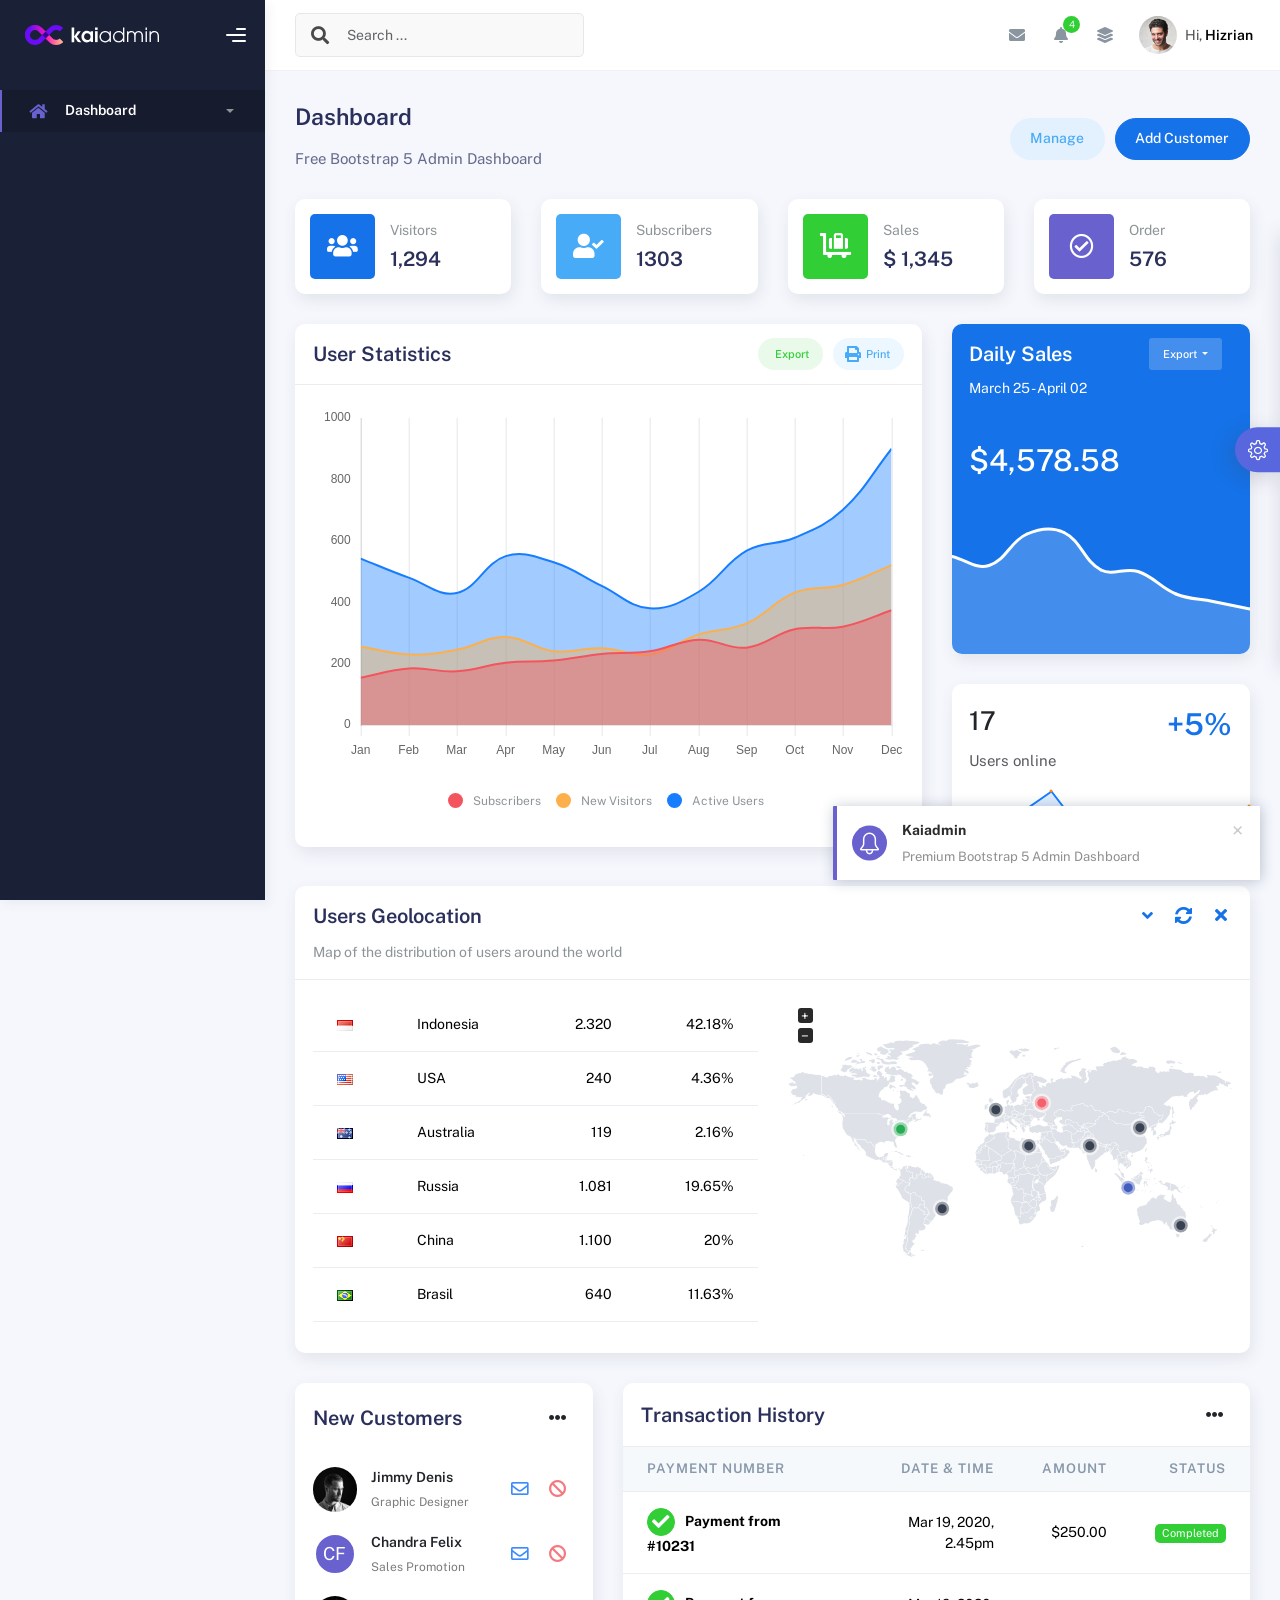
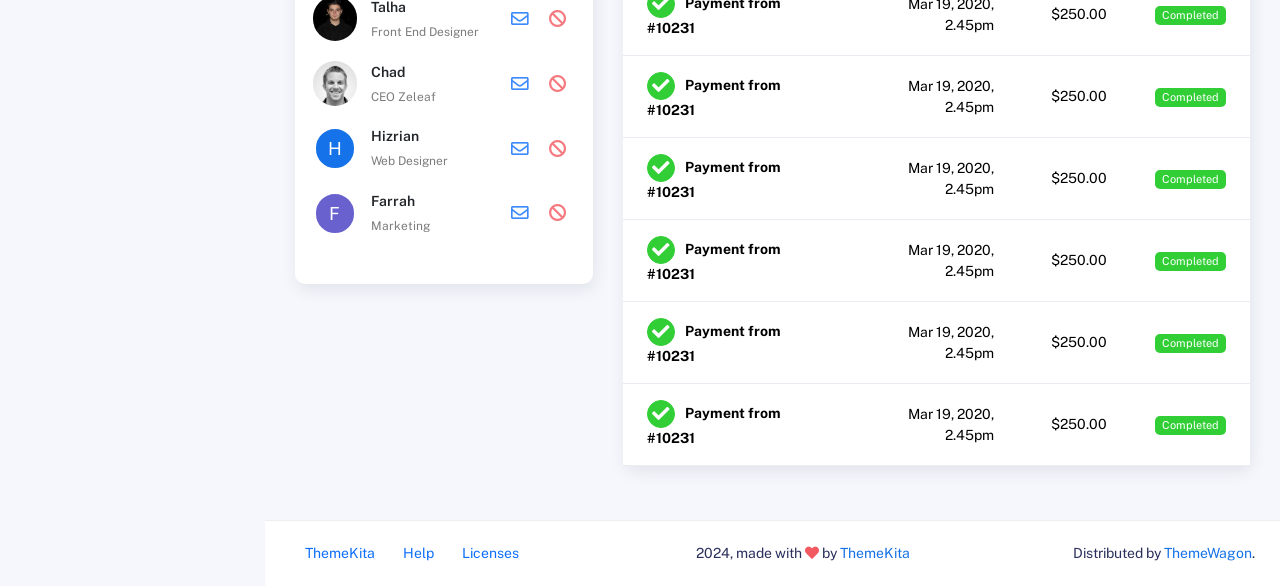
<file: public/index.html>
<!DOCTYPE html>
<html lang="en">
  <head>
    <meta http-equiv="X-UA-Compatible" content="IE=edge" />
    <title>Kaiadmin - Bootstrap 5 Admin Dashboard</title>
    <meta
      content="width=device-width, initial-scale=1.0, shrink-to-fit=no"
      name="viewport"
    />
    <link
      rel="icon"
      href="assets/img/kaiadmin/favicon.ico"
      type="image/x-icon"
    />

    <!-- Fonts and icons -->
    <script src="assets/js/plugin/webfont/webfont.min.js"></script>
    <script>
      WebFont.load({
        google: { families: ["Public Sans:300,400,500,600,700"] },
        custom: {
          families: [
            "Font Awesome 5 Solid",
            "Font Awesome 5 Regular",
            "Font Awesome 5 Brands",
            "simple-line-icons",
          ],
          urls: ["assets/css/fonts.min.css"],
        },
        active: function () {
          sessionStorage.fonts = true;
        },
      });
    </script>

    <!-- CSS Files -->
    <link rel="stylesheet" href="assets/css/bootstrap.min.css" />
    <link rel="stylesheet" href="assets/css/plugins.min.css" />
    <link rel="stylesheet" href="assets/css/kaiadmin.min.css" />

    <!-- CSS Just for demo purpose, don't include it in your project -->
    <link rel="stylesheet" href="assets/css/demo.css" />
  </head>
  <body>
    <div class="wrapper">
      <!-- Sidebar -->
      <div class="sidebar" data-background-color="dark">
        <div class="sidebar-logo">
          <!-- Logo Header -->
          <div class="logo-header" data-background-color="dark">
            <a href="./dashboard" class="logo">
              <img
                src="assets/img/kaiadmin/logo_light.svg"
                alt="navbar brand"
                class="navbar-brand"
                height="20"
              />
            </a>
            <div class="nav-toggle">
              <button class="btn btn-toggle toggle-sidebar">
                <i class="gg-menu-right"></i>
              </button>
              <button class="btn btn-toggle sidenav-toggler">
                <i class="gg-menu-left"></i>
              </button>
            </div>
            <button class="topbar-toggler more">
              <i class="gg-more-vertical-alt"></i>
            </button>
          </div>
          <!-- End Logo Header -->
        </div>
        <div class="sidebar-wrapper scrollbar scrollbar-inner">
          <div class="sidebar-content">
            <ul class="nav nav-secondary">
              <li class="nav-item active">
                <a
                  data-bs-toggle="collapse"
                  href="#dashboard"
                  class="collapsed"
                  aria-expanded="false"
                >
                  <i class="fas fa-home"></i>
                  <p>Dashboard</p>
                  <span class="caret"></span>
                </a>
                <div class="collapse" id="dashboard">
                  <ul class="nav nav-collapse">
                    <li>
                      <a href="/imageform">
                        <span class="sub-item">Sliders</span>
                      </a>
                    </li>
                    <li>
                      <a href="../demo1/index.html">
                        <span class="sub-item">Services</span>
                      </a>
                    </li>
                    <li>
                      <a href="../demo1/index.html">
                        <span class="sub-item">About us</span>
                      </a>
                    </li>
                    <li>
                      <a href="../demo1/index.html">
                        <span class="sub-item">Why Choose Us</span>
                      </a>
                    </li>
                    <li>
                      <a href="../demo1/index.html">
                        <span class="sub-item">Our Team</span>
                      </a>
                    </li>
                    <li>
                      <a href="../demo1/index.html">
                        <span class="sub-item">Client Review</span>
                      </a>
                    </li>
                  </ul>
                </div>
              </li>
              <!-- <li class="nav-section">
                <span class="sidebar-mini-icon">
                  <i class="fa fa-ellipsis-h"></i>
                </span>
                <h4 class="text-section">Components</h4>
              </li>
              <li class="nav-item">
                <a data-bs-toggle="collapse" href="#base">
                  <i class="fas fa-layer-group"></i>
                  <p>Base</p>
                  <span class="caret"></span>
                </a>
                <div class="collapse" id="base">
                  <ul class="nav nav-collapse">
                    <li>
                      <a href="components/avatars.html">
                        <span class="sub-item">Avatars</span>
                      </a>
                    </li>
                    <li>
                      <a href="components/buttons.html">
                        <span class="sub-item">Buttons</span>
                      </a>
                    </li>
                    <li>
                      <a href="components/gridsystem.html">
                        <span class="sub-item">Grid System</span>
                      </a>
                    </li>
                    <li>
                      <a href="components/panels.html">
                        <span class="sub-item">Panels</span>
                      </a>
                    </li>
                    <li>
                      <a href="components/notifications.html">
                        <span class="sub-item">Notifications</span>
                      </a>
                    </li>
                    <li>
                      <a href="components/sweetalert.html">
                        <span class="sub-item">Sweet Alert</span>
                      </a>
                    </li>
                    <li>
                      <a href="components/font-awesome-icons.html">
                        <span class="sub-item">Font Awesome Icons</span>
                      </a>
                    </li>
                    <li>
                      <a href="components/simple-line-icons.html">
                        <span class="sub-item">Simple Line Icons</span>
                      </a>
                    </li>
                    <li>
                      <a href="components/typography.html">
                        <span class="sub-item">Typography</span>
                      </a>
                    </li>
                  </ul>
                </div>
              </li>
              <li class="nav-item">
                <a data-bs-toggle="collapse" href="#sidebarLayouts">
                  <i class="fas fa-th-list"></i>
                  <p>Sidebar Layouts</p>
                  <span class="caret"></span>
                </a>
                <div class="collapse" id="sidebarLayouts">
                  <ul class="nav nav-collapse">
                    <li>
                      <a href="sidebar-style-2.html">
                        <span class="sub-item">Sidebar Style 2</span>
                      </a>
                    </li>
                    <li>
                      <a href="icon-menu.html">
                        <span class="sub-item">Icon Menu</span>
                      </a>
                    </li>
                  </ul>
                </div>
              </li>
              <li class="nav-item">
                <a data-bs-toggle="collapse" href="#forms">
                  <i class="fas fa-pen-square"></i>
                  <p>Forms</p>
                  <span class="caret"></span>
                </a>
                <div class="collapse" id="forms">
                  <ul class="nav nav-collapse">
                    <li>
                      <a href="forms/forms.html">
                        <span class="sub-item">Basic Form</span>
                      </a>
                    </li>
                  </ul>
                </div>
              </li>
              <li class="nav-item">
                <a data-bs-toggle="collapse" href="#tables">
                  <i class="fas fa-table"></i>
                  <p>Tables</p>
                  <span class="caret"></span>
                </a>
                <div class="collapse" id="tables">
                  <ul class="nav nav-collapse">
                    <li>
                      <a href="tables/tables.html">
                        <span class="sub-item">Basic Table</span>
                      </a>
                    </li>
                    <li>
                      <a href="tables/datatables.html">
                        <span class="sub-item">Datatables</span>
                      </a>
                    </li>
                  </ul>
                </div>
              </li>
              <li class="nav-item">
                <a data-bs-toggle="collapse" href="#maps">
                  <i class="fas fa-map-marker-alt"></i>
                  <p>Maps</p>
                  <span class="caret"></span>
                </a>
                <div class="collapse" id="maps">
                  <ul class="nav nav-collapse">
                    <li>
                      <a href="maps/googlemaps.html">
                        <span class="sub-item">Google Maps</span>
                      </a>
                    </li>
                    <li>
                      <a href="maps/jsvectormap.html">
                        <span class="sub-item">Jsvectormap</span>
                      </a>
                    </li>
                  </ul>
                </div>
              </li>
              <li class="nav-item">
                <a data-bs-toggle="collapse" href="#charts">
                  <i class="far fa-chart-bar"></i>
                  <p>Charts</p>
                  <span class="caret"></span>
                </a>
                <div class="collapse" id="charts">
                  <ul class="nav nav-collapse">
                    <li>
                      <a href="charts/charts.html">
                        <span class="sub-item">Chart Js</span>
                      </a>
                    </li>
                    <li>
                      <a href="charts/sparkline.html">
                        <span class="sub-item">Sparkline</span>
                      </a>
                    </li>
                  </ul>
                </div>
              </li>
              <li class="nav-item">
                <a href="widgets.html">
                  <i class="fas fa-desktop"></i>
                  <p>Widgets</p>
                  <span class="badge badge-success">4</span>
                </a>
              </li>
              <li class="nav-item">
                <a href="../../documentation/index.html">
                  <i class="fas fa-file"></i>
                  <p>Documentation</p>
                  <span class="badge badge-secondary">1</span>
                </a>
              </li>
              <li class="nav-item">
                <a data-bs-toggle="collapse" href="#submenu">
                  <i class="fas fa-bars"></i>
                  <p>Menu Levels</p>
                  <span class="caret"></span>
                </a>
                <div class="collapse" id="submenu">
                  <ul class="nav nav-collapse">
                    <li>
                      <a data-bs-toggle="collapse" href="#subnav1">
                        <span class="sub-item">Level 1</span>
                        <span class="caret"></span>
                      </a>
                      <div class="collapse" id="subnav1">
                        <ul class="nav nav-collapse subnav">
                          <li>
                            <a href="#">
                              <span class="sub-item">Level 2</span>
                            </a>
                          </li>
                          <li>
                            <a href="#">
                              <span class="sub-item">Level 2</span>
                            </a>
                          </li>
                        </ul>
                      </div>
                    </li>
                    <li>
                      <a data-bs-toggle="collapse" href="#subnav2">
                        <span class="sub-item">Level 1</span>
                        <span class="caret"></span>
                      </a>
                      <div class="collapse" id="subnav2">
                        <ul class="nav nav-collapse subnav">
                          <li>
                            <a href="#">
                              <span class="sub-item">Level 2</span>
                            </a>
                          </li>
                        </ul>
                      </div>
                    </li>
                    <li>
                      <a href="#">
                        <span class="sub-item">Level 1</span>
                      </a>
                    </li>
                  </ul>
                </div>
              </li>
            </ul> -->
          </div>
        </div>
      </div>
      <!-- End Sidebar -->

      <div class="main-panel">
        <div class="main-header">
          <div class="main-header-logo">
            <!-- Logo Header -->
            <div class="logo-header" data-background-color="dark">
              <a href="index.html" class="logo">
                <img
                  src="assets/img/kaiadmin/logo_light.svg"
                  alt="navbar brand"
                  class="navbar-brand"
                  height="20"
                />
              </a>
              <div class="nav-toggle">
                <button class="btn btn-toggle toggle-sidebar">
                  <i class="gg-menu-right"></i>
                </button>
                <button class="btn btn-toggle sidenav-toggler">
                  <i class="gg-menu-left"></i>
                </button>
              </div>
              <button class="topbar-toggler more">
                <i class="gg-more-vertical-alt"></i>
              </button>
            </div>
            <!-- End Logo Header -->
          </div>
          <!-- Navbar Header -->
          <nav
            class="navbar navbar-header navbar-header-transparent navbar-expand-lg border-bottom"
          >
            <div class="container-fluid">
              <nav
                class="navbar navbar-header-left navbar-expand-lg navbar-form nav-search p-0 d-none d-lg-flex"
              >
                <div class="input-group">
                  <div class="input-group-prepend">
                    <button type="submit" class="btn btn-search pe-1">
                      <i class="fa fa-search search-icon"></i>
                    </button>
                  </div>
                  <input
                    type="text"
                    placeholder="Search ..."
                    class="form-control"
                  />
                </div>
              </nav>

              <ul class="navbar-nav topbar-nav ms-md-auto align-items-center">
                <li
                  class="nav-item topbar-icon dropdown hidden-caret d-flex d-lg-none"
                >
                  <a
                    class="nav-link dropdown-toggle"
                    data-bs-toggle="dropdown"
                    href="#"
                    role="button"
                    aria-expanded="false"
                    aria-haspopup="true"
                  >
                    <i class="fa fa-search"></i>
                  </a>
                  <ul class="dropdown-menu dropdown-search animated fadeIn">
                    <form class="navbar-left navbar-form nav-search">
                      <div class="input-group">
                        <input
                          type="text"
                          placeholder="Search ..."
                          class="form-control"
                        />
                      </div>
                    </form>
                  </ul>
                </li>
                <li class="nav-item topbar-icon dropdown hidden-caret">
                  <a
                    class="nav-link dropdown-toggle"
                    href="#"
                    id="messageDropdown"
                    role="button"
                    data-bs-toggle="dropdown"
                    aria-haspopup="true"
                    aria-expanded="false"
                  >
                    <i class="fa fa-envelope"></i>
                  </a>
                  <ul
                    class="dropdown-menu messages-notif-box animated fadeIn"
                    aria-labelledby="messageDropdown"
                  >
                    <li>
                      <div
                        class="dropdown-title d-flex justify-content-between align-items-center"
                      >
                        Messages
                        <a href="#" class="small">Mark all as read</a>
                      </div>
                    </li>
                    <li>
                      <div class="message-notif-scroll scrollbar-outer">
                        <div class="notif-center">
                          <a href="#">
                            <div class="notif-img">
                              <img
                                src="assets/img/jm_denis.jpg"
                                alt="Img Profile"
                              />
                            </div>
                            <div class="notif-content">
                              <span class="subject">Jimmy Denis</span>
                              <span class="block"> How are you ? </span>
                              <span class="time">5 minutes ago</span>
                            </div>
                          </a>
                          <a href="#">
                            <div class="notif-img">
                              <img
                                src="assets/img/chadengle.jpg"
                                alt="Img Profile"
                              />
                            </div>
                            <div class="notif-content">
                              <span class="subject">Chad</span>
                              <span class="block"> Ok, Thanks ! </span>
                              <span class="time">12 minutes ago</span>
                            </div>
                          </a>
                          <a href="#">
                            <div class="notif-img">
                              <img
                                src="assets/img/mlane.jpg"
                                alt="Img Profile"
                              />
                            </div>
                            <div class="notif-content">
                              <span class="subject">Jhon Doe</span>
                              <span class="block">
                                Ready for the meeting today...
                              </span>
                              <span class="time">12 minutes ago</span>
                            </div>
                          </a>
                          <a href="#">
                            <div class="notif-img">
                              <img
                                src="assets/img/talha.jpg"
                                alt="Img Profile"
                              />
                            </div>
                            <div class="notif-content">
                              <span class="subject">Talha</span>
                              <span class="block"> Hi, Apa Kabar ? </span>
                              <span class="time">17 minutes ago</span>
                            </div>
                          </a>
                        </div>
                      </div>
                    </li>
                    <li>
                      <a class="see-all" href="javascript:void(0);"
                        >See all messages<i class="fa fa-angle-right"></i>
                      </a>
                    </li>
                  </ul>
                </li>
                <li class="nav-item topbar-icon dropdown hidden-caret">
                  <a
                    class="nav-link dropdown-toggle"
                    href="#"
                    id="notifDropdown"
                    role="button"
                    data-bs-toggle="dropdown"
                    aria-haspopup="true"
                    aria-expanded="false"
                  >
                    <i class="fa fa-bell"></i>
                    <span class="notification">4</span>
                  </a>
                  <ul
                    class="dropdown-menu notif-box animated fadeIn"
                    aria-labelledby="notifDropdown"
                  >
                    <li>
                      <div class="dropdown-title">
                        You have 4 new notification
                      </div>
                    </li>
                    <li>
                      <div class="notif-scroll scrollbar-outer">
                        <div class="notif-center">
                          <a href="#">
                            <div class="notif-icon notif-primary">
                              <i class="fa fa-user-plus"></i>
                            </div>
                            <div class="notif-content">
                              <span class="block"> New user registered </span>
                              <span class="time">5 minutes ago</span>
                            </div>
                          </a>
                          <a href="#">
                            <div class="notif-icon notif-success">
                              <i class="fa fa-comment"></i>
                            </div>
                            <div class="notif-content">
                              <span class="block">
                                Rahmad commented on Admin
                              </span>
                              <span class="time">12 minutes ago</span>
                            </div>
                          </a>
                          <a href="#">
                            <div class="notif-img">
                              <img
                                src="assets/img/profile2.jpg"
                                alt="Img Profile"
                              />
                            </div>
                            <div class="notif-content">
                              <span class="block">
                                Reza send messages to you
                              </span>
                              <span class="time">12 minutes ago</span>
                            </div>
                          </a>
                          <a href="#">
                            <div class="notif-icon notif-danger">
                              <i class="fa fa-heart"></i>
                            </div>
                            <div class="notif-content">
                              <span class="block"> Farrah liked Admin </span>
                              <span class="time">17 minutes ago</span>
                            </div>
                          </a>
                        </div>
                      </div>
                    </li>
                    <li>
                      <a class="see-all" href="javascript:void(0);"
                        >See all notifications<i class="fa fa-angle-right"></i>
                      </a>
                    </li>
                  </ul>
                </li>
                <li class="nav-item topbar-icon dropdown hidden-caret">
                  <a
                    class="nav-link"
                    data-bs-toggle="dropdown"
                    href="#"
                    aria-expanded="false"
                  >
                    <i class="fas fa-layer-group"></i>
                  </a>
                  <div class="dropdown-menu quick-actions animated fadeIn">
                    <div class="quick-actions-header">
                      <span class="title mb-1">Quick Actions</span>
                      <span class="subtitle op-7">Shortcuts</span>
                    </div>
                    <div class="quick-actions-scroll scrollbar-outer">
                      <div class="quick-actions-items">
                        <div class="row m-0">
                          <a class="col-6 col-md-4 p-0" href="#">
                            <div class="quick-actions-item">
                              <div class="avatar-item bg-danger rounded-circle">
                                <i class="far fa-calendar-alt"></i>
                              </div>
                              <span class="text">Calendar</span>
                            </div>
                          </a>
                          <a class="col-6 col-md-4 p-0" href="#">
                            <div class="quick-actions-item">
                              <div
                                class="avatar-item bg-warning rounded-circle"
                              >
                                <i class="fas fa-map"></i>
                              </div>
                              <span class="text">Maps</span>
                            </div>
                          </a>
                          <a class="col-6 col-md-4 p-0" href="#">
                            <div class="quick-actions-item">
                              <div class="avatar-item bg-info rounded-circle">
                                <i class="fas fa-file-excel"></i>
                              </div>
                              <span class="text">Reports</span>
                            </div>
                          </a>
                          <a class="col-6 col-md-4 p-0" href="#">
                            <div class="quick-actions-item">
                              <div
                                class="avatar-item bg-success rounded-circle"
                              >
                                <i class="fas fa-envelope"></i>
                              </div>
                              <span class="text">Emails</span>
                            </div>
                          </a>
                          <a class="col-6 col-md-4 p-0" href="#">
                            <div class="quick-actions-item">
                              <div
                                class="avatar-item bg-primary rounded-circle"
                              >
                                <i class="fas fa-file-invoice-dollar"></i>
                              </div>
                              <span class="text">Invoice</span>
                            </div>
                          </a>
                          <a class="col-6 col-md-4 p-0" href="#">
                            <div class="quick-actions-item">
                              <div
                                class="avatar-item bg-secondary rounded-circle"
                              >
                                <i class="fas fa-credit-card"></i>
                              </div>
                              <span class="text">Payments</span>
                            </div>
                          </a>
                        </div>
                      </div>
                    </div>
                  </div>
                </li>

                <li class="nav-item topbar-user dropdown hidden-caret">
                  <a
                    class="dropdown-toggle profile-pic"
                    data-bs-toggle="dropdown"
                    href="#"
                    aria-expanded="false"
                  >
                    <div class="avatar-sm">
                      <img
                        src="assets/img/profile.jpg"
                        alt="..."
                        class="avatar-img rounded-circle"
                      />
                    </div>
                    <span class="profile-username">
                      <span class="op-7">Hi,</span>
                      <span class="fw-bold">Hizrian</span>
                    </span>
                  </a>
                  <ul class="dropdown-menu dropdown-user animated fadeIn">
                    <div class="dropdown-user-scroll scrollbar-outer">
                      <li>
                        <div class="user-box">
                          <div class="avatar-lg">
                            <img
                              src="assets/img/profile.jpg"
                              alt="image profile"
                              class="avatar-img rounded"
                            />
                          </div>
                          <div class="u-text">
                            <h4>Hizrian</h4>
                            <p class="text-muted">hello@example.com</p>
                            <a
                              href="profile.html"
                              class="btn btn-xs btn-secondary btn-sm"
                              >View Profile</a
                            >
                          </div>
                        </div>
                      </li>
                      <li>
                        <div class="dropdown-divider"></div>
                        <a class="dropdown-item" href="#">My Profile</a>
                        <a class="dropdown-item" href="#">My Balance</a>
                        <a class="dropdown-item" href="#">Inbox</a>
                        <div class="dropdown-divider"></div>
                        <a class="dropdown-item" href="#">Account Setting</a>
                        <div class="dropdown-divider"></div>
                        <a class="dropdown-item" href="#">Logout</a>
                      </li>
                    </div>
                  </ul>
                </li>
              </ul>
            </div>
          </nav>
          <!-- End Navbar -->
        </div>

        <div class="container">
          <div class="page-inner">
            <div
              class="d-flex align-items-left align-items-md-center flex-column flex-md-row pt-2 pb-4"
            >
              <div>
                <h3 class="fw-bold mb-3">Dashboard</h3>
                <h6 class="op-7 mb-2">Free Bootstrap 5 Admin Dashboard</h6>
              </div>
              <div class="ms-md-auto py-2 py-md-0">
                <a href="#" class="btn btn-label-info btn-round me-2">Manage</a>
                <a href="#" class="btn btn-primary btn-round">Add Customer</a>
              </div>
            </div>
            <div class="row">
              <div class="col-sm-6 col-md-3">
                <div class="card card-stats card-round">
                  <div class="card-body">
                    <div class="row align-items-center">
                      <div class="col-icon">
                        <div
                          class="icon-big text-center icon-primary bubble-shadow-small"
                        >
                          <i class="fas fa-users"></i>
                        </div>
                      </div>
                      <div class="col col-stats ms-3 ms-sm-0">
                        <div class="numbers">
                          <p class="card-category">Visitors</p>
                          <h4 class="card-title">1,294</h4>
                        </div>
                      </div>
                    </div>
                  </div>
                </div>
              </div>
              <div class="col-sm-6 col-md-3">
                <div class="card card-stats card-round">
                  <div class="card-body">
                    <div class="row align-items-center">
                      <div class="col-icon">
                        <div
                          class="icon-big text-center icon-info bubble-shadow-small"
                        >
                          <i class="fas fa-user-check"></i>
                        </div>
                      </div>
                      <div class="col col-stats ms-3 ms-sm-0">
                        <div class="numbers">
                          <p class="card-category">Subscribers</p>
                          <h4 class="card-title">1303</h4>
                        </div>
                      </div>
                    </div>
                  </div>
                </div>
              </div>
              <div class="col-sm-6 col-md-3">
                <div class="card card-stats card-round">
                  <div class="card-body">
                    <div class="row align-items-center">
                      <div class="col-icon">
                        <div
                          class="icon-big text-center icon-success bubble-shadow-small"
                        >
                          <i class="fas fa-luggage-cart"></i>
                        </div>
                      </div>
                      <div class="col col-stats ms-3 ms-sm-0">
                        <div class="numbers">
                          <p class="card-category">Sales</p>
                          <h4 class="card-title">$ 1,345</h4>
                        </div>
                      </div>
                    </div>
                  </div>
                </div>
              </div>
              <div class="col-sm-6 col-md-3">
                <div class="card card-stats card-round">
                  <div class="card-body">
                    <div class="row align-items-center">
                      <div class="col-icon">
                        <div
                          class="icon-big text-center icon-secondary bubble-shadow-small"
                        >
                          <i class="far fa-check-circle"></i>
                        </div>
                      </div>
                      <div class="col col-stats ms-3 ms-sm-0">
                        <div class="numbers">
                          <p class="card-category">Order</p>
                          <h4 class="card-title">576</h4>
                        </div>
                      </div>
                    </div>
                  </div>
                </div>
              </div>
            </div>
            <div class="row">
              <div class="col-md-8">
                <div class="card card-round">
                  <div class="card-header">
                    <div class="card-head-row">
                      <div class="card-title">User Statistics</div>
                      <div class="card-tools">
                        <a
                          href="#"
                          class="btn btn-label-success btn-round btn-sm me-2"
                        >
                          <span class="btn-label">
                            <i class="fa fa-pencil"></i>
                          </span>
                          Export
                        </a>
                        <a href="#" class="btn btn-label-info btn-round btn-sm">
                          <span class="btn-label">
                            <i class="fa fa-print"></i>
                          </span>
                          Print
                        </a>
                      </div>
                    </div>
                  </div>
                  <div class="card-body">
                    <div class="chart-container" style="min-height: 375px">
                      <canvas id="statisticsChart"></canvas>
                    </div>
                    <div id="myChartLegend"></div>
                  </div>
                </div>
              </div>
              <div class="col-md-4">
                <div class="card card-primary card-round">
                  <div class="card-header">
                    <div class="card-head-row">
                      <div class="card-title">Daily Sales</div>
                      <div class="card-tools">
                        <div class="dropdown">
                          <button
                            class="btn btn-sm btn-label-light dropdown-toggle"
                            type="button"
                            id="dropdownMenuButton"
                            data-bs-toggle="dropdown"
                            aria-haspopup="true"
                            aria-expanded="false"
                          >
                            Export
                          </button>
                          <div
                            class="dropdown-menu"
                            aria-labelledby="dropdownMenuButton"
                          >
                            <a class="dropdown-item" href="#">Action</a>
                            <a class="dropdown-item" href="#">Another action</a>
                            <a class="dropdown-item" href="#"
                              >Something else here</a
                            >
                          </div>
                        </div>
                      </div>
                    </div>
                    <div class="card-category">March 25 - April 02</div>
                  </div>
                  <div class="card-body pb-0">
                    <div class="mb-4 mt-2">
                      <h1>$4,578.58</h1>
                    </div>
                    <div class="pull-in">
                      <canvas id="dailySalesChart"></canvas>
                    </div>
                  </div>
                </div>
                <div class="card card-round">
                  <div class="card-body pb-0">
                    <div class="h1 fw-bold float-end text-primary">+5%</div>
                    <h2 class="mb-2">17</h2>
                    <p class="text-muted">Users online</p>
                    <div class="pull-in sparkline-fix">
                      <div id="lineChart"></div>
                    </div>
                  </div>
                </div>
              </div>
            </div>
            <div class="row">
              <div class="col-md-12">
                <div class="card card-round">
                  <div class="card-header">
                    <div class="card-head-row card-tools-still-right">
                      <h4 class="card-title">Users Geolocation</h4>
                      <div class="card-tools">
                        <button
                          class="btn btn-icon btn-link btn-primary btn-xs"
                        >
                          <span class="fa fa-angle-down"></span>
                        </button>
                        <button
                          class="btn btn-icon btn-link btn-primary btn-xs btn-refresh-card"
                        >
                          <span class="fa fa-sync-alt"></span>
                        </button>
                        <button
                          class="btn btn-icon btn-link btn-primary btn-xs"
                        >
                          <span class="fa fa-times"></span>
                        </button>
                      </div>
                    </div>
                    <p class="card-category">
                      Map of the distribution of users around the world
                    </p>
                  </div>
                  <div class="card-body">
                    <div class="row">
                      <div class="col-md-6">
                        <div class="table-responsive table-hover table-sales">
                          <table class="table">
                            <tbody>
                              <tr>
                                <td>
                                  <div class="flag">
                                    <img
                                      src="assets/img/flags/id.png"
                                      alt="indonesia"
                                    />
                                  </div>
                                </td>
                                <td>Indonesia</td>
                                <td class="text-end">2.320</td>
                                <td class="text-end">42.18%</td>
                              </tr>
                              <tr>
                                <td>
                                  <div class="flag">
                                    <img
                                      src="assets/img/flags/us.png"
                                      alt="united states"
                                    />
                                  </div>
                                </td>
                                <td>USA</td>
                                <td class="text-end">240</td>
                                <td class="text-end">4.36%</td>
                              </tr>
                              <tr>
                                <td>
                                  <div class="flag">
                                    <img
                                      src="assets/img/flags/au.png"
                                      alt="australia"
                                    />
                                  </div>
                                </td>
                                <td>Australia</td>
                                <td class="text-end">119</td>
                                <td class="text-end">2.16%</td>
                              </tr>
                              <tr>
                                <td>
                                  <div class="flag">
                                    <img
                                      src="assets/img/flags/ru.png"
                                      alt="russia"
                                    />
                                  </div>
                                </td>
                                <td>Russia</td>
                                <td class="text-end">1.081</td>
                                <td class="text-end">19.65%</td>
                              </tr>
                              <tr>
                                <td>
                                  <div class="flag">
                                    <img
                                      src="assets/img/flags/cn.png"
                                      alt="china"
                                    />
                                  </div>
                                </td>
                                <td>China</td>
                                <td class="text-end">1.100</td>
                                <td class="text-end">20%</td>
                              </tr>
                              <tr>
                                <td>
                                  <div class="flag">
                                    <img
                                      src="assets/img/flags/br.png"
                                      alt="brazil"
                                    />
                                  </div>
                                </td>
                                <td>Brasil</td>
                                <td class="text-end">640</td>
                                <td class="text-end">11.63%</td>
                              </tr>
                            </tbody>
                          </table>
                        </div>
                      </div>
                      <div class="col-md-6">
                        <div class="mapcontainer">
                          <div
                            id="world-map"
                            class="w-100"
                            style="height: 300px"
                          ></div>
                        </div>
                      </div>
                    </div>
                  </div>
                </div>
              </div>
            </div>
            <div class="row">
              <div class="col-md-4">
                <div class="card card-round">
                  <div class="card-body">
                    <div class="card-head-row card-tools-still-right">
                      <div class="card-title">New Customers</div>
                      <div class="card-tools">
                        <div class="dropdown">
                          <button
                            class="btn btn-icon btn-clean me-0"
                            type="button"
                            id="dropdownMenuButton"
                            data-bs-toggle="dropdown"
                            aria-haspopup="true"
                            aria-expanded="false"
                          >
                            <i class="fas fa-ellipsis-h"></i>
                          </button>
                          <div
                            class="dropdown-menu"
                            aria-labelledby="dropdownMenuButton"
                          >
                            <a class="dropdown-item" href="#">Action</a>
                            <a class="dropdown-item" href="#">Another action</a>
                            <a class="dropdown-item" href="#"
                              >Something else here</a
                            >
                          </div>
                        </div>
                      </div>
                    </div>
                    <div class="card-list py-4">
                      <div class="item-list">
                        <div class="avatar">
                          <img
                            src="assets/img/jm_denis.jpg"
                            alt="..."
                            class="avatar-img rounded-circle"
                          />
                        </div>
                        <div class="info-user ms-3">
                          <div class="username">Jimmy Denis</div>
                          <div class="status">Graphic Designer</div>
                        </div>
                        <button class="btn btn-icon btn-link op-8 me-1">
                          <i class="far fa-envelope"></i>
                        </button>
                        <button class="btn btn-icon btn-link btn-danger op-8">
                          <i class="fas fa-ban"></i>
                        </button>
                      </div>
                      <div class="item-list">
                        <div class="avatar">
                          <span
                            class="avatar-title rounded-circle border border-white"
                            >CF</span
                          >
                        </div>
                        <div class="info-user ms-3">
                          <div class="username">Chandra Felix</div>
                          <div class="status">Sales Promotion</div>
                        </div>
                        <button class="btn btn-icon btn-link op-8 me-1">
                          <i class="far fa-envelope"></i>
                        </button>
                        <button class="btn btn-icon btn-link btn-danger op-8">
                          <i class="fas fa-ban"></i>
                        </button>
                      </div>
                      <div class="item-list">
                        <div class="avatar">
                          <img
                            src="assets/img/talha.jpg"
                            alt="..."
                            class="avatar-img rounded-circle"
                          />
                        </div>
                        <div class="info-user ms-3">
                          <div class="username">Talha</div>
                          <div class="status">Front End Designer</div>
                        </div>
                        <button class="btn btn-icon btn-link op-8 me-1">
                          <i class="far fa-envelope"></i>
                        </button>
                        <button class="btn btn-icon btn-link btn-danger op-8">
                          <i class="fas fa-ban"></i>
                        </button>
                      </div>
                      <div class="item-list">
                        <div class="avatar">
                          <img
                            src="assets/img/chadengle.jpg"
                            alt="..."
                            class="avatar-img rounded-circle"
                          />
                        </div>
                        <div class="info-user ms-3">
                          <div class="username">Chad</div>
                          <div class="status">CEO Zeleaf</div>
                        </div>
                        <button class="btn btn-icon btn-link op-8 me-1">
                          <i class="far fa-envelope"></i>
                        </button>
                        <button class="btn btn-icon btn-link btn-danger op-8">
                          <i class="fas fa-ban"></i>
                        </button>
                      </div>
                      <div class="item-list">
                        <div class="avatar">
                          <span
                            class="avatar-title rounded-circle border border-white bg-primary"
                            >H</span
                          >
                        </div>
                        <div class="info-user ms-3">
                          <div class="username">Hizrian</div>
                          <div class="status">Web Designer</div>
                        </div>
                        <button class="btn btn-icon btn-link op-8 me-1">
                          <i class="far fa-envelope"></i>
                        </button>
                        <button class="btn btn-icon btn-link btn-danger op-8">
                          <i class="fas fa-ban"></i>
                        </button>
                      </div>
                      <div class="item-list">
                        <div class="avatar">
                          <span
                            class="avatar-title rounded-circle border border-white bg-secondary"
                            >F</span
                          >
                        </div>
                        <div class="info-user ms-3">
                          <div class="username">Farrah</div>
                          <div class="status">Marketing</div>
                        </div>
                        <button class="btn btn-icon btn-link op-8 me-1">
                          <i class="far fa-envelope"></i>
                        </button>
                        <button class="btn btn-icon btn-link btn-danger op-8">
                          <i class="fas fa-ban"></i>
                        </button>
                      </div>
                    </div>
                  </div>
                </div>
              </div>
              <div class="col-md-8">
                <div class="card card-round">
                  <div class="card-header">
                    <div class="card-head-row card-tools-still-right">
                      <div class="card-title">Transaction History</div>
                      <div class="card-tools">
                        <div class="dropdown">
                          <button
                            class="btn btn-icon btn-clean me-0"
                            type="button"
                            id="dropdownMenuButton"
                            data-bs-toggle="dropdown"
                            aria-haspopup="true"
                            aria-expanded="false"
                          >
                            <i class="fas fa-ellipsis-h"></i>
                          </button>
                          <div
                            class="dropdown-menu"
                            aria-labelledby="dropdownMenuButton"
                          >
                            <a class="dropdown-item" href="#">Action</a>
                            <a class="dropdown-item" href="#">Another action</a>
                            <a class="dropdown-item" href="#"
                              >Something else here</a
                            >
                          </div>
                        </div>
                      </div>
                    </div>
                  </div>
                  <div class="card-body p-0">
                    <div class="table-responsive">
                      <!-- Projects table -->
                      <table class="table align-items-center mb-0">
                        <thead class="thead-light">
                          <tr>
                            <th scope="col">Payment Number</th>
                            <th scope="col" class="text-end">Date & Time</th>
                            <th scope="col" class="text-end">Amount</th>
                            <th scope="col" class="text-end">Status</th>
                          </tr>
                        </thead>
                        <tbody>
                          <tr>
                            <th scope="row">
                              <button
                                class="btn btn-icon btn-round btn-success btn-sm me-2"
                              >
                                <i class="fa fa-check"></i>
                              </button>
                              Payment from #10231
                            </th>
                            <td class="text-end">Mar 19, 2020, 2.45pm</td>
                            <td class="text-end">$250.00</td>
                            <td class="text-end">
                              <span class="badge badge-success">Completed</span>
                            </td>
                          </tr>
                          <tr>
                            <th scope="row">
                              <button
                                class="btn btn-icon btn-round btn-success btn-sm me-2"
                              >
                                <i class="fa fa-check"></i>
                              </button>
                              Payment from #10231
                            </th>
                            <td class="text-end">Mar 19, 2020, 2.45pm</td>
                            <td class="text-end">$250.00</td>
                            <td class="text-end">
                              <span class="badge badge-success">Completed</span>
                            </td>
                          </tr>
                          <tr>
                            <th scope="row">
                              <button
                                class="btn btn-icon btn-round btn-success btn-sm me-2"
                              >
                                <i class="fa fa-check"></i>
                              </button>
                              Payment from #10231
                            </th>
                            <td class="text-end">Mar 19, 2020, 2.45pm</td>
                            <td class="text-end">$250.00</td>
                            <td class="text-end">
                              <span class="badge badge-success">Completed</span>
                            </td>
                          </tr>
                          <tr>
                            <th scope="row">
                              <button
                                class="btn btn-icon btn-round btn-success btn-sm me-2"
                              >
                                <i class="fa fa-check"></i>
                              </button>
                              Payment from #10231
                            </th>
                            <td class="text-end">Mar 19, 2020, 2.45pm</td>
                            <td class="text-end">$250.00</td>
                            <td class="text-end">
                              <span class="badge badge-success">Completed</span>
                            </td>
                          </tr>
                          <tr>
                            <th scope="row">
                              <button
                                class="btn btn-icon btn-round btn-success btn-sm me-2"
                              >
                                <i class="fa fa-check"></i>
                              </button>
                              Payment from #10231
                            </th>
                            <td class="text-end">Mar 19, 2020, 2.45pm</td>
                            <td class="text-end">$250.00</td>
                            <td class="text-end">
                              <span class="badge badge-success">Completed</span>
                            </td>
                          </tr>
                          <tr>
                            <th scope="row">
                              <button
                                class="btn btn-icon btn-round btn-success btn-sm me-2"
                              >
                                <i class="fa fa-check"></i>
                              </button>
                              Payment from #10231
                            </th>
                            <td class="text-end">Mar 19, 2020, 2.45pm</td>
                            <td class="text-end">$250.00</td>
                            <td class="text-end">
                              <span class="badge badge-success">Completed</span>
                            </td>
                          </tr>
                          <tr>
                            <th scope="row">
                              <button
                                class="btn btn-icon btn-round btn-success btn-sm me-2"
                              >
                                <i class="fa fa-check"></i>
                              </button>
                              Payment from #10231
                            </th>
                            <td class="text-end">Mar 19, 2020, 2.45pm</td>
                            <td class="text-end">$250.00</td>
                            <td class="text-end">
                              <span class="badge badge-success">Completed</span>
                            </td>
                          </tr>
                        </tbody>
                      </table>
                    </div>
                  </div>
                </div>
              </div>
            </div>
          </div>
        </div>

        <footer class="footer">
          <div class="container-fluid d-flex justify-content-between">
            <nav class="pull-left">
              <ul class="nav">
                <li class="nav-item">
                  <a class="nav-link" href="http://www.themekita.com">
                    ThemeKita
                  </a>
                </li>
                <li class="nav-item">
                  <a class="nav-link" href="#"> Help </a>
                </li>
                <li class="nav-item">
                  <a class="nav-link" href="#"> Licenses </a>
                </li>
              </ul>
            </nav>
            <div class="copyright">
              2024, made with <i class="fa fa-heart heart text-danger"></i> by
              <a href="http://www.themekita.com">ThemeKita</a>
            </div>
            <div>
              Distributed by
              <a target="_blank" href="https://themewagon.com/">ThemeWagon</a>.
            </div>
          </div>
        </footer>
      </div>

      <!-- Custom template | don't include it in your project! -->
      <div class="custom-template">
        <div class="title">Settings</div>
        <div class="custom-content">
          <div class="switcher">
            <div class="switch-block">
              <h4>Logo Header</h4>
              <div class="btnSwitch">
                <button
                  type="button"
                  class="selected changeLogoHeaderColor"
                  data-color="dark"
                ></button>
                <button
                  type="button"
                  class="changeLogoHeaderColor"
                  data-color="blue"
                ></button>
                <button
                  type="button"
                  class="changeLogoHeaderColor"
                  data-color="purple"
                ></button>
                <button
                  type="button"
                  class="changeLogoHeaderColor"
                  data-color="light-blue"
                ></button>
                <button
                  type="button"
                  class="changeLogoHeaderColor"
                  data-color="green"
                ></button>
                <button
                  type="button"
                  class="changeLogoHeaderColor"
                  data-color="orange"
                ></button>
                <button
                  type="button"
                  class="changeLogoHeaderColor"
                  data-color="red"
                ></button>
                <button
                  type="button"
                  class="changeLogoHeaderColor"
                  data-color="white"
                ></button>
                <br />
                <button
                  type="button"
                  class="changeLogoHeaderColor"
                  data-color="dark2"
                ></button>
                <button
                  type="button"
                  class="changeLogoHeaderColor"
                  data-color="blue2"
                ></button>
                <button
                  type="button"
                  class="changeLogoHeaderColor"
                  data-color="purple2"
                ></button>
                <button
                  type="button"
                  class="changeLogoHeaderColor"
                  data-color="light-blue2"
                ></button>
                <button
                  type="button"
                  class="changeLogoHeaderColor"
                  data-color="green2"
                ></button>
                <button
                  type="button"
                  class="changeLogoHeaderColor"
                  data-color="orange2"
                ></button>
                <button
                  type="button"
                  class="changeLogoHeaderColor"
                  data-color="red2"
                ></button>
              </div>
            </div>
            <div class="switch-block">
              <h4>Navbar Header</h4>
              <div class="btnSwitch">
                <button
                  type="button"
                  class="changeTopBarColor"
                  data-color="dark"
                ></button>
                <button
                  type="button"
                  class="changeTopBarColor"
                  data-color="blue"
                ></button>
                <button
                  type="button"
                  class="changeTopBarColor"
                  data-color="purple"
                ></button>
                <button
                  type="button"
                  class="changeTopBarColor"
                  data-color="light-blue"
                ></button>
                <button
                  type="button"
                  class="changeTopBarColor"
                  data-color="green"
                ></button>
                <button
                  type="button"
                  class="changeTopBarColor"
                  data-color="orange"
                ></button>
                <button
                  type="button"
                  class="changeTopBarColor"
                  data-color="red"
                ></button>
                <button
                  type="button"
                  class="selected changeTopBarColor"
                  data-color="white"
                ></button>
                <br />
                <button
                  type="button"
                  class="changeTopBarColor"
                  data-color="dark2"
                ></button>
                <button
                  type="button"
                  class="changeTopBarColor"
                  data-color="blue2"
                ></button>
                <button
                  type="button"
                  class="changeTopBarColor"
                  data-color="purple2"
                ></button>
                <button
                  type="button"
                  class="changeTopBarColor"
                  data-color="light-blue2"
                ></button>
                <button
                  type="button"
                  class="changeTopBarColor"
                  data-color="green2"
                ></button>
                <button
                  type="button"
                  class="changeTopBarColor"
                  data-color="orange2"
                ></button>
                <button
                  type="button"
                  class="changeTopBarColor"
                  data-color="red2"
                ></button>
              </div>
            </div>
            <div class="switch-block">
              <h4>Sidebar</h4>
              <div class="btnSwitch">
                <button
                  type="button"
                  class="changeSideBarColor"
                  data-color="white"
                ></button>
                <button
                  type="button"
                  class="selected changeSideBarColor"
                  data-color="dark"
                ></button>
                <button
                  type="button"
                  class="changeSideBarColor"
                  data-color="dark2"
                ></button>
              </div>
            </div>
          </div>
        </div>
        <div class="custom-toggle">
          <i class="icon-settings"></i>
        </div>
      </div>
      <!-- End Custom template -->
    </div>
    <!--   Core JS Files   -->
    <script src="assets/js/core/jquery-3.7.1.min.js"></script>
    <script src="assets/js/core/popper.min.js"></script>
    <script src="assets/js/core/bootstrap.min.js"></script>

    <!-- jQuery Scrollbar -->
    <script src="assets/js/plugin/jquery-scrollbar/jquery.scrollbar.min.js"></script>

    <!-- Chart JS -->
    <script src="assets/js/plugin/chart.js/chart.min.js"></script>

    <!-- jQuery Sparkline -->
    <script src="assets/js/plugin/jquery.sparkline/jquery.sparkline.min.js"></script>

    <!-- Chart Circle -->
    <script src="assets/js/plugin/chart-circle/circles.min.js"></script>

    <!-- Datatables -->
    <script src="assets/js/plugin/datatables/datatables.min.js"></script>

    <!-- Bootstrap Notify -->
    <script src="assets/js/plugin/bootstrap-notify/bootstrap-notify.min.js"></script>

    <!-- jQuery Vector Maps -->
    <script src="assets/js/plugin/jsvectormap/jsvectormap.min.js"></script>
    <script src="assets/js/plugin/jsvectormap/world.js"></script>

    <!-- Sweet Alert -->
    <script src="assets/js/plugin/sweetalert/sweetalert.min.js"></script>

    <!-- Kaiadmin JS -->
    <script src="assets/js/kaiadmin.min.js"></script>

    <!-- Kaiadmin DEMO methods, don't include it in your project! -->
    <script src="assets/js/setting-demo.js"></script>
    <script src="assets/js/demo.js"></script>
    <script>
      $("#lineChart").sparkline([102, 109, 120, 99, 110, 105, 115], {
        type: "line",
        height: "70",
        width: "100%",
        lineWidth: "2",
        lineColor: "#177dff",
        fillColor: "rgba(23, 125, 255, 0.14)",
      });

      $("#lineChart2").sparkline([99, 125, 122, 105, 110, 124, 115], {
        type: "line",
        height: "70",
        width: "100%",
        lineWidth: "2",
        lineColor: "#f3545d",
        fillColor: "rgba(243, 84, 93, .14)",
      });

      $("#lineChart3").sparkline([105, 103, 123, 100, 95, 105, 115], {
        type: "line",
        height: "70",
        width: "100%",
        lineWidth: "2",
        lineColor: "#ffa534",
        fillColor: "rgba(255, 165, 52, .14)",
      });
    </script>
  </body>
</html>
</file>
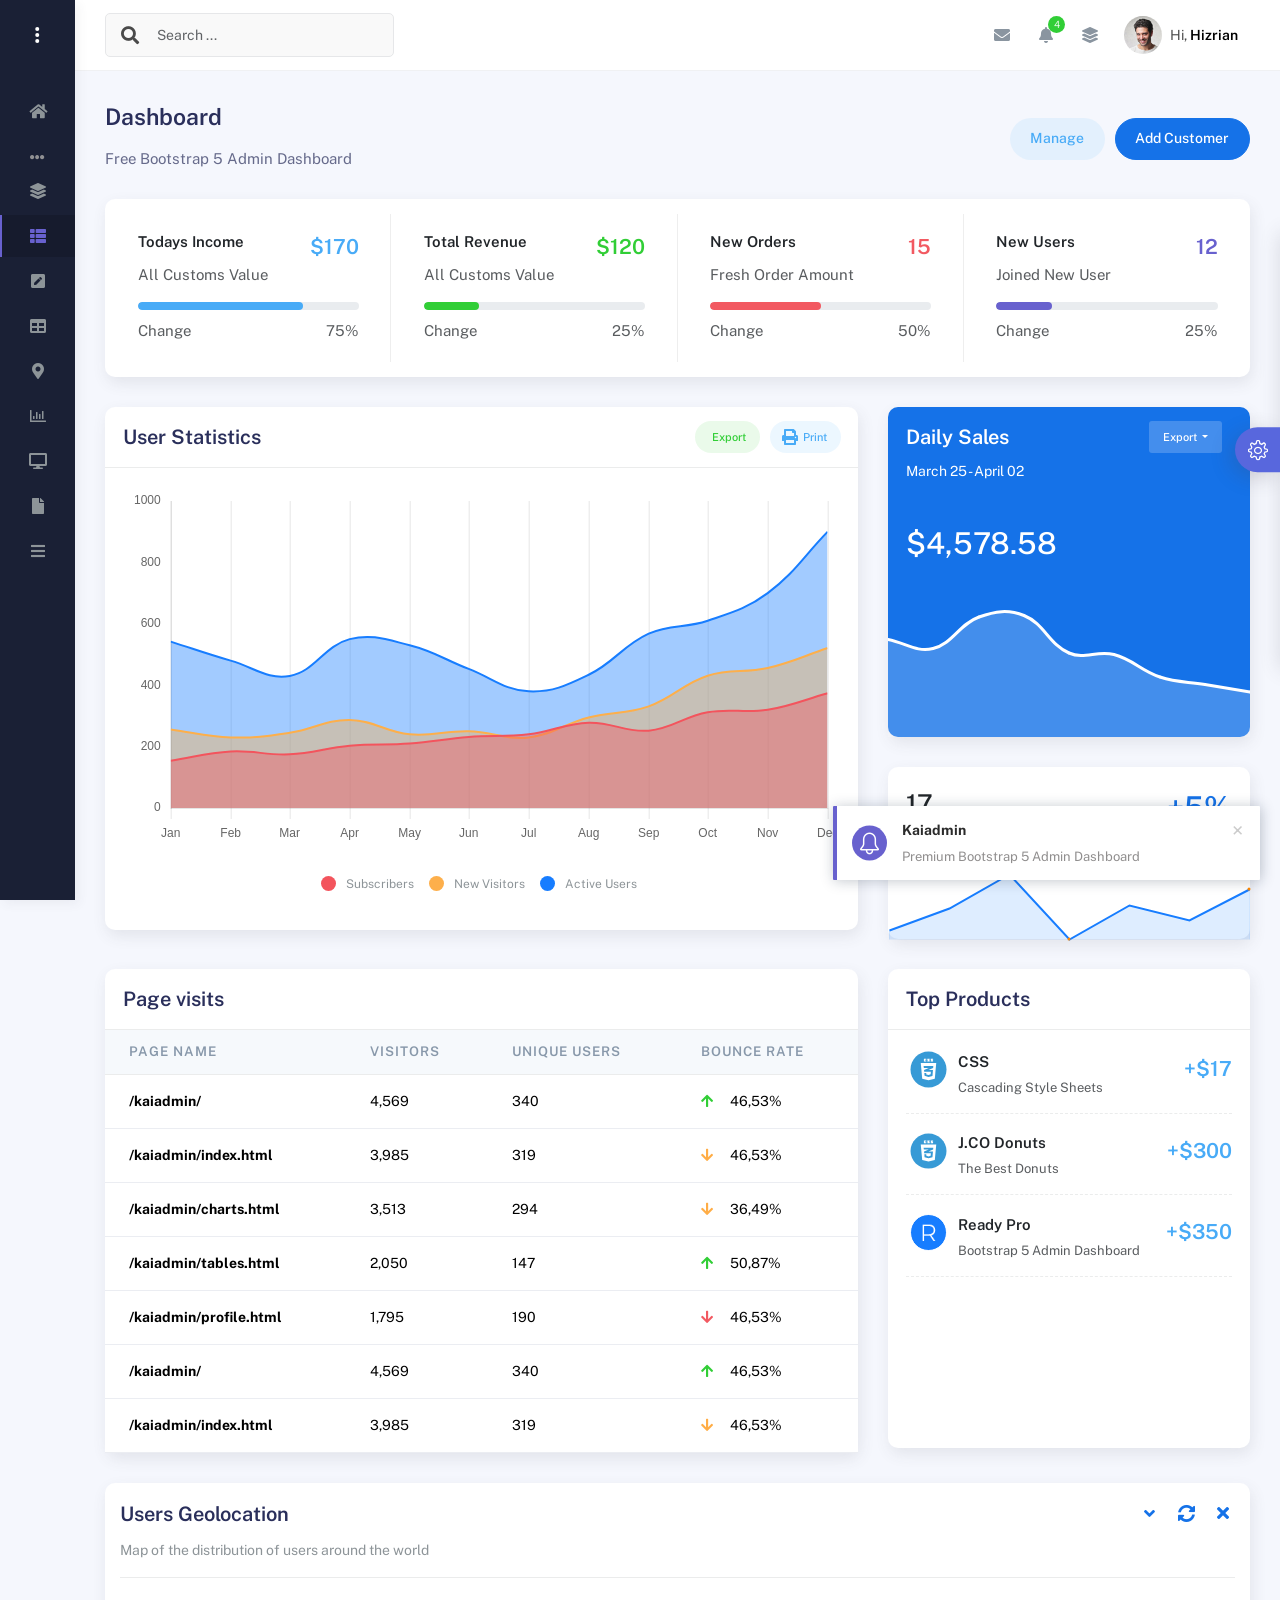
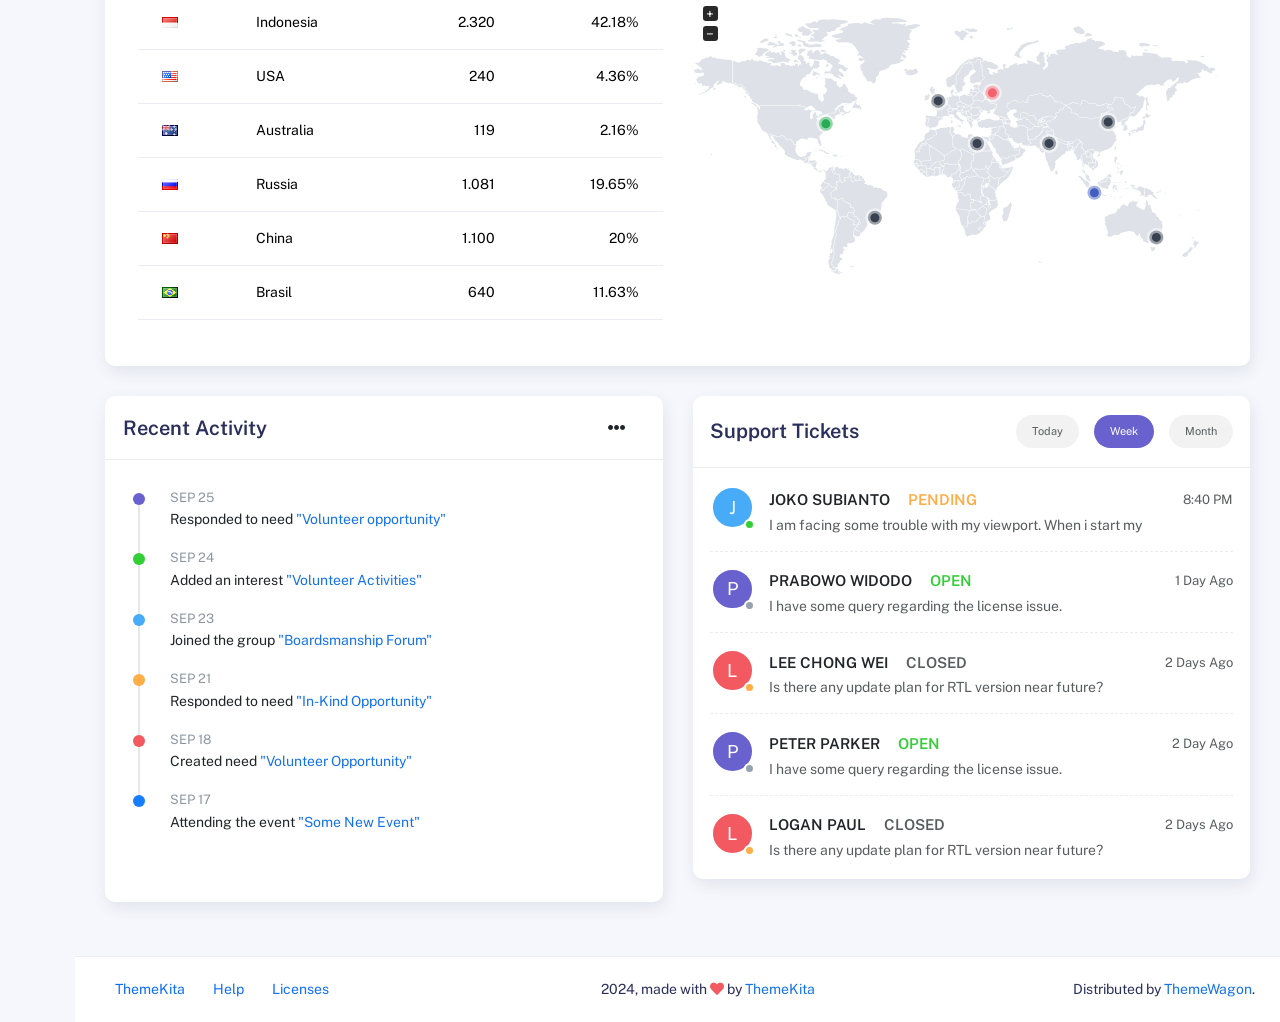
<file: public/icon-menu.html>
<!DOCTYPE html>
<html lang="en">
  <head>
    <meta http-equiv="X-UA-Compatible" content="IE=edge" />
    <title>Kaiadmin - Bootstrap 5 Admin Dashboard</title>
    <meta
      content="width=device-width, initial-scale=1.0, shrink-to-fit=no"
      name="viewport"
    />
    <link
      rel="icon"
      href="assets/img/kaiadmin/favicon.ico"
      type="image/x-icon"
    />

    <!-- Fonts and icons -->
    <script src="assets/js/plugin/webfont/webfont.min.js"></script>
    <script>
      WebFont.load({
        google: { families: ["Public Sans:300,400,500,600,700"] },
        custom: {
          families: [
            "Font Awesome 5 Solid",
            "Font Awesome 5 Regular",
            "Font Awesome 5 Brands",
            "simple-line-icons",
          ],
          urls: ["assets/css/fonts.min.css"],
        },
        active: function () {
          sessionStorage.fonts = true;
        },
      });
    </script>

    <!-- CSS Files -->
    <link rel="stylesheet" href="assets/css/bootstrap.min.css" />
    <link rel="stylesheet" href="assets/css/plugins.min.css" />
    <link rel="stylesheet" href="assets/css/kaiadmin.min.css" />

    <!-- CSS Just for demo purpose, don't include it in your project -->
    <link rel="stylesheet" href="assets/css/demo.css" />
  </head>
  <body>
    <div class="wrapper sidebar_minimize">
      <!-- Sidebar -->
      <div class="sidebar" data-background-color="dark">
        <div class="sidebar-logo">
          <!-- Logo Header -->
          <div class="logo-header" data-background-color="dark">
            <a href="index.html" class="logo">
              <img
                src="assets/img/kaiadmin/logo_light.svg"
                alt="navbar brand"
                class="navbar-brand"
                height="20"
              />
            </a>
            <div class="nav-toggle">
              <button class="btn btn-toggle toggle-sidebar">
                <i class="gg-menu-right"></i>
              </button>
              <button class="btn btn-toggle sidenav-toggler">
                <i class="gg-menu-left"></i>
              </button>
            </div>
            <button class="topbar-toggler more">
              <i class="gg-more-vertical-alt"></i>
            </button>
          </div>
          <!-- End Logo Header -->
        </div>
        <div class="sidebar-wrapper scrollbar scrollbar-inner">
          <div class="sidebar-content">
            <ul class="nav nav-secondary">
              <li class="nav-item">
                <a
                  data-bs-toggle="collapse"
                  href="#dashboard"
                  class="collapsed"
                  aria-expanded="false"
                >
                  <i class="fas fa-home"></i>
                  <p>Dashboard</p>
                  <span class="caret"></span>
                </a>
                <div class="collapse" id="dashboard">
                  <ul class="nav nav-collapse">
                    <li>
                      <a href="../demo1/index.html">
                        <span class="sub-item">Dashboard 1</span>
                      </a>
                    </li>
                  </ul>
                </div>
              </li>
              <li class="nav-section">
                <span class="sidebar-mini-icon">
                  <i class="fa fa-ellipsis-h"></i>
                </span>
                <h4 class="text-section">Components</h4>
              </li>
              <li class="nav-item">
                <a data-bs-toggle="collapse" href="#base">
                  <i class="fas fa-layer-group"></i>
                  <p>Base</p>
                  <span class="caret"></span>
                </a>
                <div class="collapse" id="base">
                  <ul class="nav nav-collapse">
                    <li>
                      <a href="components/avatars.html">
                        <span class="sub-item">Avatars</span>
                      </a>
                    </li>
                    <li>
                      <a href="components/buttons.html">
                        <span class="sub-item">Buttons</span>
                      </a>
                    </li>
                    <li>
                      <a href="components/gridsystem.html">
                        <span class="sub-item">Grid System</span>
                      </a>
                    </li>
                    <li>
                      <a href="components/panels.html">
                        <span class="sub-item">Panels</span>
                      </a>
                    </li>
                    <li>
                      <a href="components/notifications.html">
                        <span class="sub-item">Notifications</span>
                      </a>
                    </li>
                    <li>
                      <a href="components/sweetalert.html">
                        <span class="sub-item">Sweet Alert</span>
                      </a>
                    </li>
                    <li>
                      <a href="components/font-awesome-icons.html">
                        <span class="sub-item">Font Awesome Icons</span>
                      </a>
                    </li>
                    <li>
                      <a href="components/simple-line-icons.html">
                        <span class="sub-item">Simple Line Icons</span>
                      </a>
                    </li>
                    <li>
                      <a href="components/typography.html">
                        <span class="sub-item">Typography</span>
                      </a>
                    </li>
                  </ul>
                </div>
              </li>
              <li class="nav-item active submenu">
                <a data-bs-toggle="collapse" href="#sidebarLayouts">
                  <i class="fas fa-th-list"></i>
                  <p>Sidebar Layouts</p>
                  <span class="caret"></span>
                </a>
                <div class="collapse show" id="sidebarLayouts">
                  <ul class="nav nav-collapse">
                    <li>
                      <a href="sidebar-style-2.html">
                        <span class="sub-item">Sidebar Style 2</span>
                      </a>
                    </li>
                    <li class="active">
                      <a href="icon-menu.html">
                        <span class="sub-item">Icon Menu</span>
                      </a>
                    </li>
                  </ul>
                </div>
              </li>
              <li class="nav-item">
                <a data-bs-toggle="collapse" href="#forms">
                  <i class="fas fa-pen-square"></i>
                  <p>Forms</p>
                  <span class="caret"></span>
                </a>
                <div class="collapse" id="forms">
                  <ul class="nav nav-collapse">
                    <li>
                      <a href="forms/forms.html">
                        <span class="sub-item">Basic Form</span>
                      </a>
                    </li>
                  </ul>
                </div>
              </li>
              <li class="nav-item">
                <a data-bs-toggle="collapse" href="#tables">
                  <i class="fas fa-table"></i>
                  <p>Tables</p>
                  <span class="caret"></span>
                </a>
                <div class="collapse" id="tables">
                  <ul class="nav nav-collapse">
                    <li>
                      <a href="tables/tables.html">
                        <span class="sub-item">Basic Table</span>
                      </a>
                    </li>
                    <li>
                      <a href="tables/datatables.html">
                        <span class="sub-item">Datatables</span>
                      </a>
                    </li>
                  </ul>
                </div>
              </li>
              <li class="nav-item">
                <a data-bs-toggle="collapse" href="#maps">
                  <i class="fas fa-map-marker-alt"></i>
                  <p>Maps</p>
                  <span class="caret"></span>
                </a>
                <div class="collapse" id="maps">
                  <ul class="nav nav-collapse">
                    <li>
                      <a href="maps/googlemaps.html">
                        <span class="sub-item">Google Maps</span>
                      </a>
                    </li>
                    <li>
                      <a href="maps/jsvectormap.html">
                        <span class="sub-item">Jsvectormap</span>
                      </a>
                    </li>
                  </ul>
                </div>
              </li>
              <li class="nav-item">
                <a data-bs-toggle="collapse" href="#charts">
                  <i class="far fa-chart-bar"></i>
                  <p>Charts</p>
                  <span class="caret"></span>
                </a>
                <div class="collapse" id="charts">
                  <ul class="nav nav-collapse">
                    <li>
                      <a href="charts/charts.html">
                        <span class="sub-item">Chart Js</span>
                      </a>
                    </li>
                    <li>
                      <a href="charts/sparkline.html">
                        <span class="sub-item">Sparkline</span>
                      </a>
                    </li>
                  </ul>
                </div>
              </li>
              <li class="nav-item">
                <a href="widgets.html">
                  <i class="fas fa-desktop"></i>
                  <p>Widgets</p>
                  <span class="badge badge-success">4</span>
                </a>
              </li>
              <li class="nav-item">
                <a href="../../documentation/index.html">
                  <i class="fas fa-file"></i>
                  <p>Documentation</p>
                  <span class="badge badge-secondary">1</span>
                </a>
              </li>
              <li class="nav-item">
                <a data-bs-toggle="collapse" href="#submenu">
                  <i class="fas fa-bars"></i>
                  <p>Menu Levels</p>
                  <span class="caret"></span>
                </a>
                <div class="collapse" id="submenu">
                  <ul class="nav nav-collapse">
                    <li>
                      <a data-bs-toggle="collapse" href="#subnav1">
                        <span class="sub-item">Level 1</span>
                        <span class="caret"></span>
                      </a>
                      <div class="collapse" id="subnav1">
                        <ul class="nav nav-collapse subnav">
                          <li>
                            <a href="#">
                              <span class="sub-item">Level 2</span>
                            </a>
                          </li>
                          <li>
                            <a href="#">
                              <span class="sub-item">Level 2</span>
                            </a>
                          </li>
                        </ul>
                      </div>
                    </li>
                    <li>
                      <a data-bs-toggle="collapse" href="#subnav2">
                        <span class="sub-item">Level 1</span>
                        <span class="caret"></span>
                      </a>
                      <div class="collapse" id="subnav2">
                        <ul class="nav nav-collapse subnav">
                          <li>
                            <a href="#">
                              <span class="sub-item">Level 2</span>
                            </a>
                          </li>
                        </ul>
                      </div>
                    </li>
                    <li>
                      <a href="#">
                        <span class="sub-item">Level 1</span>
                      </a>
                    </li>
                  </ul>
                </div>
              </li>
            </ul>
          </div>
        </div>
      </div>
      <!-- End Sidebar -->

      <div class="main-panel">
        <div class="main-header">
          <div class="main-header-logo">
            <!-- Logo Header -->
            <div class="logo-header" data-background-color="dark">
              <a href="index.html" class="logo">
                <img
                  src="assets/img/kaiadmin/logo_light.svg"
                  alt="navbar brand"
                  class="navbar-brand"
                  height="20"
                />
              </a>
              <div class="nav-toggle">
                <button class="btn btn-toggle toggle-sidebar">
                  <i class="gg-menu-right"></i>
                </button>
                <button class="btn btn-toggle sidenav-toggler">
                  <i class="gg-menu-left"></i>
                </button>
              </div>
              <button class="topbar-toggler more">
                <i class="gg-more-vertical-alt"></i>
              </button>
            </div>
            <!-- End Logo Header -->
          </div>
          <!-- Navbar Header -->
          <nav
            class="navbar navbar-header navbar-header-transparent navbar-expand-lg border-bottom"
          >
            <div class="container-fluid">
              <nav
                class="navbar navbar-header-left navbar-expand-lg navbar-form nav-search p-0 d-none d-lg-flex"
              >
                <div class="input-group">
                  <div class="input-group-prepend">
                    <button type="submit" class="btn btn-search pe-1">
                      <i class="fa fa-search search-icon"></i>
                    </button>
                  </div>
                  <input
                    type="text"
                    placeholder="Search ..."
                    class="form-control"
                  />
                </div>
              </nav>

              <ul class="navbar-nav topbar-nav ms-md-auto align-items-center">
                <li
                  class="nav-item topbar-icon dropdown hidden-caret d-flex d-lg-none"
                >
                  <a
                    class="nav-link dropdown-toggle"
                    data-bs-toggle="dropdown"
                    href="#"
                    role="button"
                    aria-expanded="false"
                    aria-haspopup="true"
                  >
                    <i class="fa fa-search"></i>
                  </a>
                  <ul class="dropdown-menu dropdown-search animated fadeIn">
                    <form class="navbar-left navbar-form nav-search">
                      <div class="input-group">
                        <input
                          type="text"
                          placeholder="Search ..."
                          class="form-control"
                        />
                      </div>
                    </form>
                  </ul>
                </li>
                <li class="nav-item topbar-icon dropdown hidden-caret">
                  <a
                    class="nav-link dropdown-toggle"
                    href="#"
                    id="messageDropdown"
                    role="button"
                    data-bs-toggle="dropdown"
                    aria-haspopup="true"
                    aria-expanded="false"
                  >
                    <i class="fa fa-envelope"></i>
                  </a>
                  <ul
                    class="dropdown-menu messages-notif-box animated fadeIn"
                    aria-labelledby="messageDropdown"
                  >
                    <li>
                      <div
                        class="dropdown-title d-flex justify-content-between align-items-center"
                      >
                        Messages
                        <a href="#" class="small">Mark all as read</a>
                      </div>
                    </li>
                    <li>
                      <div class="message-notif-scroll scrollbar-outer">
                        <div class="notif-center">
                          <a href="#">
                            <div class="notif-img">
                              <img
                                src="assets/img/jm_denis.jpg"
                                alt="Img Profile"
                              />
                            </div>
                            <div class="notif-content">
                              <span class="subject">Jimmy Denis</span>
                              <span class="block"> How are you ? </span>
                              <span class="time">5 minutes ago</span>
                            </div>
                          </a>
                          <a href="#">
                            <div class="notif-img">
                              <img
                                src="assets/img/chadengle.jpg"
                                alt="Img Profile"
                              />
                            </div>
                            <div class="notif-content">
                              <span class="subject">Chad</span>
                              <span class="block"> Ok, Thanks ! </span>
                              <span class="time">12 minutes ago</span>
                            </div>
                          </a>
                          <a href="#">
                            <div class="notif-img">
                              <img
                                src="assets/img/mlane.jpg"
                                alt="Img Profile"
                              />
                            </div>
                            <div class="notif-content">
                              <span class="subject">Jhon Doe</span>
                              <span class="block">
                                Ready for the meeting today...
                              </span>
                              <span class="time">12 minutes ago</span>
                            </div>
                          </a>
                          <a href="#">
                            <div class="notif-img">
                              <img
                                src="assets/img/talha.jpg"
                                alt="Img Profile"
                              />
                            </div>
                            <div class="notif-content">
                              <span class="subject">Talha</span>
                              <span class="block"> Hi, Apa Kabar ? </span>
                              <span class="time">17 minutes ago</span>
                            </div>
                          </a>
                        </div>
                      </div>
                    </li>
                    <li>
                      <a class="see-all" href="javascript:void(0);"
                        >See all messages<i class="fa fa-angle-right"></i>
                      </a>
                    </li>
                  </ul>
                </li>
                <li class="nav-item topbar-icon dropdown hidden-caret">
                  <a
                    class="nav-link dropdown-toggle"
                    href="#"
                    id="notifDropdown"
                    role="button"
                    data-bs-toggle="dropdown"
                    aria-haspopup="true"
                    aria-expanded="false"
                  >
                    <i class="fa fa-bell"></i>
                    <span class="notification">4</span>
                  </a>
                  <ul
                    class="dropdown-menu notif-box animated fadeIn"
                    aria-labelledby="notifDropdown"
                  >
                    <li>
                      <div class="dropdown-title">
                        You have 4 new notification
                      </div>
                    </li>
                    <li>
                      <div class="notif-scroll scrollbar-outer">
                        <div class="notif-center">
                          <a href="#">
                            <div class="notif-icon notif-primary">
                              <i class="fa fa-user-plus"></i>
                            </div>
                            <div class="notif-content">
                              <span class="block"> New user registered </span>
                              <span class="time">5 minutes ago</span>
                            </div>
                          </a>
                          <a href="#">
                            <div class="notif-icon notif-success">
                              <i class="fa fa-comment"></i>
                            </div>
                            <div class="notif-content">
                              <span class="block">
                                Rahmad commented on Admin
                              </span>
                              <span class="time">12 minutes ago</span>
                            </div>
                          </a>
                          <a href="#">
                            <div class="notif-img">
                              <img
                                src="assets/img/profile2.jpg"
                                alt="Img Profile"
                              />
                            </div>
                            <div class="notif-content">
                              <span class="block">
                                Reza send messages to you
                              </span>
                              <span class="time">12 minutes ago</span>
                            </div>
                          </a>
                          <a href="#">
                            <div class="notif-icon notif-danger">
                              <i class="fa fa-heart"></i>
                            </div>
                            <div class="notif-content">
                              <span class="block"> Farrah liked Admin </span>
                              <span class="time">17 minutes ago</span>
                            </div>
                          </a>
                        </div>
                      </div>
                    </li>
                    <li>
                      <a class="see-all" href="javascript:void(0);"
                        >See all notifications<i class="fa fa-angle-right"></i>
                      </a>
                    </li>
                  </ul>
                </li>
                <li class="nav-item topbar-icon dropdown hidden-caret">
                  <a
                    class="nav-link"
                    data-bs-toggle="dropdown"
                    href="#"
                    aria-expanded="false"
                  >
                    <i class="fas fa-layer-group"></i>
                  </a>
                  <div class="dropdown-menu quick-actions animated fadeIn">
                    <div class="quick-actions-header">
                      <span class="title mb-1">Quick Actions</span>
                      <span class="subtitle op-7">Shortcuts</span>
                    </div>
                    <div class="quick-actions-scroll scrollbar-outer">
                      <div class="quick-actions-items">
                        <div class="row m-0">
                          <a class="col-6 col-md-4 p-0" href="#">
                            <div class="quick-actions-item">
                              <div class="avatar-item bg-danger rounded-circle">
                                <i class="far fa-calendar-alt"></i>
                              </div>
                              <span class="text">Calendar</span>
                            </div>
                          </a>
                          <a class="col-6 col-md-4 p-0" href="#">
                            <div class="quick-actions-item">
                              <div
                                class="avatar-item bg-warning rounded-circle"
                              >
                                <i class="fas fa-map"></i>
                              </div>
                              <span class="text">Maps</span>
                            </div>
                          </a>
                          <a class="col-6 col-md-4 p-0" href="#">
                            <div class="quick-actions-item">
                              <div class="avatar-item bg-info rounded-circle">
                                <i class="fas fa-file-excel"></i>
                              </div>
                              <span class="text">Reports</span>
                            </div>
                          </a>
                          <a class="col-6 col-md-4 p-0" href="#">
                            <div class="quick-actions-item">
                              <div
                                class="avatar-item bg-success rounded-circle"
                              >
                                <i class="fas fa-envelope"></i>
                              </div>
                              <span class="text">Emails</span>
                            </div>
                          </a>
                          <a class="col-6 col-md-4 p-0" href="#">
                            <div class="quick-actions-item">
                              <div
                                class="avatar-item bg-primary rounded-circle"
                              >
                                <i class="fas fa-file-invoice-dollar"></i>
                              </div>
                              <span class="text">Invoice</span>
                            </div>
                          </a>
                          <a class="col-6 col-md-4 p-0" href="#">
                            <div class="quick-actions-item">
                              <div
                                class="avatar-item bg-secondary rounded-circle"
                              >
                                <i class="fas fa-credit-card"></i>
                              </div>
                              <span class="text">Payments</span>
                            </div>
                          </a>
                        </div>
                      </div>
                    </div>
                  </div>
                </li>

                <li class="nav-item topbar-user dropdown hidden-caret">
                  <a
                    class="dropdown-toggle profile-pic"
                    data-bs-toggle="dropdown"
                    href="#"
                    aria-expanded="false"
                  >
                    <div class="avatar-sm">
                      <img
                        src="assets/img/profile.jpg"
                        alt="..."
                        class="avatar-img rounded-circle"
                      />
                    </div>
                    <span class="profile-username">
                      <span class="op-7">Hi,</span>
                      <span class="fw-bold">Hizrian</span>
                    </span>
                  </a>
                  <ul class="dropdown-menu dropdown-user animated fadeIn">
                    <div class="dropdown-user-scroll scrollbar-outer">
                      <li>
                        <div class="user-box">
                          <div class="avatar-lg">
                            <img
                              src="assets/img/profile.jpg"
                              alt="image profile"
                              class="avatar-img rounded"
                            />
                          </div>
                          <div class="u-text">
                            <h4>Hizrian</h4>
                            <p class="text-muted">hello@example.com</p>
                            <a
                              href="profile.html"
                              class="btn btn-xs btn-secondary btn-sm"
                              >View Profile</a
                            >
                          </div>
                        </div>
                      </li>
                      <li>
                        <div class="dropdown-divider"></div>
                        <a class="dropdown-item" href="#">My Profile</a>
                        <a class="dropdown-item" href="#">My Balance</a>
                        <a class="dropdown-item" href="#">Inbox</a>
                        <div class="dropdown-divider"></div>
                        <a class="dropdown-item" href="#">Account Setting</a>
                        <div class="dropdown-divider"></div>
                        <a class="dropdown-item" href="#">Logout</a>
                      </li>
                    </div>
                  </ul>
                </li>
              </ul>
            </div>
          </nav>
          <!-- End Navbar -->
        </div>

        <div class="container">
          <div class="page-inner">
            <div
              class="d-flex align-items-left align-items-md-center flex-column flex-md-row pt-2 pb-4"
            >
              <div>
                <h3 class="fw-bold mb-3">Dashboard</h3>
                <h6 class="op-7 mb-2">Free Bootstrap 5 Admin Dashboard</h6>
              </div>
              <div class="ms-md-auto py-2 py-md-0">
                <a href="#" class="btn btn-label-info btn-round me-2">Manage</a>
                <a href="#" class="btn btn-primary btn-round">Add Customer</a>
              </div>
            </div>
            <div class="row row-card-no-pd">
              <div class="col-12 col-sm-6 col-md-6 col-xl-3">
                <div class="card">
                  <div class="card-body">
                    <div class="d-flex justify-content-between">
                      <div>
                        <h6><b>Todays Income</b></h6>
                        <p class="text-muted">All Customs Value</p>
                      </div>
                      <h4 class="text-info fw-bold">$170</h4>
                    </div>
                    <div class="progress progress-sm">
                      <div
                        class="progress-bar bg-info w-75"
                        role="progressbar"
                        aria-valuenow="75"
                        aria-valuemin="0"
                        aria-valuemax="100"
                      ></div>
                    </div>
                    <div class="d-flex justify-content-between mt-2">
                      <p class="text-muted mb-0">Change</p>
                      <p class="text-muted mb-0">75%</p>
                    </div>
                  </div>
                </div>
              </div>
              <div class="col-12 col-sm-6 col-md-6 col-xl-3">
                <div class="card">
                  <div class="card-body">
                    <div class="d-flex justify-content-between">
                      <div>
                        <h6><b>Total Revenue</b></h6>
                        <p class="text-muted">All Customs Value</p>
                      </div>
                      <h4 class="text-success fw-bold">$120</h4>
                    </div>
                    <div class="progress progress-sm">
                      <div
                        class="progress-bar bg-success w-25"
                        role="progressbar"
                        aria-valuenow="25"
                        aria-valuemin="0"
                        aria-valuemax="100"
                      ></div>
                    </div>
                    <div class="d-flex justify-content-between mt-2">
                      <p class="text-muted mb-0">Change</p>
                      <p class="text-muted mb-0">25%</p>
                    </div>
                  </div>
                </div>
              </div>
              <div class="col-12 col-sm-6 col-md-6 col-xl-3">
                <div class="card">
                  <div class="card-body">
                    <div class="d-flex justify-content-between">
                      <div>
                        <h6><b>New Orders</b></h6>
                        <p class="text-muted">Fresh Order Amount</p>
                      </div>
                      <h4 class="text-danger fw-bold">15</h4>
                    </div>
                    <div class="progress progress-sm">
                      <div
                        class="progress-bar bg-danger w-50"
                        role="progressbar"
                        aria-valuenow="50"
                        aria-valuemin="0"
                        aria-valuemax="100"
                      ></div>
                    </div>
                    <div class="d-flex justify-content-between mt-2">
                      <p class="text-muted mb-0">Change</p>
                      <p class="text-muted mb-0">50%</p>
                    </div>
                  </div>
                </div>
              </div>
              <div class="col-12 col-sm-6 col-md-6 col-xl-3">
                <div class="card">
                  <div class="card-body">
                    <div class="d-flex justify-content-between">
                      <div>
                        <h6><b>New Users</b></h6>
                        <p class="text-muted">Joined New User</p>
                      </div>
                      <h4 class="text-secondary fw-bold">12</h4>
                    </div>
                    <div class="progress progress-sm">
                      <div
                        class="progress-bar bg-secondary w-25"
                        role="progressbar"
                        aria-valuenow="25"
                        aria-valuemin="0"
                        aria-valuemax="100"
                      ></div>
                    </div>
                    <div class="d-flex justify-content-between mt-2">
                      <p class="text-muted mb-0">Change</p>
                      <p class="text-muted mb-0">25%</p>
                    </div>
                  </div>
                </div>
              </div>
            </div>
            <div class="row">
              <div class="col-md-8">
                <div class="card">
                  <div class="card-header">
                    <div class="card-head-row">
                      <div class="card-title">User Statistics</div>
                      <div class="card-tools">
                        <a
                          href="#"
                          class="btn btn-label-success btn-round btn-sm me-2"
                        >
                          <span class="btn-label">
                            <i class="fa fa-pencil"></i>
                          </span>
                          Export
                        </a>
                        <a href="#" class="btn btn-label-info btn-round btn-sm">
                          <span class="btn-label">
                            <i class="fa fa-print"></i>
                          </span>
                          Print
                        </a>
                      </div>
                    </div>
                  </div>
                  <div class="card-body">
                    <div class="chart-container" style="min-height: 375px">
                      <canvas id="statisticsChart"></canvas>
                    </div>
                    <div id="myChartLegend"></div>
                  </div>
                </div>
              </div>
              <div class="col-md-4">
                <div class="card card-primary">
                  <div class="card-header">
                    <div class="card-head-row">
                      <div class="card-title">Daily Sales</div>
                      <div class="card-tools">
                        <div class="dropdown">
                          <button
                            class="btn btn-sm btn-label-light dropdown-toggle"
                            type="button"
                            id="dropdownMenuButton"
                            data-bs-toggle="dropdown"
                            aria-haspopup="true"
                            aria-expanded="false"
                          >
                            Export
                          </button>
                          <div
                            class="dropdown-menu"
                            aria-labelledby="dropdownMenuButton"
                          >
                            <a class="dropdown-item" href="#">Action</a>
                            <a class="dropdown-item" href="#">Another action</a>
                            <a class="dropdown-item" href="#"
                              >Something else here</a
                            >
                          </div>
                        </div>
                      </div>
                    </div>
                    <div class="card-category">March 25 - April 02</div>
                  </div>
                  <div class="card-body pb-0">
                    <div class="mb-4 mt-2">
                      <h1>$4,578.58</h1>
                    </div>
                    <div class="pull-in">
                      <canvas id="dailySalesChart"></canvas>
                    </div>
                  </div>
                </div>
                <div class="card">
                  <div class="card-body pb-0">
                    <div class="h1 fw-bold float-end text-primary">+5%</div>
                    <h2 class="mb-2">17</h2>
                    <p class="text-muted">Users online</p>
                    <div class="pull-in sparkline-fix">
                      <div id="lineChart"></div>
                    </div>
                  </div>
                </div>
              </div>
            </div>
            <!-- <div class="row">
						<div class="col-md-4">
							<div class="card">
								<div class="card-body pb-0">
									<div class="h1 fw-bold float-end text-primary">+5%</div>
									<h2 class="mb-2">17</h2>
									<p class="text-muted">Users online</p>
									<div class="pull-in sparkline-fix">
										<div id="lineChart"></div>
									</div>
								</div>
							</div>
						</div>
						<div class="col-md-4">
							<div class="card">
								<div class="card-body pb-0">
									<div class="h1 fw-bold float-end text-danger">-3%</div>
									<h2 class="mb-2">27</h2>
									<p class="text-muted">New Users</p>
									<div class="pull-in sparkline-fix">
										<div id="lineChart2"></div>
									</div>
								</div>
							</div>
						</div>
						<div class="col-md-4">
							<div class="card">
								<div class="card-body pb-0">
									<div class="h1 fw-bold float-end text-warning">+7%</div>
									<h2 class="mb-2">213</h2>
									<p class="text-muted">Transactions</p>
									<div class="pull-in sparkline-fix">
										<div id="lineChart3"></div>
									</div>
								</div>
							</div>
						</div>
					</div> -->
            <!-- <div class="row">
						<div class="col-md-4">
							<div class="card">
								<div class="card-header">
									<div class="card-title">Top Products</div>
								</div>
								<div class="card-body pb-0">
									<div class="d-flex">
										<div class="avatar">
											<img src="assets/img/logoproduct.svg" alt="..." class="avatar-img rounded-circle">
										</div>
										<div class="flex-1 pt-1 ms-2">
											<h6 class="fw-bold mb-1">CSS</h6>
											<small class="text-muted">Cascading Style Sheets</small>
										</div>
										<div class="d-flex ms-auto align-items-center">
											<h4 class="text-info fw-bold">+$17</h4>
										</div>
									</div>
									<div class="separator-dashed"></div>
									<div class="d-flex">
										<div class="avatar">
											<img src="assets/img/logoproduct.svg" alt="..." class="avatar-img rounded-circle">
										</div>
										<div class="flex-1 pt-1 ms-2">
											<h6 class="fw-bold mb-1">J.CO Donuts</h6>
											<small class="text-muted">The Best Donuts</small>
										</div>
										<div class="d-flex ms-auto align-items-center">
											<h4 class="text-info fw-bold">+$300</h4>
										</div>
									</div>
									<div class="separator-dashed"></div>
									<div class="d-flex">
										<div class="avatar">
											<img src="assets/img/logoproduct3.svg" alt="..." class="avatar-img rounded-circle">
										</div>
										<div class="flex-1 pt-1 ms-2">
											<h6 class="fw-bold mb-1">Ready Pro</h6>
											<small class="text-muted">Bootstrap 5 Admin Dashboard</small>
										</div>
										<div class="d-flex ms-auto align-items-center">
											<h4 class="text-info fw-bold">+$350</h4>
										</div>
									</div>
									<div class="separator-dashed"></div>
									<div class="pull-in">
										<canvas id="topProductsChart"></canvas>
									</div>
								</div>
							</div>
						</div>
						<div class="col-md-4">
							<div class="card">
								<div class="card-body">
									<div class="card-title fw-mediumbold">Suggested People</div>
									<div class="card-list">
										<div class="item-list">
											<div class="avatar">
												<img src="assets/img/jm_denis.jpg" alt="..." class="avatar-img rounded-circle">
											</div>
											<div class="info-user ms-3">
												<div class="username">Jimmy Denis</div>
												<div class="status">Graphic Designer</div>
											</div>
											<button class="btn btn-icon btn-primary btn-round btn-xs">
												<i class="fa fa-plus"></i>
											</button>
										</div>
										<div class="item-list">
											<div class="avatar">
												<img src="assets/img/chadengle.jpg" alt="..." class="avatar-img rounded-circle">
											</div>
											<div class="info-user ms-3">
												<div class="username">Chad</div>
												<div class="status">CEO Zeleaf</div>
											</div>
											<button class="btn btn-icon btn-primary btn-round btn-xs">
												<i class="fa fa-plus"></i>
											</button>
										</div>
										<div class="item-list">
											<div class="avatar">
												<img src="assets/img/talha.jpg" alt="..." class="avatar-img rounded-circle">
											</div>
											<div class="info-user ms-3">
												<div class="username">Talha</div>
												<div class="status">Front End Designer</div>
											</div>
											<button class="btn btn-icon btn-primary btn-round btn-xs">
												<i class="fa fa-plus"></i>
											</button>
										</div>
										<div class="item-list">
											<div class="avatar">
												<img src="assets/img/mlane.jpg" alt="..." class="avatar-img rounded-circle">
											</div>
											<div class="info-user ms-3">
												<div class="username">John Doe</div>
												<div class="status">Back End Developer</div>
											</div>
											<button class="btn btn-icon btn-primary btn-round btn-xs">
												<i class="fa fa-plus"></i>
											</button>
										</div>
										<div class="item-list">
											<div class="avatar">
												<img src="assets/img/talha.jpg" alt="..." class="avatar-img rounded-circle">
											</div>
											<div class="info-user ms-3">
												<div class="username">Talha</div>
												<div class="status">Front End Designer</div>
											</div>
											<button class="btn btn-icon btn-primary btn-round btn-xs">
												<i class="fa fa-plus"></i>
											</button>
										</div>
										<div class="item-list">
											<div class="avatar">
												<img src="assets/img/jm_denis.jpg" alt="..." class="avatar-img rounded-circle">
											</div>
											<div class="info-user ms-3">
												<div class="username">Jimmy Denis</div>
												<div class="status">Graphic Designer</div>
											</div>
											<button class="btn btn-icon btn-primary btn-round btn-xs">
												<i class="fa fa-plus"></i>
											</button>
										</div>
									</div>
								</div>
							</div>
						</div>
						<div class="col-md-4">
							<div class="card card-primary bg-primary-gradient">
								<div class="card-body">
									<h5 class="mt-3 b-b1 pb-2 mb-4 fw-bold">Active user right now</h5>
									<h1 class="mb-4 fw-bold">17</h1>
									<h5 class="mt-3 b-b1 pb-2 mb-5 fw-bold">Page view per minutes</h5>
									<div id="activeUsersChart"></div>
									<h5 class="mt-5 pb-3 mb-0 fw-bold">Top active pages</h5>
									<ul class="list-unstyled">
										<li class="d-flex justify-content-between pb-1 pt-1"><small>/product/readypro/index.html</small> <span>7</span></li>
										<li class="d-flex justify-content-between pb-1 pt-1"><small>/product/kaiadmin/demo.html</small> <span>10</span></li>
									</ul>
								</div>
							</div>
						</div>
					</div> -->
            <div class="row">
              <div class="col-md-8">
                <div class="card">
                  <div class="card-header">
                    <div class="card-title">Page visits</div>
                  </div>
                  <div class="card-body p-0">
                    <div class="table-responsive">
                      <!-- Projects table -->
                      <table class="table align-items-center mb-0">
                        <thead class="thead-light">
                          <tr>
                            <th scope="col">Page name</th>
                            <th scope="col">Visitors</th>
                            <th scope="col">Unique users</th>
                            <th scope="col">Bounce rate</th>
                          </tr>
                        </thead>
                        <tbody>
                          <tr>
                            <th scope="row">/kaiadmin/</th>
                            <td>4,569</td>
                            <td>340</td>
                            <td>
                              <i class="fas fa-arrow-up text-success me-3"></i>
                              46,53%
                            </td>
                          </tr>
                          <tr>
                            <th scope="row">/kaiadmin/index.html</th>
                            <td>3,985</td>
                            <td>319</td>
                            <td>
                              <i
                                class="fas fa-arrow-down text-warning me-3"
                              ></i>
                              46,53%
                            </td>
                          </tr>
                          <tr>
                            <th scope="row">/kaiadmin/charts.html</th>
                            <td>3,513</td>
                            <td>294</td>
                            <td>
                              <i
                                class="fas fa-arrow-down text-warning me-3"
                              ></i>
                              36,49%
                            </td>
                          </tr>
                          <tr>
                            <th scope="row">/kaiadmin/tables.html</th>
                            <td>2,050</td>
                            <td>147</td>
                            <td>
                              <i class="fas fa-arrow-up text-success me-3"></i>
                              50,87%
                            </td>
                          </tr>
                          <tr>
                            <th scope="row">/kaiadmin/profile.html</th>
                            <td>1,795</td>
                            <td>190</td>
                            <td>
                              <i class="fas fa-arrow-down text-danger me-3"></i>
                              46,53%
                            </td>
                          </tr>
                          <tr>
                            <th scope="row">/kaiadmin/</th>
                            <td>4,569</td>
                            <td>340</td>
                            <td>
                              <i class="fas fa-arrow-up text-success me-3"></i>
                              46,53%
                            </td>
                          </tr>
                          <tr>
                            <th scope="row">/kaiadmin/index.html</th>
                            <td>3,985</td>
                            <td>319</td>
                            <td>
                              <i
                                class="fas fa-arrow-down text-warning me-3"
                              ></i>
                              46,53%
                            </td>
                          </tr>
                        </tbody>
                      </table>
                    </div>
                  </div>
                </div>
              </div>
              <div class="col-md-4">
                <div class="card">
                  <div class="card-header">
                    <div class="card-title">Top Products</div>
                  </div>
                  <div class="card-body pb-0">
                    <div class="d-flex">
                      <div class="avatar">
                        <img
                          src="assets/img/logoproduct.svg"
                          alt="..."
                          class="avatar-img rounded-circle"
                        />
                      </div>
                      <div class="flex-1 pt-1 ms-2">
                        <h6 class="fw-bold mb-1">CSS</h6>
                        <small class="text-muted">Cascading Style Sheets</small>
                      </div>
                      <div class="d-flex ms-auto align-items-center">
                        <h4 class="text-info fw-bold">+$17</h4>
                      </div>
                    </div>
                    <div class="separator-dashed"></div>
                    <div class="d-flex">
                      <div class="avatar">
                        <img
                          src="assets/img/logoproduct.svg"
                          alt="..."
                          class="avatar-img rounded-circle"
                        />
                      </div>
                      <div class="flex-1 pt-1 ms-2">
                        <h6 class="fw-bold mb-1">J.CO Donuts</h6>
                        <small class="text-muted">The Best Donuts</small>
                      </div>
                      <div class="d-flex ms-auto align-items-center">
                        <h4 class="text-info fw-bold">+$300</h4>
                      </div>
                    </div>
                    <div class="separator-dashed"></div>
                    <div class="d-flex">
                      <div class="avatar">
                        <img
                          src="assets/img/logoproduct3.svg"
                          alt="..."
                          class="avatar-img rounded-circle"
                        />
                      </div>
                      <div class="flex-1 pt-1 ms-2">
                        <h6 class="fw-bold mb-1">Ready Pro</h6>
                        <small class="text-muted"
                          >Bootstrap 5 Admin Dashboard</small
                        >
                      </div>
                      <div class="d-flex ms-auto align-items-center">
                        <h4 class="text-info fw-bold">+$350</h4>
                      </div>
                    </div>
                    <div class="separator-dashed"></div>
                    <div class="pull-in">
                      <canvas id="topProductsChart"></canvas>
                    </div>
                  </div>
                </div>
              </div>
            </div>
            <div class="row row-card-no-pd">
              <div class="col-md-12">
                <div class="card">
                  <div class="card-header">
                    <div class="card-head-row card-tools-still-right">
                      <h4 class="card-title">Users Geolocation</h4>
                      <div class="card-tools">
                        <button
                          class="btn btn-icon btn-link btn-primary btn-xs"
                        >
                          <span class="fa fa-angle-down"></span>
                        </button>
                        <button
                          class="btn btn-icon btn-link btn-primary btn-xs btn-refresh-card"
                        >
                          <span class="fa fa-sync-alt"></span>
                        </button>
                        <button
                          class="btn btn-icon btn-link btn-primary btn-xs"
                        >
                          <span class="fa fa-times"></span>
                        </button>
                      </div>
                    </div>
                    <p class="card-category">
                      Map of the distribution of users around the world
                    </p>
                  </div>
                  <div class="card-body">
                    <div class="row">
                      <div class="col-md-6">
                        <div class="table-responsive table-hover table-sales">
                          <table class="table">
                            <tbody>
                              <tr>
                                <td>
                                  <div class="flag">
                                    <img
                                      src="assets/img/flags/id.png"
                                      alt="indonesia"
                                    />
                                  </div>
                                </td>
                                <td>Indonesia</td>
                                <td class="text-end">2.320</td>
                                <td class="text-end">42.18%</td>
                              </tr>
                              <tr>
                                <td>
                                  <div class="flag">
                                    <img
                                      src="assets/img/flags/us.png"
                                      alt="united states"
                                    />
                                  </div>
                                </td>
                                <td>USA</td>
                                <td class="text-end">240</td>
                                <td class="text-end">4.36%</td>
                              </tr>
                              <tr>
                                <td>
                                  <div class="flag">
                                    <img
                                      src="assets/img/flags/au.png"
                                      alt="australia"
                                    />
                                  </div>
                                </td>
                                <td>Australia</td>
                                <td class="text-end">119</td>
                                <td class="text-end">2.16%</td>
                              </tr>
                              <tr>
                                <td>
                                  <div class="flag">
                                    <img
                                      src="assets/img/flags/ru.png"
                                      alt="russia"
                                    />
                                  </div>
                                </td>
                                <td>Russia</td>
                                <td class="text-end">1.081</td>
                                <td class="text-end">19.65%</td>
                              </tr>
                              <tr>
                                <td>
                                  <div class="flag">
                                    <img
                                      src="assets/img/flags/cn.png"
                                      alt="china"
                                    />
                                  </div>
                                </td>
                                <td>China</td>
                                <td class="text-end">1.100</td>
                                <td class="text-end">20%</td>
                              </tr>
                              <tr>
                                <td>
                                  <div class="flag">
                                    <img
                                      src="assets/img/flags/br.png"
                                      alt="brazil"
                                    />
                                  </div>
                                </td>
                                <td>Brasil</td>
                                <td class="text-end">640</td>
                                <td class="text-end">11.63%</td>
                              </tr>
                            </tbody>
                          </table>
                        </div>
                      </div>
                      <div class="col-md-6">
                        <div class="mapcontainer">
                          <div
                            id="world-map"
                            class="w-100"
                            style="height: 300px"
                          ></div>
                        </div>
                      </div>
                    </div>
                  </div>
                </div>
              </div>
            </div>
            <div class="row">
              <div class="col-md-6">
                <div class="card">
                  <div class="card-header">
                    <div class="card-head-row card-tools-still-right">
                      <div class="card-title">Recent Activity</div>
                      <div class="card-tools">
                        <div class="dropdown">
                          <button
                            class="btn btn-icon btn-clean"
                            type="button"
                            id="dropdownMenuButton"
                            data-bs-toggle="dropdown"
                            aria-haspopup="true"
                            aria-expanded="false"
                          >
                            <i class="fas fa-ellipsis-h"></i>
                          </button>
                          <div
                            class="dropdown-menu"
                            aria-labelledby="dropdownMenuButton"
                          >
                            <a class="dropdown-item" href="#">Action</a>
                            <a class="dropdown-item" href="#">Another action</a>
                            <a class="dropdown-item" href="#"
                              >Something else here</a
                            >
                          </div>
                        </div>
                      </div>
                    </div>
                  </div>
                  <div class="card-body">
                    <ol class="activity-feed">
                      <li class="feed-item feed-item-secondary">
                        <time class="date" datetime="9-25">Sep 25</time>
                        <span class="text"
                          >Responded to need
                          <a href="#">"Volunteer opportunity"</a></span
                        >
                      </li>
                      <li class="feed-item feed-item-success">
                        <time class="date" datetime="9-24">Sep 24</time>
                        <span class="text"
                          >Added an interest
                          <a href="#">"Volunteer Activities"</a></span
                        >
                      </li>
                      <li class="feed-item feed-item-info">
                        <time class="date" datetime="9-23">Sep 23</time>
                        <span class="text"
                          >Joined the group
                          <a href="single-group.php"
                            >"Boardsmanship Forum"</a
                          ></span
                        >
                      </li>
                      <li class="feed-item feed-item-warning">
                        <time class="date" datetime="9-21">Sep 21</time>
                        <span class="text"
                          >Responded to need
                          <a href="#">"In-Kind Opportunity"</a></span
                        >
                      </li>
                      <li class="feed-item feed-item-danger">
                        <time class="date" datetime="9-18">Sep 18</time>
                        <span class="text"
                          >Created need
                          <a href="#">"Volunteer Opportunity"</a></span
                        >
                      </li>
                      <li class="feed-item">
                        <time class="date" datetime="9-17">Sep 17</time>
                        <span class="text"
                          >Attending the event
                          <a href="single-event.php">"Some New Event"</a></span
                        >
                      </li>
                    </ol>
                  </div>
                </div>
              </div>
              <div class="col-md-6">
                <div class="card">
                  <div class="card-header">
                    <div class="card-head-row">
                      <div class="card-title">Support Tickets</div>
                      <div class="card-tools">
                        <ul
                          class="nav nav-pills nav-secondary nav-pills-no-bd nav-sm"
                          id="pills-tab"
                          role="tablist"
                        >
                          <li class="nav-item">
                            <a
                              class="nav-link"
                              id="pills-today"
                              data-bs-toggle="pill"
                              href="#pills-today"
                              role="tab"
                              aria-selected="true"
                              >Today</a
                            >
                          </li>
                          <li class="nav-item">
                            <a
                              class="nav-link active"
                              id="pills-week"
                              data-bs-toggle="pill"
                              href="#pills-week"
                              role="tab"
                              aria-selected="false"
                              >Week</a
                            >
                          </li>
                          <li class="nav-item">
                            <a
                              class="nav-link"
                              id="pills-month"
                              data-bs-toggle="pill"
                              href="#pills-month"
                              role="tab"
                              aria-selected="false"
                              >Month</a
                            >
                          </li>
                        </ul>
                      </div>
                    </div>
                  </div>
                  <div class="card-body">
                    <div class="d-flex">
                      <div class="avatar avatar-online">
                        <span
                          class="avatar-title rounded-circle border border-white bg-info"
                          >J</span
                        >
                      </div>
                      <div class="flex-1 ms-3 pt-1">
                        <h6 class="text-uppercase fw-bold mb-1">
                          Joko Subianto
                          <span class="text-warning ps-3">pending</span>
                        </h6>
                        <span class="text-muted"
                          >I am facing some trouble with my viewport. When i
                          start my</span
                        >
                      </div>
                      <div class="float-end pt-1">
                        <small class="text-muted">8:40 PM</small>
                      </div>
                    </div>
                    <div class="separator-dashed"></div>
                    <div class="d-flex">
                      <div class="avatar avatar-offline">
                        <span
                          class="avatar-title rounded-circle border border-white bg-secondary"
                          >P</span
                        >
                      </div>
                      <div class="flex-1 ms-3 pt-1">
                        <h6 class="text-uppercase fw-bold mb-1">
                          Prabowo Widodo
                          <span class="text-success ps-3">open</span>
                        </h6>
                        <span class="text-muted"
                          >I have some query regarding the license issue.</span
                        >
                      </div>
                      <div class="float-end pt-1">
                        <small class="text-muted">1 Day Ago</small>
                      </div>
                    </div>
                    <div class="separator-dashed"></div>
                    <div class="d-flex">
                      <div class="avatar avatar-away">
                        <span
                          class="avatar-title rounded-circle border border-white bg-danger"
                          >L</span
                        >
                      </div>
                      <div class="flex-1 ms-3 pt-1">
                        <h6 class="text-uppercase fw-bold mb-1">
                          Lee Chong Wei
                          <span class="text-muted ps-3">closed</span>
                        </h6>
                        <span class="text-muted"
                          >Is there any update plan for RTL version near
                          future?</span
                        >
                      </div>
                      <div class="float-end pt-1">
                        <small class="text-muted">2 Days Ago</small>
                      </div>
                    </div>
                    <div class="separator-dashed"></div>
                    <div class="d-flex">
                      <div class="avatar avatar-offline">
                        <span
                          class="avatar-title rounded-circle border border-white bg-secondary"
                          >P</span
                        >
                      </div>
                      <div class="flex-1 ms-3 pt-1">
                        <h6 class="text-uppercase fw-bold mb-1">
                          Peter Parker
                          <span class="text-success ps-3">open</span>
                        </h6>
                        <span class="text-muted"
                          >I have some query regarding the license issue.</span
                        >
                      </div>
                      <div class="float-end pt-1">
                        <small class="text-muted">2 Day Ago</small>
                      </div>
                    </div>
                    <div class="separator-dashed"></div>
                    <div class="d-flex">
                      <div class="avatar avatar-away">
                        <span
                          class="avatar-title rounded-circle border border-white bg-danger"
                          >L</span
                        >
                      </div>
                      <div class="flex-1 ms-3 pt-1">
                        <h6 class="text-uppercase fw-bold mb-1">
                          Logan Paul <span class="text-muted ps-3">closed</span>
                        </h6>
                        <span class="text-muted"
                          >Is there any update plan for RTL version near
                          future?</span
                        >
                      </div>
                      <div class="float-end pt-1">
                        <small class="text-muted">2 Days Ago</small>
                      </div>
                    </div>
                  </div>
                </div>
              </div>
            </div>
          </div>
        </div>

        <footer class="footer">
          <div class="container-fluid d-flex justify-content-between">
            <nav class="pull-left">
              <ul class="nav">
                <li class="nav-item">
                  <a class="nav-link" href="http://www.themekita.com">
                    ThemeKita
                  </a>
                </li>
                <li class="nav-item">
                  <a class="nav-link" href="#"> Help </a>
                </li>
                <li class="nav-item">
                  <a class="nav-link" href="#"> Licenses </a>
                </li>
              </ul>
            </nav>
            <div class="copyright">
              2024, made with <i class="fa fa-heart heart text-danger"></i> by
              <a href="http://www.themekita.com">ThemeKita</a>
            </div>
            <div>
              Distributed by
              <a target="_blank" href="https://themewagon.com/">ThemeWagon</a>.
            </div>
          </div>
        </footer>
      </div>

      <!-- Custom template | don't include it in your project! -->
      <div class="custom-template">
        <div class="title">Settings</div>
        <div class="custom-content">
          <div class="switcher">
            <div class="switch-block">
              <h4>Logo Header</h4>
              <div class="btnSwitch">
                <button
                  type="button"
                  class="selected changeLogoHeaderColor"
                  data-color="dark"
                ></button>
                <button
                  type="button"
                  class="changeLogoHeaderColor"
                  data-color="blue"
                ></button>
                <button
                  type="button"
                  class="changeLogoHeaderColor"
                  data-color="purple"
                ></button>
                <button
                  type="button"
                  class="changeLogoHeaderColor"
                  data-color="light-blue"
                ></button>
                <button
                  type="button"
                  class="changeLogoHeaderColor"
                  data-color="green"
                ></button>
                <button
                  type="button"
                  class="changeLogoHeaderColor"
                  data-color="orange"
                ></button>
                <button
                  type="button"
                  class="changeLogoHeaderColor"
                  data-color="red"
                ></button>
                <button
                  type="button"
                  class="changeLogoHeaderColor"
                  data-color="white"
                ></button>
                <br />
                <button
                  type="button"
                  class="changeLogoHeaderColor"
                  data-color="dark2"
                ></button>
                <button
                  type="button"
                  class="changeLogoHeaderColor"
                  data-color="blue2"
                ></button>
                <button
                  type="button"
                  class="changeLogoHeaderColor"
                  data-color="purple2"
                ></button>
                <button
                  type="button"
                  class="changeLogoHeaderColor"
                  data-color="light-blue2"
                ></button>
                <button
                  type="button"
                  class="changeLogoHeaderColor"
                  data-color="green2"
                ></button>
                <button
                  type="button"
                  class="changeLogoHeaderColor"
                  data-color="orange2"
                ></button>
                <button
                  type="button"
                  class="changeLogoHeaderColor"
                  data-color="red2"
                ></button>
              </div>
            </div>
            <div class="switch-block">
              <h4>Navbar Header</h4>
              <div class="btnSwitch">
                <button
                  type="button"
                  class="changeTopBarColor"
                  data-color="dark"
                ></button>
                <button
                  type="button"
                  class="changeTopBarColor"
                  data-color="blue"
                ></button>
                <button
                  type="button"
                  class="changeTopBarColor"
                  data-color="purple"
                ></button>
                <button
                  type="button"
                  class="changeTopBarColor"
                  data-color="light-blue"
                ></button>
                <button
                  type="button"
                  class="changeTopBarColor"
                  data-color="green"
                ></button>
                <button
                  type="button"
                  class="changeTopBarColor"
                  data-color="orange"
                ></button>
                <button
                  type="button"
                  class="changeTopBarColor"
                  data-color="red"
                ></button>
                <button
                  type="button"
                  class="selected changeTopBarColor"
                  data-color="white"
                ></button>
                <br />
                <button
                  type="button"
                  class="changeTopBarColor"
                  data-color="dark2"
                ></button>
                <button
                  type="button"
                  class="changeTopBarColor"
                  data-color="blue2"
                ></button>
                <button
                  type="button"
                  class="changeTopBarColor"
                  data-color="purple2"
                ></button>
                <button
                  type="button"
                  class="changeTopBarColor"
                  data-color="light-blue2"
                ></button>
                <button
                  type="button"
                  class="changeTopBarColor"
                  data-color="green2"
                ></button>
                <button
                  type="button"
                  class="changeTopBarColor"
                  data-color="orange2"
                ></button>
                <button
                  type="button"
                  class="changeTopBarColor"
                  data-color="red2"
                ></button>
              </div>
            </div>
            <div class="switch-block">
              <h4>Sidebar</h4>
              <div class="btnSwitch">
                <button
                  type="button"
                  class="changeSideBarColor"
                  data-color="white"
                ></button>
                <button
                  type="button"
                  class="selected changeSideBarColor"
                  data-color="dark"
                ></button>
                <button
                  type="button"
                  class="changeSideBarColor"
                  data-color="dark2"
                ></button>
              </div>
            </div>
          </div>
        </div>
        <div class="custom-toggle">
          <i class="icon-settings"></i>
        </div>
      </div>
      <!-- End Custom template -->
    </div>
    <!--   Core JS Files   -->
    <script src="assets/js/core/jquery-3.7.1.min.js"></script>
    <script src="assets/js/core/popper.min.js"></script>
    <script src="assets/js/core/bootstrap.min.js"></script>

    <!-- jQuery Scrollbar -->
    <script src="assets/js/plugin/jquery-scrollbar/jquery.scrollbar.min.js"></script>

    <!-- Chart JS -->
    <script src="assets/js/plugin/chart.js/chart.min.js"></script>

    <!-- jQuery Sparkline -->
    <script src="assets/js/plugin/jquery.sparkline/jquery.sparkline.min.js"></script>

    <!-- Chart Circle -->
    <script src="assets/js/plugin/chart-circle/circles.min.js"></script>

    <!-- Datatables -->
    <script src="assets/js/plugin/datatables/datatables.min.js"></script>

    <!-- Bootstrap Notify -->
    <script src="assets/js/plugin/bootstrap-notify/bootstrap-notify.min.js"></script>

    <!-- jQuery Vector Maps -->
    <script src="assets/js/plugin/jsvectormap/jsvectormap.min.js"></script>
    <script src="assets/js/plugin/jsvectormap/world.js"></script>

    <!-- Sweet Alert -->
    <script src="assets/js/plugin/sweetalert/sweetalert.min.js"></script>

    <!-- Kaiadmin JS -->
    <script src="assets/js/kaiadmin.min.js"></script>

    <!-- Kaiadmin DEMO methods, don't include it in your project! -->
    <script src="assets/js/setting-demo.js"></script>
    <script src="assets/js/demo.js"></script>
    <script>
      $("#lineChart").sparkline([102, 109, 120, 99, 110, 105, 115], {
        type: "line",
        height: "70",
        width: "100%",
        lineWidth: "2",
        lineColor: "#177dff",
        fillColor: "rgba(23, 125, 255, 0.14)",
      });

      $("#lineChart2").sparkline([99, 125, 122, 105, 110, 124, 115], {
        type: "line",
        height: "70",
        width: "100%",
        lineWidth: "2",
        lineColor: "#f3545d",
        fillColor: "rgba(243, 84, 93, .14)",
      });

      $("#lineChart3").sparkline([105, 103, 123, 100, 95, 105, 115], {
        type: "line",
        height: "70",
        width: "100%",
        lineWidth: "2",
        lineColor: "#ffa534",
        fillColor: "rgba(255, 165, 52, .14)",
      });
    </script>
  </body>
</html>
</file>
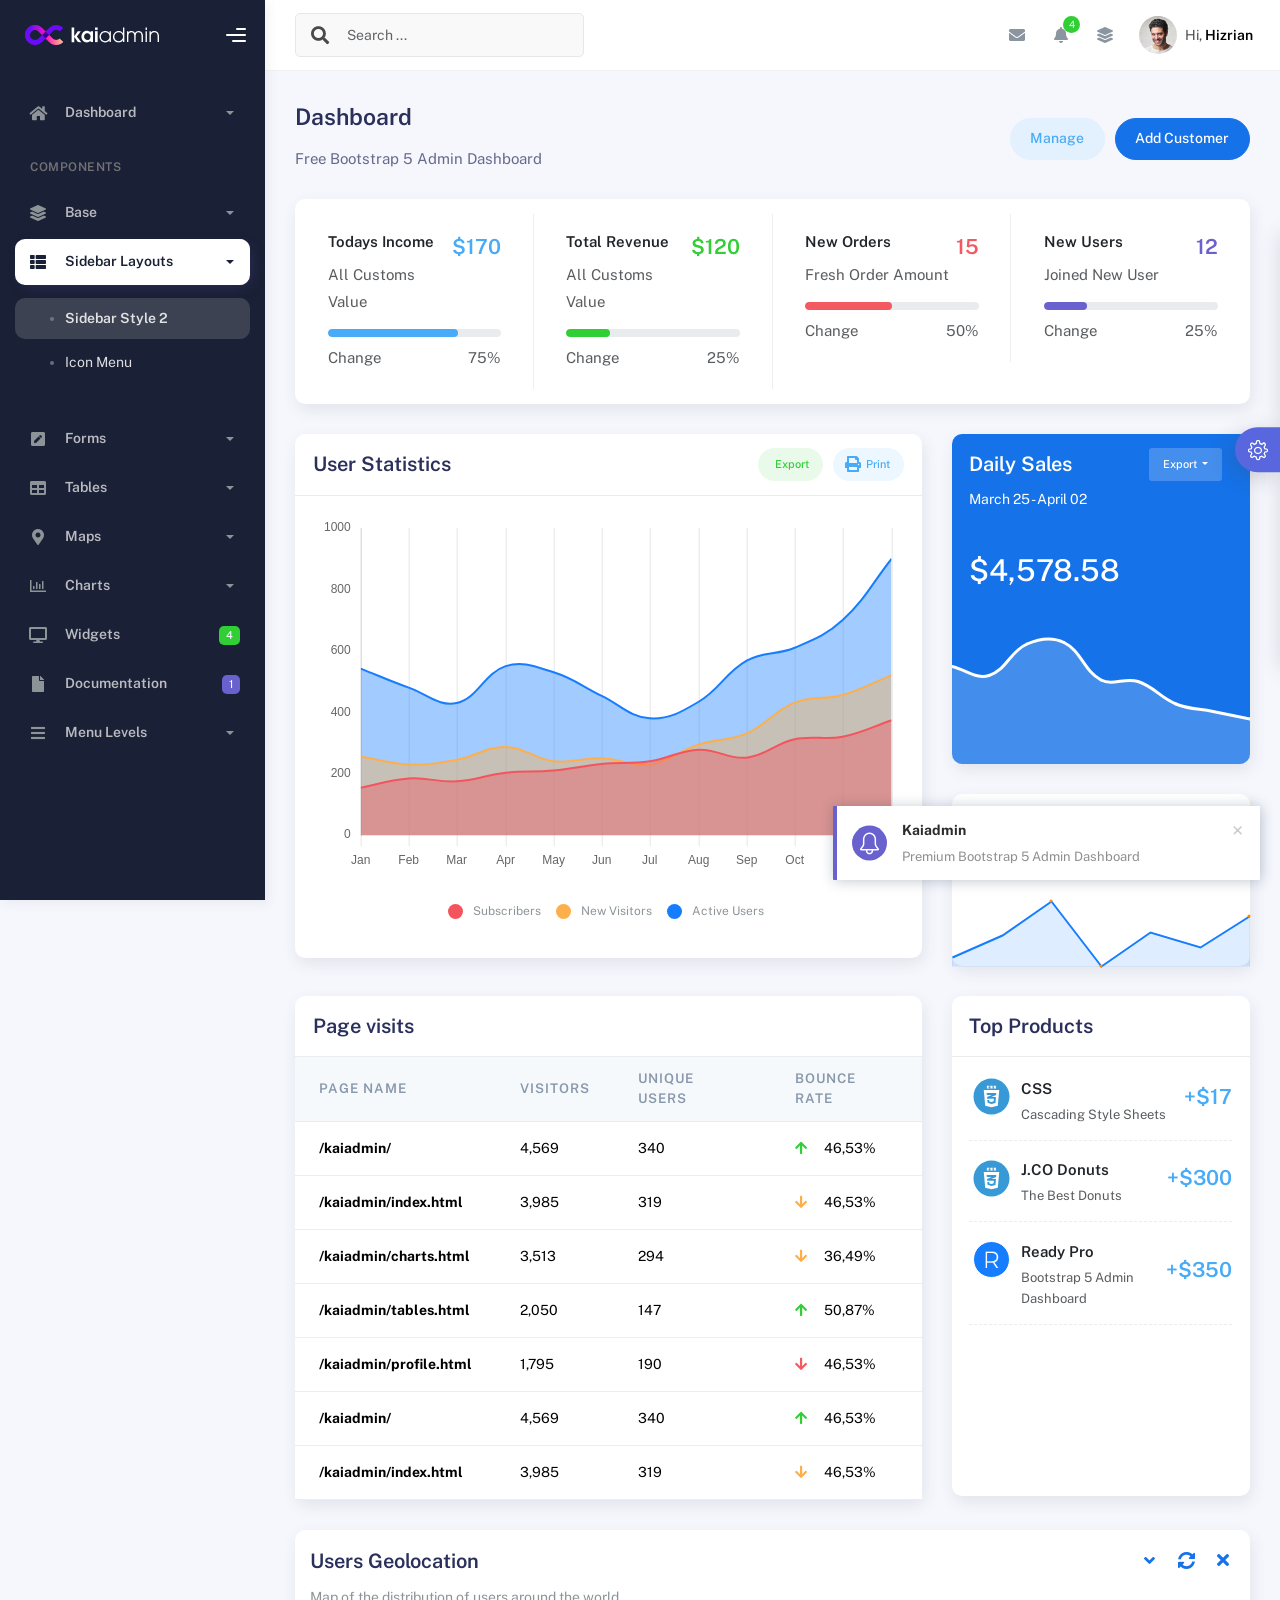
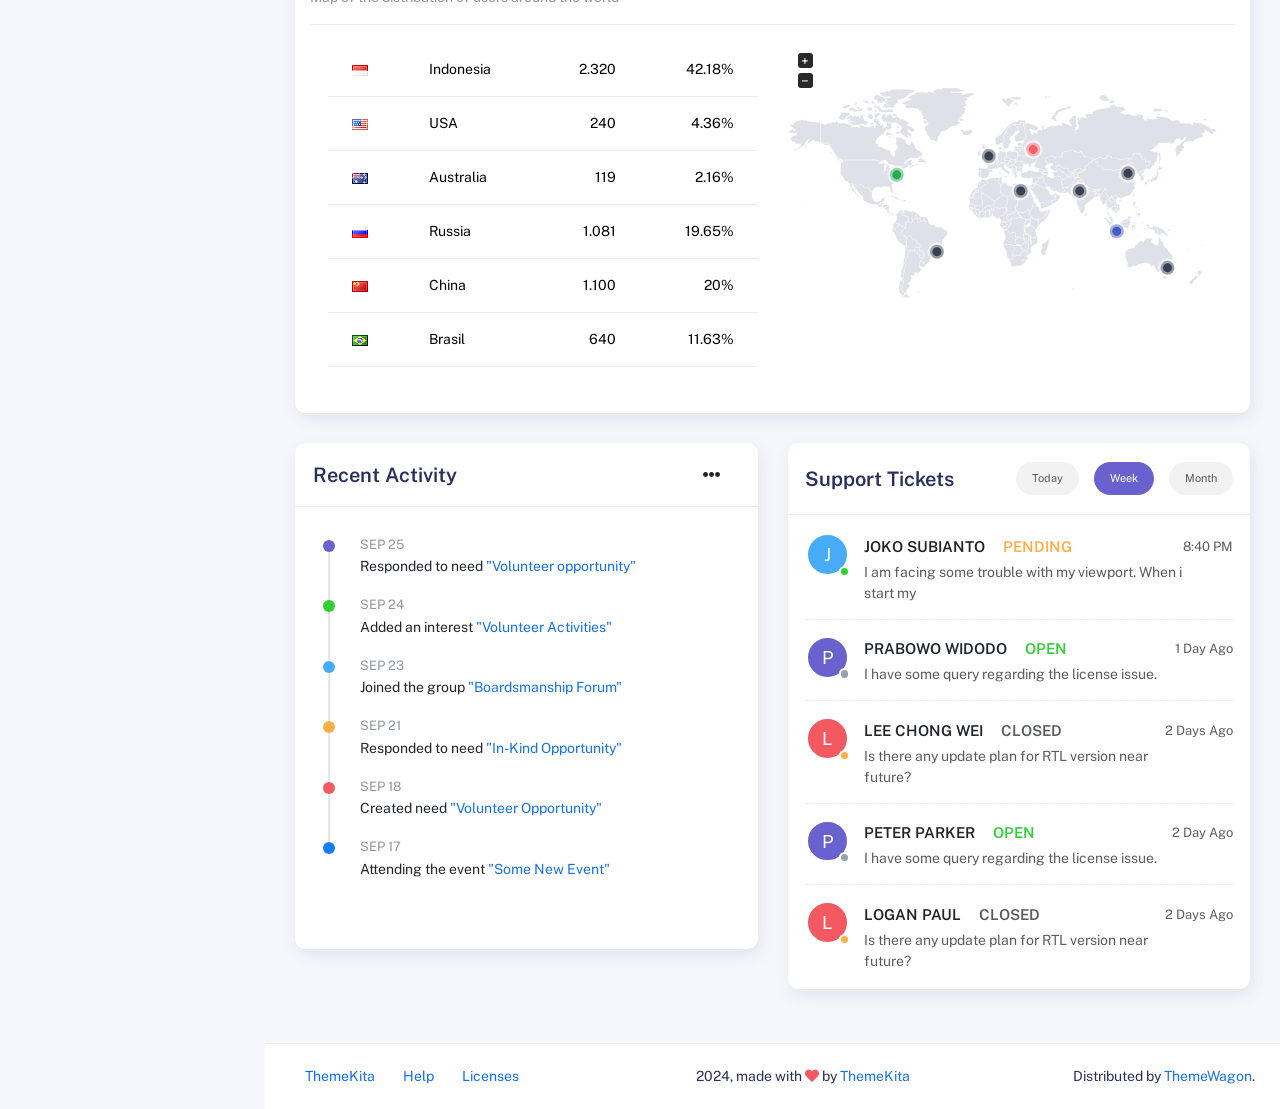
<file: public/sidebar-style-2.html>
<!DOCTYPE html>
<html lang="en">
  <head>
    <meta http-equiv="X-UA-Compatible" content="IE=edge" />
    <title>Kaiadmin - Bootstrap 5 Admin Dashboard</title>
    <meta
      content="width=device-width, initial-scale=1.0, shrink-to-fit=no"
      name="viewport"
    />
    <link
      rel="icon"
      href="assets/img/kaiadmin/favicon.ico"
      type="image/x-icon"
    />

    <!-- Fonts and icons -->
    <script src="assets/js/plugin/webfont/webfont.min.js"></script>
    <script>
      WebFont.load({
        google: { families: ["Public Sans:300,400,500,600,700"] },
        custom: {
          families: [
            "Font Awesome 5 Solid",
            "Font Awesome 5 Regular",
            "Font Awesome 5 Brands",
            "simple-line-icons",
          ],
          urls: ["assets/css/fonts.min.css"],
        },
        active: function () {
          sessionStorage.fonts = true;
        },
      });
    </script>

    <!-- CSS Files -->
    <link rel="stylesheet" href="assets/css/bootstrap.min.css" />
    <link rel="stylesheet" href="assets/css/plugins.min.css" />
    <link rel="stylesheet" href="assets/css/kaiadmin.min.css" />

    <!-- CSS Just for demo purpose, don't include it in your project -->
    <link rel="stylesheet" href="assets/css/demo.css" />
  </head>
  <body>
    <div class="wrapper">
      <!-- Sidebar -->
      <div class="sidebar sidebar-style-2" data-background-color="dark">
        <div class="sidebar-logo">
          <!-- Logo Header -->
          <div class="logo-header" data-background-color="dark">
            <a href="index.html" class="logo">
              <img
                src="assets/img/kaiadmin/logo_light.svg"
                alt="navbar brand"
                class="navbar-brand"
                height="20"
              />
            </a>
            <div class="nav-toggle">
              <button class="btn btn-toggle toggle-sidebar">
                <i class="gg-menu-right"></i>
              </button>
              <button class="btn btn-toggle sidenav-toggler">
                <i class="gg-menu-left"></i>
              </button>
            </div>
            <button class="topbar-toggler more">
              <i class="gg-more-vertical-alt"></i>
            </button>
          </div>
          <!-- End Logo Header -->
        </div>
        <div class="sidebar-wrapper scrollbar scrollbar-inner">
          <div class="sidebar-content">
            <ul class="nav nav-secondary">
              <li class="nav-item">
                <a
                  data-bs-toggle="collapse"
                  href="#dashboard"
                  class="collapsed"
                  aria-expanded="false"
                >
                  <i class="fas fa-home"></i>
                  <p>Dashboard</p>
                  <span class="caret"></span>
                </a>
                <div class="collapse" id="dashboard">
                  <ul class="nav nav-collapse">
                    <li>
                      <a href="../demo1/index.html">
                        <span class="sub-item">Dashboard 1</span>
                      </a>
                    </li>
                  </ul>
                </div>
              </li>
              <li class="nav-section">
                <span class="sidebar-mini-icon">
                  <i class="fa fa-ellipsis-h"></i>
                </span>
                <h4 class="text-section">Components</h4>
              </li>
              <li class="nav-item">
                <a data-bs-toggle="collapse" href="#base">
                  <i class="fas fa-layer-group"></i>
                  <p>Base</p>
                  <span class="caret"></span>
                </a>
                <div class="collapse" id="base">
                  <ul class="nav nav-collapse">
                    <li>
                      <a href="components/avatars.html">
                        <span class="sub-item">Avatars</span>
                      </a>
                    </li>
                    <li>
                      <a href="components/buttons.html">
                        <span class="sub-item">Buttons</span>
                      </a>
                    </li>
                    <li>
                      <a href="components/gridsystem.html">
                        <span class="sub-item">Grid System</span>
                      </a>
                    </li>
                    <li>
                      <a href="components/panels.html">
                        <span class="sub-item">Panels</span>
                      </a>
                    </li>
                    <li>
                      <a href="components/notifications.html">
                        <span class="sub-item">Notifications</span>
                      </a>
                    </li>
                    <li>
                      <a href="components/sweetalert.html">
                        <span class="sub-item">Sweet Alert</span>
                      </a>
                    </li>
                    <li>
                      <a href="components/font-awesome-icons.html">
                        <span class="sub-item">Font Awesome Icons</span>
                      </a>
                    </li>
                    <li>
                      <a href="components/simple-line-icons.html">
                        <span class="sub-item">Simple Line Icons</span>
                      </a>
                    </li>
                    <li>
                      <a href="components/typography.html">
                        <span class="sub-item">Typography</span>
                      </a>
                    </li>
                  </ul>
                </div>
              </li>
              <li class="nav-item active submenu">
                <a data-bs-toggle="collapse" href="#sidebarLayouts">
                  <i class="fas fa-th-list"></i>
                  <p>Sidebar Layouts</p>
                  <span class="caret"></span>
                </a>
                <div class="collapse show" id="sidebarLayouts">
                  <ul class="nav nav-collapse">
                    <li class="active">
                      <a href="sidebar-style-2.html">
                        <span class="sub-item">Sidebar Style 2</span>
                      </a>
                    </li>
                    <li>
                      <a href="icon-menu.html">
                        <span class="sub-item">Icon Menu</span>
                      </a>
                    </li>
                  </ul>
                </div>
              </li>
              <li class="nav-item">
                <a data-bs-toggle="collapse" href="#forms">
                  <i class="fas fa-pen-square"></i>
                  <p>Forms</p>
                  <span class="caret"></span>
                </a>
                <div class="collapse" id="forms">
                  <ul class="nav nav-collapse">
                    <li>
                      <a href="forms/forms.html">
                        <span class="sub-item">Basic Form</span>
                      </a>
                    </li>
                  </ul>
                </div>
              </li>
              <li class="nav-item">
                <a data-bs-toggle="collapse" href="#tables">
                  <i class="fas fa-table"></i>
                  <p>Tables</p>
                  <span class="caret"></span>
                </a>
                <div class="collapse" id="tables">
                  <ul class="nav nav-collapse">
                    <li>
                      <a href="tables/tables.html">
                        <span class="sub-item">Basic Table</span>
                      </a>
                    </li>
                    <li>
                      <a href="tables/datatables.html">
                        <span class="sub-item">Datatables</span>
                      </a>
                    </li>
                  </ul>
                </div>
              </li>
              <li class="nav-item">
                <a data-bs-toggle="collapse" href="#maps">
                  <i class="fas fa-map-marker-alt"></i>
                  <p>Maps</p>
                  <span class="caret"></span>
                </a>
                <div class="collapse" id="maps">
                  <ul class="nav nav-collapse">
                    <li>
                      <a href="maps/googlemaps.html">
                        <span class="sub-item">Google Maps</span>
                      </a>
                    </li>
                    <li>
                      <a href="maps/jsvectormap.html">
                        <span class="sub-item">Jsvectormap</span>
                      </a>
                    </li>
                  </ul>
                </div>
              </li>
              <li class="nav-item">
                <a data-bs-toggle="collapse" href="#charts">
                  <i class="far fa-chart-bar"></i>
                  <p>Charts</p>
                  <span class="caret"></span>
                </a>
                <div class="collapse" id="charts">
                  <ul class="nav nav-collapse">
                    <li>
                      <a href="charts/charts.html">
                        <span class="sub-item">Chart Js</span>
                      </a>
                    </li>
                    <li>
                      <a href="charts/sparkline.html">
                        <span class="sub-item">Sparkline</span>
                      </a>
                    </li>
                  </ul>
                </div>
              </li>
              <li class="nav-item">
                <a href="widgets.html">
                  <i class="fas fa-desktop"></i>
                  <p>Widgets</p>
                  <span class="badge badge-success">4</span>
                </a>
              </li>
              <li class="nav-item">
                <a href="../../documentation/index.html">
                  <i class="fas fa-file"></i>
                  <p>Documentation</p>
                  <span class="badge badge-secondary">1</span>
                </a>
              </li>
              <li class="nav-item">
                <a data-bs-toggle="collapse" href="#submenu">
                  <i class="fas fa-bars"></i>
                  <p>Menu Levels</p>
                  <span class="caret"></span>
                </a>
                <div class="collapse" id="submenu">
                  <ul class="nav nav-collapse">
                    <li>
                      <a data-bs-toggle="collapse" href="#subnav1">
                        <span class="sub-item">Level 1</span>
                        <span class="caret"></span>
                      </a>
                      <div class="collapse" id="subnav1">
                        <ul class="nav nav-collapse subnav">
                          <li>
                            <a href="#">
                              <span class="sub-item">Level 2</span>
                            </a>
                          </li>
                          <li>
                            <a href="#">
                              <span class="sub-item">Level 2</span>
                            </a>
                          </li>
                        </ul>
                      </div>
                    </li>
                    <li>
                      <a data-bs-toggle="collapse" href="#subnav2">
                        <span class="sub-item">Level 1</span>
                        <span class="caret"></span>
                      </a>
                      <div class="collapse" id="subnav2">
                        <ul class="nav nav-collapse subnav">
                          <li>
                            <a href="#">
                              <span class="sub-item">Level 2</span>
                            </a>
                          </li>
                        </ul>
                      </div>
                    </li>
                    <li>
                      <a href="#">
                        <span class="sub-item">Level 1</span>
                      </a>
                    </li>
                  </ul>
                </div>
              </li>
            </ul>
          </div>
        </div>
      </div>
      <!-- End Sidebar -->

      <div class="main-panel">
        <div class="main-header">
          <div class="main-header-logo">
            <!-- Logo Header -->
            <div class="logo-header" data-background-color="dark">
              <a href="index.html" class="logo">
                <img
                  src="assets/img/kaiadmin/logo_light.svg"
                  alt="navbar brand"
                  class="navbar-brand"
                  height="20"
                />
              </a>
              <div class="nav-toggle">
                <button class="btn btn-toggle toggle-sidebar">
                  <i class="gg-menu-right"></i>
                </button>
                <button class="btn btn-toggle sidenav-toggler">
                  <i class="gg-menu-left"></i>
                </button>
              </div>
              <button class="topbar-toggler more">
                <i class="gg-more-vertical-alt"></i>
              </button>
            </div>
            <!-- End Logo Header -->
          </div>
          <!-- Navbar Header -->
          <nav
            class="navbar navbar-header navbar-header-transparent navbar-expand-lg border-bottom"
          >
            <div class="container-fluid">
              <nav
                class="navbar navbar-header-left navbar-expand-lg navbar-form nav-search p-0 d-none d-lg-flex"
              >
                <div class="input-group">
                  <div class="input-group-prepend">
                    <button type="submit" class="btn btn-search pe-1">
                      <i class="fa fa-search search-icon"></i>
                    </button>
                  </div>
                  <input
                    type="text"
                    placeholder="Search ..."
                    class="form-control"
                  />
                </div>
              </nav>

              <ul class="navbar-nav topbar-nav ms-md-auto align-items-center">
                <li
                  class="nav-item topbar-icon dropdown hidden-caret d-flex d-lg-none"
                >
                  <a
                    class="nav-link dropdown-toggle"
                    data-bs-toggle="dropdown"
                    href="#"
                    role="button"
                    aria-expanded="false"
                    aria-haspopup="true"
                  >
                    <i class="fa fa-search"></i>
                  </a>
                  <ul class="dropdown-menu dropdown-search animated fadeIn">
                    <form class="navbar-left navbar-form nav-search">
                      <div class="input-group">
                        <input
                          type="text"
                          placeholder="Search ..."
                          class="form-control"
                        />
                      </div>
                    </form>
                  </ul>
                </li>
                <li class="nav-item topbar-icon dropdown hidden-caret">
                  <a
                    class="nav-link dropdown-toggle"
                    href="#"
                    id="messageDropdown"
                    role="button"
                    data-bs-toggle="dropdown"
                    aria-haspopup="true"
                    aria-expanded="false"
                  >
                    <i class="fa fa-envelope"></i>
                  </a>
                  <ul
                    class="dropdown-menu messages-notif-box animated fadeIn"
                    aria-labelledby="messageDropdown"
                  >
                    <li>
                      <div
                        class="dropdown-title d-flex justify-content-between align-items-center"
                      >
                        Messages
                        <a href="#" class="small">Mark all as read</a>
                      </div>
                    </li>
                    <li>
                      <div class="message-notif-scroll scrollbar-outer">
                        <div class="notif-center">
                          <a href="#">
                            <div class="notif-img">
                              <img
                                src="assets/img/jm_denis.jpg"
                                alt="Img Profile"
                              />
                            </div>
                            <div class="notif-content">
                              <span class="subject">Jimmy Denis</span>
                              <span class="block"> How are you ? </span>
                              <span class="time">5 minutes ago</span>
                            </div>
                          </a>
                          <a href="#">
                            <div class="notif-img">
                              <img
                                src="assets/img/chadengle.jpg"
                                alt="Img Profile"
                              />
                            </div>
                            <div class="notif-content">
                              <span class="subject">Chad</span>
                              <span class="block"> Ok, Thanks ! </span>
                              <span class="time">12 minutes ago</span>
                            </div>
                          </a>
                          <a href="#">
                            <div class="notif-img">
                              <img
                                src="assets/img/mlane.jpg"
                                alt="Img Profile"
                              />
                            </div>
                            <div class="notif-content">
                              <span class="subject">Jhon Doe</span>
                              <span class="block">
                                Ready for the meeting today...
                              </span>
                              <span class="time">12 minutes ago</span>
                            </div>
                          </a>
                          <a href="#">
                            <div class="notif-img">
                              <img
                                src="assets/img/talha.jpg"
                                alt="Img Profile"
                              />
                            </div>
                            <div class="notif-content">
                              <span class="subject">Talha</span>
                              <span class="block"> Hi, Apa Kabar ? </span>
                              <span class="time">17 minutes ago</span>
                            </div>
                          </a>
                        </div>
                      </div>
                    </li>
                    <li>
                      <a class="see-all" href="javascript:void(0);"
                        >See all messages<i class="fa fa-angle-right"></i>
                      </a>
                    </li>
                  </ul>
                </li>
                <li class="nav-item topbar-icon dropdown hidden-caret">
                  <a
                    class="nav-link dropdown-toggle"
                    href="#"
                    id="notifDropdown"
                    role="button"
                    data-bs-toggle="dropdown"
                    aria-haspopup="true"
                    aria-expanded="false"
                  >
                    <i class="fa fa-bell"></i>
                    <span class="notification">4</span>
                  </a>
                  <ul
                    class="dropdown-menu notif-box animated fadeIn"
                    aria-labelledby="notifDropdown"
                  >
                    <li>
                      <div class="dropdown-title">
                        You have 4 new notification
                      </div>
                    </li>
                    <li>
                      <div class="notif-scroll scrollbar-outer">
                        <div class="notif-center">
                          <a href="#">
                            <div class="notif-icon notif-primary">
                              <i class="fa fa-user-plus"></i>
                            </div>
                            <div class="notif-content">
                              <span class="block"> New user registered </span>
                              <span class="time">5 minutes ago</span>
                            </div>
                          </a>
                          <a href="#">
                            <div class="notif-icon notif-success">
                              <i class="fa fa-comment"></i>
                            </div>
                            <div class="notif-content">
                              <span class="block">
                                Rahmad commented on Admin
                              </span>
                              <span class="time">12 minutes ago</span>
                            </div>
                          </a>
                          <a href="#">
                            <div class="notif-img">
                              <img
                                src="assets/img/profile2.jpg"
                                alt="Img Profile"
                              />
                            </div>
                            <div class="notif-content">
                              <span class="block">
                                Reza send messages to you
                              </span>
                              <span class="time">12 minutes ago</span>
                            </div>
                          </a>
                          <a href="#">
                            <div class="notif-icon notif-danger">
                              <i class="fa fa-heart"></i>
                            </div>
                            <div class="notif-content">
                              <span class="block"> Farrah liked Admin </span>
                              <span class="time">17 minutes ago</span>
                            </div>
                          </a>
                        </div>
                      </div>
                    </li>
                    <li>
                      <a class="see-all" href="javascript:void(0);"
                        >See all notifications<i class="fa fa-angle-right"></i>
                      </a>
                    </li>
                  </ul>
                </li>
                <li class="nav-item topbar-icon dropdown hidden-caret">
                  <a
                    class="nav-link"
                    data-bs-toggle="dropdown"
                    href="#"
                    aria-expanded="false"
                  >
                    <i class="fas fa-layer-group"></i>
                  </a>
                  <div class="dropdown-menu quick-actions animated fadeIn">
                    <div class="quick-actions-header">
                      <span class="title mb-1">Quick Actions</span>
                      <span class="subtitle op-7">Shortcuts</span>
                    </div>
                    <div class="quick-actions-scroll scrollbar-outer">
                      <div class="quick-actions-items">
                        <div class="row m-0">
                          <a class="col-6 col-md-4 p-0" href="#">
                            <div class="quick-actions-item">
                              <div class="avatar-item bg-danger rounded-circle">
                                <i class="far fa-calendar-alt"></i>
                              </div>
                              <span class="text">Calendar</span>
                            </div>
                          </a>
                          <a class="col-6 col-md-4 p-0" href="#">
                            <div class="quick-actions-item">
                              <div
                                class="avatar-item bg-warning rounded-circle"
                              >
                                <i class="fas fa-map"></i>
                              </div>
                              <span class="text">Maps</span>
                            </div>
                          </a>
                          <a class="col-6 col-md-4 p-0" href="#">
                            <div class="quick-actions-item">
                              <div class="avatar-item bg-info rounded-circle">
                                <i class="fas fa-file-excel"></i>
                              </div>
                              <span class="text">Reports</span>
                            </div>
                          </a>
                          <a class="col-6 col-md-4 p-0" href="#">
                            <div class="quick-actions-item">
                              <div
                                class="avatar-item bg-success rounded-circle"
                              >
                                <i class="fas fa-envelope"></i>
                              </div>
                              <span class="text">Emails</span>
                            </div>
                          </a>
                          <a class="col-6 col-md-4 p-0" href="#">
                            <div class="quick-actions-item">
                              <div
                                class="avatar-item bg-primary rounded-circle"
                              >
                                <i class="fas fa-file-invoice-dollar"></i>
                              </div>
                              <span class="text">Invoice</span>
                            </div>
                          </a>
                          <a class="col-6 col-md-4 p-0" href="#">
                            <div class="quick-actions-item">
                              <div
                                class="avatar-item bg-secondary rounded-circle"
                              >
                                <i class="fas fa-credit-card"></i>
                              </div>
                              <span class="text">Payments</span>
                            </div>
                          </a>
                        </div>
                      </div>
                    </div>
                  </div>
                </li>

                <li class="nav-item topbar-user dropdown hidden-caret">
                  <a
                    class="dropdown-toggle profile-pic"
                    data-bs-toggle="dropdown"
                    href="#"
                    aria-expanded="false"
                  >
                    <div class="avatar-sm">
                      <img
                        src="assets/img/profile.jpg"
                        alt="..."
                        class="avatar-img rounded-circle"
                      />
                    </div>
                    <span class="profile-username">
                      <span class="op-7">Hi,</span>
                      <span class="fw-bold">Hizrian</span>
                    </span>
                  </a>
                  <ul class="dropdown-menu dropdown-user animated fadeIn">
                    <div class="dropdown-user-scroll scrollbar-outer">
                      <li>
                        <div class="user-box">
                          <div class="avatar-lg">
                            <img
                              src="assets/img/profile.jpg"
                              alt="image profile"
                              class="avatar-img rounded"
                            />
                          </div>
                          <div class="u-text">
                            <h4>Hizrian</h4>
                            <p class="text-muted">hello@example.com</p>
                            <a
                              href="profile.html"
                              class="btn btn-xs btn-secondary btn-sm"
                              >View Profile</a
                            >
                          </div>
                        </div>
                      </li>
                      <li>
                        <div class="dropdown-divider"></div>
                        <a class="dropdown-item" href="#">My Profile</a>
                        <a class="dropdown-item" href="#">My Balance</a>
                        <a class="dropdown-item" href="#">Inbox</a>
                        <div class="dropdown-divider"></div>
                        <a class="dropdown-item" href="#">Account Setting</a>
                        <div class="dropdown-divider"></div>
                        <a class="dropdown-item" href="#">Logout</a>
                      </li>
                    </div>
                  </ul>
                </li>
              </ul>
            </div>
          </nav>
          <!-- End Navbar -->
        </div>

        <div class="container">
          <div class="page-inner">
            <div
              class="d-flex align-items-left align-items-md-center flex-column flex-md-row pt-2 pb-4"
            >
              <div>
                <h3 class="fw-bold mb-3">Dashboard</h3>
                <h6 class="op-7 mb-2">Free Bootstrap 5 Admin Dashboard</h6>
              </div>
              <div class="ms-md-auto py-2 py-md-0">
                <a href="#" class="btn btn-label-info btn-round me-2">Manage</a>
                <a href="#" class="btn btn-primary btn-round">Add Customer</a>
              </div>
            </div>
            <div class="row row-card-no-pd">
              <div class="col-12 col-sm-6 col-md-6 col-xl-3">
                <div class="card">
                  <div class="card-body">
                    <div class="d-flex justify-content-between">
                      <div>
                        <h6><b>Todays Income</b></h6>
                        <p class="text-muted">All Customs Value</p>
                      </div>
                      <h4 class="text-info fw-bold">$170</h4>
                    </div>
                    <div class="progress progress-sm">
                      <div
                        class="progress-bar bg-info w-75"
                        role="progressbar"
                        aria-valuenow="75"
                        aria-valuemin="0"
                        aria-valuemax="100"
                      ></div>
                    </div>
                    <div class="d-flex justify-content-between mt-2">
                      <p class="text-muted mb-0">Change</p>
                      <p class="text-muted mb-0">75%</p>
                    </div>
                  </div>
                </div>
              </div>
              <div class="col-12 col-sm-6 col-md-6 col-xl-3">
                <div class="card">
                  <div class="card-body">
                    <div class="d-flex justify-content-between">
                      <div>
                        <h6><b>Total Revenue</b></h6>
                        <p class="text-muted">All Customs Value</p>
                      </div>
                      <h4 class="text-success fw-bold">$120</h4>
                    </div>
                    <div class="progress progress-sm">
                      <div
                        class="progress-bar bg-success w-25"
                        role="progressbar"
                        aria-valuenow="25"
                        aria-valuemin="0"
                        aria-valuemax="100"
                      ></div>
                    </div>
                    <div class="d-flex justify-content-between mt-2">
                      <p class="text-muted mb-0">Change</p>
                      <p class="text-muted mb-0">25%</p>
                    </div>
                  </div>
                </div>
              </div>
              <div class="col-12 col-sm-6 col-md-6 col-xl-3">
                <div class="card">
                  <div class="card-body">
                    <div class="d-flex justify-content-between">
                      <div>
                        <h6><b>New Orders</b></h6>
                        <p class="text-muted">Fresh Order Amount</p>
                      </div>
                      <h4 class="text-danger fw-bold">15</h4>
                    </div>
                    <div class="progress progress-sm">
                      <div
                        class="progress-bar bg-danger w-50"
                        role="progressbar"
                        aria-valuenow="50"
                        aria-valuemin="0"
                        aria-valuemax="100"
                      ></div>
                    </div>
                    <div class="d-flex justify-content-between mt-2">
                      <p class="text-muted mb-0">Change</p>
                      <p class="text-muted mb-0">50%</p>
                    </div>
                  </div>
                </div>
              </div>
              <div class="col-12 col-sm-6 col-md-6 col-xl-3">
                <div class="card">
                  <div class="card-body">
                    <div class="d-flex justify-content-between">
                      <div>
                        <h6><b>New Users</b></h6>
                        <p class="text-muted">Joined New User</p>
                      </div>
                      <h4 class="text-secondary fw-bold">12</h4>
                    </div>
                    <div class="progress progress-sm">
                      <div
                        class="progress-bar bg-secondary w-25"
                        role="progressbar"
                        aria-valuenow="25"
                        aria-valuemin="0"
                        aria-valuemax="100"
                      ></div>
                    </div>
                    <div class="d-flex justify-content-between mt-2">
                      <p class="text-muted mb-0">Change</p>
                      <p class="text-muted mb-0">25%</p>
                    </div>
                  </div>
                </div>
              </div>
            </div>
            <div class="row">
              <div class="col-md-8">
                <div class="card">
                  <div class="card-header">
                    <div class="card-head-row">
                      <div class="card-title">User Statistics</div>
                      <div class="card-tools">
                        <a
                          href="#"
                          class="btn btn-label-success btn-round btn-sm me-2"
                        >
                          <span class="btn-label">
                            <i class="fa fa-pencil"></i>
                          </span>
                          Export
                        </a>
                        <a href="#" class="btn btn-label-info btn-round btn-sm">
                          <span class="btn-label">
                            <i class="fa fa-print"></i>
                          </span>
                          Print
                        </a>
                      </div>
                    </div>
                  </div>
                  <div class="card-body">
                    <div class="chart-container" style="min-height: 375px">
                      <canvas id="statisticsChart"></canvas>
                    </div>
                    <div id="myChartLegend"></div>
                  </div>
                </div>
              </div>
              <div class="col-md-4">
                <div class="card card-primary">
                  <div class="card-header">
                    <div class="card-head-row">
                      <div class="card-title">Daily Sales</div>
                      <div class="card-tools">
                        <div class="dropdown">
                          <button
                            class="btn btn-sm btn-label-light dropdown-toggle"
                            type="button"
                            id="dropdownMenuButton"
                            data-bs-toggle="dropdown"
                            aria-haspopup="true"
                            aria-expanded="false"
                          >
                            Export
                          </button>
                          <div
                            class="dropdown-menu"
                            aria-labelledby="dropdownMenuButton"
                          >
                            <a class="dropdown-item" href="#">Action</a>
                            <a class="dropdown-item" href="#">Another action</a>
                            <a class="dropdown-item" href="#"
                              >Something else here</a
                            >
                          </div>
                        </div>
                      </div>
                    </div>
                    <div class="card-category">March 25 - April 02</div>
                  </div>
                  <div class="card-body pb-0">
                    <div class="mb-4 mt-2">
                      <h1>$4,578.58</h1>
                    </div>
                    <div class="pull-in">
                      <canvas id="dailySalesChart"></canvas>
                    </div>
                  </div>
                </div>
                <div class="card">
                  <div class="card-body pb-0">
                    <div class="h1 fw-bold float-end text-primary">+5%</div>
                    <h2 class="mb-2">17</h2>
                    <p class="text-muted">Users online</p>
                    <div class="pull-in sparkline-fix">
                      <div id="lineChart"></div>
                    </div>
                  </div>
                </div>
              </div>
            </div>
            <!-- <div class="row">
						<div class="col-md-4">
							<div class="card">
								<div class="card-body pb-0">
									<div class="h1 fw-bold float-end text-primary">+5%</div>
									<h2 class="mb-2">17</h2>
									<p class="text-muted">Users online</p>
									<div class="pull-in sparkline-fix">
										<div id="lineChart"></div>
									</div>
								</div>
							</div>
						</div>
						<div class="col-md-4">
							<div class="card">
								<div class="card-body pb-0">
									<div class="h1 fw-bold float-end text-danger">-3%</div>
									<h2 class="mb-2">27</h2>
									<p class="text-muted">New Users</p>
									<div class="pull-in sparkline-fix">
										<div id="lineChart2"></div>
									</div>
								</div>
							</div>
						</div>
						<div class="col-md-4">
							<div class="card">
								<div class="card-body pb-0">
									<div class="h1 fw-bold float-end text-warning">+7%</div>
									<h2 class="mb-2">213</h2>
									<p class="text-muted">Transactions</p>
									<div class="pull-in sparkline-fix">
										<div id="lineChart3"></div>
									</div>
								</div>
							</div>
						</div>
					</div> -->
            <!-- <div class="row">
						<div class="col-md-4">
							<div class="card">
								<div class="card-header">
									<div class="card-title">Top Products</div>
								</div>
								<div class="card-body pb-0">
									<div class="d-flex">
										<div class="avatar">
											<img src="assets/img/logoproduct.svg" alt="..." class="avatar-img rounded-circle">
										</div>
										<div class="flex-1 pt-1 ms-2">
											<h6 class="fw-bold mb-1">CSS</h6>
											<small class="text-muted">Cascading Style Sheets</small>
										</div>
										<div class="d-flex ms-auto align-items-center">
											<h4 class="text-info fw-bold">+$17</h4>
										</div>
									</div>
									<div class="separator-dashed"></div>
									<div class="d-flex">
										<div class="avatar">
											<img src="assets/img/logoproduct.svg" alt="..." class="avatar-img rounded-circle">
										</div>
										<div class="flex-1 pt-1 ms-2">
											<h6 class="fw-bold mb-1">J.CO Donuts</h6>
											<small class="text-muted">The Best Donuts</small>
										</div>
										<div class="d-flex ms-auto align-items-center">
											<h4 class="text-info fw-bold">+$300</h4>
										</div>
									</div>
									<div class="separator-dashed"></div>
									<div class="d-flex">
										<div class="avatar">
											<img src="assets/img/logoproduct3.svg" alt="..." class="avatar-img rounded-circle">
										</div>
										<div class="flex-1 pt-1 ms-2">
											<h6 class="fw-bold mb-1">Ready Pro</h6>
											<small class="text-muted">Bootstrap 5 Admin Dashboard</small>
										</div>
										<div class="d-flex ms-auto align-items-center">
											<h4 class="text-info fw-bold">+$350</h4>
										</div>
									</div>
									<div class="separator-dashed"></div>
									<div class="pull-in">
										<canvas id="topProductsChart"></canvas>
									</div>
								</div>
							</div>
						</div>
						<div class="col-md-4">
							<div class="card">
								<div class="card-body">
									<div class="card-title fw-mediumbold">Suggested People</div>
									<div class="card-list">
										<div class="item-list">
											<div class="avatar">
												<img src="assets/img/jm_denis.jpg" alt="..." class="avatar-img rounded-circle">
											</div>
											<div class="info-user ms-3">
												<div class="username">Jimmy Denis</div>
												<div class="status">Graphic Designer</div>
											</div>
											<button class="btn btn-icon btn-primary btn-round btn-xs">
												<i class="fa fa-plus"></i>
											</button>
										</div>
										<div class="item-list">
											<div class="avatar">
												<img src="assets/img/chadengle.jpg" alt="..." class="avatar-img rounded-circle">
											</div>
											<div class="info-user ms-3">
												<div class="username">Chad</div>
												<div class="status">CEO Zeleaf</div>
											</div>
											<button class="btn btn-icon btn-primary btn-round btn-xs">
												<i class="fa fa-plus"></i>
											</button>
										</div>
										<div class="item-list">
											<div class="avatar">
												<img src="assets/img/talha.jpg" alt="..." class="avatar-img rounded-circle">
											</div>
											<div class="info-user ms-3">
												<div class="username">Talha</div>
												<div class="status">Front End Designer</div>
											</div>
											<button class="btn btn-icon btn-primary btn-round btn-xs">
												<i class="fa fa-plus"></i>
											</button>
										</div>
										<div class="item-list">
											<div class="avatar">
												<img src="assets/img/mlane.jpg" alt="..." class="avatar-img rounded-circle">
											</div>
											<div class="info-user ms-3">
												<div class="username">John Doe</div>
												<div class="status">Back End Developer</div>
											</div>
											<button class="btn btn-icon btn-primary btn-round btn-xs">
												<i class="fa fa-plus"></i>
											</button>
										</div>
										<div class="item-list">
											<div class="avatar">
												<img src="assets/img/talha.jpg" alt="..." class="avatar-img rounded-circle">
											</div>
											<div class="info-user ms-3">
												<div class="username">Talha</div>
												<div class="status">Front End Designer</div>
											</div>
											<button class="btn btn-icon btn-primary btn-round btn-xs">
												<i class="fa fa-plus"></i>
											</button>
										</div>
										<div class="item-list">
											<div class="avatar">
												<img src="assets/img/jm_denis.jpg" alt="..." class="avatar-img rounded-circle">
											</div>
											<div class="info-user ms-3">
												<div class="username">Jimmy Denis</div>
												<div class="status">Graphic Designer</div>
											</div>
											<button class="btn btn-icon btn-primary btn-round btn-xs">
												<i class="fa fa-plus"></i>
											</button>
										</div>
									</div>
								</div>
							</div>
						</div>
						<div class="col-md-4">
							<div class="card card-primary bg-primary-gradient">
								<div class="card-body">
									<h5 class="mt-3 b-b1 pb-2 mb-4 fw-bold">Active user right now</h5>
									<h1 class="mb-4 fw-bold">17</h1>
									<h5 class="mt-3 b-b1 pb-2 mb-5 fw-bold">Page view per minutes</h5>
									<div id="activeUsersChart"></div>
									<h5 class="mt-5 pb-3 mb-0 fw-bold">Top active pages</h5>
									<ul class="list-unstyled">
										<li class="d-flex justify-content-between pb-1 pt-1"><small>/product/readypro/index.html</small> <span>7</span></li>
										<li class="d-flex justify-content-between pb-1 pt-1"><small>/product/kaiadmin/demo.html</small> <span>10</span></li>
									</ul>
								</div>
							</div>
						</div>
					</div> -->
            <div class="row">
              <div class="col-md-8">
                <div class="card">
                  <div class="card-header">
                    <div class="card-title">Page visits</div>
                  </div>
                  <div class="card-body p-0">
                    <div class="table-responsive">
                      <!-- Projects table -->
                      <table class="table align-items-center mb-0">
                        <thead class="thead-light">
                          <tr>
                            <th scope="col">Page name</th>
                            <th scope="col">Visitors</th>
                            <th scope="col">Unique users</th>
                            <th scope="col">Bounce rate</th>
                          </tr>
                        </thead>
                        <tbody>
                          <tr>
                            <th scope="row">/kaiadmin/</th>
                            <td>4,569</td>
                            <td>340</td>
                            <td>
                              <i class="fas fa-arrow-up text-success me-3"></i>
                              46,53%
                            </td>
                          </tr>
                          <tr>
                            <th scope="row">/kaiadmin/index.html</th>
                            <td>3,985</td>
                            <td>319</td>
                            <td>
                              <i
                                class="fas fa-arrow-down text-warning me-3"
                              ></i>
                              46,53%
                            </td>
                          </tr>
                          <tr>
                            <th scope="row">/kaiadmin/charts.html</th>
                            <td>3,513</td>
                            <td>294</td>
                            <td>
                              <i
                                class="fas fa-arrow-down text-warning me-3"
                              ></i>
                              36,49%
                            </td>
                          </tr>
                          <tr>
                            <th scope="row">/kaiadmin/tables.html</th>
                            <td>2,050</td>
                            <td>147</td>
                            <td>
                              <i class="fas fa-arrow-up text-success me-3"></i>
                              50,87%
                            </td>
                          </tr>
                          <tr>
                            <th scope="row">/kaiadmin/profile.html</th>
                            <td>1,795</td>
                            <td>190</td>
                            <td>
                              <i class="fas fa-arrow-down text-danger me-3"></i>
                              46,53%
                            </td>
                          </tr>
                          <tr>
                            <th scope="row">/kaiadmin/</th>
                            <td>4,569</td>
                            <td>340</td>
                            <td>
                              <i class="fas fa-arrow-up text-success me-3"></i>
                              46,53%
                            </td>
                          </tr>
                          <tr>
                            <th scope="row">/kaiadmin/index.html</th>
                            <td>3,985</td>
                            <td>319</td>
                            <td>
                              <i
                                class="fas fa-arrow-down text-warning me-3"
                              ></i>
                              46,53%
                            </td>
                          </tr>
                        </tbody>
                      </table>
                    </div>
                  </div>
                </div>
              </div>
              <div class="col-md-4">
                <div class="card">
                  <div class="card-header">
                    <div class="card-title">Top Products</div>
                  </div>
                  <div class="card-body pb-0">
                    <div class="d-flex">
                      <div class="avatar">
                        <img
                          src="assets/img/logoproduct.svg"
                          alt="..."
                          class="avatar-img rounded-circle"
                        />
                      </div>
                      <div class="flex-1 pt-1 ms-2">
                        <h6 class="fw-bold mb-1">CSS</h6>
                        <small class="text-muted">Cascading Style Sheets</small>
                      </div>
                      <div class="d-flex ms-auto align-items-center">
                        <h4 class="text-info fw-bold">+$17</h4>
                      </div>
                    </div>
                    <div class="separator-dashed"></div>
                    <div class="d-flex">
                      <div class="avatar">
                        <img
                          src="assets/img/logoproduct.svg"
                          alt="..."
                          class="avatar-img rounded-circle"
                        />
                      </div>
                      <div class="flex-1 pt-1 ms-2">
                        <h6 class="fw-bold mb-1">J.CO Donuts</h6>
                        <small class="text-muted">The Best Donuts</small>
                      </div>
                      <div class="d-flex ms-auto align-items-center">
                        <h4 class="text-info fw-bold">+$300</h4>
                      </div>
                    </div>
                    <div class="separator-dashed"></div>
                    <div class="d-flex">
                      <div class="avatar">
                        <img
                          src="assets/img/logoproduct3.svg"
                          alt="..."
                          class="avatar-img rounded-circle"
                        />
                      </div>
                      <div class="flex-1 pt-1 ms-2">
                        <h6 class="fw-bold mb-1">Ready Pro</h6>
                        <small class="text-muted"
                          >Bootstrap 5 Admin Dashboard</small
                        >
                      </div>
                      <div class="d-flex ms-auto align-items-center">
                        <h4 class="text-info fw-bold">+$350</h4>
                      </div>
                    </div>
                    <div class="separator-dashed"></div>
                    <div class="pull-in">
                      <canvas id="topProductsChart"></canvas>
                    </div>
                  </div>
                </div>
              </div>
            </div>
            <div class="row row-card-no-pd">
              <div class="col-md-12">
                <div class="card">
                  <div class="card-header">
                    <div class="card-head-row card-tools-still-right">
                      <h4 class="card-title">Users Geolocation</h4>
                      <div class="card-tools">
                        <button
                          class="btn btn-icon btn-link btn-primary btn-xs"
                        >
                          <span class="fa fa-angle-down"></span>
                        </button>
                        <button
                          class="btn btn-icon btn-link btn-primary btn-xs btn-refresh-card"
                        >
                          <span class="fa fa-sync-alt"></span>
                        </button>
                        <button
                          class="btn btn-icon btn-link btn-primary btn-xs"
                        >
                          <span class="fa fa-times"></span>
                        </button>
                      </div>
                    </div>
                    <p class="card-category">
                      Map of the distribution of users around the world
                    </p>
                  </div>
                  <div class="card-body">
                    <div class="row">
                      <div class="col-md-6">
                        <div class="table-responsive table-hover table-sales">
                          <table class="table">
                            <tbody>
                              <tr>
                                <td>
                                  <div class="flag">
                                    <img
                                      src="assets/img/flags/id.png"
                                      alt="indonesia"
                                    />
                                  </div>
                                </td>
                                <td>Indonesia</td>
                                <td class="text-end">2.320</td>
                                <td class="text-end">42.18%</td>
                              </tr>
                              <tr>
                                <td>
                                  <div class="flag">
                                    <img
                                      src="assets/img/flags/us.png"
                                      alt="united states"
                                    />
                                  </div>
                                </td>
                                <td>USA</td>
                                <td class="text-end">240</td>
                                <td class="text-end">4.36%</td>
                              </tr>
                              <tr>
                                <td>
                                  <div class="flag">
                                    <img
                                      src="assets/img/flags/au.png"
                                      alt="australia"
                                    />
                                  </div>
                                </td>
                                <td>Australia</td>
                                <td class="text-end">119</td>
                                <td class="text-end">2.16%</td>
                              </tr>
                              <tr>
                                <td>
                                  <div class="flag">
                                    <img
                                      src="assets/img/flags/ru.png"
                                      alt="russia"
                                    />
                                  </div>
                                </td>
                                <td>Russia</td>
                                <td class="text-end">1.081</td>
                                <td class="text-end">19.65%</td>
                              </tr>
                              <tr>
                                <td>
                                  <div class="flag">
                                    <img
                                      src="assets/img/flags/cn.png"
                                      alt="china"
                                    />
                                  </div>
                                </td>
                                <td>China</td>
                                <td class="text-end">1.100</td>
                                <td class="text-end">20%</td>
                              </tr>
                              <tr>
                                <td>
                                  <div class="flag">
                                    <img
                                      src="assets/img/flags/br.png"
                                      alt="brazil"
                                    />
                                  </div>
                                </td>
                                <td>Brasil</td>
                                <td class="text-end">640</td>
                                <td class="text-end">11.63%</td>
                              </tr>
                            </tbody>
                          </table>
                        </div>
                      </div>
                      <div class="col-md-6">
                        <div class="mapcontainer">
                          <div
                            id="world-map"
                            class="w-100"
                            style="height: 300px"
                          ></div>
                        </div>
                      </div>
                    </div>
                  </div>
                </div>
              </div>
            </div>
            <div class="row">
              <div class="col-md-6">
                <div class="card">
                  <div class="card-header">
                    <div class="card-head-row card-tools-still-right">
                      <div class="card-title">Recent Activity</div>
                      <div class="card-tools">
                        <div class="dropdown">
                          <button
                            class="btn btn-icon btn-clean"
                            type="button"
                            id="dropdownMenuButton"
                            data-bs-toggle="dropdown"
                            aria-haspopup="true"
                            aria-expanded="false"
                          >
                            <i class="fas fa-ellipsis-h"></i>
                          </button>
                          <div
                            class="dropdown-menu"
                            aria-labelledby="dropdownMenuButton"
                          >
                            <a class="dropdown-item" href="#">Action</a>
                            <a class="dropdown-item" href="#">Another action</a>
                            <a class="dropdown-item" href="#"
                              >Something else here</a
                            >
                          </div>
                        </div>
                      </div>
                    </div>
                  </div>
                  <div class="card-body">
                    <ol class="activity-feed">
                      <li class="feed-item feed-item-secondary">
                        <time class="date" datetime="9-25">Sep 25</time>
                        <span class="text"
                          >Responded to need
                          <a href="#">"Volunteer opportunity"</a></span
                        >
                      </li>
                      <li class="feed-item feed-item-success">
                        <time class="date" datetime="9-24">Sep 24</time>
                        <span class="text"
                          >Added an interest
                          <a href="#">"Volunteer Activities"</a></span
                        >
                      </li>
                      <li class="feed-item feed-item-info">
                        <time class="date" datetime="9-23">Sep 23</time>
                        <span class="text"
                          >Joined the group
                          <a href="single-group.php"
                            >"Boardsmanship Forum"</a
                          ></span
                        >
                      </li>
                      <li class="feed-item feed-item-warning">
                        <time class="date" datetime="9-21">Sep 21</time>
                        <span class="text"
                          >Responded to need
                          <a href="#">"In-Kind Opportunity"</a></span
                        >
                      </li>
                      <li class="feed-item feed-item-danger">
                        <time class="date" datetime="9-18">Sep 18</time>
                        <span class="text"
                          >Created need
                          <a href="#">"Volunteer Opportunity"</a></span
                        >
                      </li>
                      <li class="feed-item">
                        <time class="date" datetime="9-17">Sep 17</time>
                        <span class="text"
                          >Attending the event
                          <a href="single-event.php">"Some New Event"</a></span
                        >
                      </li>
                    </ol>
                  </div>
                </div>
              </div>
              <div class="col-md-6">
                <div class="card">
                  <div class="card-header">
                    <div class="card-head-row">
                      <div class="card-title">Support Tickets</div>
                      <div class="card-tools">
                        <ul
                          class="nav nav-pills nav-secondary nav-pills-no-bd nav-sm"
                          id="pills-tab"
                          role="tablist"
                        >
                          <li class="nav-item">
                            <a
                              class="nav-link"
                              id="pills-today"
                              data-bs-toggle="pill"
                              href="#pills-today"
                              role="tab"
                              aria-selected="true"
                              >Today</a
                            >
                          </li>
                          <li class="nav-item">
                            <a
                              class="nav-link active"
                              id="pills-week"
                              data-bs-toggle="pill"
                              href="#pills-week"
                              role="tab"
                              aria-selected="false"
                              >Week</a
                            >
                          </li>
                          <li class="nav-item">
                            <a
                              class="nav-link"
                              id="pills-month"
                              data-bs-toggle="pill"
                              href="#pills-month"
                              role="tab"
                              aria-selected="false"
                              >Month</a
                            >
                          </li>
                        </ul>
                      </div>
                    </div>
                  </div>
                  <div class="card-body">
                    <div class="d-flex">
                      <div class="avatar avatar-online">
                        <span
                          class="avatar-title rounded-circle border border-white bg-info"
                          >J</span
                        >
                      </div>
                      <div class="flex-1 ms-3 pt-1">
                        <h6 class="text-uppercase fw-bold mb-1">
                          Joko Subianto
                          <span class="text-warning ps-3">pending</span>
                        </h6>
                        <span class="text-muted"
                          >I am facing some trouble with my viewport. When i
                          start my</span
                        >
                      </div>
                      <div class="float-end pt-1">
                        <small class="text-muted">8:40 PM</small>
                      </div>
                    </div>
                    <div class="separator-dashed"></div>
                    <div class="d-flex">
                      <div class="avatar avatar-offline">
                        <span
                          class="avatar-title rounded-circle border border-white bg-secondary"
                          >P</span
                        >
                      </div>
                      <div class="flex-1 ms-3 pt-1">
                        <h6 class="text-uppercase fw-bold mb-1">
                          Prabowo Widodo
                          <span class="text-success ps-3">open</span>
                        </h6>
                        <span class="text-muted"
                          >I have some query regarding the license issue.</span
                        >
                      </div>
                      <div class="float-end pt-1">
                        <small class="text-muted">1 Day Ago</small>
                      </div>
                    </div>
                    <div class="separator-dashed"></div>
                    <div class="d-flex">
                      <div class="avatar avatar-away">
                        <span
                          class="avatar-title rounded-circle border border-white bg-danger"
                          >L</span
                        >
                      </div>
                      <div class="flex-1 ms-3 pt-1">
                        <h6 class="text-uppercase fw-bold mb-1">
                          Lee Chong Wei
                          <span class="text-muted ps-3">closed</span>
                        </h6>
                        <span class="text-muted"
                          >Is there any update plan for RTL version near
                          future?</span
                        >
                      </div>
                      <div class="float-end pt-1">
                        <small class="text-muted">2 Days Ago</small>
                      </div>
                    </div>
                    <div class="separator-dashed"></div>
                    <div class="d-flex">
                      <div class="avatar avatar-offline">
                        <span
                          class="avatar-title rounded-circle border border-white bg-secondary"
                          >P</span
                        >
                      </div>
                      <div class="flex-1 ms-3 pt-1">
                        <h6 class="text-uppercase fw-bold mb-1">
                          Peter Parker
                          <span class="text-success ps-3">open</span>
                        </h6>
                        <span class="text-muted"
                          >I have some query regarding the license issue.</span
                        >
                      </div>
                      <div class="float-end pt-1">
                        <small class="text-muted">2 Day Ago</small>
                      </div>
                    </div>
                    <div class="separator-dashed"></div>
                    <div class="d-flex">
                      <div class="avatar avatar-away">
                        <span
                          class="avatar-title rounded-circle border border-white bg-danger"
                          >L</span
                        >
                      </div>
                      <div class="flex-1 ms-3 pt-1">
                        <h6 class="text-uppercase fw-bold mb-1">
                          Logan Paul <span class="text-muted ps-3">closed</span>
                        </h6>
                        <span class="text-muted"
                          >Is there any update plan for RTL version near
                          future?</span
                        >
                      </div>
                      <div class="float-end pt-1">
                        <small class="text-muted">2 Days Ago</small>
                      </div>
                    </div>
                  </div>
                </div>
              </div>
            </div>
          </div>
        </div>

        <footer class="footer">
          <div class="container-fluid d-flex justify-content-between">
            <nav class="pull-left">
              <ul class="nav">
                <li class="nav-item">
                  <a class="nav-link" href="http://www.themekita.com">
                    ThemeKita
                  </a>
                </li>
                <li class="nav-item">
                  <a class="nav-link" href="#"> Help </a>
                </li>
                <li class="nav-item">
                  <a class="nav-link" href="#"> Licenses </a>
                </li>
              </ul>
            </nav>
            <div class="copyright">
              2024, made with <i class="fa fa-heart heart text-danger"></i> by
              <a href="http://www.themekita.com">ThemeKita</a>
            </div>
            <div>
              Distributed by
              <a target="_blank" href="https://themewagon.com/">ThemeWagon</a>.
            </div>
          </div>
        </footer>
      </div>

      <!-- Custom template | don't include it in your project! -->
      <div class="custom-template">
        <div class="title">Settings</div>
        <div class="custom-content">
          <div class="switcher">
            <div class="switch-block">
              <h4>Logo Header</h4>
              <div class="btnSwitch">
                <button
                  type="button"
                  class="selected changeLogoHeaderColor"
                  data-color="dark"
                ></button>
                <button
                  type="button"
                  class="changeLogoHeaderColor"
                  data-color="blue"
                ></button>
                <button
                  type="button"
                  class="changeLogoHeaderColor"
                  data-color="purple"
                ></button>
                <button
                  type="button"
                  class="changeLogoHeaderColor"
                  data-color="light-blue"
                ></button>
                <button
                  type="button"
                  class="changeLogoHeaderColor"
                  data-color="green"
                ></button>
                <button
                  type="button"
                  class="changeLogoHeaderColor"
                  data-color="orange"
                ></button>
                <button
                  type="button"
                  class="changeLogoHeaderColor"
                  data-color="red"
                ></button>
                <button
                  type="button"
                  class="changeLogoHeaderColor"
                  data-color="white"
                ></button>
                <br />
                <button
                  type="button"
                  class="changeLogoHeaderColor"
                  data-color="dark2"
                ></button>
                <button
                  type="button"
                  class="changeLogoHeaderColor"
                  data-color="blue2"
                ></button>
                <button
                  type="button"
                  class="changeLogoHeaderColor"
                  data-color="purple2"
                ></button>
                <button
                  type="button"
                  class="changeLogoHeaderColor"
                  data-color="light-blue2"
                ></button>
                <button
                  type="button"
                  class="changeLogoHeaderColor"
                  data-color="green2"
                ></button>
                <button
                  type="button"
                  class="changeLogoHeaderColor"
                  data-color="orange2"
                ></button>
                <button
                  type="button"
                  class="changeLogoHeaderColor"
                  data-color="red2"
                ></button>
              </div>
            </div>
            <div class="switch-block">
              <h4>Navbar Header</h4>
              <div class="btnSwitch">
                <button
                  type="button"
                  class="changeTopBarColor"
                  data-color="dark"
                ></button>
                <button
                  type="button"
                  class="changeTopBarColor"
                  data-color="blue"
                ></button>
                <button
                  type="button"
                  class="changeTopBarColor"
                  data-color="purple"
                ></button>
                <button
                  type="button"
                  class="changeTopBarColor"
                  data-color="light-blue"
                ></button>
                <button
                  type="button"
                  class="changeTopBarColor"
                  data-color="green"
                ></button>
                <button
                  type="button"
                  class="changeTopBarColor"
                  data-color="orange"
                ></button>
                <button
                  type="button"
                  class="changeTopBarColor"
                  data-color="red"
                ></button>
                <button
                  type="button"
                  class="selected changeTopBarColor"
                  data-color="white"
                ></button>
                <br />
                <button
                  type="button"
                  class="changeTopBarColor"
                  data-color="dark2"
                ></button>
                <button
                  type="button"
                  class="changeTopBarColor"
                  data-color="blue2"
                ></button>
                <button
                  type="button"
                  class="changeTopBarColor"
                  data-color="purple2"
                ></button>
                <button
                  type="button"
                  class="changeTopBarColor"
                  data-color="light-blue2"
                ></button>
                <button
                  type="button"
                  class="changeTopBarColor"
                  data-color="green2"
                ></button>
                <button
                  type="button"
                  class="changeTopBarColor"
                  data-color="orange2"
                ></button>
                <button
                  type="button"
                  class="changeTopBarColor"
                  data-color="red2"
                ></button>
              </div>
            </div>
            <div class="switch-block">
              <h4>Sidebar</h4>
              <div class="btnSwitch">
                <button
                  type="button"
                  class="changeSideBarColor"
                  data-color="white"
                ></button>
                <button
                  type="button"
                  class="selected changeSideBarColor"
                  data-color="dark"
                ></button>
                <button
                  type="button"
                  class="changeSideBarColor"
                  data-color="dark2"
                ></button>
              </div>
            </div>
          </div>
        </div>
        <div class="custom-toggle">
          <i class="icon-settings"></i>
        </div>
      </div>
      <!-- End Custom template -->
    </div>
    <!--   Core JS Files   -->
    <script src="assets/js/core/jquery-3.7.1.min.js"></script>
    <script src="assets/js/core/popper.min.js"></script>
    <script src="assets/js/core/bootstrap.min.js"></script>

    <!-- jQuery Scrollbar -->
    <script src="assets/js/plugin/jquery-scrollbar/jquery.scrollbar.min.js"></script>

    <!-- Chart JS -->
    <script src="assets/js/plugin/chart.js/chart.min.js"></script>

    <!-- jQuery Sparkline -->
    <script src="assets/js/plugin/jquery.sparkline/jquery.sparkline.min.js"></script>

    <!-- Chart Circle -->
    <script src="assets/js/plugin/chart-circle/circles.min.js"></script>

    <!-- Datatables -->
    <script src="assets/js/plugin/datatables/datatables.min.js"></script>

    <!-- Bootstrap Notify -->
    <script src="assets/js/plugin/bootstrap-notify/bootstrap-notify.min.js"></script>

    <!-- jQuery Vector Maps -->
    <script src="assets/js/plugin/jsvectormap/jsvectormap.min.js"></script>
    <script src="assets/js/plugin/jsvectormap/world.js"></script>

    <!-- Sweet Alert -->
    <script src="assets/js/plugin/sweetalert/sweetalert.min.js"></script>

    <!-- Kaiadmin JS -->
    <script src="assets/js/kaiadmin.min.js"></script>

    <!-- Kaiadmin DEMO methods, don't include it in your project! -->
    <script src="assets/js/setting-demo.js"></script>
    <script src="assets/js/demo.js"></script>
    <script>
      $("#lineChart").sparkline([102, 109, 120, 99, 110, 105, 115], {
        type: "line",
        height: "70",
        width: "100%",
        lineWidth: "2",
        lineColor: "#177dff",
        fillColor: "rgba(23, 125, 255, 0.14)",
      });

      $("#lineChart2").sparkline([99, 125, 122, 105, 110, 124, 115], {
        type: "line",
        height: "70",
        width: "100%",
        lineWidth: "2",
        lineColor: "#f3545d",
        fillColor: "rgba(243, 84, 93, .14)",
      });

      $("#lineChart3").sparkline([105, 103, 123, 100, 95, 105, 115], {
        type: "line",
        height: "70",
        width: "100%",
        lineWidth: "2",
        lineColor: "#ffa534",
        fillColor: "rgba(255, 165, 52, .14)",
      });
    </script>
  </body>
</html>
</file>
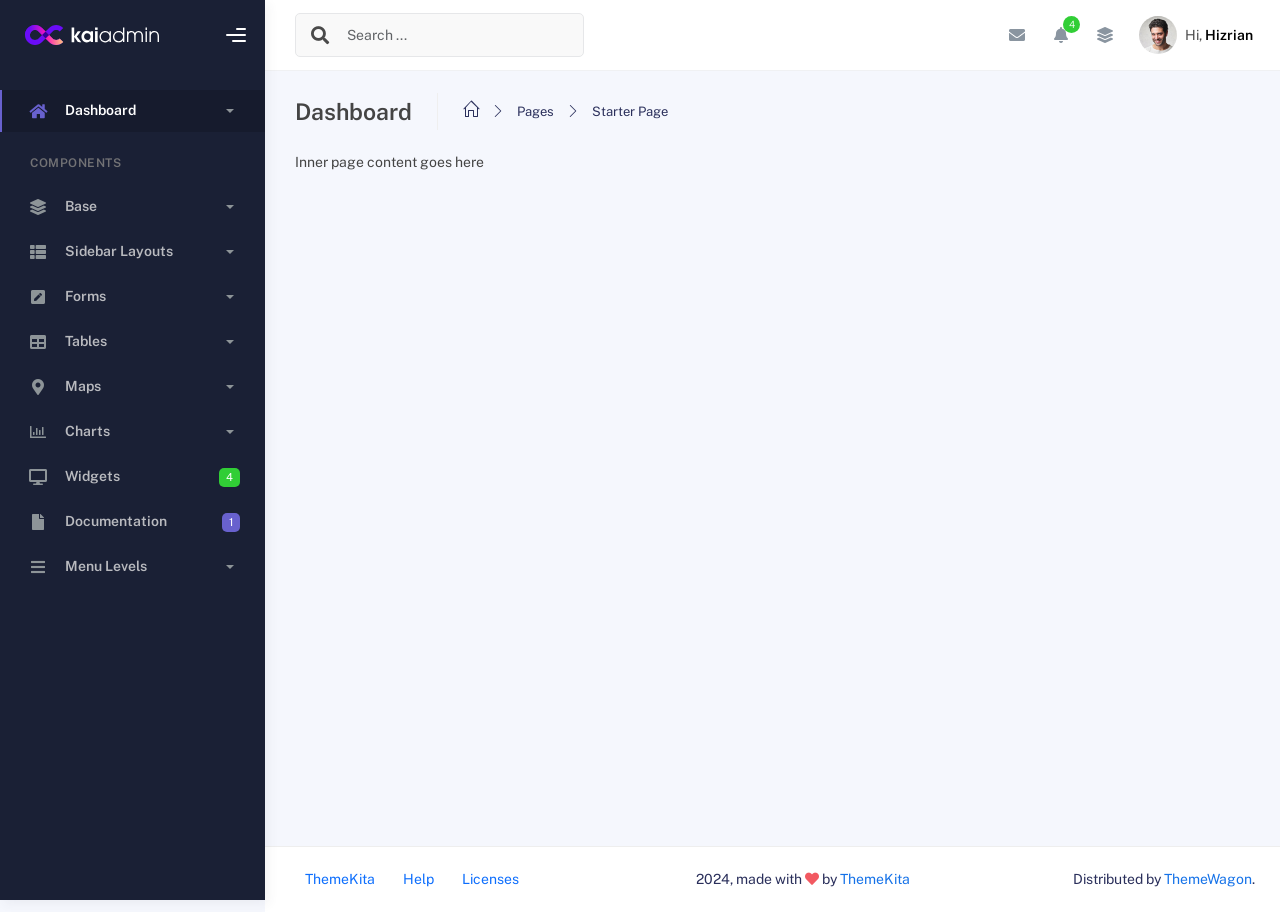
<file: public/starter-template.html>
<!DOCTYPE html>
<html lang="en">
  <head>
    <meta http-equiv="X-UA-Compatible" content="IE=edge" />
    <title>Kaiadmin - Bootstrap 5 Admin Dashboard</title>
    <meta
      content="width=device-width, initial-scale=1.0, shrink-to-fit=no"
      name="viewport"
    />
    <link
      rel="icon"
      href="assets/img/kaiadmin/favicon.ico"
      type="image/x-icon"
    />

    <!-- Fonts and icons -->
    <script src="assets/js/plugin/webfont/webfont.min.js"></script>
    <script>
      WebFont.load({
        google: { families: ["Public Sans:300,400,500,600,700"] },
        custom: {
          families: [
            "Font Awesome 5 Solid",
            "Font Awesome 5 Regular",
            "Font Awesome 5 Brands",
            "simple-line-icons",
          ],
          urls: ["assets/css/fonts.min.css"],
        },
        active: function () {
          sessionStorage.fonts = true;
        },
      });
    </script>

    <!-- CSS Files -->
    <link rel="stylesheet" href="assets/css/bootstrap.min.css" />
    <link rel="stylesheet" href="assets/css/plugins.min.css" />
    <link rel="stylesheet" href="assets/css/kaiadmin.min.css" />

    <!-- CSS Just for demo purpose, don't include it in your project -->
    <link rel="stylesheet" href="assets/css/demo.css" />
  </head>
  <body>
    <div class="wrapper">
      <!-- Sidebar -->
      <div class="sidebar" data-background-color="dark">
        <div class="sidebar-logo">
          <!-- Logo Header -->
          <div class="logo-header" data-background-color="dark">
            <a href="index.html" class="logo">
              <img
                src="assets/img/kaiadmin/logo_light.svg"
                alt="navbar brand"
                class="navbar-brand"
                height="20"
              />
            </a>
            <div class="nav-toggle">
              <button class="btn btn-toggle toggle-sidebar">
                <i class="gg-menu-right"></i>
              </button>
              <button class="btn btn-toggle sidenav-toggler">
                <i class="gg-menu-left"></i>
              </button>
            </div>
            <button class="topbar-toggler more">
              <i class="gg-more-vertical-alt"></i>
            </button>
          </div>
          <!-- End Logo Header -->
        </div>
        <div class="sidebar-wrapper scrollbar scrollbar-inner">
          <div class="sidebar-content">
            <ul class="nav nav-secondary">
              <li class="nav-item active">
                <a
                  data-bs-toggle="collapse"
                  href="#dashboard"
                  class="collapsed"
                  aria-expanded="false"
                >
                  <i class="fas fa-home"></i>
                  <p>Dashboard</p>
                  <span class="caret"></span>
                </a>
                <div class="collapse" id="dashboard">
                  <ul class="nav nav-collapse">
                    <li>
                      <a href="../demo1/index.html">
                        <span class="sub-item">Dashboard 1</span>
                      </a>
                    </li>
                  </ul>
                </div>
              </li>
              <li class="nav-section">
                <span class="sidebar-mini-icon">
                  <i class="fa fa-ellipsis-h"></i>
                </span>
                <h4 class="text-section">Components</h4>
              </li>
              <li class="nav-item">
                <a data-bs-toggle="collapse" href="#base">
                  <i class="fas fa-layer-group"></i>
                  <p>Base</p>
                  <span class="caret"></span>
                </a>
                <div class="collapse" id="base">
                  <ul class="nav nav-collapse">
                    <li>
                      <a href="components/avatars.html">
                        <span class="sub-item">Avatars</span>
                      </a>
                    </li>
                    <li>
                      <a href="components/buttons.html">
                        <span class="sub-item">Buttons</span>
                      </a>
                    </li>
                    <li>
                      <a href="components/gridsystem.html">
                        <span class="sub-item">Grid System</span>
                      </a>
                    </li>
                    <li>
                      <a href="components/panels.html">
                        <span class="sub-item">Panels</span>
                      </a>
                    </li>
                    <li>
                      <a href="components/notifications.html">
                        <span class="sub-item">Notifications</span>
                      </a>
                    </li>
                    <li>
                      <a href="components/sweetalert.html">
                        <span class="sub-item">Sweet Alert</span>
                      </a>
                    </li>
                    <li>
                      <a href="components/font-awesome-icons.html">
                        <span class="sub-item">Font Awesome Icons</span>
                      </a>
                    </li>
                    <li>
                      <a href="components/simple-line-icons.html">
                        <span class="sub-item">Simple Line Icons</span>
                      </a>
                    </li>
                    <li>
                      <a href="components/typography.html">
                        <span class="sub-item">Typography</span>
                      </a>
                    </li>
                  </ul>
                </div>
              </li>
              <li class="nav-item">
                <a data-bs-toggle="collapse" href="#sidebarLayouts">
                  <i class="fas fa-th-list"></i>
                  <p>Sidebar Layouts</p>
                  <span class="caret"></span>
                </a>
                <div class="collapse" id="sidebarLayouts">
                  <ul class="nav nav-collapse">
                    <li>
                      <a href="sidebar-style-2.html">
                        <span class="sub-item">Sidebar Style 2</span>
                      </a>
                    </li>
                    <li>
                      <a href="icon-menu.html">
                        <span class="sub-item">Icon Menu</span>
                      </a>
                    </li>
                  </ul>
                </div>
              </li>
              <li class="nav-item">
                <a data-bs-toggle="collapse" href="#forms">
                  <i class="fas fa-pen-square"></i>
                  <p>Forms</p>
                  <span class="caret"></span>
                </a>
                <div class="collapse" id="forms">
                  <ul class="nav nav-collapse">
                    <li>
                      <a href="forms/forms.html">
                        <span class="sub-item">Basic Form</span>
                      </a>
                    </li>
                  </ul>
                </div>
              </li>
              <li class="nav-item">
                <a data-bs-toggle="collapse" href="#tables">
                  <i class="fas fa-table"></i>
                  <p>Tables</p>
                  <span class="caret"></span>
                </a>
                <div class="collapse" id="tables">
                  <ul class="nav nav-collapse">
                    <li>
                      <a href="tables/tables.html">
                        <span class="sub-item">Basic Table</span>
                      </a>
                    </li>
                    <li>
                      <a href="tables/datatables.html">
                        <span class="sub-item">Datatables</span>
                      </a>
                    </li>
                  </ul>
                </div>
              </li>
              <li class="nav-item">
                <a data-bs-toggle="collapse" href="#maps">
                  <i class="fas fa-map-marker-alt"></i>
                  <p>Maps</p>
                  <span class="caret"></span>
                </a>
                <div class="collapse" id="maps">
                  <ul class="nav nav-collapse">
                    <li>
                      <a href="maps/googlemaps.html">
                        <span class="sub-item">Google Maps</span>
                      </a>
                    </li>
                    <li>
                      <a href="maps/jsvectormap.html">
                        <span class="sub-item">Jsvectormap</span>
                      </a>
                    </li>
                  </ul>
                </div>
              </li>
              <li class="nav-item">
                <a data-bs-toggle="collapse" href="#charts">
                  <i class="far fa-chart-bar"></i>
                  <p>Charts</p>
                  <span class="caret"></span>
                </a>
                <div class="collapse" id="charts">
                  <ul class="nav nav-collapse">
                    <li>
                      <a href="charts/charts.html">
                        <span class="sub-item">Chart Js</span>
                      </a>
                    </li>
                    <li>
                      <a href="charts/sparkline.html">
                        <span class="sub-item">Sparkline</span>
                      </a>
                    </li>
                  </ul>
                </div>
              </li>
              <li class="nav-item">
                <a href="widgets.html">
                  <i class="fas fa-desktop"></i>
                  <p>Widgets</p>
                  <span class="badge badge-success">4</span>
                </a>
              </li>
              <li class="nav-item">
                <a href="../../documentation/index.html">
                  <i class="fas fa-file"></i>
                  <p>Documentation</p>
                  <span class="badge badge-secondary">1</span>
                </a>
              </li>
              <li class="nav-item">
                <a data-bs-toggle="collapse" href="#submenu">
                  <i class="fas fa-bars"></i>
                  <p>Menu Levels</p>
                  <span class="caret"></span>
                </a>
                <div class="collapse" id="submenu">
                  <ul class="nav nav-collapse">
                    <li>
                      <a data-bs-toggle="collapse" href="#subnav1">
                        <span class="sub-item">Level 1</span>
                        <span class="caret"></span>
                      </a>
                      <div class="collapse" id="subnav1">
                        <ul class="nav nav-collapse subnav">
                          <li>
                            <a href="#">
                              <span class="sub-item">Level 2</span>
                            </a>
                          </li>
                          <li>
                            <a href="#">
                              <span class="sub-item">Level 2</span>
                            </a>
                          </li>
                        </ul>
                      </div>
                    </li>
                    <li>
                      <a data-bs-toggle="collapse" href="#subnav2">
                        <span class="sub-item">Level 1</span>
                        <span class="caret"></span>
                      </a>
                      <div class="collapse" id="subnav2">
                        <ul class="nav nav-collapse subnav">
                          <li>
                            <a href="#">
                              <span class="sub-item">Level 2</span>
                            </a>
                          </li>
                        </ul>
                      </div>
                    </li>
                    <li>
                      <a href="#">
                        <span class="sub-item">Level 1</span>
                      </a>
                    </li>
                  </ul>
                </div>
              </li>
            </ul>
          </div>
        </div>
      </div>
      <!-- End Sidebar -->

      <div class="main-panel">
        <div class="main-header">
          <div class="main-header-logo">
            <!-- Logo Header -->
            <div class="logo-header" data-background-color="dark">
              <a href="index.html" class="logo">
                <img
                  src="assets/img/kaiadmin/logo_light.svg"
                  alt="navbar brand"
                  class="navbar-brand"
                  height="20"
                />
              </a>
              <div class="nav-toggle">
                <button class="btn btn-toggle toggle-sidebar">
                  <i class="gg-menu-right"></i>
                </button>
                <button class="btn btn-toggle sidenav-toggler">
                  <i class="gg-menu-left"></i>
                </button>
              </div>
              <button class="topbar-toggler more">
                <i class="gg-more-vertical-alt"></i>
              </button>
            </div>
            <!-- End Logo Header -->
          </div>
          <!-- Navbar Header -->
          <nav
            class="navbar navbar-header navbar-header-transparent navbar-expand-lg border-bottom"
          >
            <div class="container-fluid">
              <nav
                class="navbar navbar-header-left navbar-expand-lg navbar-form nav-search p-0 d-none d-lg-flex"
              >
                <div class="input-group">
                  <div class="input-group-prepend">
                    <button type="submit" class="btn btn-search pe-1">
                      <i class="fa fa-search search-icon"></i>
                    </button>
                  </div>
                  <input
                    type="text"
                    placeholder="Search ..."
                    class="form-control"
                  />
                </div>
              </nav>

              <ul class="navbar-nav topbar-nav ms-md-auto align-items-center">
                <li
                  class="nav-item topbar-icon dropdown hidden-caret d-flex d-lg-none"
                >
                  <a
                    class="nav-link dropdown-toggle"
                    data-bs-toggle="dropdown"
                    href="#"
                    role="button"
                    aria-expanded="false"
                    aria-haspopup="true"
                  >
                    <i class="fa fa-search"></i>
                  </a>
                  <ul class="dropdown-menu dropdown-search animated fadeIn">
                    <form class="navbar-left navbar-form nav-search">
                      <div class="input-group">
                        <input
                          type="text"
                          placeholder="Search ..."
                          class="form-control"
                        />
                      </div>
                    </form>
                  </ul>
                </li>
                <li class="nav-item topbar-icon dropdown hidden-caret">
                  <a
                    class="nav-link dropdown-toggle"
                    href="#"
                    id="messageDropdown"
                    role="button"
                    data-bs-toggle="dropdown"
                    aria-haspopup="true"
                    aria-expanded="false"
                  >
                    <i class="fa fa-envelope"></i>
                  </a>
                  <ul
                    class="dropdown-menu messages-notif-box animated fadeIn"
                    aria-labelledby="messageDropdown"
                  >
                    <li>
                      <div
                        class="dropdown-title d-flex justify-content-between align-items-center"
                      >
                        Messages
                        <a href="#" class="small">Mark all as read</a>
                      </div>
                    </li>
                    <li>
                      <div class="message-notif-scroll scrollbar-outer">
                        <div class="notif-center">
                          <a href="#">
                            <div class="notif-img">
                              <img
                                src="assets/img/jm_denis.jpg"
                                alt="Img Profile"
                              />
                            </div>
                            <div class="notif-content">
                              <span class="subject">Jimmy Denis</span>
                              <span class="block"> How are you ? </span>
                              <span class="time">5 minutes ago</span>
                            </div>
                          </a>
                          <a href="#">
                            <div class="notif-img">
                              <img
                                src="assets/img/chadengle.jpg"
                                alt="Img Profile"
                              />
                            </div>
                            <div class="notif-content">
                              <span class="subject">Chad</span>
                              <span class="block"> Ok, Thanks ! </span>
                              <span class="time">12 minutes ago</span>
                            </div>
                          </a>
                          <a href="#">
                            <div class="notif-img">
                              <img
                                src="assets/img/mlane.jpg"
                                alt="Img Profile"
                              />
                            </div>
                            <div class="notif-content">
                              <span class="subject">Jhon Doe</span>
                              <span class="block">
                                Ready for the meeting today...
                              </span>
                              <span class="time">12 minutes ago</span>
                            </div>
                          </a>
                          <a href="#">
                            <div class="notif-img">
                              <img
                                src="assets/img/talha.jpg"
                                alt="Img Profile"
                              />
                            </div>
                            <div class="notif-content">
                              <span class="subject">Talha</span>
                              <span class="block"> Hi, Apa Kabar ? </span>
                              <span class="time">17 minutes ago</span>
                            </div>
                          </a>
                        </div>
                      </div>
                    </li>
                    <li>
                      <a class="see-all" href="javascript:void(0);"
                        >See all messages<i class="fa fa-angle-right"></i>
                      </a>
                    </li>
                  </ul>
                </li>
                <li class="nav-item topbar-icon dropdown hidden-caret">
                  <a
                    class="nav-link dropdown-toggle"
                    href="#"
                    id="notifDropdown"
                    role="button"
                    data-bs-toggle="dropdown"
                    aria-haspopup="true"
                    aria-expanded="false"
                  >
                    <i class="fa fa-bell"></i>
                    <span class="notification">4</span>
                  </a>
                  <ul
                    class="dropdown-menu notif-box animated fadeIn"
                    aria-labelledby="notifDropdown"
                  >
                    <li>
                      <div class="dropdown-title">
                        You have 4 new notification
                      </div>
                    </li>
                    <li>
                      <div class="notif-scroll scrollbar-outer">
                        <div class="notif-center">
                          <a href="#">
                            <div class="notif-icon notif-primary">
                              <i class="fa fa-user-plus"></i>
                            </div>
                            <div class="notif-content">
                              <span class="block"> New user registered </span>
                              <span class="time">5 minutes ago</span>
                            </div>
                          </a>
                          <a href="#">
                            <div class="notif-icon notif-success">
                              <i class="fa fa-comment"></i>
                            </div>
                            <div class="notif-content">
                              <span class="block">
                                Rahmad commented on Admin
                              </span>
                              <span class="time">12 minutes ago</span>
                            </div>
                          </a>
                          <a href="#">
                            <div class="notif-img">
                              <img
                                src="assets/img/profile2.jpg"
                                alt="Img Profile"
                              />
                            </div>
                            <div class="notif-content">
                              <span class="block">
                                Reza send messages to you
                              </span>
                              <span class="time">12 minutes ago</span>
                            </div>
                          </a>
                          <a href="#">
                            <div class="notif-icon notif-danger">
                              <i class="fa fa-heart"></i>
                            </div>
                            <div class="notif-content">
                              <span class="block"> Farrah liked Admin </span>
                              <span class="time">17 minutes ago</span>
                            </div>
                          </a>
                        </div>
                      </div>
                    </li>
                    <li>
                      <a class="see-all" href="javascript:void(0);"
                        >See all notifications<i class="fa fa-angle-right"></i>
                      </a>
                    </li>
                  </ul>
                </li>
                <li class="nav-item topbar-icon dropdown hidden-caret">
                  <a
                    class="nav-link"
                    data-bs-toggle="dropdown"
                    href="#"
                    aria-expanded="false"
                  >
                    <i class="fas fa-layer-group"></i>
                  </a>
                  <div class="dropdown-menu quick-actions animated fadeIn">
                    <div class="quick-actions-header">
                      <span class="title mb-1">Quick Actions</span>
                      <span class="subtitle op-7">Shortcuts</span>
                    </div>
                    <div class="quick-actions-scroll scrollbar-outer">
                      <div class="quick-actions-items">
                        <div class="row m-0">
                          <a class="col-6 col-md-4 p-0" href="#">
                            <div class="quick-actions-item">
                              <div class="avatar-item bg-danger rounded-circle">
                                <i class="far fa-calendar-alt"></i>
                              </div>
                              <span class="text">Calendar</span>
                            </div>
                          </a>
                          <a class="col-6 col-md-4 p-0" href="#">
                            <div class="quick-actions-item">
                              <div
                                class="avatar-item bg-warning rounded-circle"
                              >
                                <i class="fas fa-map"></i>
                              </div>
                              <span class="text">Maps</span>
                            </div>
                          </a>
                          <a class="col-6 col-md-4 p-0" href="#">
                            <div class="quick-actions-item">
                              <div class="avatar-item bg-info rounded-circle">
                                <i class="fas fa-file-excel"></i>
                              </div>
                              <span class="text">Reports</span>
                            </div>
                          </a>
                          <a class="col-6 col-md-4 p-0" href="#">
                            <div class="quick-actions-item">
                              <div
                                class="avatar-item bg-success rounded-circle"
                              >
                                <i class="fas fa-envelope"></i>
                              </div>
                              <span class="text">Emails</span>
                            </div>
                          </a>
                          <a class="col-6 col-md-4 p-0" href="#">
                            <div class="quick-actions-item">
                              <div
                                class="avatar-item bg-primary rounded-circle"
                              >
                                <i class="fas fa-file-invoice-dollar"></i>
                              </div>
                              <span class="text">Invoice</span>
                            </div>
                          </a>
                          <a class="col-6 col-md-4 p-0" href="#">
                            <div class="quick-actions-item">
                              <div
                                class="avatar-item bg-secondary rounded-circle"
                              >
                                <i class="fas fa-credit-card"></i>
                              </div>
                              <span class="text">Payments</span>
                            </div>
                          </a>
                        </div>
                      </div>
                    </div>
                  </div>
                </li>

                <li class="nav-item topbar-user dropdown hidden-caret">
                  <a
                    class="dropdown-toggle profile-pic"
                    data-bs-toggle="dropdown"
                    href="#"
                    aria-expanded="false"
                  >
                    <div class="avatar-sm">
                      <img
                        src="assets/img/profile.jpg"
                        alt="..."
                        class="avatar-img rounded-circle"
                      />
                    </div>
                    <span class="profile-username">
                      <span class="op-7">Hi,</span>
                      <span class="fw-bold">Hizrian</span>
                    </span>
                  </a>
                  <ul class="dropdown-menu dropdown-user animated fadeIn">
                    <div class="dropdown-user-scroll scrollbar-outer">
                      <li>
                        <div class="user-box">
                          <div class="avatar-lg">
                            <img
                              src="assets/img/profile.jpg"
                              alt="image profile"
                              class="avatar-img rounded"
                            />
                          </div>
                          <div class="u-text">
                            <h4>Hizrian</h4>
                            <p class="text-muted">hello@example.com</p>
                            <a
                              href="profile.html"
                              class="btn btn-xs btn-secondary btn-sm"
                              >View Profile</a
                            >
                          </div>
                        </div>
                      </li>
                      <li>
                        <div class="dropdown-divider"></div>
                        <a class="dropdown-item" href="#">My Profile</a>
                        <a class="dropdown-item" href="#">My Balance</a>
                        <a class="dropdown-item" href="#">Inbox</a>
                        <div class="dropdown-divider"></div>
                        <a class="dropdown-item" href="#">Account Setting</a>
                        <div class="dropdown-divider"></div>
                        <a class="dropdown-item" href="#">Logout</a>
                      </li>
                    </div>
                  </ul>
                </li>
              </ul>
            </div>
          </nav>
          <!-- End Navbar -->
        </div>

        <div class="container">
          <div class="page-inner">
            <div class="page-header">
              <h4 class="page-title">Dashboard</h4>
              <ul class="breadcrumbs">
                <li class="nav-home">
                  <a href="#">
                    <i class="icon-home"></i>
                  </a>
                </li>
                <li class="separator">
                  <i class="icon-arrow-right"></i>
                </li>
                <li class="nav-item">
                  <a href="#">Pages</a>
                </li>
                <li class="separator">
                  <i class="icon-arrow-right"></i>
                </li>
                <li class="nav-item">
                  <a href="#">Starter Page</a>
                </li>
              </ul>
            </div>
            <div class="page-category">Inner page content goes here</div>
          </div>
        </div>

        <footer class="footer">
          <div class="container-fluid d-flex justify-content-between">
            <nav class="pull-left">
              <ul class="nav">
                <li class="nav-item">
                  <a class="nav-link" href="http://www.themekita.com">
                    ThemeKita
                  </a>
                </li>
                <li class="nav-item">
                  <a class="nav-link" href="#"> Help </a>
                </li>
                <li class="nav-item">
                  <a class="nav-link" href="#"> Licenses </a>
                </li>
              </ul>
            </nav>
            <div class="copyright">
              2024, made with <i class="fa fa-heart heart text-danger"></i> by
              <a href="http://www.themekita.com">ThemeKita</a>
            </div>
            <div>
              Distributed by
              <a target="_blank" href="https://themewagon.com/">ThemeWagon</a>.
            </div>
          </div>
        </footer>
      </div>
    </div>
    <!--   Core JS Files   -->
    <script src="assets/js/core/jquery-3.7.1.min.js"></script>
    <script src="assets/js/core/popper.min.js"></script>
    <script src="assets/js/core/bootstrap.min.js"></script>

    <!-- jQuery Scrollbar -->
    <script src="assets/js/plugin/jquery-scrollbar/jquery.scrollbar.min.js"></script>

    <!-- Chart JS -->
    <script src="assets/js/plugin/chart.js/chart.min.js"></script>

    <!-- jQuery Sparkline -->
    <script src="assets/js/plugin/jquery.sparkline/jquery.sparkline.min.js"></script>

    <!-- Chart Circle -->
    <script src="assets/js/plugin/chart-circle/circles.min.js"></script>

    <!-- Datatables -->
    <script src="assets/js/plugin/datatables/datatables.min.js"></script>

    <!-- Bootstrap Notify -->
    <script src="assets/js/plugin/bootstrap-notify/bootstrap-notify.min.js"></script>

    <!-- jQuery Vector Maps -->
    <script src="assets/js/plugin/jsvectormap/jsvectormap.min.js"></script>
    <script src="assets/js/plugin/jsvectormap/world.js"></script>

    <!-- Google Maps Plugin -->
    <script src="assets/js/plugin/gmaps/gmaps.js"></script>

    <!-- Sweet Alert -->
    <script src="assets/js/plugin/sweetalert/sweetalert.min.js"></script>

    <!-- Kaiadmin JS -->
    <script src="assets/js/kaiadmin.min.js"></script>
  </body>
</html>
</file>
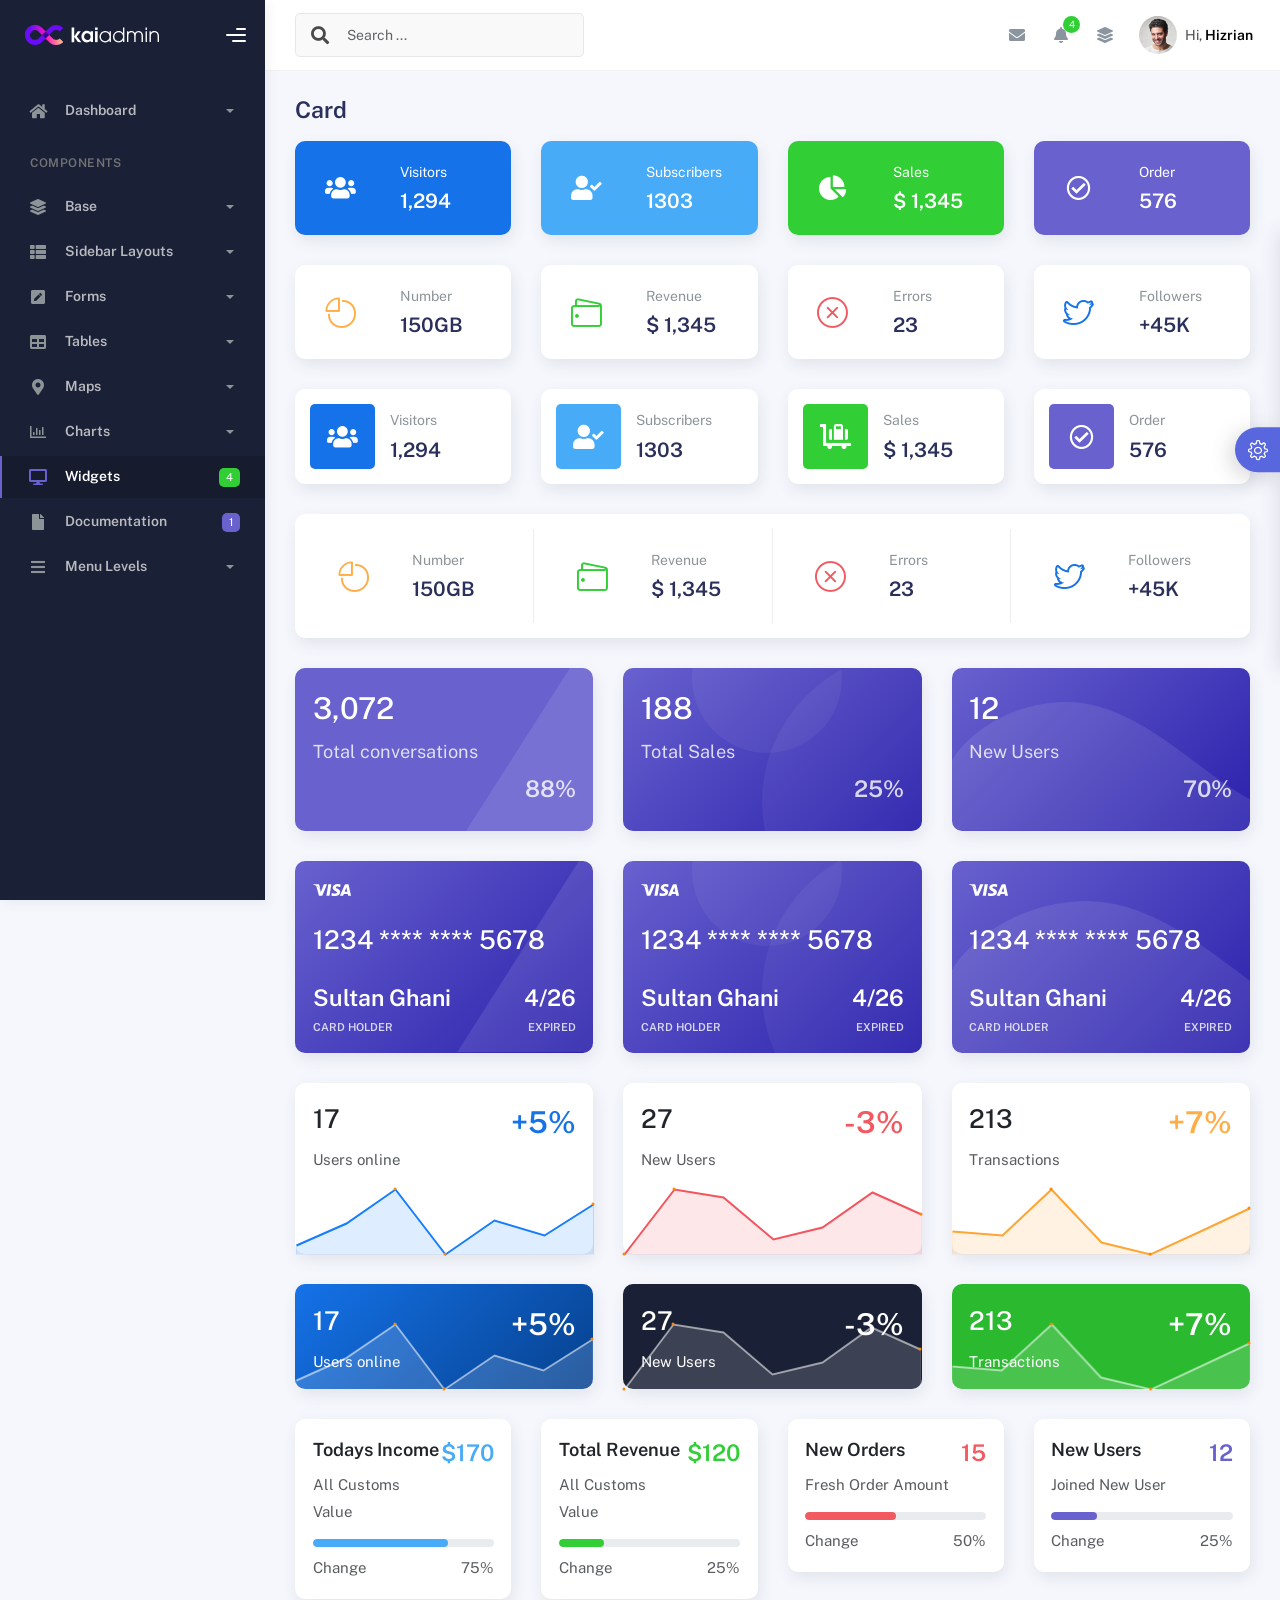
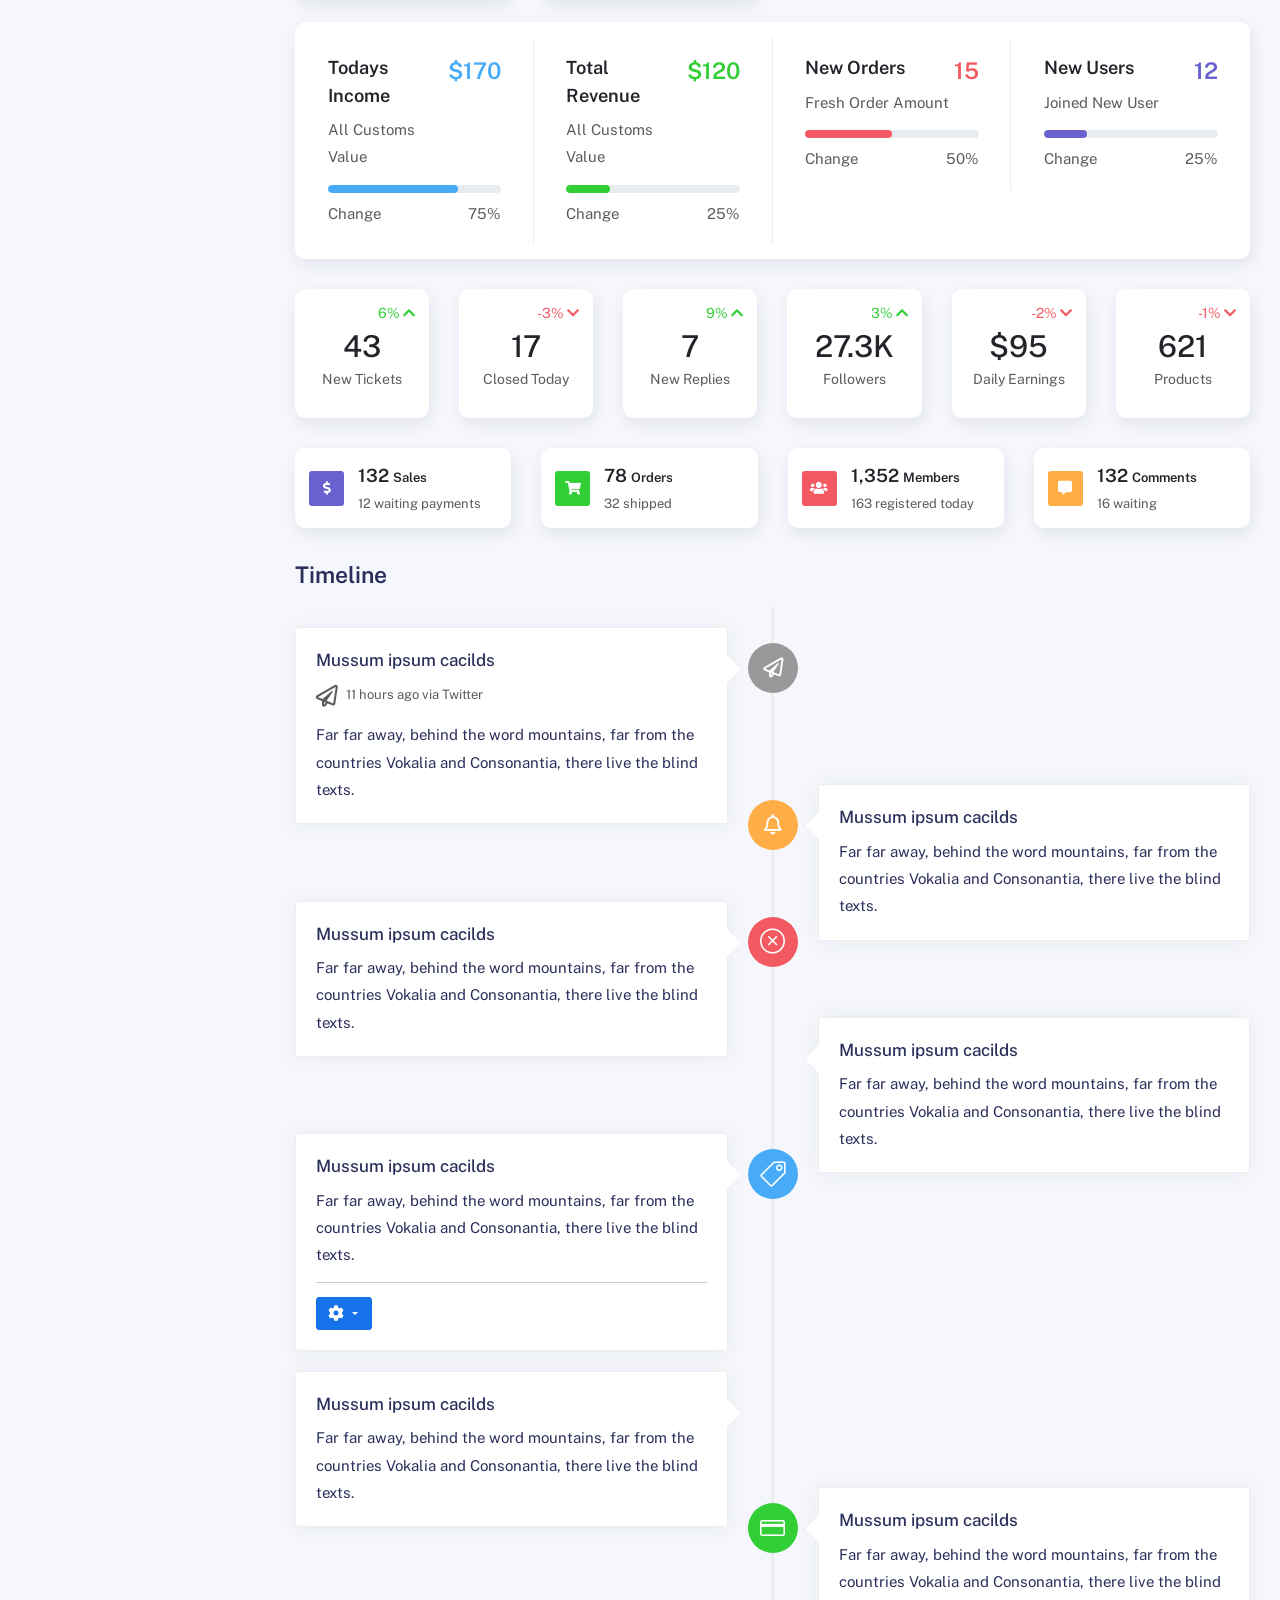
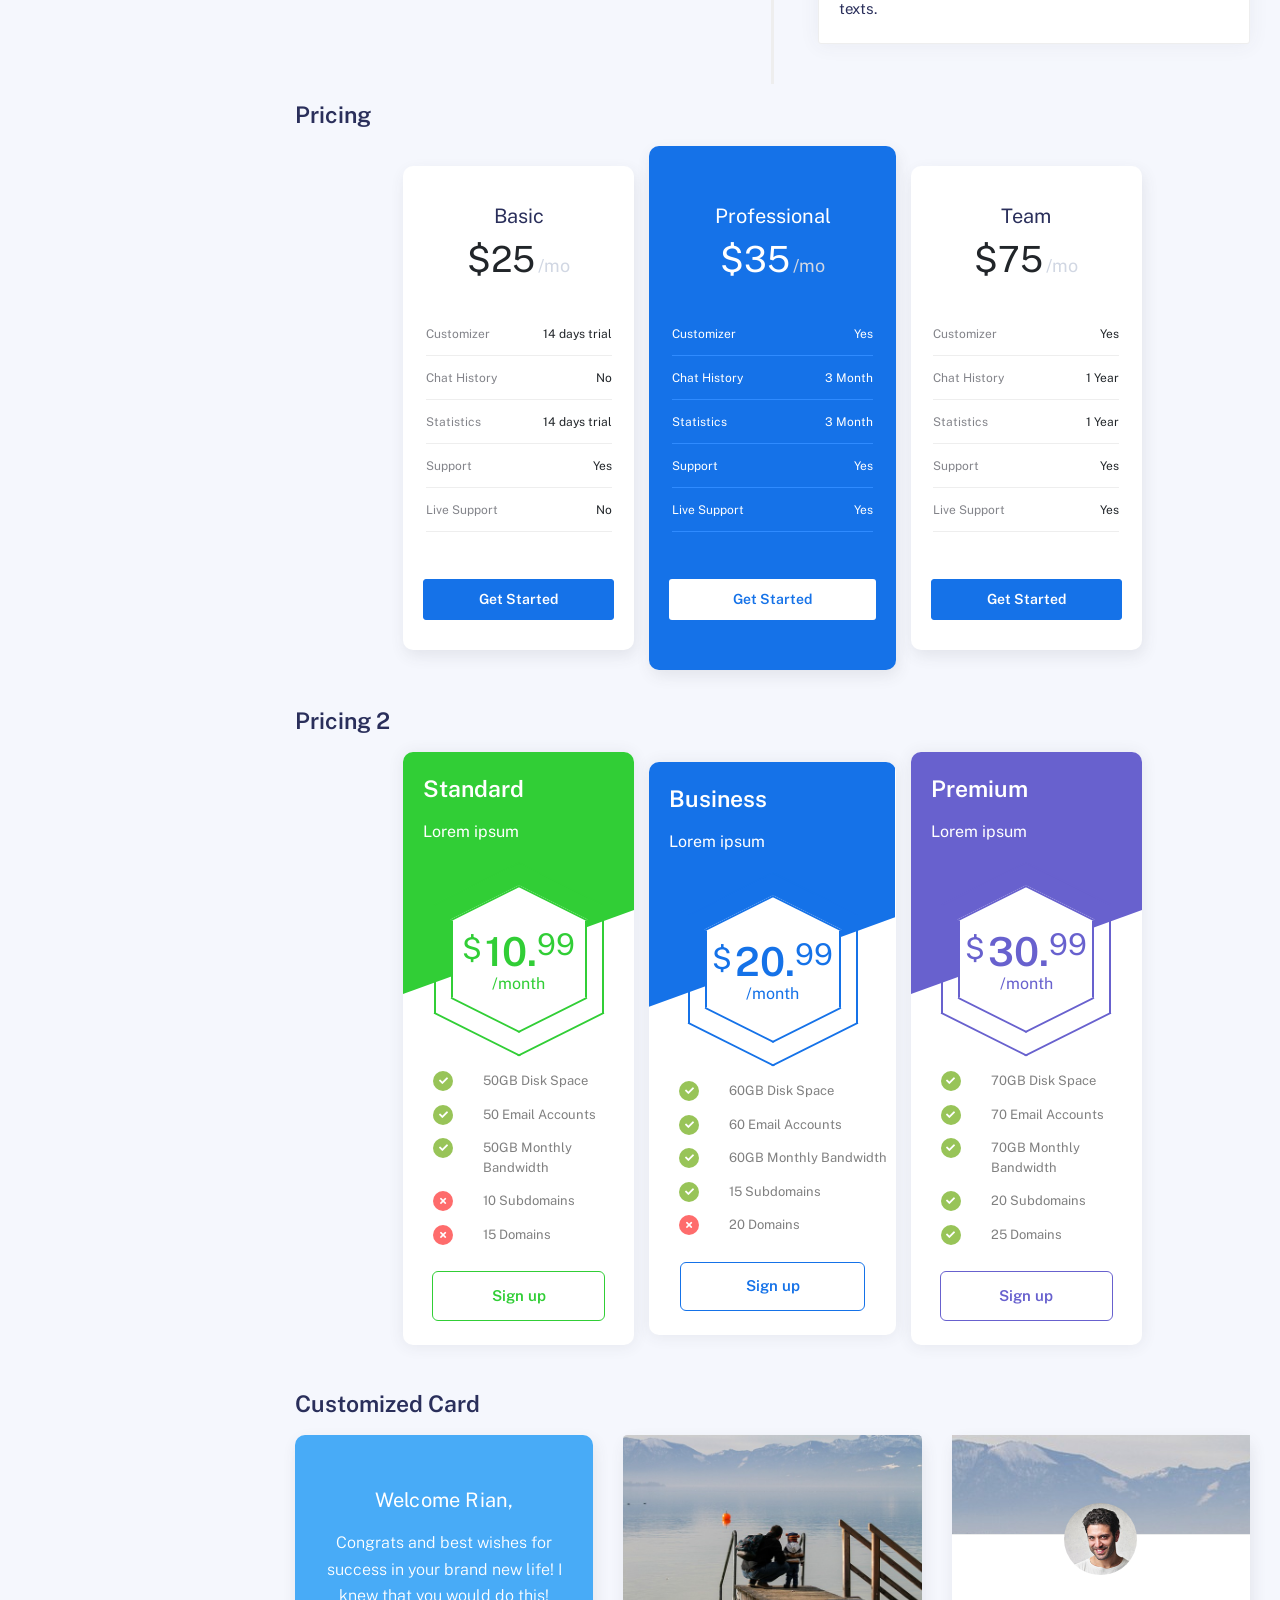
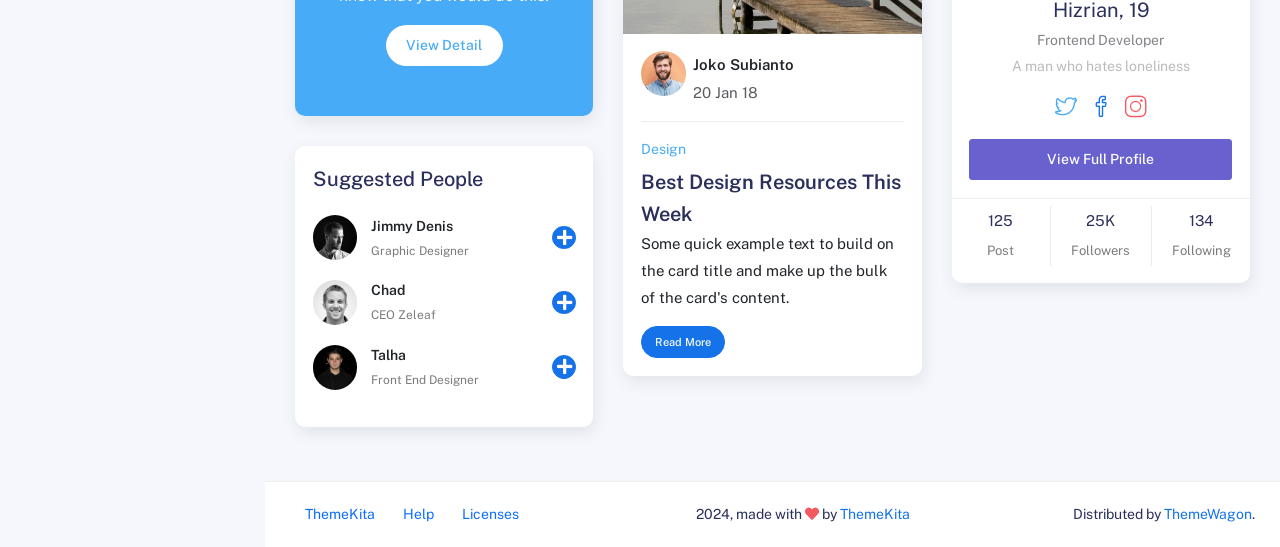
<file: public/widgets.html>
<!DOCTYPE html>
<html lang="en">
  <head>
    <meta http-equiv="X-UA-Compatible" content="IE=edge" />
    <title>Widgets - Kaiadmin Bootstrap 5 Admin Dashboard</title>
    <meta
      content="width=device-width, initial-scale=1.0, shrink-to-fit=no"
      name="viewport"
    />
    <link
      rel="icon"
      href="assets/img/kaiadmin/favicon.ico"
      type="image/x-icon"
    />

    <!-- Fonts and icons -->
    <script src="assets/js/plugin/webfont/webfont.min.js"></script>
    <script>
      WebFont.load({
        google: { families: ["Public Sans:300,400,500,600,700"] },
        custom: {
          families: [
            "Font Awesome 5 Solid",
            "Font Awesome 5 Regular",
            "Font Awesome 5 Brands",
            "simple-line-icons",
          ],
          urls: ["assets/css/fonts.min.css"],
        },
        active: function () {
          sessionStorage.fonts = true;
        },
      });
    </script>

    <!-- CSS Files -->
    <link rel="stylesheet" href="assets/css/bootstrap.min.css" />
    <link rel="stylesheet" href="assets/css/plugins.min.css" />
    <link rel="stylesheet" href="assets/css/kaiadmin.min.css" />

    <!-- CSS Just for demo purpose, don't include it in your project -->
    <link rel="stylesheet" href="assets/css/demo.css" />
  </head>
  <body>
    <div class="wrapper">
      <!-- Sidebar -->
      <div class="sidebar" data-background-color="dark">
        <div class="sidebar-logo">
          <!-- Logo Header -->
          <div class="logo-header" data-background-color="dark">
            <a href="index.html" class="logo">
              <img
                src="assets/img/kaiadmin/logo_light.svg"
                alt="navbar brand"
                class="navbar-brand"
                height="20"
              />
            </a>
            <div class="nav-toggle">
              <button class="btn btn-toggle toggle-sidebar">
                <i class="gg-menu-right"></i>
              </button>
              <button class="btn btn-toggle sidenav-toggler">
                <i class="gg-menu-left"></i>
              </button>
            </div>
            <button class="topbar-toggler more">
              <i class="gg-more-vertical-alt"></i>
            </button>
          </div>
          <!-- End Logo Header -->
        </div>
        <div class="sidebar-wrapper scrollbar scrollbar-inner">
          <div class="sidebar-content">
            <ul class="nav nav-secondary">
              <li class="nav-item">
                <a
                  data-bs-toggle="collapse"
                  href="#dashboard"
                  class="collapsed"
                  aria-expanded="false"
                >
                  <i class="fas fa-home"></i>
                  <p>Dashboard</p>
                  <span class="caret"></span>
                </a>
                <div class="collapse" id="dashboard">
                  <ul class="nav nav-collapse">
                    <li>
                      <a href="../demo1/index.html">
                        <span class="sub-item">Dashboard 1</span>
                      </a>
                    </li>
                  </ul>
                </div>
              </li>
              <li class="nav-section">
                <span class="sidebar-mini-icon">
                  <i class="fa fa-ellipsis-h"></i>
                </span>
                <h4 class="text-section">Components</h4>
              </li>
              <li class="nav-item">
                <a data-bs-toggle="collapse" href="#base">
                  <i class="fas fa-layer-group"></i>
                  <p>Base</p>
                  <span class="caret"></span>
                </a>
                <div class="collapse" id="base">
                  <ul class="nav nav-collapse">
                    <li>
                      <a href="components/avatars.html">
                        <span class="sub-item">Avatars</span>
                      </a>
                    </li>
                    <li>
                      <a href="components/buttons.html">
                        <span class="sub-item">Buttons</span>
                      </a>
                    </li>
                    <li>
                      <a href="components/gridsystem.html">
                        <span class="sub-item">Grid System</span>
                      </a>
                    </li>
                    <li>
                      <a href="components/panels.html">
                        <span class="sub-item">Panels</span>
                      </a>
                    </li>
                    <li>
                      <a href="components/notifications.html">
                        <span class="sub-item">Notifications</span>
                      </a>
                    </li>
                    <li>
                      <a href="components/sweetalert.html">
                        <span class="sub-item">Sweet Alert</span>
                      </a>
                    </li>
                    <li>
                      <a href="components/font-awesome-icons.html">
                        <span class="sub-item">Font Awesome Icons</span>
                      </a>
                    </li>
                    <li>
                      <a href="components/simple-line-icons.html">
                        <span class="sub-item">Simple Line Icons</span>
                      </a>
                    </li>
                    <li>
                      <a href="components/typography.html">
                        <span class="sub-item">Typography</span>
                      </a>
                    </li>
                  </ul>
                </div>
              </li>
              <li class="nav-item">
                <a data-bs-toggle="collapse" href="#sidebarLayouts">
                  <i class="fas fa-th-list"></i>
                  <p>Sidebar Layouts</p>
                  <span class="caret"></span>
                </a>
                <div class="collapse" id="sidebarLayouts">
                  <ul class="nav nav-collapse">
                    <li>
                      <a href="sidebar-style-2.html">
                        <span class="sub-item">Sidebar Style 2</span>
                      </a>
                    </li>
                    <li>
                      <a href="icon-menu.html">
                        <span class="sub-item">Icon Menu</span>
                      </a>
                    </li>
                  </ul>
                </div>
              </li>
              <li class="nav-item">
                <a data-bs-toggle="collapse" href="#forms">
                  <i class="fas fa-pen-square"></i>
                  <p>Forms</p>
                  <span class="caret"></span>
                </a>
                <div class="collapse" id="forms">
                  <ul class="nav nav-collapse">
                    <li>
                      <a href="forms/forms.html">
                        <span class="sub-item">Basic Form</span>
                      </a>
                    </li>
                  </ul>
                </div>
              </li>
              <li class="nav-item">
                <a data-bs-toggle="collapse" href="#tables">
                  <i class="fas fa-table"></i>
                  <p>Tables</p>
                  <span class="caret"></span>
                </a>
                <div class="collapse" id="tables">
                  <ul class="nav nav-collapse">
                    <li>
                      <a href="tables/tables.html">
                        <span class="sub-item">Basic Table</span>
                      </a>
                    </li>
                    <li>
                      <a href="tables/datatables.html">
                        <span class="sub-item">Datatables</span>
                      </a>
                    </li>
                  </ul>
                </div>
              </li>
              <li class="nav-item">
                <a data-bs-toggle="collapse" href="#maps">
                  <i class="fas fa-map-marker-alt"></i>
                  <p>Maps</p>
                  <span class="caret"></span>
                </a>
                <div class="collapse" id="maps">
                  <ul class="nav nav-collapse">
                    <li>
                      <a href="maps/googlemaps.html">
                        <span class="sub-item">Google Maps</span>
                      </a>
                    </li>
                    <li>
                      <a href="maps/jsvectormap.html">
                        <span class="sub-item">Jsvectormap</span>
                      </a>
                    </li>
                  </ul>
                </div>
              </li>
              <li class="nav-item">
                <a data-bs-toggle="collapse" href="#charts">
                  <i class="far fa-chart-bar"></i>
                  <p>Charts</p>
                  <span class="caret"></span>
                </a>
                <div class="collapse" id="charts">
                  <ul class="nav nav-collapse">
                    <li>
                      <a href="charts/charts.html">
                        <span class="sub-item">Chart Js</span>
                      </a>
                    </li>
                    <li>
                      <a href="charts/sparkline.html">
                        <span class="sub-item">Sparkline</span>
                      </a>
                    </li>
                  </ul>
                </div>
              </li>
              <li class="nav-item active">
                <a href="widgets.html">
                  <i class="fas fa-desktop"></i>
                  <p>Widgets</p>
                  <span class="badge badge-success">4</span>
                </a>
              </li>
              <li class="nav-item">
                <a href="../../documentation/index.html">
                  <i class="fas fa-file"></i>
                  <p>Documentation</p>
                  <span class="badge badge-secondary">1</span>
                </a>
              </li>
              <li class="nav-item">
                <a data-bs-toggle="collapse" href="#submenu">
                  <i class="fas fa-bars"></i>
                  <p>Menu Levels</p>
                  <span class="caret"></span>
                </a>
                <div class="collapse" id="submenu">
                  <ul class="nav nav-collapse">
                    <li>
                      <a data-bs-toggle="collapse" href="#subnav1">
                        <span class="sub-item">Level 1</span>
                        <span class="caret"></span>
                      </a>
                      <div class="collapse" id="subnav1">
                        <ul class="nav nav-collapse subnav">
                          <li>
                            <a href="#">
                              <span class="sub-item">Level 2</span>
                            </a>
                          </li>
                          <li>
                            <a href="#">
                              <span class="sub-item">Level 2</span>
                            </a>
                          </li>
                        </ul>
                      </div>
                    </li>
                    <li>
                      <a data-bs-toggle="collapse" href="#subnav2">
                        <span class="sub-item">Level 1</span>
                        <span class="caret"></span>
                      </a>
                      <div class="collapse" id="subnav2">
                        <ul class="nav nav-collapse subnav">
                          <li>
                            <a href="#">
                              <span class="sub-item">Level 2</span>
                            </a>
                          </li>
                        </ul>
                      </div>
                    </li>
                    <li>
                      <a href="#">
                        <span class="sub-item">Level 1</span>
                      </a>
                    </li>
                  </ul>
                </div>
              </li>
            </ul>
          </div>
        </div>
      </div>
      <!-- End Sidebar -->

      <div class="main-panel">
        <div class="main-header">
          <div class="main-header-logo">
            <!-- Logo Header -->
            <div class="logo-header" data-background-color="dark">
              <a href="index.html" class="logo">
                <img
                  src="assets/img/kaiadmin/logo_light.svg"
                  alt="navbar brand"
                  class="navbar-brand"
                  height="20"
                />
              </a>
              <div class="nav-toggle">
                <button class="btn btn-toggle toggle-sidebar">
                  <i class="gg-menu-right"></i>
                </button>
                <button class="btn btn-toggle sidenav-toggler">
                  <i class="gg-menu-left"></i>
                </button>
              </div>
              <button class="topbar-toggler more">
                <i class="gg-more-vertical-alt"></i>
              </button>
            </div>
            <!-- End Logo Header -->
          </div>
          <!-- Navbar Header -->
          <nav
            class="navbar navbar-header navbar-header-transparent navbar-expand-lg border-bottom"
          >
            <div class="container-fluid">
              <nav
                class="navbar navbar-header-left navbar-expand-lg navbar-form nav-search p-0 d-none d-lg-flex"
              >
                <div class="input-group">
                  <div class="input-group-prepend">
                    <button type="submit" class="btn btn-search pe-1">
                      <i class="fa fa-search search-icon"></i>
                    </button>
                  </div>
                  <input
                    type="text"
                    placeholder="Search ..."
                    class="form-control"
                  />
                </div>
              </nav>

              <ul class="navbar-nav topbar-nav ms-md-auto align-items-center">
                <li
                  class="nav-item topbar-icon dropdown hidden-caret d-flex d-lg-none"
                >
                  <a
                    class="nav-link dropdown-toggle"
                    data-bs-toggle="dropdown"
                    href="#"
                    role="button"
                    aria-expanded="false"
                    aria-haspopup="true"
                  >
                    <i class="fa fa-search"></i>
                  </a>
                  <ul class="dropdown-menu dropdown-search animated fadeIn">
                    <form class="navbar-left navbar-form nav-search">
                      <div class="input-group">
                        <input
                          type="text"
                          placeholder="Search ..."
                          class="form-control"
                        />
                      </div>
                    </form>
                  </ul>
                </li>
                <li class="nav-item topbar-icon dropdown hidden-caret">
                  <a
                    class="nav-link dropdown-toggle"
                    href="#"
                    id="messageDropdown"
                    role="button"
                    data-bs-toggle="dropdown"
                    aria-haspopup="true"
                    aria-expanded="false"
                  >
                    <i class="fa fa-envelope"></i>
                  </a>
                  <ul
                    class="dropdown-menu messages-notif-box animated fadeIn"
                    aria-labelledby="messageDropdown"
                  >
                    <li>
                      <div
                        class="dropdown-title d-flex justify-content-between align-items-center"
                      >
                        Messages
                        <a href="#" class="small">Mark all as read</a>
                      </div>
                    </li>
                    <li>
                      <div class="message-notif-scroll scrollbar-outer">
                        <div class="notif-center">
                          <a href="#">
                            <div class="notif-img">
                              <img
                                src="assets/img/jm_denis.jpg"
                                alt="Img Profile"
                              />
                            </div>
                            <div class="notif-content">
                              <span class="subject">Jimmy Denis</span>
                              <span class="block"> How are you ? </span>
                              <span class="time">5 minutes ago</span>
                            </div>
                          </a>
                          <a href="#">
                            <div class="notif-img">
                              <img
                                src="assets/img/chadengle.jpg"
                                alt="Img Profile"
                              />
                            </div>
                            <div class="notif-content">
                              <span class="subject">Chad</span>
                              <span class="block"> Ok, Thanks ! </span>
                              <span class="time">12 minutes ago</span>
                            </div>
                          </a>
                          <a href="#">
                            <div class="notif-img">
                              <img
                                src="assets/img/mlane.jpg"
                                alt="Img Profile"
                              />
                            </div>
                            <div class="notif-content">
                              <span class="subject">Jhon Doe</span>
                              <span class="block">
                                Ready for the meeting today...
                              </span>
                              <span class="time">12 minutes ago</span>
                            </div>
                          </a>
                          <a href="#">
                            <div class="notif-img">
                              <img
                                src="assets/img/talha.jpg"
                                alt="Img Profile"
                              />
                            </div>
                            <div class="notif-content">
                              <span class="subject">Talha</span>
                              <span class="block"> Hi, Apa Kabar ? </span>
                              <span class="time">17 minutes ago</span>
                            </div>
                          </a>
                        </div>
                      </div>
                    </li>
                    <li>
                      <a class="see-all" href="javascript:void(0);"
                        >See all messages<i class="fa fa-angle-right"></i>
                      </a>
                    </li>
                  </ul>
                </li>
                <li class="nav-item topbar-icon dropdown hidden-caret">
                  <a
                    class="nav-link dropdown-toggle"
                    href="#"
                    id="notifDropdown"
                    role="button"
                    data-bs-toggle="dropdown"
                    aria-haspopup="true"
                    aria-expanded="false"
                  >
                    <i class="fa fa-bell"></i>
                    <span class="notification">4</span>
                  </a>
                  <ul
                    class="dropdown-menu notif-box animated fadeIn"
                    aria-labelledby="notifDropdown"
                  >
                    <li>
                      <div class="dropdown-title">
                        You have 4 new notification
                      </div>
                    </li>
                    <li>
                      <div class="notif-scroll scrollbar-outer">
                        <div class="notif-center">
                          <a href="#">
                            <div class="notif-icon notif-primary">
                              <i class="fa fa-user-plus"></i>
                            </div>
                            <div class="notif-content">
                              <span class="block"> New user registered </span>
                              <span class="time">5 minutes ago</span>
                            </div>
                          </a>
                          <a href="#">
                            <div class="notif-icon notif-success">
                              <i class="fa fa-comment"></i>
                            </div>
                            <div class="notif-content">
                              <span class="block">
                                Rahmad commented on Admin
                              </span>
                              <span class="time">12 minutes ago</span>
                            </div>
                          </a>
                          <a href="#">
                            <div class="notif-img">
                              <img
                                src="assets/img/profile2.jpg"
                                alt="Img Profile"
                              />
                            </div>
                            <div class="notif-content">
                              <span class="block">
                                Reza send messages to you
                              </span>
                              <span class="time">12 minutes ago</span>
                            </div>
                          </a>
                          <a href="#">
                            <div class="notif-icon notif-danger">
                              <i class="fa fa-heart"></i>
                            </div>
                            <div class="notif-content">
                              <span class="block"> Farrah liked Admin </span>
                              <span class="time">17 minutes ago</span>
                            </div>
                          </a>
                        </div>
                      </div>
                    </li>
                    <li>
                      <a class="see-all" href="javascript:void(0);"
                        >See all notifications<i class="fa fa-angle-right"></i>
                      </a>
                    </li>
                  </ul>
                </li>
                <li class="nav-item topbar-icon dropdown hidden-caret">
                  <a
                    class="nav-link"
                    data-bs-toggle="dropdown"
                    href="#"
                    aria-expanded="false"
                  >
                    <i class="fas fa-layer-group"></i>
                  </a>
                  <div class="dropdown-menu quick-actions animated fadeIn">
                    <div class="quick-actions-header">
                      <span class="title mb-1">Quick Actions</span>
                      <span class="subtitle op-7">Shortcuts</span>
                    </div>
                    <div class="quick-actions-scroll scrollbar-outer">
                      <div class="quick-actions-items">
                        <div class="row m-0">
                          <a class="col-6 col-md-4 p-0" href="#">
                            <div class="quick-actions-item">
                              <div class="avatar-item bg-danger rounded-circle">
                                <i class="far fa-calendar-alt"></i>
                              </div>
                              <span class="text">Calendar</span>
                            </div>
                          </a>
                          <a class="col-6 col-md-4 p-0" href="#">
                            <div class="quick-actions-item">
                              <div
                                class="avatar-item bg-warning rounded-circle"
                              >
                                <i class="fas fa-map"></i>
                              </div>
                              <span class="text">Maps</span>
                            </div>
                          </a>
                          <a class="col-6 col-md-4 p-0" href="#">
                            <div class="quick-actions-item">
                              <div class="avatar-item bg-info rounded-circle">
                                <i class="fas fa-file-excel"></i>
                              </div>
                              <span class="text">Reports</span>
                            </div>
                          </a>
                          <a class="col-6 col-md-4 p-0" href="#">
                            <div class="quick-actions-item">
                              <div
                                class="avatar-item bg-success rounded-circle"
                              >
                                <i class="fas fa-envelope"></i>
                              </div>
                              <span class="text">Emails</span>
                            </div>
                          </a>
                          <a class="col-6 col-md-4 p-0" href="#">
                            <div class="quick-actions-item">
                              <div
                                class="avatar-item bg-primary rounded-circle"
                              >
                                <i class="fas fa-file-invoice-dollar"></i>
                              </div>
                              <span class="text">Invoice</span>
                            </div>
                          </a>
                          <a class="col-6 col-md-4 p-0" href="#">
                            <div class="quick-actions-item">
                              <div
                                class="avatar-item bg-secondary rounded-circle"
                              >
                                <i class="fas fa-credit-card"></i>
                              </div>
                              <span class="text">Payments</span>
                            </div>
                          </a>
                        </div>
                      </div>
                    </div>
                  </div>
                </li>

                <li class="nav-item topbar-user dropdown hidden-caret">
                  <a
                    class="dropdown-toggle profile-pic"
                    data-bs-toggle="dropdown"
                    href="#"
                    aria-expanded="false"
                  >
                    <div class="avatar-sm">
                      <img
                        src="assets/img/profile.jpg"
                        alt="..."
                        class="avatar-img rounded-circle"
                      />
                    </div>
                    <span class="profile-username">
                      <span class="op-7">Hi,</span>
                      <span class="fw-bold">Hizrian</span>
                    </span>
                  </a>
                  <ul class="dropdown-menu dropdown-user animated fadeIn">
                    <div class="dropdown-user-scroll scrollbar-outer">
                      <li>
                        <div class="user-box">
                          <div class="avatar-lg">
                            <img
                              src="assets/img/profile.jpg"
                              alt="image profile"
                              class="avatar-img rounded"
                            />
                          </div>
                          <div class="u-text">
                            <h4>Hizrian</h4>
                            <p class="text-muted">hello@example.com</p>
                            <a
                              href="profile.html"
                              class="btn btn-xs btn-secondary btn-sm"
                              >View Profile</a
                            >
                          </div>
                        </div>
                      </li>
                      <li>
                        <div class="dropdown-divider"></div>
                        <a class="dropdown-item" href="#">My Profile</a>
                        <a class="dropdown-item" href="#">My Balance</a>
                        <a class="dropdown-item" href="#">Inbox</a>
                        <div class="dropdown-divider"></div>
                        <a class="dropdown-item" href="#">Account Setting</a>
                        <div class="dropdown-divider"></div>
                        <a class="dropdown-item" href="#">Logout</a>
                      </li>
                    </div>
                  </ul>
                </li>
              </ul>
            </div>
          </nav>
          <!-- End Navbar -->
        </div>

        <div class="container">
          <div class="page-inner">
            <!-- Card -->
            <h3 class="fw-bold mb-3">Card</h3>
            <div class="row">
              <div class="col-sm-6 col-md-3">
                <div class="card card-stats card-primary card-round">
                  <div class="card-body">
                    <div class="row">
                      <div class="col-5">
                        <div class="icon-big text-center">
                          <i class="fas fa-users"></i>
                        </div>
                      </div>
                      <div class="col-7 col-stats">
                        <div class="numbers">
                          <p class="card-category">Visitors</p>
                          <h4 class="card-title">1,294</h4>
                        </div>
                      </div>
                    </div>
                  </div>
                </div>
              </div>
              <div class="col-sm-6 col-md-3">
                <div class="card card-stats card-info card-round">
                  <div class="card-body">
                    <div class="row">
                      <div class="col-5">
                        <div class="icon-big text-center">
                          <i class="fas fa-user-check"></i>
                        </div>
                      </div>
                      <div class="col-7 col-stats">
                        <div class="numbers">
                          <p class="card-category">Subscribers</p>
                          <h4 class="card-title">1303</h4>
                        </div>
                      </div>
                    </div>
                  </div>
                </div>
              </div>
              <div class="col-sm-6 col-md-3">
                <div class="card card-stats card-success card-round">
                  <div class="card-body">
                    <div class="row">
                      <div class="col-5">
                        <div class="icon-big text-center">
                          <i class="fas fa-chart-pie"></i>
                        </div>
                      </div>
                      <div class="col-7 col-stats">
                        <div class="numbers">
                          <p class="card-category">Sales</p>
                          <h4 class="card-title">$ 1,345</h4>
                        </div>
                      </div>
                    </div>
                  </div>
                </div>
              </div>
              <div class="col-sm-6 col-md-3">
                <div class="card card-stats card-secondary card-round">
                  <div class="card-body">
                    <div class="row">
                      <div class="col-5">
                        <div class="icon-big text-center">
                          <i class="far fa-check-circle"></i>
                        </div>
                      </div>
                      <div class="col-7 col-stats">
                        <div class="numbers">
                          <p class="card-category">Order</p>
                          <h4 class="card-title">576</h4>
                        </div>
                      </div>
                    </div>
                  </div>
                </div>
              </div>
            </div>
            <!-- Card With Icon States Color -->
            <div class="row">
              <div class="col-sm-6 col-md-3">
                <div class="card card-stats card-round">
                  <div class="card-body">
                    <div class="row">
                      <div class="col-5">
                        <div class="icon-big text-center">
                          <i class="icon-pie-chart text-warning"></i>
                        </div>
                      </div>
                      <div class="col-7 col-stats">
                        <div class="numbers">
                          <p class="card-category">Number</p>
                          <h4 class="card-title">150GB</h4>
                        </div>
                      </div>
                    </div>
                  </div>
                </div>
              </div>
              <div class="col-sm-6 col-md-3">
                <div class="card card-stats card-round">
                  <div class="card-body">
                    <div class="row">
                      <div class="col-5">
                        <div class="icon-big text-center">
                          <i class="icon-wallet text-success"></i>
                        </div>
                      </div>
                      <div class="col-7 col-stats">
                        <div class="numbers">
                          <p class="card-category">Revenue</p>
                          <h4 class="card-title">$ 1,345</h4>
                        </div>
                      </div>
                    </div>
                  </div>
                </div>
              </div>
              <div class="col-sm-6 col-md-3">
                <div class="card card-stats card-round">
                  <div class="card-body">
                    <div class="row">
                      <div class="col-5">
                        <div class="icon-big text-center">
                          <i class="icon-close text-danger"></i>
                        </div>
                      </div>
                      <div class="col-7 col-stats">
                        <div class="numbers">
                          <p class="card-category">Errors</p>
                          <h4 class="card-title">23</h4>
                        </div>
                      </div>
                    </div>
                  </div>
                </div>
              </div>
              <div class="col-sm-6 col-md-3">
                <div class="card card-stats card-round">
                  <div class="card-body">
                    <div class="row">
                      <div class="col-5">
                        <div class="icon-big text-center">
                          <i class="icon-social-twitter text-primary"></i>
                        </div>
                      </div>
                      <div class="col-7 col-stats">
                        <div class="numbers">
                          <p class="card-category">Followers</p>
                          <h4 class="card-title">+45K</h4>
                        </div>
                      </div>
                    </div>
                  </div>
                </div>
              </div>
            </div>
            <!-- Card With Icon States Background -->
            <div class="row">
              <div class="col-sm-6 col-md-3">
                <div class="card card-stats card-round">
                  <div class="card-body">
                    <div class="row align-items-center">
                      <div class="col-icon">
                        <div
                          class="icon-big text-center icon-primary bubble-shadow-small"
                        >
                          <i class="fas fa-users"></i>
                        </div>
                      </div>
                      <div class="col col-stats ms-3 ms-sm-0">
                        <div class="numbers">
                          <p class="card-category">Visitors</p>
                          <h4 class="card-title">1,294</h4>
                        </div>
                      </div>
                    </div>
                  </div>
                </div>
              </div>
              <div class="col-sm-6 col-md-3">
                <div class="card card-stats card-round">
                  <div class="card-body">
                    <div class="row align-items-center">
                      <div class="col-icon">
                        <div
                          class="icon-big text-center icon-info bubble-shadow-small"
                        >
                          <i class="fas fa-user-check"></i>
                        </div>
                      </div>
                      <div class="col col-stats ms-3 ms-sm-0">
                        <div class="numbers">
                          <p class="card-category">Subscribers</p>
                          <h4 class="card-title">1303</h4>
                        </div>
                      </div>
                    </div>
                  </div>
                </div>
              </div>
              <div class="col-sm-6 col-md-3">
                <div class="card card-stats card-round">
                  <div class="card-body">
                    <div class="row align-items-center">
                      <div class="col-icon">
                        <div
                          class="icon-big text-center icon-success bubble-shadow-small"
                        >
                          <i class="fas fa-luggage-cart"></i>
                        </div>
                      </div>
                      <div class="col col-stats ms-3 ms-sm-0">
                        <div class="numbers">
                          <p class="card-category">Sales</p>
                          <h4 class="card-title">$ 1,345</h4>
                        </div>
                      </div>
                    </div>
                  </div>
                </div>
              </div>
              <div class="col-sm-6 col-md-3">
                <div class="card card-stats card-round">
                  <div class="card-body">
                    <div class="row align-items-center">
                      <div class="col-icon">
                        <div
                          class="icon-big text-center icon-secondary bubble-shadow-small"
                        >
                          <i class="far fa-check-circle"></i>
                        </div>
                      </div>
                      <div class="col col-stats ms-3 ms-sm-0">
                        <div class="numbers">
                          <p class="card-category">Order</p>
                          <h4 class="card-title">576</h4>
                        </div>
                      </div>
                    </div>
                  </div>
                </div>
              </div>
            </div>
            <!-- Row Card No Padding -->
            <div class="row row-card-no-pd">
              <div class="col-sm-6 col-md-3">
                <div class="card card-stats card-round">
                  <div class="card-body">
                    <div class="row">
                      <div class="col-5">
                        <div class="icon-big text-center">
                          <i class="icon-pie-chart text-warning"></i>
                        </div>
                      </div>
                      <div class="col-7 col-stats">
                        <div class="numbers">
                          <p class="card-category">Number</p>
                          <h4 class="card-title">150GB</h4>
                        </div>
                      </div>
                    </div>
                  </div>
                </div>
              </div>
              <div class="col-sm-6 col-md-3">
                <div class="card card-stats card-round">
                  <div class="card-body">
                    <div class="row">
                      <div class="col-5">
                        <div class="icon-big text-center">
                          <i class="icon-wallet text-success"></i>
                        </div>
                      </div>
                      <div class="col-7 col-stats">
                        <div class="numbers">
                          <p class="card-category">Revenue</p>
                          <h4 class="card-title">$ 1,345</h4>
                        </div>
                      </div>
                    </div>
                  </div>
                </div>
              </div>
              <div class="col-sm-6 col-md-3">
                <div class="card card-stats card-round">
                  <div class="card-body">
                    <div class="row">
                      <div class="col-5">
                        <div class="icon-big text-center">
                          <i class="icon-close text-danger"></i>
                        </div>
                      </div>
                      <div class="col-7 col-stats">
                        <div class="numbers">
                          <p class="card-category">Errors</p>
                          <h4 class="card-title">23</h4>
                        </div>
                      </div>
                    </div>
                  </div>
                </div>
              </div>
              <div class="col-sm-6 col-md-3">
                <div class="card card-stats card-round">
                  <div class="card-body">
                    <div class="row">
                      <div class="col-5">
                        <div class="icon-big text-center">
                          <i class="icon-social-twitter text-primary"></i>
                        </div>
                      </div>
                      <div class="col-7 col-stats">
                        <div class="numbers">
                          <p class="card-category">Followers</p>
                          <h4 class="card-title">+45K</h4>
                        </div>
                      </div>
                    </div>
                  </div>
                </div>
              </div>
            </div>

            <div class="row">
              <div class="col-md-4">
                <div class="card card-secondary">
                  <div class="card-body skew-shadow">
                    <h1>3,072</h1>
                    <h5 class="op-8">Total conversations</h5>
                    <div class="pull-right">
                      <h3 class="fw-bold op-8">88%</h3>
                    </div>
                  </div>
                </div>
              </div>
              <div class="col-md-4">
                <div class="card card-secondary bg-secondary-gradient">
                  <div class="card-body bubble-shadow">
                    <h1>188</h1>
                    <h5 class="op-8">Total Sales</h5>
                    <div class="pull-right">
                      <h3 class="fw-bold op-8">25%</h3>
                    </div>
                  </div>
                </div>
              </div>
              <div class="col-md-4">
                <div class="card card-secondary bg-secondary-gradient">
                  <div class="card-body curves-shadow">
                    <h1>12</h1>
                    <h5 class="op-8">New Users</h5>
                    <div class="pull-right">
                      <h3 class="fw-bold op-8">70%</h3>
                    </div>
                  </div>
                </div>
              </div>
            </div>

            <div class="row">
              <div class="col-md-4">
                <div class="card card-secondary bg-secondary-gradient">
                  <div class="card-body skew-shadow">
                    <img
                      src="assets/img/visa.svg"
                      height="12.5"
                      alt="Visa Logo"
                    />
                    <h2 class="py-4 mb-0">1234 **** **** 5678</h2>
                    <div class="row">
                      <div class="col-8 pe-0">
                        <h3 class="fw-bold mb-1">Sultan Ghani</h3>
                        <div class="text-small text-uppercase fw-bold op-8">
                          Card Holder
                        </div>
                      </div>
                      <div class="col-4 ps-0 text-end">
                        <h3 class="fw-bold mb-1">4/26</h3>
                        <div class="text-small text-uppercase fw-bold op-8">
                          Expired
                        </div>
                      </div>
                    </div>
                  </div>
                </div>
              </div>
              <div class="col-md-4">
                <div class="card card-secondary bg-secondary-gradient">
                  <div class="card-body bubble-shadow">
                    <img
                      src="assets/img/visa.svg"
                      height="12.5"
                      alt="Visa Logo"
                    />
                    <h2 class="py-4 mb-0">1234 **** **** 5678</h2>
                    <div class="row">
                      <div class="col-8 pe-0">
                        <h3 class="fw-bold mb-1">Sultan Ghani</h3>
                        <div class="text-small text-uppercase fw-bold op-8">
                          Card Holder
                        </div>
                      </div>
                      <div class="col-4 ps-0 text-end">
                        <h3 class="fw-bold mb-1">4/26</h3>
                        <div class="text-small text-uppercase fw-bold op-8">
                          Expired
                        </div>
                      </div>
                    </div>
                  </div>
                </div>
              </div>
              <div class="col-md-4">
                <div class="card card-secondary bg-secondary-gradient">
                  <div class="card-body curves-shadow">
                    <img
                      src="assets/img/visa.svg"
                      height="12.5"
                      alt="Visa Logo"
                    />
                    <h2 class="py-4 mb-0">1234 **** **** 5678</h2>
                    <div class="row">
                      <div class="col-8 pe-0">
                        <h3 class="fw-bold mb-1">Sultan Ghani</h3>
                        <div class="text-small text-uppercase fw-bold op-8">
                          Card Holder
                        </div>
                      </div>
                      <div class="col-4 ps-0 text-end">
                        <h3 class="fw-bold mb-1">4/26</h3>
                        <div class="text-small text-uppercase fw-bold op-8">
                          Expired
                        </div>
                      </div>
                    </div>
                  </div>
                </div>
              </div>
            </div>

            <div class="row">
              <div class="col-md-4">
                <div class="card">
                  <div class="card-body pb-0">
                    <div class="h1 fw-bold float-end text-primary">+5%</div>
                    <h2 class="mb-2">17</h2>
                    <p class="text-muted">Users online</p>
                    <div class="pull-in sparkline-fix">
                      <div id="lineChart"></div>
                    </div>
                  </div>
                </div>
              </div>
              <div class="col-md-4">
                <div class="card">
                  <div class="card-body pb-0">
                    <div class="h1 fw-bold float-end text-danger">-3%</div>
                    <h2 class="mb-2">27</h2>
                    <p class="text-muted">New Users</p>
                    <div class="pull-in sparkline-fix">
                      <div id="lineChart2"></div>
                    </div>
                  </div>
                </div>
              </div>
              <div class="col-md-4">
                <div class="card">
                  <div class="card-body pb-0">
                    <div class="h1 fw-bold float-end text-warning">+7%</div>
                    <h2 class="mb-2">213</h2>
                    <p class="text-muted">Transactions</p>
                    <div class="pull-in sparkline-fix">
                      <div id="lineChart3"></div>
                    </div>
                  </div>
                </div>
              </div>
            </div>

            <div class="row">
              <div class="col-md-4">
                <div class="card card-primary bg-primary-gradient">
                  <div class="card-body pb-0">
                    <div class="h1 fw-bold float-end">+5%</div>
                    <h2 class="mb-2">17</h2>
                    <p>Users online</p>
                    <div class="pull-in sparkline-fix chart-as-background">
                      <div id="lineChart4"></div>
                    </div>
                  </div>
                </div>
              </div>
              <div class="col-md-4">
                <div class="card card-black">
                  <div class="card-body pb-0">
                    <div class="h1 fw-bold float-end">-3%</div>
                    <h2 class="mb-2">27</h2>
                    <p>New Users</p>
                    <div class="pull-in sparkline-fix chart-as-background">
                      <div id="lineChart5"></div>
                    </div>
                  </div>
                </div>
              </div>
              <div class="col-md-4">
                <div class="card card-success bg-success2">
                  <div class="card-body pb-0">
                    <div class="h1 fw-bold float-end">+7%</div>
                    <h2 class="mb-2">213</h2>
                    <p>Transactions</p>
                    <div class="pull-in sparkline-fix chart-as-background">
                      <div id="lineChart6"></div>
                    </div>
                  </div>
                </div>
              </div>
            </div>

            <div class="row">
              <div class="col-12 col-sm-6 col-md-6 col-xl-3">
                <div class="card">
                  <div class="card-body">
                    <div class="d-flex justify-content-between">
                      <div>
                        <h5><b>Todays Income</b></h5>
                        <p class="text-muted">All Customs Value</p>
                      </div>
                      <h3 class="text-info fw-bold">$170</h3>
                    </div>
                    <div class="progress progress-sm">
                      <div
                        class="progress-bar bg-info w-75"
                        role="progressbar"
                        aria-valuenow="75"
                        aria-valuemin="0"
                        aria-valuemax="100"
                      ></div>
                    </div>
                    <div class="d-flex justify-content-between mt-2">
                      <p class="text-muted mb-0">Change</p>
                      <p class="text-muted mb-0">75%</p>
                    </div>
                  </div>
                </div>
              </div>
              <div class="col-12 col-sm-6 col-md-6 col-xl-3">
                <div class="card">
                  <div class="card-body">
                    <div class="d-flex justify-content-between">
                      <div>
                        <h5><b>Total Revenue</b></h5>
                        <p class="text-muted">All Customs Value</p>
                      </div>
                      <h3 class="text-success fw-bold">$120</h3>
                    </div>
                    <div class="progress progress-sm">
                      <div
                        class="progress-bar bg-success w-25"
                        role="progressbar"
                        aria-valuenow="25"
                        aria-valuemin="0"
                        aria-valuemax="100"
                      ></div>
                    </div>
                    <div class="d-flex justify-content-between mt-2">
                      <p class="text-muted mb-0">Change</p>
                      <p class="text-muted mb-0">25%</p>
                    </div>
                  </div>
                </div>
              </div>
              <div class="col-12 col-sm-6 col-md-6 col-xl-3">
                <div class="card">
                  <div class="card-body">
                    <div class="d-flex justify-content-between">
                      <div>
                        <h5><b>New Orders</b></h5>
                        <p class="text-muted">Fresh Order Amount</p>
                      </div>
                      <h3 class="text-danger fw-bold">15</h3>
                    </div>
                    <div class="progress progress-sm">
                      <div
                        class="progress-bar bg-danger w-50"
                        role="progressbar"
                        aria-valuenow="50"
                        aria-valuemin="0"
                        aria-valuemax="100"
                      ></div>
                    </div>
                    <div class="d-flex justify-content-between mt-2">
                      <p class="text-muted mb-0">Change</p>
                      <p class="text-muted mb-0">50%</p>
                    </div>
                  </div>
                </div>
              </div>
              <div class="col-12 col-sm-6 col-md-6 col-xl-3">
                <div class="card">
                  <div class="card-body">
                    <div class="d-flex justify-content-between">
                      <div>
                        <h5><b>New Users</b></h5>
                        <p class="text-muted">Joined New User</p>
                      </div>
                      <h3 class="text-secondary fw-bold">12</h3>
                    </div>
                    <div class="progress progress-sm">
                      <div
                        class="progress-bar bg-secondary w-25"
                        role="progressbar"
                        aria-valuenow="25"
                        aria-valuemin="0"
                        aria-valuemax="100"
                      ></div>
                    </div>
                    <div class="d-flex justify-content-between mt-2">
                      <p class="text-muted mb-0">Change</p>
                      <p class="text-muted mb-0">25%</p>
                    </div>
                  </div>
                </div>
              </div>
            </div>

            <div class="row row-card-no-pd mt--2">
              <div class="col-12 col-sm-6 col-md-6 col-xl-3">
                <div class="card">
                  <div class="card-body">
                    <div class="d-flex justify-content-between">
                      <div>
                        <h5><b>Todays Income</b></h5>
                        <p class="text-muted">All Customs Value</p>
                      </div>
                      <h3 class="text-info fw-bold">$170</h3>
                    </div>
                    <div class="progress progress-sm">
                      <div
                        class="progress-bar bg-info w-75"
                        role="progressbar"
                        aria-valuenow="75"
                        aria-valuemin="0"
                        aria-valuemax="100"
                      ></div>
                    </div>
                    <div class="d-flex justify-content-between mt-2">
                      <p class="text-muted mb-0">Change</p>
                      <p class="text-muted mb-0">75%</p>
                    </div>
                  </div>
                </div>
              </div>
              <div class="col-12 col-sm-6 col-md-6 col-xl-3">
                <div class="card">
                  <div class="card-body">
                    <div class="d-flex justify-content-between">
                      <div>
                        <h5><b>Total Revenue</b></h5>
                        <p class="text-muted">All Customs Value</p>
                      </div>
                      <h3 class="text-success fw-bold">$120</h3>
                    </div>
                    <div class="progress progress-sm">
                      <div
                        class="progress-bar bg-success w-25"
                        role="progressbar"
                        aria-valuenow="25"
                        aria-valuemin="0"
                        aria-valuemax="100"
                      ></div>
                    </div>
                    <div class="d-flex justify-content-between mt-2">
                      <p class="text-muted mb-0">Change</p>
                      <p class="text-muted mb-0">25%</p>
                    </div>
                  </div>
                </div>
              </div>
              <div class="col-12 col-sm-6 col-md-6 col-xl-3">
                <div class="card">
                  <div class="card-body">
                    <div class="d-flex justify-content-between">
                      <div>
                        <h5><b>New Orders</b></h5>
                        <p class="text-muted">Fresh Order Amount</p>
                      </div>
                      <h3 class="text-danger fw-bold">15</h3>
                    </div>
                    <div class="progress progress-sm">
                      <div
                        class="progress-bar bg-danger w-50"
                        role="progressbar"
                        aria-valuenow="50"
                        aria-valuemin="0"
                        aria-valuemax="100"
                      ></div>
                    </div>
                    <div class="d-flex justify-content-between mt-2">
                      <p class="text-muted mb-0">Change</p>
                      <p class="text-muted mb-0">50%</p>
                    </div>
                  </div>
                </div>
              </div>
              <div class="col-12 col-sm-6 col-md-6 col-xl-3">
                <div class="card">
                  <div class="card-body">
                    <div class="d-flex justify-content-between">
                      <div>
                        <h5><b>New Users</b></h5>
                        <p class="text-muted">Joined New User</p>
                      </div>
                      <h3 class="text-secondary fw-bold">12</h3>
                    </div>
                    <div class="progress progress-sm">
                      <div
                        class="progress-bar bg-secondary w-25"
                        role="progressbar"
                        aria-valuenow="25"
                        aria-valuemin="0"
                        aria-valuemax="100"
                      ></div>
                    </div>
                    <div class="d-flex justify-content-between mt-2">
                      <p class="text-muted mb-0">Change</p>
                      <p class="text-muted mb-0">25%</p>
                    </div>
                  </div>
                </div>
              </div>
            </div>

            <div class="row">
              <div class="col-6 col-sm-4 col-lg-2">
                <div class="card">
                  <div class="card-body p-3 text-center">
                    <div class="text-end text-success">
                      6%
                      <i class="fa fa-chevron-up"></i>
                    </div>
                    <div class="h1 m-0">43</div>
                    <div class="text-muted mb-3">New Tickets</div>
                  </div>
                </div>
              </div>
              <div class="col-6 col-sm-4 col-lg-2">
                <div class="card">
                  <div class="card-body p-3 text-center">
                    <div class="text-end text-danger">
                      -3%
                      <i class="fa fa-chevron-down"></i>
                    </div>
                    <div class="h1 m-0">17</div>
                    <div class="text-muted mb-3">Closed Today</div>
                  </div>
                </div>
              </div>
              <div class="col-6 col-sm-4 col-lg-2">
                <div class="card">
                  <div class="card-body p-3 text-center">
                    <div class="text-end text-success">
                      9%
                      <i class="fa fa-chevron-up"></i>
                    </div>
                    <div class="h1 m-0">7</div>
                    <div class="text-muted mb-3">New Replies</div>
                  </div>
                </div>
              </div>
              <div class="col-6 col-sm-4 col-lg-2">
                <div class="card">
                  <div class="card-body p-3 text-center">
                    <div class="text-end text-success">
                      3%
                      <i class="fa fa-chevron-up"></i>
                    </div>
                    <div class="h1 m-0">27.3K</div>
                    <div class="text-muted mb-3">Followers</div>
                  </div>
                </div>
              </div>
              <div class="col-6 col-sm-4 col-lg-2">
                <div class="card">
                  <div class="card-body p-3 text-center">
                    <div class="text-end text-danger">
                      -2%
                      <i class="fa fa-chevron-down"></i>
                    </div>
                    <div class="h1 m-0">$95</div>
                    <div class="text-muted mb-3">Daily Earnings</div>
                  </div>
                </div>
              </div>
              <div class="col-6 col-sm-4 col-lg-2">
                <div class="card">
                  <div class="card-body p-3 text-center">
                    <div class="text-end text-danger">
                      -1%
                      <i class="fa fa-chevron-down"></i>
                    </div>
                    <div class="h1 m-0">621</div>
                    <div class="text-muted mb-3">Products</div>
                  </div>
                </div>
              </div>
            </div>

            <div class="row">
              <div class="col-sm-6 col-lg-3">
                <div class="card p-3">
                  <div class="d-flex align-items-center">
                    <span class="stamp stamp-md bg-secondary me-3">
                      <i class="fa fa-dollar-sign"></i>
                    </span>
                    <div>
                      <h5 class="mb-1">
                        <b
                          ><a href="#">132 <small>Sales</small></a></b
                        >
                      </h5>
                      <small class="text-muted">12 waiting payments</small>
                    </div>
                  </div>
                </div>
              </div>
              <div class="col-sm-6 col-lg-3">
                <div class="card p-3">
                  <div class="d-flex align-items-center">
                    <span class="stamp stamp-md bg-success me-3">
                      <i class="fa fa-shopping-cart"></i>
                    </span>
                    <div>
                      <h5 class="mb-1">
                        <b
                          ><a href="#">78 <small>Orders</small></a></b
                        >
                      </h5>
                      <small class="text-muted">32 shipped</small>
                    </div>
                  </div>
                </div>
              </div>
              <div class="col-sm-6 col-lg-3">
                <div class="card p-3">
                  <div class="d-flex align-items-center">
                    <span class="stamp stamp-md bg-danger me-3">
                      <i class="fa fa-users"></i>
                    </span>
                    <div>
                      <h5 class="mb-1">
                        <b
                          ><a href="#">1,352 <small>Members</small></a></b
                        >
                      </h5>
                      <small class="text-muted">163 registered today</small>
                    </div>
                  </div>
                </div>
              </div>
              <div class="col-sm-6 col-lg-3">
                <div class="card p-3">
                  <div class="d-flex align-items-center">
                    <span class="stamp stamp-md bg-warning me-3">
                      <i class="fa fa-comment-alt"></i>
                    </span>
                    <div>
                      <h5 class="mb-1">
                        <b
                          ><a href="#">132 <small>Comments</small></a></b
                        >
                      </h5>
                      <small class="text-muted">16 waiting</small>
                    </div>
                  </div>
                </div>
              </div>
            </div>

            <!-- TimeLine -->
            <h3 class="fw-bold mb-3">Timeline</h3>
            <div class="row">
              <div class="col-md-12">
                <ul class="timeline">
                  <li>
                    <div class="timeline-badge">
                      <i class="far fa-paper-plane"></i>
                    </div>
                    <div class="timeline-panel">
                      <div class="timeline-heading">
                        <h4 class="timeline-title">Mussum ipsum cacilds</h4>
                        <p>
                          <small class="text-muted"
                            ><i class="far fa-paper-plane"></i> 11 hours ago via
                            Twitter</small
                          >
                        </p>
                      </div>
                      <div class="timeline-body">
                        <p>
                          Far far away, behind the word mountains, far from the
                          countries Vokalia and Consonantia, there live the
                          blind texts.
                        </p>
                      </div>
                    </div>
                  </li>
                  <li class="timeline-inverted">
                    <div class="timeline-badge warning">
                      <i class="far fa-bell"></i>
                    </div>
                    <div class="timeline-panel">
                      <div class="timeline-heading">
                        <h4 class="timeline-title">Mussum ipsum cacilds</h4>
                      </div>
                      <div class="timeline-body">
                        <p>
                          Far far away, behind the word mountains, far from the
                          countries Vokalia and Consonantia, there live the
                          blind texts.
                        </p>
                      </div>
                    </div>
                  </li>
                  <li>
                    <div class="timeline-badge danger">
                      <i class="icon-close"></i>
                    </div>
                    <div class="timeline-panel">
                      <div class="timeline-heading">
                        <h4 class="timeline-title">Mussum ipsum cacilds</h4>
                      </div>
                      <div class="timeline-body">
                        <p>
                          Far far away, behind the word mountains, far from the
                          countries Vokalia and Consonantia, there live the
                          blind texts.
                        </p>
                      </div>
                    </div>
                  </li>
                  <li class="timeline-inverted">
                    <div class="timeline-panel">
                      <div class="timeline-heading">
                        <h4 class="timeline-title">Mussum ipsum cacilds</h4>
                      </div>
                      <div class="timeline-body">
                        <p>
                          Far far away, behind the word mountains, far from the
                          countries Vokalia and Consonantia, there live the
                          blind texts.
                        </p>
                      </div>
                    </div>
                  </li>
                  <li>
                    <div class="timeline-badge info">
                      <i class="icon-tag"></i>
                    </div>
                    <div class="timeline-panel">
                      <div class="timeline-heading">
                        <h4 class="timeline-title">Mussum ipsum cacilds</h4>
                      </div>
                      <div class="timeline-body">
                        <p>
                          Far far away, behind the word mountains, far from the
                          countries Vokalia and Consonantia, there live the
                          blind texts.
                        </p>
                        <hr />
                        <div class="btn-group dropdown">
                          <button
                            type="button"
                            class="btn btn-primary btn-sm dropdown-toggle"
                            data-bs-toggle="dropdown"
                          >
                            <span class="btn-label">
                              <i class="fa fa-cog"></i>
                            </span>
                          </button>
                          <ul class="dropdown-menu" role="menu">
                            <li>
                              <a class="dropdown-item" href="#">Action</a>
                              <a class="dropdown-item" href="#"
                                >Another action</a
                              >
                              <div class="dropdown-divider"></div>
                              <a class="dropdown-item" href="#"
                                >Something else here</a
                              >
                            </li>
                          </ul>
                        </div>
                      </div>
                    </div>
                  </li>
                  <li>
                    <div class="timeline-panel">
                      <div class="timeline-heading">
                        <h4 class="timeline-title">Mussum ipsum cacilds</h4>
                      </div>
                      <div class="timeline-body">
                        <p>
                          Far far away, behind the word mountains, far from the
                          countries Vokalia and Consonantia, there live the
                          blind texts.
                        </p>
                      </div>
                    </div>
                  </li>
                  <li class="timeline-inverted">
                    <div class="timeline-badge success">
                      <i class="icon-credit-card"></i>
                    </div>
                    <div class="timeline-panel">
                      <div class="timeline-heading">
                        <h4 class="timeline-title">Mussum ipsum cacilds</h4>
                      </div>
                      <div class="timeline-body">
                        <p>
                          Far far away, behind the word mountains, far from the
                          countries Vokalia and Consonantia, there live the
                          blind texts.
                        </p>
                      </div>
                    </div>
                  </li>
                </ul>
              </div>
            </div>

            <!-- Pricing -->
            <h3 class="fw-bold mb-3">Pricing</h3>
            <div class="row justify-content-center align-items-center mb-1">
              <div class="col-md-3 ps-md-0">
                <div class="card card-pricing">
                  <div class="card-header">
                    <h4 class="card-title">Basic</h4>
                    <div class="card-price">
                      <span class="price">$25</span>
                      <span class="text">/mo</span>
                    </div>
                  </div>
                  <div class="card-body">
                    <ul class="specification-list">
                      <li>
                        <span class="name-specification">Customizer</span>
                        <span class="status-specification">14 days trial</span>
                      </li>
                      <li>
                        <span class="name-specification">Chat History</span>
                        <span class="status-specification">No</span>
                      </li>
                      <li>
                        <span class="name-specification">Statistics</span>
                        <span class="status-specification">14 days trial</span>
                      </li>
                      <li>
                        <span class="name-specification">Support</span>
                        <span class="status-specification">Yes</span>
                      </li>
                      <li>
                        <span class="name-specification">Live Support</span>
                        <span class="status-specification">No</span>
                      </li>
                    </ul>
                  </div>
                  <div class="card-footer">
                    <button class="btn btn-primary w-100">
                      <b>Get Started</b>
                    </button>
                  </div>
                </div>
              </div>
              <div class="col-md-3 ps-md-0 pe-md-0">
                <div class="card card-pricing card-pricing-focus card-primary">
                  <div class="card-header">
                    <h4 class="card-title">Professional</h4>
                    <div class="card-price">
                      <span class="price">$35</span>
                      <span class="text">/mo</span>
                    </div>
                  </div>
                  <div class="card-body">
                    <ul class="specification-list">
                      <li>
                        <span class="name-specification">Customizer</span>
                        <span class="status-specification">Yes</span>
                      </li>
                      <li>
                        <span class="name-specification">Chat History</span>
                        <span class="status-specification">3 Month</span>
                      </li>
                      <li>
                        <span class="name-specification">Statistics</span>
                        <span class="status-specification">3 Month</span>
                      </li>
                      <li>
                        <span class="name-specification">Support</span>
                        <span class="status-specification">Yes</span>
                      </li>
                      <li>
                        <span class="name-specification">Live Support</span>
                        <span class="status-specification">Yes</span>
                      </li>
                    </ul>
                  </div>
                  <div class="card-footer">
                    <button class="btn btn-light w-100">
                      <b>Get Started</b>
                    </button>
                  </div>
                </div>
              </div>
              <div class="col-md-3 pe-md-0">
                <div class="card card-pricing">
                  <div class="card-header">
                    <h4 class="card-title">Team</h4>
                    <div class="card-price">
                      <span class="price">$75</span>
                      <span class="text">/mo</span>
                    </div>
                  </div>
                  <div class="card-body">
                    <ul class="specification-list">
                      <li>
                        <span class="name-specification">Customizer</span>
                        <span class="status-specification">Yes</span>
                      </li>
                      <li>
                        <span class="name-specification">Chat History</span>
                        <span class="status-specification">1 Year</span>
                      </li>
                      <li>
                        <span class="name-specification">Statistics</span>
                        <span class="status-specification">1 Year</span>
                      </li>
                      <li>
                        <span class="name-specification">Support</span>
                        <span class="status-specification">Yes</span>
                      </li>
                      <li>
                        <span class="name-specification">Live Support</span>
                        <span class="status-specification">Yes</span>
                      </li>
                    </ul>
                  </div>
                  <div class="card-footer">
                    <button class="btn btn-primary w-100">
                      <b>Get Started</b>
                    </button>
                  </div>
                </div>
              </div>
            </div>

            <h3 class="fw-bold mb-3">Pricing 2</h3>
            <div class="row justify-content-center align-items-center mb-5">
              <div class="col-md-3 ps-md-0">
                <div class="card-pricing2 card-success">
                  <div class="pricing-header">
                    <h3 class="fw-bold mb-3">Standard</h3>
                    <span class="sub-title">Lorem ipsum</span>
                  </div>
                  <div class="price-value">
                    <div class="value">
                      <span class="currency">$</span>
                      <span class="amount">10.<span>99</span></span>
                      <span class="month">/month</span>
                    </div>
                  </div>
                  <ul class="pricing-content">
                    <li>50GB Disk Space</li>
                    <li>50 Email Accounts</li>
                    <li>50GB Monthly Bandwidth</li>
                    <li class="disable">10 Subdomains</li>
                    <li class="disable">15 Domains</li>
                  </ul>
                  <a
                    href="#"
                    class="btn btn-success btn-border btn-lg w-75 fw-bold mb-3"
                    >Sign up</a
                  >
                </div>
              </div>
              <div class="col-md-3 ps-md-0 pe-md-0">
                <div class="card-pricing2 card-primary">
                  <div class="pricing-header">
                    <h3 class="fw-bold mb-3">Business</h3>
                    <span class="sub-title">Lorem ipsum</span>
                  </div>
                  <div class="price-value">
                    <div class="value">
                      <span class="currency">$</span>
                      <span class="amount">20.<span>99</span></span>
                      <span class="month">/month</span>
                    </div>
                  </div>
                  <ul class="pricing-content">
                    <li>60GB Disk Space</li>
                    <li>60 Email Accounts</li>
                    <li>60GB Monthly Bandwidth</li>
                    <li>15 Subdomains</li>
                    <li class="disable">20 Domains</li>
                  </ul>
                  <a
                    href="#"
                    class="btn btn-primary btn-border btn-lg w-75 fw-bold mb-3"
                    >Sign up</a
                  >
                </div>
              </div>
              <div class="col-md-3 pe-md-0">
                <div class="card-pricing2 card-secondary">
                  <div class="pricing-header">
                    <h3 class="fw-bold mb-3">Premium</h3>
                    <span class="sub-title">Lorem ipsum</span>
                  </div>
                  <div class="price-value">
                    <div class="value">
                      <span class="currency">$</span>
                      <span class="amount">30.<span>99</span></span>
                      <span class="month">/month</span>
                    </div>
                  </div>
                  <ul class="pricing-content">
                    <li>70GB Disk Space</li>
                    <li>70 Email Accounts</li>
                    <li>70GB Monthly Bandwidth</li>
                    <li>20 Subdomains</li>
                    <li>25 Domains</li>
                  </ul>
                  <a
                    href="#"
                    class="btn btn-secondary btn-border btn-lg w-75 fw-bold mb-3"
                    >Sign up</a
                  >
                </div>
              </div>
            </div>

            <!-- Customized Card -->
            <h3 class="fw-bold mb-3">Customized Card</h3>
            <div class="row">
              <div class="col-md-4">
                <div class="card card-info card-annoucement card-round">
                  <div class="card-body text-center">
                    <div class="card-opening">Welcome Rian,</div>
                    <div class="card-desc">
                      Congrats and best wishes for success in your brand new
                      life! I knew that you would do this!
                    </div>
                    <div class="card-detail">
                      <div class="btn btn-light btn-rounded">View Detail</div>
                    </div>
                  </div>
                </div>
                <div class="card card-round">
                  <div class="card-body">
                    <div class="card-title fw-mediumbold">Suggested People</div>
                    <div class="card-list">
                      <div class="item-list">
                        <div class="avatar">
                          <img
                            src="assets/img/jm_denis.jpg"
                            alt="..."
                            class="avatar-img rounded-circle"
                          />
                        </div>
                        <div class="info-user ms-3">
                          <div class="username">Jimmy Denis</div>
                          <div class="status">Graphic Designer</div>
                        </div>
                        <button
                          class="btn btn-icon btn-primary btn-round btn-xs"
                        >
                          <i class="fa fa-plus"></i>
                        </button>
                      </div>
                      <div class="item-list">
                        <div class="avatar">
                          <img
                            src="assets/img/chadengle.jpg"
                            alt="..."
                            class="avatar-img rounded-circle"
                          />
                        </div>
                        <div class="info-user ms-3">
                          <div class="username">Chad</div>
                          <div class="status">CEO Zeleaf</div>
                        </div>
                        <button
                          class="btn btn-icon btn-primary btn-round btn-xs"
                        >
                          <i class="fa fa-plus"></i>
                        </button>
                      </div>
                      <div class="item-list">
                        <div class="avatar">
                          <img
                            src="assets/img/talha.jpg"
                            alt="..."
                            class="avatar-img rounded-circle"
                          />
                        </div>
                        <div class="info-user ms-3">
                          <div class="username">Talha</div>
                          <div class="status">Front End Designer</div>
                        </div>
                        <button
                          class="btn btn-icon btn-primary btn-round btn-xs"
                        >
                          <i class="fa fa-plus"></i>
                        </button>
                      </div>
                    </div>
                  </div>
                </div>
              </div>
              <div class="col-md-4">
                <div class="card card-post card-round">
                  <img
                    class="card-img-top"
                    src="assets/img/blogpost.jpg"
                    alt="Card image cap"
                  />
                  <div class="card-body">
                    <div class="d-flex">
                      <div class="avatar">
                        <img
                          src="assets/img/profile2.jpg"
                          alt="..."
                          class="avatar-img rounded-circle"
                        />
                      </div>
                      <div class="info-post ms-2">
                        <p class="username">Joko Subianto</p>
                        <p class="date text-muted">20 Jan 18</p>
                      </div>
                    </div>
                    <div class="separator-solid"></div>
                    <p class="card-category text-info mb-1">
                      <a href="#">Design</a>
                    </p>
                    <h3 class="card-title">
                      <a href="#"> Best Design Resources This Week </a>
                    </h3>
                    <p class="card-text">
                      Some quick example text to build on the card title and
                      make up the bulk of the card's content.
                    </p>
                    <a href="#" class="btn btn-primary btn-rounded btn-sm"
                      >Read More</a
                    >
                  </div>
                </div>
              </div>
              <div class="col-md-4">
                <div class="card card-profile">
                  <div
                    class="card-header"
                    style="background-image: url('assets/img/blogpost.jpg')"
                  >
                    <div class="profile-picture">
                      <div class="avatar avatar-xl">
                        <img
                          src="assets/img/profile.jpg"
                          alt="..."
                          class="avatar-img rounded-circle"
                        />
                      </div>
                    </div>
                  </div>
                  <div class="card-body">
                    <div class="user-profile text-center">
                      <div class="name">Hizrian, 19</div>
                      <div class="job">Frontend Developer</div>
                      <div class="desc">A man who hates loneliness</div>
                      <div class="social-media">
                        <a
                          class="btn btn-info btn-twitter btn-sm btn-link"
                          href="#"
                        >
                          <span class="btn-label just-icon"
                            ><i class="icon-social-twitter"></i>
                          </span>
                        </a>
                        <a
                          class="btn btn-primary btn-sm btn-link"
                          rel="publisher"
                          href="#"
                        >
                          <span class="btn-label just-icon"
                            ><i class="icon-social-facebook"></i>
                          </span>
                        </a>
                        <a
                          class="btn btn-danger btn-sm btn-link"
                          rel="publisher"
                          href="#"
                        >
                          <span class="btn-label just-icon"
                            ><i class="icon-social-instagram"></i>
                          </span>
                        </a>
                      </div>
                      <div class="view-profile">
                        <a href="#" class="btn btn-secondary w-100"
                          >View Full Profile</a
                        >
                      </div>
                    </div>
                  </div>
                  <div class="card-footer">
                    <div class="row user-stats text-center">
                      <div class="col">
                        <div class="number">125</div>
                        <div class="title">Post</div>
                      </div>
                      <div class="col">
                        <div class="number">25K</div>
                        <div class="title">Followers</div>
                      </div>
                      <div class="col">
                        <div class="number">134</div>
                        <div class="title">Following</div>
                      </div>
                    </div>
                  </div>
                </div>
              </div>
            </div>
          </div>
        </div>

        <footer class="footer">
          <div class="container-fluid d-flex justify-content-between">
            <nav class="pull-left">
              <ul class="nav">
                <li class="nav-item">
                  <a class="nav-link" href="http://www.themekita.com">
                    ThemeKita
                  </a>
                </li>
                <li class="nav-item">
                  <a class="nav-link" href="#"> Help </a>
                </li>
                <li class="nav-item">
                  <a class="nav-link" href="#"> Licenses </a>
                </li>
              </ul>
            </nav>
            <div class="copyright">
              2024, made with <i class="fa fa-heart heart text-danger"></i> by
              <a href="http://www.themekita.com">ThemeKita</a>
            </div>
            <div>
              Distributed by
              <a target="_blank" href="https://themewagon.com/">ThemeWagon</a>.
            </div>
          </div>
        </footer>
      </div>

      <!-- Custom template | don't include it in your project! -->
      <div class="custom-template">
        <div class="title">Settings</div>
        <div class="custom-content">
          <div class="switcher">
            <div class="switch-block">
              <h4>Logo Header</h4>
              <div class="btnSwitch">
                <button
                  type="button"
                  class="selected changeLogoHeaderColor"
                  data-color="dark"
                ></button>
                <button
                  type="button"
                  class="changeLogoHeaderColor"
                  data-color="blue"
                ></button>
                <button
                  type="button"
                  class="changeLogoHeaderColor"
                  data-color="purple"
                ></button>
                <button
                  type="button"
                  class="changeLogoHeaderColor"
                  data-color="light-blue"
                ></button>
                <button
                  type="button"
                  class="changeLogoHeaderColor"
                  data-color="green"
                ></button>
                <button
                  type="button"
                  class="changeLogoHeaderColor"
                  data-color="orange"
                ></button>
                <button
                  type="button"
                  class="changeLogoHeaderColor"
                  data-color="red"
                ></button>
                <button
                  type="button"
                  class="changeLogoHeaderColor"
                  data-color="white"
                ></button>
                <br />
                <button
                  type="button"
                  class="selected changeLogoHeaderColor"
                  data-color="dark2"
                ></button>
                <button
                  type="button"
                  class="changeLogoHeaderColor"
                  data-color="blue2"
                ></button>
                <button
                  type="button"
                  class="changeLogoHeaderColor"
                  data-color="purple2"
                ></button>
                <button
                  type="button"
                  class="changeLogoHeaderColor"
                  data-color="light-blue2"
                ></button>
                <button
                  type="button"
                  class="changeLogoHeaderColor"
                  data-color="green2"
                ></button>
                <button
                  type="button"
                  class="changeLogoHeaderColor"
                  data-color="orange2"
                ></button>
                <button
                  type="button"
                  class="changeLogoHeaderColor"
                  data-color="red2"
                ></button>
              </div>
            </div>
            <div class="switch-block">
              <h4>Navbar Header</h4>
              <div class="btnSwitch">
                <button
                  type="button"
                  class="changeTopBarColor"
                  data-color="dark"
                ></button>
                <button
                  type="button"
                  class="changeTopBarColor"
                  data-color="blue"
                ></button>
                <button
                  type="button"
                  class="changeTopBarColor"
                  data-color="purple"
                ></button>
                <button
                  type="button"
                  class="changeTopBarColor"
                  data-color="light-blue"
                ></button>
                <button
                  type="button"
                  class="changeTopBarColor"
                  data-color="green"
                ></button>
                <button
                  type="button"
                  class="changeTopBarColor"
                  data-color="orange"
                ></button>
                <button
                  type="button"
                  class="changeTopBarColor"
                  data-color="red"
                ></button>
                <button
                  type="button"
                  class="selected changeTopBarColor"
                  data-color="white"
                ></button>
                <br />
                <button
                  type="button"
                  class="changeTopBarColor"
                  data-color="dark2"
                ></button>
                <button
                  type="button"
                  class="changeTopBarColor"
                  data-color="blue2"
                ></button>
                <button
                  type="button"
                  class="changeTopBarColor"
                  data-color="purple2"
                ></button>
                <button
                  type="button"
                  class="changeTopBarColor"
                  data-color="light-blue2"
                ></button>
                <button
                  type="button"
                  class="changeTopBarColor"
                  data-color="green2"
                ></button>
                <button
                  type="button"
                  class="changeTopBarColor"
                  data-color="orange2"
                ></button>
                <button
                  type="button"
                  class="changeTopBarColor"
                  data-color="red2"
                ></button>
              </div>
            </div>
            <div class="switch-block">
              <h4>Sidebar</h4>
              <div class="btnSwitch">
                <button
                  type="button"
                  class="changeSideBarColor"
                  data-color="white"
                ></button>
                <button
                  type="button"
                  class="selected changeSideBarColor"
                  data-color="dark"
                ></button>
                <button
                  type="button"
                  class="changeSideBarColor"
                  data-color="dark2"
                ></button>
              </div>
            </div>
          </div>
        </div>
        <div class="custom-toggle">
          <i class="icon-settings"></i>
        </div>
      </div>
      <!-- End Custom template -->
    </div>
    <!--   Core JS Files   -->
    <script src="assets/js/core/jquery-3.7.1.min.js"></script>
    <script src="assets/js/core/popper.min.js"></script>
    <script src="assets/js/core/bootstrap.min.js"></script>
    <!-- jQuery Scrollbar -->
    <script src="assets/js/plugin/jquery-scrollbar/jquery.scrollbar.min.js"></script>
    <!-- jQuery Sparkline -->
    <script src="assets/js/plugin/jquery.sparkline/jquery.sparkline.min.js"></script>
    <!-- Kaiadmin JS -->
    <script src="assets/js/kaiadmin.min.js"></script>
    <!-- Kaiadmin DEMO methods, don't include it in your project! -->
    <script src="assets/js/setting-demo.js"></script>
    <script>
      $("#lineChart").sparkline([102, 109, 120, 99, 110, 105, 115], {
        type: "line",
        height: "70",
        width: "100%",
        lineWidth: "2",
        lineColor: "#177dff",
        fillColor: "rgba(23, 125, 255, 0.14)",
      });

      $("#lineChart2").sparkline([99, 125, 122, 105, 110, 124, 115], {
        type: "line",
        height: "70",
        width: "100%",
        lineWidth: "2",
        lineColor: "#f3545d",
        fillColor: "rgba(243, 84, 93, .14)",
      });

      $("#lineChart3").sparkline([105, 103, 123, 100, 95, 105, 115], {
        type: "line",
        height: "70",
        width: "100%",
        lineWidth: "2",
        lineColor: "#ffa534",
        fillColor: "rgba(255, 165, 52, .14)",
      });

      $("#lineChart4").sparkline([102, 109, 120, 99, 110, 105, 115], {
        type: "line",
        height: "70",
        width: "100%",
        lineWidth: "2",
        lineColor: "rgba(255, 255, 255, .5)",
        fillColor: "rgba(255, 255, 255, .15)",
      });

      $("#lineChart5").sparkline([99, 125, 122, 105, 110, 124, 115], {
        type: "line",
        height: "70",
        width: "100%",
        lineWidth: "2",
        lineColor: "rgba(255, 255, 255, .5)",
        fillColor: "rgba(255, 255, 255, .15)",
      });

      $("#lineChart6").sparkline([105, 103, 123, 100, 95, 105, 115], {
        type: "line",
        height: "70",
        width: "100%",
        lineWidth: "2",
        lineColor: "rgba(255, 255, 255, .5)",
        fillColor: "rgba(255, 255, 255, .15)",
      });
    </script>
  </body>
</html>
</file>
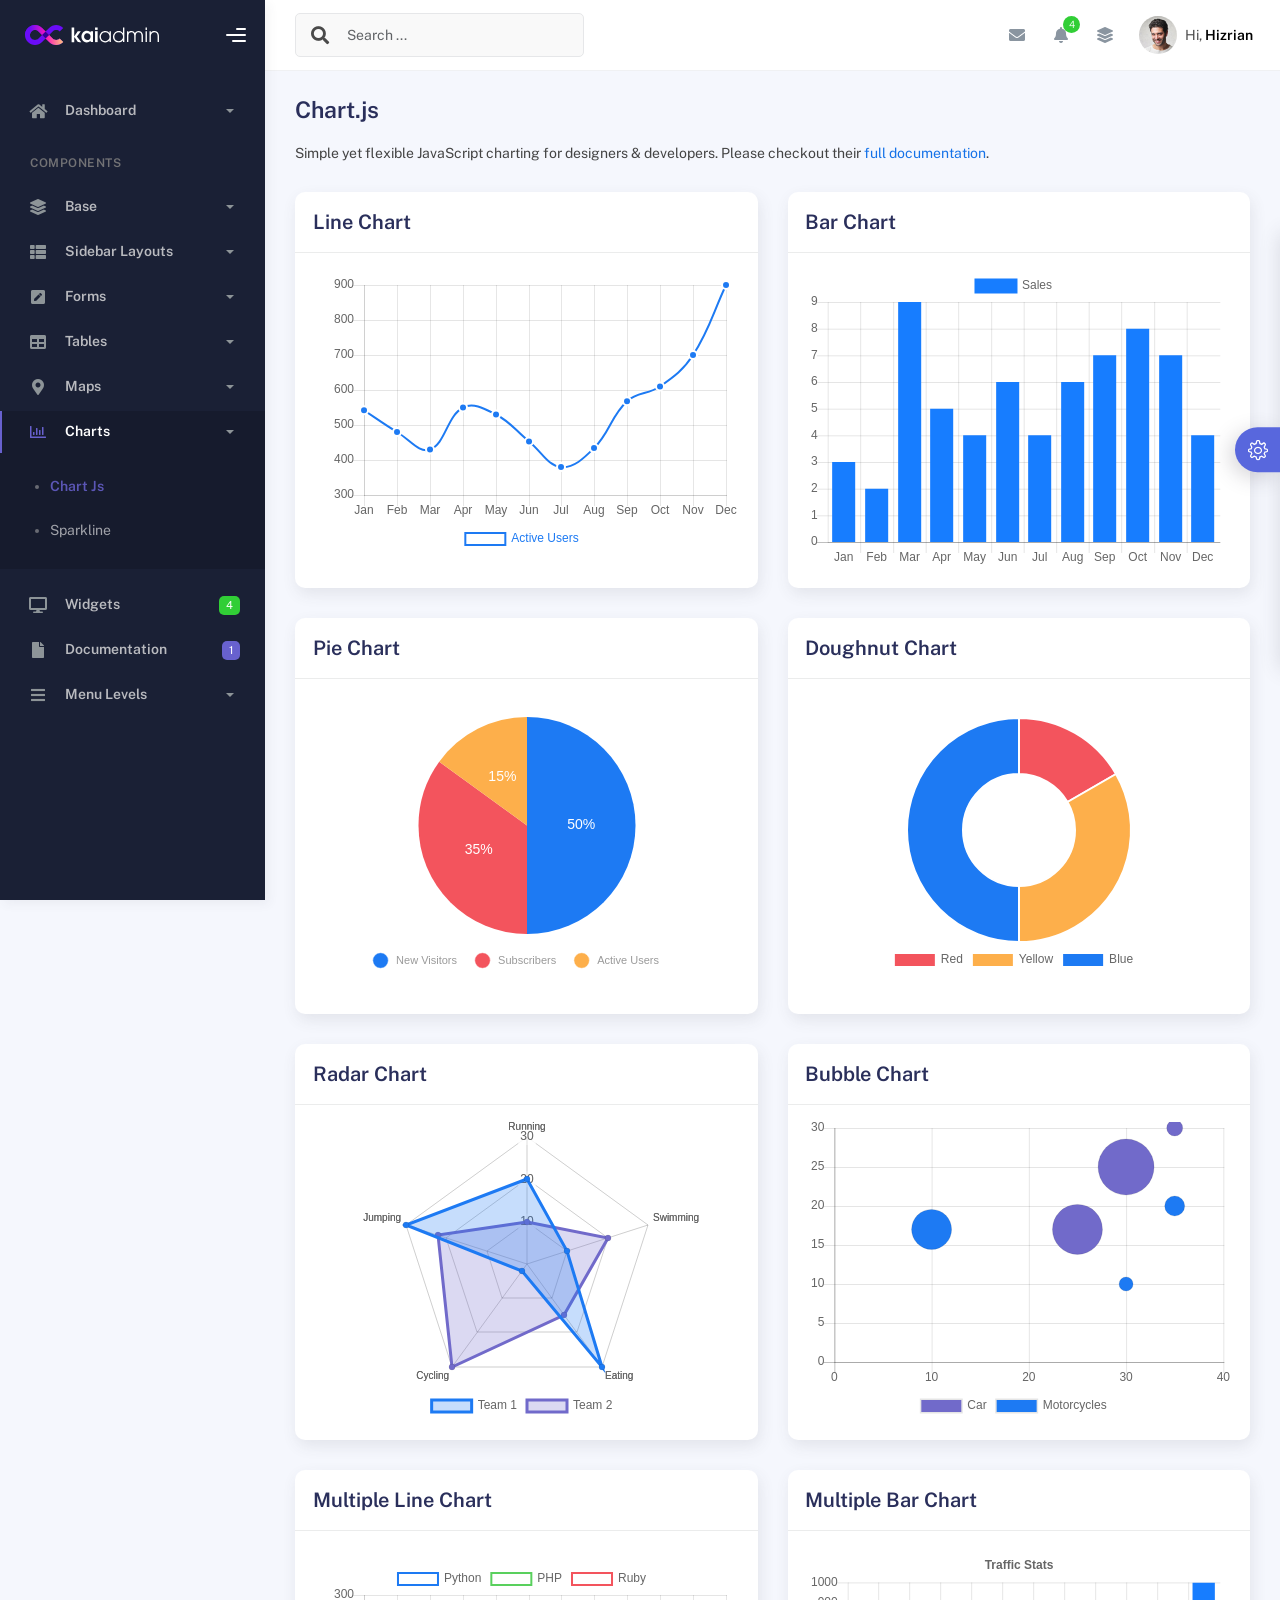
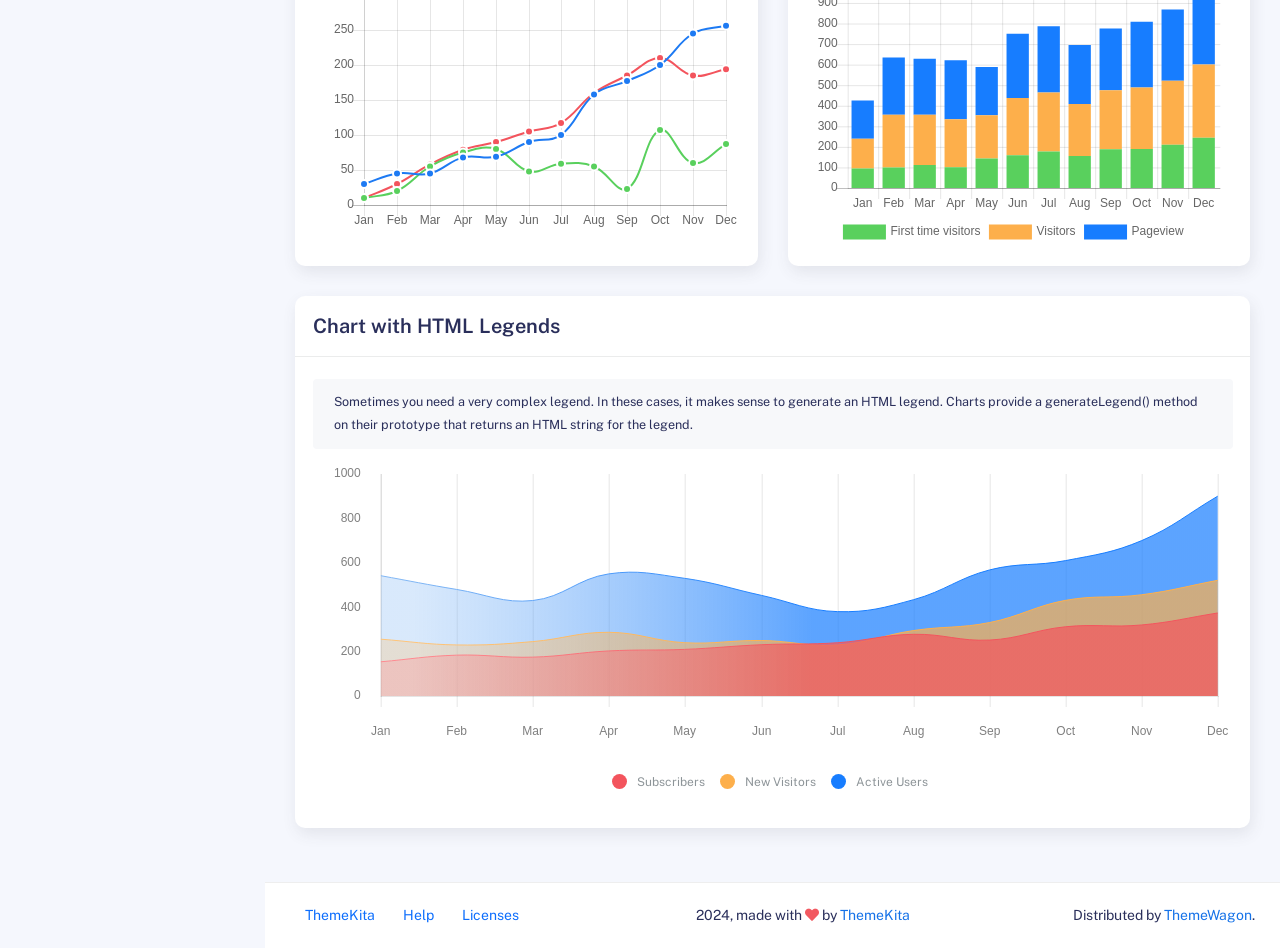
<file: public/charts/charts.html>
<!DOCTYPE html>
<html lang="en">
  <head>
    <meta http-equiv="X-UA-Compatible" content="IE=edge" />
    <title>Charts - Kaiadmin Bootstrap 5 Admin Dashboard</title>
    <meta
      content="width=device-width, initial-scale=1.0, shrink-to-fit=no"
      name="viewport"
    />
    <link
      rel="icon"
      href="../assets/img/kaiadmin/favicon.ico"
      type="image/x-icon"
    />

    <!-- Fonts and icons -->
    <script src="../assets/js/plugin/webfont/webfont.min.js"></script>
    <script>
      WebFont.load({
        google: { families: ["Public Sans:300,400,500,600,700"] },
        custom: {
          families: [
            "Font Awesome 5 Solid",
            "Font Awesome 5 Regular",
            "Font Awesome 5 Brands",
            "simple-line-icons",
          ],
          urls: ["../assets/css/fonts.min.css"],
        },
        active: function () {
          sessionStorage.fonts = true;
        },
      });
    </script>

    <!-- CSS Files -->
    <link rel="stylesheet" href="../assets/css/bootstrap.min.css" />
    <link rel="stylesheet" href="../assets/css/plugins.min.css" />
    <link rel="stylesheet" href="../assets/css/kaiadmin.min.css" />

    <!-- CSS Just for demo purpose, don't include it in your project -->
    <link rel="stylesheet" href="../assets/css/demo.css" />
  </head>
  <body>
    <div class="wrapper">
      <!-- Sidebar -->
      <div class="sidebar" data-background-color="dark">
        <div class="sidebar-logo">
          <!-- Logo Header -->
          <div class="logo-header" data-background-color="dark">
            <a href="../index.html" class="logo">
              <img
                src="../assets/img/kaiadmin/logo_light.svg"
                alt="navbar brand"
                class="navbar-brand"
                height="20"
              />
            </a>
            <div class="nav-toggle">
              <button class="btn btn-toggle toggle-sidebar">
                <i class="gg-menu-right"></i>
              </button>
              <button class="btn btn-toggle sidenav-toggler">
                <i class="gg-menu-left"></i>
              </button>
            </div>
            <button class="topbar-toggler more">
              <i class="gg-more-vertical-alt"></i>
            </button>
          </div>
          <!-- End Logo Header -->
        </div>
        <div class="sidebar-wrapper scrollbar scrollbar-inner">
          <div class="sidebar-content">
            <ul class="nav nav-secondary">
              <li class="nav-item">
                <a
                  data-bs-toggle="collapse"
                  href="#dashboard"
                  class="collapsed"
                  aria-expanded="false"
                >
                  <i class="fas fa-home"></i>
                  <p>Dashboard</p>
                  <span class="caret"></span>
                </a>
                <div class="collapse" id="dashboard">
                  <ul class="nav nav-collapse">
                    <li>
                      <a href="../../demo1/index.html">
                        <span class="sub-item">Dashboard 1</span>
                      </a>
                    </li>
                  </ul>
                </div>
              </li>
              <li class="nav-section">
                <span class="sidebar-mini-icon">
                  <i class="fa fa-ellipsis-h"></i>
                </span>
                <h4 class="text-section">Components</h4>
              </li>
              <li class="nav-item">
                <a data-bs-toggle="collapse" href="#base">
                  <i class="fas fa-layer-group"></i>
                  <p>Base</p>
                  <span class="caret"></span>
                </a>
                <div class="collapse" id="base">
                  <ul class="nav nav-collapse">
                    <li>
                      <a href="../components/avatars.html">
                        <span class="sub-item">Avatars</span>
                      </a>
                    </li>
                    <li>
                      <a href="../components/buttons.html">
                        <span class="sub-item">Buttons</span>
                      </a>
                    </li>
                    <li>
                      <a href="../components/gridsystem.html">
                        <span class="sub-item">Grid System</span>
                      </a>
                    </li>
                    <li>
                      <a href="../components/panels.html">
                        <span class="sub-item">Panels</span>
                      </a>
                    </li>
                    <li>
                      <a href="../components/notifications.html">
                        <span class="sub-item">Notifications</span>
                      </a>
                    </li>
                    <li>
                      <a href="../components/sweetalert.html">
                        <span class="sub-item">Sweet Alert</span>
                      </a>
                    </li>
                    <li>
                      <a href="../components/font-awesome-icons.html">
                        <span class="sub-item">Font Awesome Icons</span>
                      </a>
                    </li>
                    <li>
                      <a href="../components/simple-line-icons.html">
                        <span class="sub-item">Simple Line Icons</span>
                      </a>
                    </li>
                    <li>
                      <a href="../components/typography.html">
                        <span class="sub-item">Typography</span>
                      </a>
                    </li>
                  </ul>
                </div>
              </li>
              <li class="nav-item">
                <a data-bs-toggle="collapse" href="#sidebarLayouts">
                  <i class="fas fa-th-list"></i>
                  <p>Sidebar Layouts</p>
                  <span class="caret"></span>
                </a>
                <div class="collapse" id="sidebarLayouts">
                  <ul class="nav nav-collapse">
                    <li>
                      <a href="../sidebar-style-2.html">
                        <span class="sub-item">Sidebar Style 2</span>
                      </a>
                    </li>
                    <li>
                      <a href="../icon-menu.html">
                        <span class="sub-item">Icon Menu</span>
                      </a>
                    </li>
                  </ul>
                </div>
              </li>
              <li class="nav-item">
                <a data-bs-toggle="collapse" href="#forms">
                  <i class="fas fa-pen-square"></i>
                  <p>Forms</p>
                  <span class="caret"></span>
                </a>
                <div class="collapse" id="forms">
                  <ul class="nav nav-collapse">
                    <li>
                      <a href="../forms/forms.html">
                        <span class="sub-item">Basic Form</span>
                      </a>
                    </li>
                  </ul>
                </div>
              </li>
              <li class="nav-item">
                <a data-bs-toggle="collapse" href="#tables">
                  <i class="fas fa-table"></i>
                  <p>Tables</p>
                  <span class="caret"></span>
                </a>
                <div class="collapse" id="tables">
                  <ul class="nav nav-collapse">
                    <li>
                      <a href="../tables/tables.html">
                        <span class="sub-item">Basic Table</span>
                      </a>
                    </li>
                    <li>
                      <a href="../tables/datatables.html">
                        <span class="sub-item">Datatables</span>
                      </a>
                    </li>
                  </ul>
                </div>
              </li>
              <li class="nav-item">
                <a data-bs-toggle="collapse" href="#maps">
                  <i class="fas fa-map-marker-alt"></i>
                  <p>Maps</p>
                  <span class="caret"></span>
                </a>
                <div class="collapse" id="maps">
                  <ul class="nav nav-collapse">
                    <li>
                      <a href="../maps/googlemaps.html">
                        <span class="sub-item">Google Maps</span>
                      </a>
                    </li>
                    <li>
                      <a href="../maps/jsvectormap.html">
                        <span class="sub-item">Jsvectormap</span>
                      </a>
                    </li>
                  </ul>
                </div>
              </li>
              <li class="nav-item active submenu">
                <a data-bs-toggle="collapse" href="#charts">
                  <i class="far fa-chart-bar"></i>
                  <p>Charts</p>
                  <span class="caret"></span>
                </a>
                <div class="collapse show" id="charts">
                  <ul class="nav nav-collapse">
                    <li class="active">
                      <a href="../charts/charts.html">
                        <span class="sub-item">Chart Js</span>
                      </a>
                    </li>
                    <li>
                      <a href="../charts/sparkline.html">
                        <span class="sub-item">Sparkline</span>
                      </a>
                    </li>
                  </ul>
                </div>
              </li>
              <li class="nav-item">
                <a href="../widgets.html">
                  <i class="fas fa-desktop"></i>
                  <p>Widgets</p>
                  <span class="badge badge-success">4</span>
                </a>
              </li>
              <li class="nav-item">
                <a href="../../../documentation/index.html">
                  <i class="fas fa-file"></i>
                  <p>Documentation</p>
                  <span class="badge badge-secondary">1</span>
                </a>
              </li>
              <li class="nav-item">
                <a data-bs-toggle="collapse" href="#submenu">
                  <i class="fas fa-bars"></i>
                  <p>Menu Levels</p>
                  <span class="caret"></span>
                </a>
                <div class="collapse" id="submenu">
                  <ul class="nav nav-collapse">
                    <li>
                      <a data-bs-toggle="collapse" href="#subnav1">
                        <span class="sub-item">Level 1</span>
                        <span class="caret"></span>
                      </a>
                      <div class="collapse" id="subnav1">
                        <ul class="nav nav-collapse subnav">
                          <li>
                            <a href="#">
                              <span class="sub-item">Level 2</span>
                            </a>
                          </li>
                          <li>
                            <a href="#">
                              <span class="sub-item">Level 2</span>
                            </a>
                          </li>
                        </ul>
                      </div>
                    </li>
                    <li>
                      <a data-bs-toggle="collapse" href="#subnav2">
                        <span class="sub-item">Level 1</span>
                        <span class="caret"></span>
                      </a>
                      <div class="collapse" id="subnav2">
                        <ul class="nav nav-collapse subnav">
                          <li>
                            <a href="#">
                              <span class="sub-item">Level 2</span>
                            </a>
                          </li>
                        </ul>
                      </div>
                    </li>
                    <li>
                      <a href="#">
                        <span class="sub-item">Level 1</span>
                      </a>
                    </li>
                  </ul>
                </div>
              </li>
            </ul>
          </div>
        </div>
      </div>
      <!-- End Sidebar -->

      <div class="main-panel">
        <div class="main-header">
          <div class="main-header-logo">
            <!-- Logo Header -->
            <div class="logo-header" data-background-color="dark">
              <a href="../index.html" class="logo">
                <img
                  src="../assets/img/kaiadmin/logo_light.svg"
                  alt="navbar brand"
                  class="navbar-brand"
                  height="20"
                />
              </a>
              <div class="nav-toggle">
                <button class="btn btn-toggle toggle-sidebar">
                  <i class="gg-menu-right"></i>
                </button>
                <button class="btn btn-toggle sidenav-toggler">
                  <i class="gg-menu-left"></i>
                </button>
              </div>
              <button class="topbar-toggler more">
                <i class="gg-more-vertical-alt"></i>
              </button>
            </div>
            <!-- End Logo Header -->
          </div>
          <!-- Navbar Header -->
          <nav
            class="navbar navbar-header navbar-header-transparent navbar-expand-lg border-bottom"
          >
            <div class="container-fluid">
              <nav
                class="navbar navbar-header-left navbar-expand-lg navbar-form nav-search p-0 d-none d-lg-flex"
              >
                <div class="input-group">
                  <div class="input-group-prepend">
                    <button type="submit" class="btn btn-search pe-1">
                      <i class="fa fa-search search-icon"></i>
                    </button>
                  </div>
                  <input
                    type="text"
                    placeholder="Search ..."
                    class="form-control"
                  />
                </div>
              </nav>

              <ul class="navbar-nav topbar-nav ms-md-auto align-items-center">
                <li
                  class="nav-item topbar-icon dropdown hidden-caret d-flex d-lg-none"
                >
                  <a
                    class="nav-link dropdown-toggle"
                    data-bs-toggle="dropdown"
                    href="#"
                    role="button"
                    aria-expanded="false"
                    aria-haspopup="true"
                  >
                    <i class="fa fa-search"></i>
                  </a>
                  <ul class="dropdown-menu dropdown-search animated fadeIn">
                    <form class="navbar-left navbar-form nav-search">
                      <div class="input-group">
                        <input
                          type="text"
                          placeholder="Search ..."
                          class="form-control"
                        />
                      </div>
                    </form>
                  </ul>
                </li>
                <li class="nav-item topbar-icon dropdown hidden-caret">
                  <a
                    class="nav-link dropdown-toggle"
                    href="#"
                    id="messageDropdown"
                    role="button"
                    data-bs-toggle="dropdown"
                    aria-haspopup="true"
                    aria-expanded="false"
                  >
                    <i class="fa fa-envelope"></i>
                  </a>
                  <ul
                    class="dropdown-menu messages-notif-box animated fadeIn"
                    aria-labelledby="messageDropdown"
                  >
                    <li>
                      <div
                        class="dropdown-title d-flex justify-content-between align-items-center"
                      >
                        Messages
                        <a href="#" class="small">Mark all as read</a>
                      </div>
                    </li>
                    <li>
                      <div class="message-notif-scroll scrollbar-outer">
                        <div class="notif-center">
                          <a href="#">
                            <div class="notif-img">
                              <img
                                src="../assets/img/jm_denis.jpg"
                                alt="Img Profile"
                              />
                            </div>
                            <div class="notif-content">
                              <span class="subject">Jimmy Denis</span>
                              <span class="block"> How are you ? </span>
                              <span class="time">5 minutes ago</span>
                            </div>
                          </a>
                          <a href="#">
                            <div class="notif-img">
                              <img
                                src="../assets/img/chadengle.jpg"
                                alt="Img Profile"
                              />
                            </div>
                            <div class="notif-content">
                              <span class="subject">Chad</span>
                              <span class="block"> Ok, Thanks ! </span>
                              <span class="time">12 minutes ago</span>
                            </div>
                          </a>
                          <a href="#">
                            <div class="notif-img">
                              <img
                                src="../assets/img/mlane.jpg"
                                alt="Img Profile"
                              />
                            </div>
                            <div class="notif-content">
                              <span class="subject">Jhon Doe</span>
                              <span class="block">
                                Ready for the meeting today...
                              </span>
                              <span class="time">12 minutes ago</span>
                            </div>
                          </a>
                          <a href="#">
                            <div class="notif-img">
                              <img
                                src="../assets/img/talha.jpg"
                                alt="Img Profile"
                              />
                            </div>
                            <div class="notif-content">
                              <span class="subject">Talha</span>
                              <span class="block"> Hi, Apa Kabar ? </span>
                              <span class="time">17 minutes ago</span>
                            </div>
                          </a>
                        </div>
                      </div>
                    </li>
                    <li>
                      <a class="see-all" href="javascript:void(0);"
                        >See all messages<i class="fa fa-angle-right"></i>
                      </a>
                    </li>
                  </ul>
                </li>
                <li class="nav-item topbar-icon dropdown hidden-caret">
                  <a
                    class="nav-link dropdown-toggle"
                    href="#"
                    id="notifDropdown"
                    role="button"
                    data-bs-toggle="dropdown"
                    aria-haspopup="true"
                    aria-expanded="false"
                  >
                    <i class="fa fa-bell"></i>
                    <span class="notification">4</span>
                  </a>
                  <ul
                    class="dropdown-menu notif-box animated fadeIn"
                    aria-labelledby="notifDropdown"
                  >
                    <li>
                      <div class="dropdown-title">
                        You have 4 new notification
                      </div>
                    </li>
                    <li>
                      <div class="notif-scroll scrollbar-outer">
                        <div class="notif-center">
                          <a href="#">
                            <div class="notif-icon notif-primary">
                              <i class="fa fa-user-plus"></i>
                            </div>
                            <div class="notif-content">
                              <span class="block"> New user registered </span>
                              <span class="time">5 minutes ago</span>
                            </div>
                          </a>
                          <a href="#">
                            <div class="notif-icon notif-success">
                              <i class="fa fa-comment"></i>
                            </div>
                            <div class="notif-content">
                              <span class="block">
                                Rahmad commented on Admin
                              </span>
                              <span class="time">12 minutes ago</span>
                            </div>
                          </a>
                          <a href="#">
                            <div class="notif-img">
                              <img
                                src="../assets/img/profile2.jpg"
                                alt="Img Profile"
                              />
                            </div>
                            <div class="notif-content">
                              <span class="block">
                                Reza send messages to you
                              </span>
                              <span class="time">12 minutes ago</span>
                            </div>
                          </a>
                          <a href="#">
                            <div class="notif-icon notif-danger">
                              <i class="fa fa-heart"></i>
                            </div>
                            <div class="notif-content">
                              <span class="block"> Farrah liked Admin </span>
                              <span class="time">17 minutes ago</span>
                            </div>
                          </a>
                        </div>
                      </div>
                    </li>
                    <li>
                      <a class="see-all" href="javascript:void(0);"
                        >See all notifications<i class="fa fa-angle-right"></i>
                      </a>
                    </li>
                  </ul>
                </li>
                <li class="nav-item topbar-icon dropdown hidden-caret">
                  <a
                    class="nav-link"
                    data-bs-toggle="dropdown"
                    href="#"
                    aria-expanded="false"
                  >
                    <i class="fas fa-layer-group"></i>
                  </a>
                  <div class="dropdown-menu quick-actions animated fadeIn">
                    <div class="quick-actions-header">
                      <span class="title mb-1">Quick Actions</span>
                      <span class="subtitle op-7">Shortcuts</span>
                    </div>
                    <div class="quick-actions-scroll scrollbar-outer">
                      <div class="quick-actions-items">
                        <div class="row m-0">
                          <a class="col-6 col-md-4 p-0" href="#">
                            <div class="quick-actions-item">
                              <div class="avatar-item bg-danger rounded-circle">
                                <i class="far fa-calendar-alt"></i>
                              </div>
                              <span class="text">Calendar</span>
                            </div>
                          </a>
                          <a class="col-6 col-md-4 p-0" href="#">
                            <div class="quick-actions-item">
                              <div
                                class="avatar-item bg-warning rounded-circle"
                              >
                                <i class="fas fa-map"></i>
                              </div>
                              <span class="text">Maps</span>
                            </div>
                          </a>
                          <a class="col-6 col-md-4 p-0" href="#">
                            <div class="quick-actions-item">
                              <div class="avatar-item bg-info rounded-circle">
                                <i class="fas fa-file-excel"></i>
                              </div>
                              <span class="text">Reports</span>
                            </div>
                          </a>
                          <a class="col-6 col-md-4 p-0" href="#">
                            <div class="quick-actions-item">
                              <div
                                class="avatar-item bg-success rounded-circle"
                              >
                                <i class="fas fa-envelope"></i>
                              </div>
                              <span class="text">Emails</span>
                            </div>
                          </a>
                          <a class="col-6 col-md-4 p-0" href="#">
                            <div class="quick-actions-item">
                              <div
                                class="avatar-item bg-primary rounded-circle"
                              >
                                <i class="fas fa-file-invoice-dollar"></i>
                              </div>
                              <span class="text">Invoice</span>
                            </div>
                          </a>
                          <a class="col-6 col-md-4 p-0" href="#">
                            <div class="quick-actions-item">
                              <div
                                class="avatar-item bg-secondary rounded-circle"
                              >
                                <i class="fas fa-credit-card"></i>
                              </div>
                              <span class="text">Payments</span>
                            </div>
                          </a>
                        </div>
                      </div>
                    </div>
                  </div>
                </li>

                <li class="nav-item topbar-user dropdown hidden-caret">
                  <a
                    class="dropdown-toggle profile-pic"
                    data-bs-toggle="dropdown"
                    href="#"
                    aria-expanded="false"
                  >
                    <div class="avatar-sm">
                      <img
                        src="../assets/img/profile.jpg"
                        alt="..."
                        class="avatar-img rounded-circle"
                      />
                    </div>
                    <span class="profile-username">
                      <span class="op-7">Hi,</span>
                      <span class="fw-bold">Hizrian</span>
                    </span>
                  </a>
                  <ul class="dropdown-menu dropdown-user animated fadeIn">
                    <div class="dropdown-user-scroll scrollbar-outer">
                      <li>
                        <div class="user-box">
                          <div class="avatar-lg">
                            <img
                              src="../assets/img/profile.jpg"
                              alt="image profile"
                              class="avatar-img rounded"
                            />
                          </div>
                          <div class="u-text">
                            <h4>Hizrian</h4>
                            <p class="text-muted">hello@example.com</p>
                            <a
                              href="profile.html"
                              class="btn btn-xs btn-secondary btn-sm"
                              >View Profile</a
                            >
                          </div>
                        </div>
                      </li>
                      <li>
                        <div class="dropdown-divider"></div>
                        <a class="dropdown-item" href="#">My Profile</a>
                        <a class="dropdown-item" href="#">My Balance</a>
                        <a class="dropdown-item" href="#">Inbox</a>
                        <div class="dropdown-divider"></div>
                        <a class="dropdown-item" href="#">Account Setting</a>
                        <div class="dropdown-divider"></div>
                        <a class="dropdown-item" href="#">Logout</a>
                      </li>
                    </div>
                  </ul>
                </li>
              </ul>
            </div>
          </nav>
          <!-- End Navbar -->
        </div>

        <div class="container">
          <div class="page-inner">
            <h3 class="fw-bold mb-3">Chart.js</h3>
            <div class="page-category">
              Simple yet flexible JavaScript charting for designers &
              developers. Please checkout their
              <a href="http://www.chartjs.org/" target="_blank"
                >full documentation</a
              >.
            </div>
            <div class="row">
              <div class="col-md-6">
                <div class="card">
                  <div class="card-header">
                    <div class="card-title">Line Chart</div>
                  </div>
                  <div class="card-body">
                    <div class="chart-container">
                      <canvas id="lineChart"></canvas>
                    </div>
                  </div>
                </div>
              </div>
              <div class="col-md-6">
                <div class="card">
                  <div class="card-header">
                    <div class="card-title">Bar Chart</div>
                  </div>
                  <div class="card-body">
                    <div class="chart-container">
                      <canvas id="barChart"></canvas>
                    </div>
                  </div>
                </div>
              </div>
              <div class="col-md-6">
                <div class="card">
                  <div class="card-header">
                    <div class="card-title">Pie Chart</div>
                  </div>
                  <div class="card-body">
                    <div class="chart-container">
                      <canvas
                        id="pieChart"
                        style="width: 50%; height: 50%"
                      ></canvas>
                    </div>
                  </div>
                </div>
              </div>
              <div class="col-md-6">
                <div class="card">
                  <div class="card-header">
                    <div class="card-title">Doughnut Chart</div>
                  </div>
                  <div class="card-body">
                    <div class="chart-container">
                      <canvas
                        id="doughnutChart"
                        style="width: 50%; height: 50%"
                      ></canvas>
                    </div>
                  </div>
                </div>
              </div>
              <div class="col-md-6">
                <div class="card">
                  <div class="card-header">
                    <div class="card-title">Radar Chart</div>
                  </div>
                  <div class="card-body">
                    <div class="chart-container">
                      <canvas id="radarChart"></canvas>
                    </div>
                  </div>
                </div>
              </div>
              <div class="col-md-6">
                <div class="card">
                  <div class="card-header">
                    <div class="card-title">Bubble Chart</div>
                  </div>
                  <div class="card-body">
                    <div class="chart-container">
                      <canvas id="bubbleChart"></canvas>
                    </div>
                  </div>
                </div>
              </div>
              <div class="col-md-6">
                <div class="card">
                  <div class="card-header">
                    <div class="card-title">Multiple Line Chart</div>
                  </div>
                  <div class="card-body">
                    <div class="chart-container">
                      <canvas id="multipleLineChart"></canvas>
                    </div>
                  </div>
                </div>
              </div>
              <div class="col-md-6">
                <div class="card">
                  <div class="card-header">
                    <div class="card-title">Multiple Bar Chart</div>
                  </div>
                  <div class="card-body">
                    <div class="chart-container">
                      <canvas id="multipleBarChart"></canvas>
                    </div>
                  </div>
                </div>
              </div>
              <div class="col-md-12">
                <div class="card">
                  <div class="card-header">
                    <div class="card-title">Chart with HTML Legends</div>
                  </div>
                  <div class="card-body">
                    <div class="card-sub">
                      Sometimes you need a very complex legend. In these cases,
                      it makes sense to generate an HTML legend. Charts provide
                      a generateLegend() method on their prototype that returns
                      an HTML string for the legend.
                    </div>
                    <div class="chart-container">
                      <canvas id="htmlLegendsChart"></canvas>
                    </div>
                    <div id="myChartLegend"></div>
                  </div>
                </div>
              </div>
            </div>
          </div>
        </div>

        <footer class="footer">
          <div class="container-fluid d-flex justify-content-between">
            <nav class="pull-left">
              <ul class="nav">
                <li class="nav-item">
                  <a class="nav-link" href="http://www.themekita.com">
                    ThemeKita
                  </a>
                </li>
                <li class="nav-item">
                  <a class="nav-link" href="#"> Help </a>
                </li>
                <li class="nav-item">
                  <a class="nav-link" href="#"> Licenses </a>
                </li>
              </ul>
            </nav>
            <div class="copyright">
              2024, made with <i class="fa fa-heart heart text-danger"></i> by
              <a href="http://www.themekita.com">ThemeKita</a>
            </div>
            <div>
              Distributed by
              <a target="_blank" href="https://themewagon.com/">ThemeWagon</a>.
            </div>
          </div>
        </footer>
      </div>

      <!-- Custom template | don't include it in your project! -->
      <div class="custom-template">
        <div class="title">Settings</div>
        <div class="custom-content">
          <div class="switcher">
            <div class="switch-block">
              <h4>Logo Header</h4>
              <div class="btnSwitch">
                <button
                  type="button"
                  class="selected changeLogoHeaderColor"
                  data-color="dark"
                ></button>
                <button
                  type="button"
                  class="selected changeLogoHeaderColor"
                  data-color="blue"
                ></button>
                <button
                  type="button"
                  class="changeLogoHeaderColor"
                  data-color="purple"
                ></button>
                <button
                  type="button"
                  class="changeLogoHeaderColor"
                  data-color="light-blue"
                ></button>
                <button
                  type="button"
                  class="changeLogoHeaderColor"
                  data-color="green"
                ></button>
                <button
                  type="button"
                  class="changeLogoHeaderColor"
                  data-color="orange"
                ></button>
                <button
                  type="button"
                  class="changeLogoHeaderColor"
                  data-color="red"
                ></button>
                <button
                  type="button"
                  class="changeLogoHeaderColor"
                  data-color="white"
                ></button>
                <br />
                <button
                  type="button"
                  class="changeLogoHeaderColor"
                  data-color="dark2"
                ></button>
                <button
                  type="button"
                  class="changeLogoHeaderColor"
                  data-color="blue2"
                ></button>
                <button
                  type="button"
                  class="changeLogoHeaderColor"
                  data-color="purple2"
                ></button>
                <button
                  type="button"
                  class="changeLogoHeaderColor"
                  data-color="light-blue2"
                ></button>
                <button
                  type="button"
                  class="changeLogoHeaderColor"
                  data-color="green2"
                ></button>
                <button
                  type="button"
                  class="changeLogoHeaderColor"
                  data-color="orange2"
                ></button>
                <button
                  type="button"
                  class="changeLogoHeaderColor"
                  data-color="red2"
                ></button>
              </div>
            </div>
            <div class="switch-block">
              <h4>Navbar Header</h4>
              <div class="btnSwitch">
                <button
                  type="button"
                  class="changeTopBarColor"
                  data-color="dark"
                ></button>
                <button
                  type="button"
                  class="changeTopBarColor"
                  data-color="blue"
                ></button>
                <button
                  type="button"
                  class="changeTopBarColor"
                  data-color="purple"
                ></button>
                <button
                  type="button"
                  class="changeTopBarColor"
                  data-color="light-blue"
                ></button>
                <button
                  type="button"
                  class="changeTopBarColor"
                  data-color="green"
                ></button>
                <button
                  type="button"
                  class="changeTopBarColor"
                  data-color="orange"
                ></button>
                <button
                  type="button"
                  class="changeTopBarColor"
                  data-color="red"
                ></button>
                <button
                  type="button"
                  class="changeTopBarColor"
                  data-color="white"
                ></button>
                <br />
                <button
                  type="button"
                  class="changeTopBarColor"
                  data-color="dark2"
                ></button>
                <button
                  type="button"
                  class="selected changeTopBarColor"
                  data-color="blue2"
                ></button>
                <button
                  type="button"
                  class="changeTopBarColor"
                  data-color="purple2"
                ></button>
                <button
                  type="button"
                  class="changeTopBarColor"
                  data-color="light-blue2"
                ></button>
                <button
                  type="button"
                  class="changeTopBarColor"
                  data-color="green2"
                ></button>
                <button
                  type="button"
                  class="changeTopBarColor"
                  data-color="orange2"
                ></button>
                <button
                  type="button"
                  class="changeTopBarColor"
                  data-color="red2"
                ></button>
              </div>
            </div>
            <div class="switch-block">
              <h4>Sidebar</h4>
              <div class="btnSwitch">
                <button
                  type="button"
                  class="selected changeSideBarColor"
                  data-color="white"
                ></button>
                <button
                  type="button"
                  class="changeSideBarColor"
                  data-color="dark"
                ></button>
                <button
                  type="button"
                  class="changeSideBarColor"
                  data-color="dark2"
                ></button>
              </div>
            </div>
          </div>
        </div>
        <div class="custom-toggle">
          <i class="icon-settings"></i>
        </div>
      </div>
      <!-- End Custom template -->
    </div>
    <!--   Core JS Files   -->
    <script src="../assets/js/core/jquery-3.7.1.min.js"></script>
    <script src="../assets/js/core/popper.min.js"></script>
    <script src="../assets/js/core/bootstrap.min.js"></script>
    <!-- Chart JS -->
    <script src="../assets/js/plugin/chart.js/chart.min.js"></script>
    <!-- jQuery Scrollbar -->
    <script src="../assets/js/plugin/jquery-scrollbar/jquery.scrollbar.min.js"></script>
    <!-- Kaiadmin JS -->
    <script src="../assets/js/kaiadmin.min.js"></script>
    <!-- Kaiadmin DEMO methods, don't include it in your project! -->
    <script src="../assets/js/setting-demo2.js"></script>
    <script>
      var lineChart = document.getElementById("lineChart").getContext("2d"),
        barChart = document.getElementById("barChart").getContext("2d"),
        pieChart = document.getElementById("pieChart").getContext("2d"),
        doughnutChart = document
          .getElementById("doughnutChart")
          .getContext("2d"),
        radarChart = document.getElementById("radarChart").getContext("2d"),
        bubbleChart = document.getElementById("bubbleChart").getContext("2d"),
        multipleLineChart = document
          .getElementById("multipleLineChart")
          .getContext("2d"),
        multipleBarChart = document
          .getElementById("multipleBarChart")
          .getContext("2d"),
        htmlLegendsChart = document
          .getElementById("htmlLegendsChart")
          .getContext("2d");

      var myLineChart = new Chart(lineChart, {
        type: "line",
        data: {
          labels: [
            "Jan",
            "Feb",
            "Mar",
            "Apr",
            "May",
            "Jun",
            "Jul",
            "Aug",
            "Sep",
            "Oct",
            "Nov",
            "Dec",
          ],
          datasets: [
            {
              label: "Active Users",
              borderColor: "#1d7af3",
              pointBorderColor: "#FFF",
              pointBackgroundColor: "#1d7af3",
              pointBorderWidth: 2,
              pointHoverRadius: 4,
              pointHoverBorderWidth: 1,
              pointRadius: 4,
              backgroundColor: "transparent",
              fill: true,
              borderWidth: 2,
              data: [
                542, 480, 430, 550, 530, 453, 380, 434, 568, 610, 700, 900,
              ],
            },
          ],
        },
        options: {
          responsive: true,
          maintainAspectRatio: false,
          legend: {
            position: "bottom",
            labels: {
              padding: 10,
              fontColor: "#1d7af3",
            },
          },
          tooltips: {
            bodySpacing: 4,
            mode: "nearest",
            intersect: 0,
            position: "nearest",
            xPadding: 10,
            yPadding: 10,
            caretPadding: 10,
          },
          layout: {
            padding: { left: 15, right: 15, top: 15, bottom: 15 },
          },
        },
      });

      var myBarChart = new Chart(barChart, {
        type: "bar",
        data: {
          labels: [
            "Jan",
            "Feb",
            "Mar",
            "Apr",
            "May",
            "Jun",
            "Jul",
            "Aug",
            "Sep",
            "Oct",
            "Nov",
            "Dec",
          ],
          datasets: [
            {
              label: "Sales",
              backgroundColor: "rgb(23, 125, 255)",
              borderColor: "rgb(23, 125, 255)",
              data: [3, 2, 9, 5, 4, 6, 4, 6, 7, 8, 7, 4],
            },
          ],
        },
        options: {
          responsive: true,
          maintainAspectRatio: false,
          scales: {
            yAxes: [
              {
                ticks: {
                  beginAtZero: true,
                },
              },
            ],
          },
        },
      });

      var myPieChart = new Chart(pieChart, {
        type: "pie",
        data: {
          datasets: [
            {
              data: [50, 35, 15],
              backgroundColor: ["#1d7af3", "#f3545d", "#fdaf4b"],
              borderWidth: 0,
            },
          ],
          labels: ["New Visitors", "Subscribers", "Active Users"],
        },
        options: {
          responsive: true,
          maintainAspectRatio: false,
          legend: {
            position: "bottom",
            labels: {
              fontColor: "rgb(154, 154, 154)",
              fontSize: 11,
              usePointStyle: true,
              padding: 20,
            },
          },
          pieceLabel: {
            render: "percentage",
            fontColor: "white",
            fontSize: 14,
          },
          tooltips: false,
          layout: {
            padding: {
              left: 20,
              right: 20,
              top: 20,
              bottom: 20,
            },
          },
        },
      });

      var myDoughnutChart = new Chart(doughnutChart, {
        type: "doughnut",
        data: {
          datasets: [
            {
              data: [10, 20, 30],
              backgroundColor: ["#f3545d", "#fdaf4b", "#1d7af3"],
            },
          ],

          labels: ["Red", "Yellow", "Blue"],
        },
        options: {
          responsive: true,
          maintainAspectRatio: false,
          legend: {
            position: "bottom",
          },
          layout: {
            padding: {
              left: 20,
              right: 20,
              top: 20,
              bottom: 20,
            },
          },
        },
      });

      var myRadarChart = new Chart(radarChart, {
        type: "radar",
        data: {
          labels: ["Running", "Swimming", "Eating", "Cycling", "Jumping"],
          datasets: [
            {
              data: [20, 10, 30, 2, 30],
              borderColor: "#1d7af3",
              backgroundColor: "rgba(29, 122, 243, 0.25)",
              pointBackgroundColor: "#1d7af3",
              pointHoverRadius: 4,
              pointRadius: 3,
              label: "Team 1",
            },
            {
              data: [10, 20, 15, 30, 22],
              borderColor: "#716aca",
              backgroundColor: "rgba(113, 106, 202, 0.25)",
              pointBackgroundColor: "#716aca",
              pointHoverRadius: 4,
              pointRadius: 3,
              label: "Team 2",
            },
          ],
        },
        options: {
          responsive: true,
          maintainAspectRatio: false,
          legend: {
            position: "bottom",
          },
        },
      });

      var myBubbleChart = new Chart(bubbleChart, {
        type: "bubble",
        data: {
          datasets: [
            {
              label: "Car",
              data: [
                { x: 25, y: 17, r: 25 },
                { x: 30, y: 25, r: 28 },
                { x: 35, y: 30, r: 8 },
              ],
              backgroundColor: "#716aca",
            },
            {
              label: "Motorcycles",
              data: [
                { x: 10, y: 17, r: 20 },
                { x: 30, y: 10, r: 7 },
                { x: 35, y: 20, r: 10 },
              ],
              backgroundColor: "#1d7af3",
            },
          ],
        },
        options: {
          responsive: true,
          maintainAspectRatio: false,
          legend: {
            position: "bottom",
          },
          scales: {
            yAxes: [
              {
                ticks: {
                  beginAtZero: true,
                },
              },
            ],
            xAxes: [
              {
                ticks: {
                  beginAtZero: true,
                },
              },
            ],
          },
        },
      });

      var myMultipleLineChart = new Chart(multipleLineChart, {
        type: "line",
        data: {
          labels: [
            "Jan",
            "Feb",
            "Mar",
            "Apr",
            "May",
            "Jun",
            "Jul",
            "Aug",
            "Sep",
            "Oct",
            "Nov",
            "Dec",
          ],
          datasets: [
            {
              label: "Python",
              borderColor: "#1d7af3",
              pointBorderColor: "#FFF",
              pointBackgroundColor: "#1d7af3",
              pointBorderWidth: 2,
              pointHoverRadius: 4,
              pointHoverBorderWidth: 1,
              pointRadius: 4,
              backgroundColor: "transparent",
              fill: true,
              borderWidth: 2,
              data: [30, 45, 45, 68, 69, 90, 100, 158, 177, 200, 245, 256],
            },
            {
              label: "PHP",
              borderColor: "#59d05d",
              pointBorderColor: "#FFF",
              pointBackgroundColor: "#59d05d",
              pointBorderWidth: 2,
              pointHoverRadius: 4,
              pointHoverBorderWidth: 1,
              pointRadius: 4,
              backgroundColor: "transparent",
              fill: true,
              borderWidth: 2,
              data: [10, 20, 55, 75, 80, 48, 59, 55, 23, 107, 60, 87],
            },
            {
              label: "Ruby",
              borderColor: "#f3545d",
              pointBorderColor: "#FFF",
              pointBackgroundColor: "#f3545d",
              pointBorderWidth: 2,
              pointHoverRadius: 4,
              pointHoverBorderWidth: 1,
              pointRadius: 4,
              backgroundColor: "transparent",
              fill: true,
              borderWidth: 2,
              data: [10, 30, 58, 79, 90, 105, 117, 160, 185, 210, 185, 194],
            },
          ],
        },
        options: {
          responsive: true,
          maintainAspectRatio: false,
          legend: {
            position: "top",
          },
          tooltips: {
            bodySpacing: 4,
            mode: "nearest",
            intersect: 0,
            position: "nearest",
            xPadding: 10,
            yPadding: 10,
            caretPadding: 10,
          },
          layout: {
            padding: { left: 15, right: 15, top: 15, bottom: 15 },
          },
        },
      });

      var myMultipleBarChart = new Chart(multipleBarChart, {
        type: "bar",
        data: {
          labels: [
            "Jan",
            "Feb",
            "Mar",
            "Apr",
            "May",
            "Jun",
            "Jul",
            "Aug",
            "Sep",
            "Oct",
            "Nov",
            "Dec",
          ],
          datasets: [
            {
              label: "First time visitors",
              backgroundColor: "#59d05d",
              borderColor: "#59d05d",
              data: [95, 100, 112, 101, 144, 159, 178, 156, 188, 190, 210, 245],
            },
            {
              label: "Visitors",
              backgroundColor: "#fdaf4b",
              borderColor: "#fdaf4b",
              data: [
                145, 256, 244, 233, 210, 279, 287, 253, 287, 299, 312, 356,
              ],
            },
            {
              label: "Pageview",
              backgroundColor: "#177dff",
              borderColor: "#177dff",
              data: [
                185, 279, 273, 287, 234, 312, 322, 286, 301, 320, 346, 399,
              ],
            },
          ],
        },
        options: {
          responsive: true,
          maintainAspectRatio: false,
          legend: {
            position: "bottom",
          },
          title: {
            display: true,
            text: "Traffic Stats",
          },
          tooltips: {
            mode: "index",
            intersect: false,
          },
          responsive: true,
          scales: {
            xAxes: [
              {
                stacked: true,
              },
            ],
            yAxes: [
              {
                stacked: true,
              },
            ],
          },
        },
      });

      // Chart with HTML Legends

      var gradientStroke = htmlLegendsChart.createLinearGradient(
        500,
        0,
        100,
        0
      );
      gradientStroke.addColorStop(0, "#177dff");
      gradientStroke.addColorStop(1, "#80b6f4");

      var gradientFill = htmlLegendsChart.createLinearGradient(500, 0, 100, 0);
      gradientFill.addColorStop(0, "rgba(23, 125, 255, 0.7)");
      gradientFill.addColorStop(1, "rgba(128, 182, 244, 0.3)");

      var gradientStroke2 = htmlLegendsChart.createLinearGradient(
        500,
        0,
        100,
        0
      );
      gradientStroke2.addColorStop(0, "#f3545d");
      gradientStroke2.addColorStop(1, "#ff8990");

      var gradientFill2 = htmlLegendsChart.createLinearGradient(500, 0, 100, 0);
      gradientFill2.addColorStop(0, "rgba(243, 84, 93, 0.7)");
      gradientFill2.addColorStop(1, "rgba(255, 137, 144, 0.3)");

      var gradientStroke3 = htmlLegendsChart.createLinearGradient(
        500,
        0,
        100,
        0
      );
      gradientStroke3.addColorStop(0, "#fdaf4b");
      gradientStroke3.addColorStop(1, "#ffc478");

      var gradientFill3 = htmlLegendsChart.createLinearGradient(500, 0, 100, 0);
      gradientFill3.addColorStop(0, "rgba(253, 175, 75, 0.7)");
      gradientFill3.addColorStop(1, "rgba(255, 196, 120, 0.3)");

      var myHtmlLegendsChart = new Chart(htmlLegendsChart, {
        type: "line",
        data: {
          labels: [
            "Jan",
            "Feb",
            "Mar",
            "Apr",
            "May",
            "Jun",
            "Jul",
            "Aug",
            "Sep",
            "Oct",
            "Nov",
            "Dec",
          ],
          datasets: [
            {
              label: "Subscribers",
              borderColor: gradientStroke2,
              pointBackgroundColor: gradientStroke2,
              pointRadius: 0,
              backgroundColor: gradientFill2,
              legendColor: "#f3545d",
              fill: true,
              borderWidth: 1,
              data: [
                154, 184, 175, 203, 210, 231, 240, 278, 252, 312, 320, 374,
              ],
            },
            {
              label: "New Visitors",
              borderColor: gradientStroke3,
              pointBackgroundColor: gradientStroke3,
              pointRadius: 0,
              backgroundColor: gradientFill3,
              legendColor: "#fdaf4b",
              fill: true,
              borderWidth: 1,
              data: [
                256, 230, 245, 287, 240, 250, 230, 295, 331, 431, 456, 521,
              ],
            },
            {
              label: "Active Users",
              borderColor: gradientStroke,
              pointBackgroundColor: gradientStroke,
              pointRadius: 0,
              backgroundColor: gradientFill,
              legendColor: "#177dff",
              fill: true,
              borderWidth: 1,
              data: [
                542, 480, 430, 550, 530, 453, 380, 434, 568, 610, 700, 900,
              ],
            },
          ],
        },
        options: {
          responsive: true,
          maintainAspectRatio: false,
          legend: {
            display: false,
          },
          tooltips: {
            bodySpacing: 4,
            mode: "nearest",
            intersect: 0,
            position: "nearest",
            xPadding: 10,
            yPadding: 10,
            caretPadding: 10,
          },
          layout: {
            padding: { left: 15, right: 15, top: 15, bottom: 15 },
          },
          scales: {
            yAxes: [
              {
                ticks: {
                  fontColor: "rgba(0,0,0,0.5)",
                  fontStyle: "500",
                  beginAtZero: false,
                  maxTicksLimit: 5,
                  padding: 20,
                },
                gridLines: {
                  drawTicks: false,
                  display: false,
                },
              },
            ],
            xAxes: [
              {
                gridLines: {
                  zeroLineColor: "transparent",
                },
                ticks: {
                  padding: 20,
                  fontColor: "rgba(0,0,0,0.5)",
                  fontStyle: "500",
                },
              },
            ],
          },
          legendCallback: function (chart) {
            var text = [];
            text.push('<ul class="' + chart.id + '-legend html-legend">');
            for (var i = 0; i < chart.data.datasets.length; i++) {
              text.push(
                '<li><span style="background-color:' +
                  chart.data.datasets[i].legendColor +
                  '"></span>'
              );
              if (chart.data.datasets[i].label) {
                text.push(chart.data.datasets[i].label);
              }
              text.push("</li>");
            }
            text.push("</ul>");
            return text.join("");
          },
        },
      });

      var myLegendContainer = document.getElementById("myChartLegend");

      // generate HTML legend
      myLegendContainer.innerHTML = myHtmlLegendsChart.generateLegend();

      // bind onClick event to all LI-tags of the legend
      var legendItems = myLegendContainer.getElementsByTagName("li");
      for (var i = 0; i < legendItems.length; i += 1) {
        legendItems[i].addEventListener("click", legendClickCallback, false);
      }
    </script>
  </body>
</html>
</file>
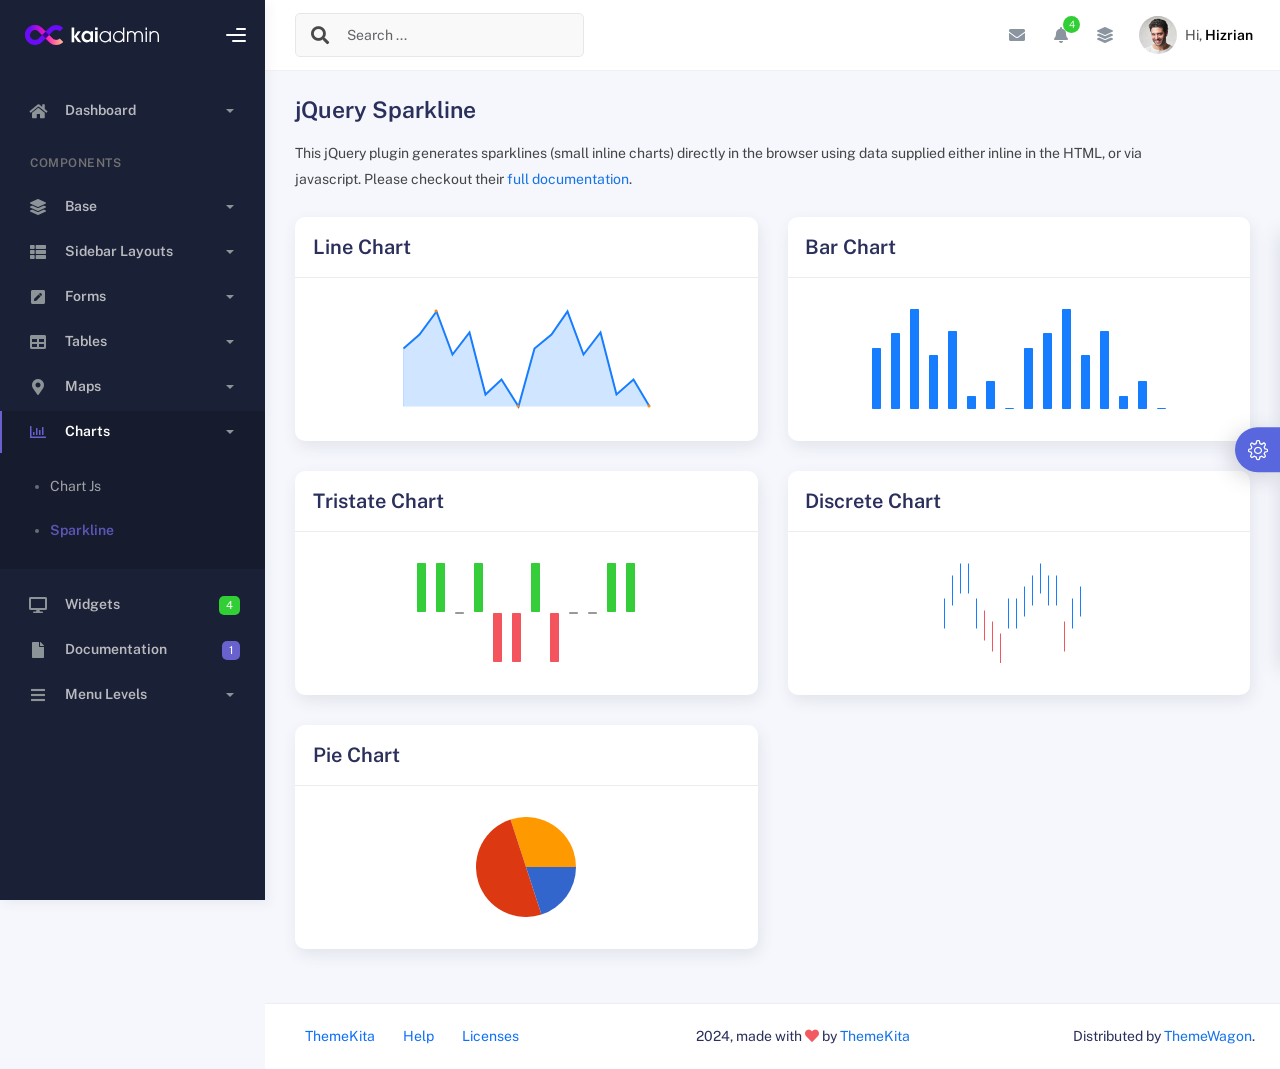
<file: public/charts/sparkline.html>
<!DOCTYPE html>
<html lang="en">
  <head>
    <meta http-equiv="X-UA-Compatible" content="IE=edge" />
    <title>Sparkline - Kaiadmin Bootstrap 5 Admin Dashboard</title>
    <meta
      content="width=device-width, initial-scale=1.0, shrink-to-fit=no"
      name="viewport"
    />
    <link
      rel="icon"
      href="../assets/img/kaiadmin/favicon.ico"
      type="image/x-icon"
    />

    <!-- Fonts and icons -->
    <script src="../assets/js/plugin/webfont/webfont.min.js"></script>
    <script>
      WebFont.load({
        google: { families: ["Public Sans:300,400,500,600,700"] },
        custom: {
          families: [
            "Font Awesome 5 Solid",
            "Font Awesome 5 Regular",
            "Font Awesome 5 Brands",
            "simple-line-icons",
          ],
          urls: ["../assets/css/fonts.min.css"],
        },
        active: function () {
          sessionStorage.fonts = true;
        },
      });
    </script>

    <!-- CSS Files -->
    <link rel="stylesheet" href="../assets/css/bootstrap.min.css" />
    <link rel="stylesheet" href="../assets/css/plugins.min.css" />
    <link rel="stylesheet" href="../assets/css/kaiadmin.min.css" />

    <!-- CSS Just for demo purpose, don't include it in your project -->
    <link rel="stylesheet" href="../assets/css/demo.css" />
  </head>
  <body>
    <div class="wrapper">
      <!-- Sidebar -->
      <div class="sidebar" data-background-color="dark">
        <div class="sidebar-logo">
          <!-- Logo Header -->
          <div class="logo-header" data-background-color="dark">
            <a href="../index.html" class="logo">
              <img
                src="../assets/img/kaiadmin/logo_light.svg"
                alt="navbar brand"
                class="navbar-brand"
                height="20"
              />
            </a>
            <div class="nav-toggle">
              <button class="btn btn-toggle toggle-sidebar">
                <i class="gg-menu-right"></i>
              </button>
              <button class="btn btn-toggle sidenav-toggler">
                <i class="gg-menu-left"></i>
              </button>
            </div>
            <button class="topbar-toggler more">
              <i class="gg-more-vertical-alt"></i>
            </button>
          </div>
          <!-- End Logo Header -->
        </div>
        <div class="sidebar-wrapper scrollbar scrollbar-inner">
          <div class="sidebar-content">
            <ul class="nav nav-secondary">
              <li class="nav-item">
                <a
                  data-bs-toggle="collapse"
                  href="#dashboard"
                  class="collapsed"
                  aria-expanded="false"
                >
                  <i class="fas fa-home"></i>
                  <p>Dashboard</p>
                  <span class="caret"></span>
                </a>
                <div class="collapse" id="dashboard">
                  <ul class="nav nav-collapse">
                    <li>
                      <a href="../../demo1/index.html">
                        <span class="sub-item">Dashboard 1</span>
                      </a>
                    </li>
                  </ul>
                </div>
              </li>
              <li class="nav-section">
                <span class="sidebar-mini-icon">
                  <i class="fa fa-ellipsis-h"></i>
                </span>
                <h4 class="text-section">Components</h4>
              </li>
              <li class="nav-item">
                <a data-bs-toggle="collapse" href="#base">
                  <i class="fas fa-layer-group"></i>
                  <p>Base</p>
                  <span class="caret"></span>
                </a>
                <div class="collapse" id="base">
                  <ul class="nav nav-collapse">
                    <li>
                      <a href="../components/avatars.html">
                        <span class="sub-item">Avatars</span>
                      </a>
                    </li>
                    <li>
                      <a href="../components/buttons.html">
                        <span class="sub-item">Buttons</span>
                      </a>
                    </li>
                    <li>
                      <a href="../components/gridsystem.html">
                        <span class="sub-item">Grid System</span>
                      </a>
                    </li>
                    <li>
                      <a href="../components/panels.html">
                        <span class="sub-item">Panels</span>
                      </a>
                    </li>
                    <li>
                      <a href="../components/notifications.html">
                        <span class="sub-item">Notifications</span>
                      </a>
                    </li>
                    <li>
                      <a href="../components/sweetalert.html">
                        <span class="sub-item">Sweet Alert</span>
                      </a>
                    </li>
                    <li>
                      <a href="../components/font-awesome-icons.html">
                        <span class="sub-item">Font Awesome Icons</span>
                      </a>
                    </li>
                    <li>
                      <a href="../components/simple-line-icons.html">
                        <span class="sub-item">Simple Line Icons</span>
                      </a>
                    </li>
                    <li>
                      <a href="../components/typography.html">
                        <span class="sub-item">Typography</span>
                      </a>
                    </li>
                  </ul>
                </div>
              </li>
              <li class="nav-item">
                <a data-bs-toggle="collapse" href="#sidebarLayouts">
                  <i class="fas fa-th-list"></i>
                  <p>Sidebar Layouts</p>
                  <span class="caret"></span>
                </a>
                <div class="collapse" id="sidebarLayouts">
                  <ul class="nav nav-collapse">
                    <li>
                      <a href="../sidebar-style-2.html">
                        <span class="sub-item">Sidebar Style 2</span>
                      </a>
                    </li>
                    <li>
                      <a href="../icon-menu.html">
                        <span class="sub-item">Icon Menu</span>
                      </a>
                    </li>
                  </ul>
                </div>
              </li>
              <li class="nav-item">
                <a data-bs-toggle="collapse" href="#forms">
                  <i class="fas fa-pen-square"></i>
                  <p>Forms</p>
                  <span class="caret"></span>
                </a>
                <div class="collapse" id="forms">
                  <ul class="nav nav-collapse">
                    <li>
                      <a href="../forms/forms.html">
                        <span class="sub-item">Basic Form</span>
                      </a>
                    </li>
                  </ul>
                </div>
              </li>
              <li class="nav-item">
                <a data-bs-toggle="collapse" href="#tables">
                  <i class="fas fa-table"></i>
                  <p>Tables</p>
                  <span class="caret"></span>
                </a>
                <div class="collapse" id="tables">
                  <ul class="nav nav-collapse">
                    <li>
                      <a href="../tables/tables.html">
                        <span class="sub-item">Basic Table</span>
                      </a>
                    </li>
                    <li>
                      <a href="../tables/datatables.html">
                        <span class="sub-item">Datatables</span>
                      </a>
                    </li>
                  </ul>
                </div>
              </li>
              <li class="nav-item">
                <a data-bs-toggle="collapse" href="#maps">
                  <i class="fas fa-map-marker-alt"></i>
                  <p>Maps</p>
                  <span class="caret"></span>
                </a>
                <div class="collapse" id="maps">
                  <ul class="nav nav-collapse">
                    <li>
                      <a href="../maps/googlemaps.html">
                        <span class="sub-item">Google Maps</span>
                      </a>
                    </li>
                    <li>
                      <a href="../maps/jsvectormap.html">
                        <span class="sub-item">Jsvectormap</span>
                      </a>
                    </li>
                  </ul>
                </div>
              </li>
              <li class="nav-item active submenu">
                <a data-bs-toggle="collapse" href="#charts">
                  <i class="far fa-chart-bar"></i>
                  <p>Charts</p>
                  <span class="caret"></span>
                </a>
                <div class="collapse show" id="charts">
                  <ul class="nav nav-collapse">
                    <li>
                      <a href="../charts/charts.html">
                        <span class="sub-item">Chart Js</span>
                      </a>
                    </li>
                    <li class="active">
                      <a href="../charts/sparkline.html">
                        <span class="sub-item">Sparkline</span>
                      </a>
                    </li>
                  </ul>
                </div>
              </li>
              <li class="nav-item">
                <a href="../widgets.html">
                  <i class="fas fa-desktop"></i>
                  <p>Widgets</p>
                  <span class="badge badge-success">4</span>
                </a>
              </li>
              <li class="nav-item">
                <a href="../../../documentation/index.html">
                  <i class="fas fa-file"></i>
                  <p>Documentation</p>
                  <span class="badge badge-secondary">1</span>
                </a>
              </li>
              <li class="nav-item">
                <a data-bs-toggle="collapse" href="#submenu">
                  <i class="fas fa-bars"></i>
                  <p>Menu Levels</p>
                  <span class="caret"></span>
                </a>
                <div class="collapse" id="submenu">
                  <ul class="nav nav-collapse">
                    <li>
                      <a data-bs-toggle="collapse" href="#subnav1">
                        <span class="sub-item">Level 1</span>
                        <span class="caret"></span>
                      </a>
                      <div class="collapse" id="subnav1">
                        <ul class="nav nav-collapse subnav">
                          <li>
                            <a href="#">
                              <span class="sub-item">Level 2</span>
                            </a>
                          </li>
                          <li>
                            <a href="#">
                              <span class="sub-item">Level 2</span>
                            </a>
                          </li>
                        </ul>
                      </div>
                    </li>
                    <li>
                      <a data-bs-toggle="collapse" href="#subnav2">
                        <span class="sub-item">Level 1</span>
                        <span class="caret"></span>
                      </a>
                      <div class="collapse" id="subnav2">
                        <ul class="nav nav-collapse subnav">
                          <li>
                            <a href="#">
                              <span class="sub-item">Level 2</span>
                            </a>
                          </li>
                        </ul>
                      </div>
                    </li>
                    <li>
                      <a href="#">
                        <span class="sub-item">Level 1</span>
                      </a>
                    </li>
                  </ul>
                </div>
              </li>
            </ul>
          </div>
        </div>
      </div>
      <!-- End Sidebar -->

      <div class="main-panel">
        <div class="main-header">
          <div class="main-header-logo">
            <!-- Logo Header -->
            <div class="logo-header" data-background-color="dark">
              <a href="../index.html" class="logo">
                <img
                  src="../assets/img/kaiadmin/logo_light.svg"
                  alt="navbar brand"
                  class="navbar-brand"
                  height="20"
                />
              </a>
              <div class="nav-toggle">
                <button class="btn btn-toggle toggle-sidebar">
                  <i class="gg-menu-right"></i>
                </button>
                <button class="btn btn-toggle sidenav-toggler">
                  <i class="gg-menu-left"></i>
                </button>
              </div>
              <button class="topbar-toggler more">
                <i class="gg-more-vertical-alt"></i>
              </button>
            </div>
            <!-- End Logo Header -->
          </div>
          <!-- Navbar Header -->
          <nav
            class="navbar navbar-header navbar-header-transparent navbar-expand-lg border-bottom"
          >
            <div class="container-fluid">
              <nav
                class="navbar navbar-header-left navbar-expand-lg navbar-form nav-search p-0 d-none d-lg-flex"
              >
                <div class="input-group">
                  <div class="input-group-prepend">
                    <button type="submit" class="btn btn-search pe-1">
                      <i class="fa fa-search search-icon"></i>
                    </button>
                  </div>
                  <input
                    type="text"
                    placeholder="Search ..."
                    class="form-control"
                  />
                </div>
              </nav>

              <ul class="navbar-nav topbar-nav ms-md-auto align-items-center">
                <li
                  class="nav-item topbar-icon dropdown hidden-caret d-flex d-lg-none"
                >
                  <a
                    class="nav-link dropdown-toggle"
                    data-bs-toggle="dropdown"
                    href="#"
                    role="button"
                    aria-expanded="false"
                    aria-haspopup="true"
                  >
                    <i class="fa fa-search"></i>
                  </a>
                  <ul class="dropdown-menu dropdown-search animated fadeIn">
                    <form class="navbar-left navbar-form nav-search">
                      <div class="input-group">
                        <input
                          type="text"
                          placeholder="Search ..."
                          class="form-control"
                        />
                      </div>
                    </form>
                  </ul>
                </li>
                <li class="nav-item topbar-icon dropdown hidden-caret">
                  <a
                    class="nav-link dropdown-toggle"
                    href="#"
                    id="messageDropdown"
                    role="button"
                    data-bs-toggle="dropdown"
                    aria-haspopup="true"
                    aria-expanded="false"
                  >
                    <i class="fa fa-envelope"></i>
                  </a>
                  <ul
                    class="dropdown-menu messages-notif-box animated fadeIn"
                    aria-labelledby="messageDropdown"
                  >
                    <li>
                      <div
                        class="dropdown-title d-flex justify-content-between align-items-center"
                      >
                        Messages
                        <a href="#" class="small">Mark all as read</a>
                      </div>
                    </li>
                    <li>
                      <div class="message-notif-scroll scrollbar-outer">
                        <div class="notif-center">
                          <a href="#">
                            <div class="notif-img">
                              <img
                                src="../assets/img/jm_denis.jpg"
                                alt="Img Profile"
                              />
                            </div>
                            <div class="notif-content">
                              <span class="subject">Jimmy Denis</span>
                              <span class="block"> How are you ? </span>
                              <span class="time">5 minutes ago</span>
                            </div>
                          </a>
                          <a href="#">
                            <div class="notif-img">
                              <img
                                src="../assets/img/chadengle.jpg"
                                alt="Img Profile"
                              />
                            </div>
                            <div class="notif-content">
                              <span class="subject">Chad</span>
                              <span class="block"> Ok, Thanks ! </span>
                              <span class="time">12 minutes ago</span>
                            </div>
                          </a>
                          <a href="#">
                            <div class="notif-img">
                              <img
                                src="../assets/img/mlane.jpg"
                                alt="Img Profile"
                              />
                            </div>
                            <div class="notif-content">
                              <span class="subject">Jhon Doe</span>
                              <span class="block">
                                Ready for the meeting today...
                              </span>
                              <span class="time">12 minutes ago</span>
                            </div>
                          </a>
                          <a href="#">
                            <div class="notif-img">
                              <img
                                src="../assets/img/talha.jpg"
                                alt="Img Profile"
                              />
                            </div>
                            <div class="notif-content">
                              <span class="subject">Talha</span>
                              <span class="block"> Hi, Apa Kabar ? </span>
                              <span class="time">17 minutes ago</span>
                            </div>
                          </a>
                        </div>
                      </div>
                    </li>
                    <li>
                      <a class="see-all" href="javascript:void(0);"
                        >See all messages<i class="fa fa-angle-right"></i>
                      </a>
                    </li>
                  </ul>
                </li>
                <li class="nav-item topbar-icon dropdown hidden-caret">
                  <a
                    class="nav-link dropdown-toggle"
                    href="#"
                    id="notifDropdown"
                    role="button"
                    data-bs-toggle="dropdown"
                    aria-haspopup="true"
                    aria-expanded="false"
                  >
                    <i class="fa fa-bell"></i>
                    <span class="notification">4</span>
                  </a>
                  <ul
                    class="dropdown-menu notif-box animated fadeIn"
                    aria-labelledby="notifDropdown"
                  >
                    <li>
                      <div class="dropdown-title">
                        You have 4 new notification
                      </div>
                    </li>
                    <li>
                      <div class="notif-scroll scrollbar-outer">
                        <div class="notif-center">
                          <a href="#">
                            <div class="notif-icon notif-primary">
                              <i class="fa fa-user-plus"></i>
                            </div>
                            <div class="notif-content">
                              <span class="block"> New user registered </span>
                              <span class="time">5 minutes ago</span>
                            </div>
                          </a>
                          <a href="#">
                            <div class="notif-icon notif-success">
                              <i class="fa fa-comment"></i>
                            </div>
                            <div class="notif-content">
                              <span class="block">
                                Rahmad commented on Admin
                              </span>
                              <span class="time">12 minutes ago</span>
                            </div>
                          </a>
                          <a href="#">
                            <div class="notif-img">
                              <img
                                src="../assets/img/profile2.jpg"
                                alt="Img Profile"
                              />
                            </div>
                            <div class="notif-content">
                              <span class="block">
                                Reza send messages to you
                              </span>
                              <span class="time">12 minutes ago</span>
                            </div>
                          </a>
                          <a href="#">
                            <div class="notif-icon notif-danger">
                              <i class="fa fa-heart"></i>
                            </div>
                            <div class="notif-content">
                              <span class="block"> Farrah liked Admin </span>
                              <span class="time">17 minutes ago</span>
                            </div>
                          </a>
                        </div>
                      </div>
                    </li>
                    <li>
                      <a class="see-all" href="javascript:void(0);"
                        >See all notifications<i class="fa fa-angle-right"></i>
                      </a>
                    </li>
                  </ul>
                </li>
                <li class="nav-item topbar-icon dropdown hidden-caret">
                  <a
                    class="nav-link"
                    data-bs-toggle="dropdown"
                    href="#"
                    aria-expanded="false"
                  >
                    <i class="fas fa-layer-group"></i>
                  </a>
                  <div class="dropdown-menu quick-actions animated fadeIn">
                    <div class="quick-actions-header">
                      <span class="title mb-1">Quick Actions</span>
                      <span class="subtitle op-7">Shortcuts</span>
                    </div>
                    <div class="quick-actions-scroll scrollbar-outer">
                      <div class="quick-actions-items">
                        <div class="row m-0">
                          <a class="col-6 col-md-4 p-0" href="#">
                            <div class="quick-actions-item">
                              <div class="avatar-item bg-danger rounded-circle">
                                <i class="far fa-calendar-alt"></i>
                              </div>
                              <span class="text">Calendar</span>
                            </div>
                          </a>
                          <a class="col-6 col-md-4 p-0" href="#">
                            <div class="quick-actions-item">
                              <div
                                class="avatar-item bg-warning rounded-circle"
                              >
                                <i class="fas fa-map"></i>
                              </div>
                              <span class="text">Maps</span>
                            </div>
                          </a>
                          <a class="col-6 col-md-4 p-0" href="#">
                            <div class="quick-actions-item">
                              <div class="avatar-item bg-info rounded-circle">
                                <i class="fas fa-file-excel"></i>
                              </div>
                              <span class="text">Reports</span>
                            </div>
                          </a>
                          <a class="col-6 col-md-4 p-0" href="#">
                            <div class="quick-actions-item">
                              <div
                                class="avatar-item bg-success rounded-circle"
                              >
                                <i class="fas fa-envelope"></i>
                              </div>
                              <span class="text">Emails</span>
                            </div>
                          </a>
                          <a class="col-6 col-md-4 p-0" href="#">
                            <div class="quick-actions-item">
                              <div
                                class="avatar-item bg-primary rounded-circle"
                              >
                                <i class="fas fa-file-invoice-dollar"></i>
                              </div>
                              <span class="text">Invoice</span>
                            </div>
                          </a>
                          <a class="col-6 col-md-4 p-0" href="#">
                            <div class="quick-actions-item">
                              <div
                                class="avatar-item bg-secondary rounded-circle"
                              >
                                <i class="fas fa-credit-card"></i>
                              </div>
                              <span class="text">Payments</span>
                            </div>
                          </a>
                        </div>
                      </div>
                    </div>
                  </div>
                </li>

                <li class="nav-item topbar-user dropdown hidden-caret">
                  <a
                    class="dropdown-toggle profile-pic"
                    data-bs-toggle="dropdown"
                    href="#"
                    aria-expanded="false"
                  >
                    <div class="avatar-sm">
                      <img
                        src="../assets/img/profile.jpg"
                        alt="..."
                        class="avatar-img rounded-circle"
                      />
                    </div>
                    <span class="profile-username">
                      <span class="op-7">Hi,</span>
                      <span class="fw-bold">Hizrian</span>
                    </span>
                  </a>
                  <ul class="dropdown-menu dropdown-user animated fadeIn">
                    <div class="dropdown-user-scroll scrollbar-outer">
                      <li>
                        <div class="user-box">
                          <div class="avatar-lg">
                            <img
                              src="../assets/img/profile.jpg"
                              alt="image profile"
                              class="avatar-img rounded"
                            />
                          </div>
                          <div class="u-text">
                            <h4>Hizrian</h4>
                            <p class="text-muted">hello@example.com</p>
                            <a
                              href="profile.html"
                              class="btn btn-xs btn-secondary btn-sm"
                              >View Profile</a
                            >
                          </div>
                        </div>
                      </li>
                      <li>
                        <div class="dropdown-divider"></div>
                        <a class="dropdown-item" href="#">My Profile</a>
                        <a class="dropdown-item" href="#">My Balance</a>
                        <a class="dropdown-item" href="#">Inbox</a>
                        <div class="dropdown-divider"></div>
                        <a class="dropdown-item" href="#">Account Setting</a>
                        <div class="dropdown-divider"></div>
                        <a class="dropdown-item" href="#">Logout</a>
                      </li>
                    </div>
                  </ul>
                </li>
              </ul>
            </div>
          </nav>
          <!-- End Navbar -->
        </div>

        <div class="container">
          <div class="page-inner">
            <h3 class="fw-bold mb-3">jQuery Sparkline</h3>
            <div class="page-category pe-md-5">
              This jQuery plugin generates sparklines (small inline charts)
              directly in the browser using data supplied either inline in the
              HTML, or via javascript. Please checkout their
              <a
                href="https://omnipotent.net/jquery.sparkline/#s-docs"
                target="_blank"
                >full documentation</a
              >.
            </div>
            <div class="row">
              <div class="col-md-6">
                <div class="card">
                  <div class="card-header">
                    <div class="card-title">Line Chart</div>
                  </div>
                  <div class="card-body">
                    <div class="d-flex justify-content-center p-3">
                      <div id="lineChart"></div>
                    </div>
                  </div>
                </div>
              </div>
              <div class="col-md-6">
                <div class="card">
                  <div class="card-header">
                    <div class="card-title">Bar Chart</div>
                  </div>
                  <div class="card-body">
                    <div class="d-flex justify-content-center p-3">
                      <div id="barChart"></div>
                    </div>
                  </div>
                </div>
              </div>
              <div class="col-md-6">
                <div class="card">
                  <div class="card-header">
                    <div class="card-title">Tristate Chart</div>
                  </div>
                  <div class="card-body">
                    <div class="d-flex justify-content-center p-3">
                      <div id="sparktristateChart"></div>
                    </div>
                  </div>
                </div>
              </div>
              <div class="col-md-6">
                <div class="card">
                  <div class="card-header">
                    <div class="card-title">Discrete Chart</div>
                  </div>
                  <div class="card-body">
                    <div class="d-flex justify-content-center p-3">
                      <div id="discreteChart"></div>
                    </div>
                  </div>
                </div>
              </div>
              <div class="col-md-6">
                <div class="card">
                  <div class="card-header">
                    <div class="card-title">Pie Chart</div>
                  </div>
                  <div class="card-body">
                    <div class="d-flex justify-content-center p-3">
                      <div id="pieChart"></div>
                    </div>
                  </div>
                </div>
              </div>
            </div>
          </div>
        </div>

        <footer class="footer">
          <div class="container-fluid d-flex justify-content-between">
            <nav class="pull-left">
              <ul class="nav">
                <li class="nav-item">
                  <a class="nav-link" href="http://www.themekita.com">
                    ThemeKita
                  </a>
                </li>
                <li class="nav-item">
                  <a class="nav-link" href="#"> Help </a>
                </li>
                <li class="nav-item">
                  <a class="nav-link" href="#"> Licenses </a>
                </li>
              </ul>
            </nav>
            <div class="copyright">
              2024, made with <i class="fa fa-heart heart text-danger"></i> by
              <a href="http://www.themekita.com">ThemeKita</a>
            </div>
            <div>
              Distributed by
              <a target="_blank" href="https://themewagon.com/">ThemeWagon</a>.
            </div>
          </div>
        </footer>
      </div>

      <!-- Custom template | don't include it in your project! -->
      <div class="custom-template">
        <div class="title">Settings</div>
        <div class="custom-content">
          <div class="switcher">
            <div class="switch-block">
              <h4>Logo Header</h4>
              <div class="btnSwitch">
                <button
                  type="button"
                  class="selected changeLogoHeaderColor"
                  data-color="dark"
                ></button>
                <button
                  type="button"
                  class="selected changeLogoHeaderColor"
                  data-color="blue"
                ></button>
                <button
                  type="button"
                  class="changeLogoHeaderColor"
                  data-color="purple"
                ></button>
                <button
                  type="button"
                  class="changeLogoHeaderColor"
                  data-color="light-blue"
                ></button>
                <button
                  type="button"
                  class="changeLogoHeaderColor"
                  data-color="green"
                ></button>
                <button
                  type="button"
                  class="changeLogoHeaderColor"
                  data-color="orange"
                ></button>
                <button
                  type="button"
                  class="changeLogoHeaderColor"
                  data-color="red"
                ></button>
                <button
                  type="button"
                  class="changeLogoHeaderColor"
                  data-color="white"
                ></button>
                <br />
                <button
                  type="button"
                  class="changeLogoHeaderColor"
                  data-color="dark2"
                ></button>
                <button
                  type="button"
                  class="changeLogoHeaderColor"
                  data-color="blue2"
                ></button>
                <button
                  type="button"
                  class="changeLogoHeaderColor"
                  data-color="purple2"
                ></button>
                <button
                  type="button"
                  class="changeLogoHeaderColor"
                  data-color="light-blue2"
                ></button>
                <button
                  type="button"
                  class="changeLogoHeaderColor"
                  data-color="green2"
                ></button>
                <button
                  type="button"
                  class="changeLogoHeaderColor"
                  data-color="orange2"
                ></button>
                <button
                  type="button"
                  class="changeLogoHeaderColor"
                  data-color="red2"
                ></button>
              </div>
            </div>
            <div class="switch-block">
              <h4>Navbar Header</h4>
              <div class="btnSwitch">
                <button
                  type="button"
                  class="changeTopBarColor"
                  data-color="dark"
                ></button>
                <button
                  type="button"
                  class="changeTopBarColor"
                  data-color="blue"
                ></button>
                <button
                  type="button"
                  class="changeTopBarColor"
                  data-color="purple"
                ></button>
                <button
                  type="button"
                  class="changeTopBarColor"
                  data-color="light-blue"
                ></button>
                <button
                  type="button"
                  class="changeTopBarColor"
                  data-color="green"
                ></button>
                <button
                  type="button"
                  class="changeTopBarColor"
                  data-color="orange"
                ></button>
                <button
                  type="button"
                  class="changeTopBarColor"
                  data-color="red"
                ></button>
                <button
                  type="button"
                  class="changeTopBarColor"
                  data-color="white"
                ></button>
                <br />
                <button
                  type="button"
                  class="changeTopBarColor"
                  data-color="dark2"
                ></button>
                <button
                  type="button"
                  class="selected changeTopBarColor"
                  data-color="blue2"
                ></button>
                <button
                  type="button"
                  class="changeTopBarColor"
                  data-color="purple2"
                ></button>
                <button
                  type="button"
                  class="changeTopBarColor"
                  data-color="light-blue2"
                ></button>
                <button
                  type="button"
                  class="changeTopBarColor"
                  data-color="green2"
                ></button>
                <button
                  type="button"
                  class="changeTopBarColor"
                  data-color="orange2"
                ></button>
                <button
                  type="button"
                  class="changeTopBarColor"
                  data-color="red2"
                ></button>
              </div>
            </div>
            <div class="switch-block">
              <h4>Sidebar</h4>
              <div class="btnSwitch">
                <button
                  type="button"
                  class="selected changeSideBarColor"
                  data-color="white"
                ></button>
                <button
                  type="button"
                  class="changeSideBarColor"
                  data-color="dark"
                ></button>
                <button
                  type="button"
                  class="changeSideBarColor"
                  data-color="dark2"
                ></button>
              </div>
            </div>
          </div>
        </div>
        <div class="custom-toggle">
          <i class="icon-settings"></i>
        </div>
      </div>
      <!-- End Custom template -->
    </div>
    <!--   Core JS Files   -->
    <script src="../assets/js/core/jquery-3.7.1.min.js"></script>
    <script src="../assets/js/core/popper.min.js"></script>
    <script src="../assets/js/core/bootstrap.min.js"></script>
    <!-- Sparkline -->
    <script src="../assets/js/plugin/jquery.sparkline/jquery.sparkline.min.js"></script>
    <!-- jQuery Scrollbar -->
    <script src="../assets/js/plugin/jquery-scrollbar/jquery.scrollbar.min.js"></script>
    <!-- Kaiadmin JS -->
    <script src="../assets/js/kaiadmin.min.js"></script>
    <!-- Kaiadmin DEMO methods, don't include it in your project! -->
    <script src="../assets/js/setting-demo2.js"></script>
    <script>
      $("#lineChart").sparkline(
        [
          102, 109, 120, 99, 110, 80, 87, 74, 102, 109, 120, 99, 110, 80, 87,
          74,
        ],
        {
          type: "line",
          height: "100",
          width: "250",
          lineWidth: "2",
          lineColor: "#177dff",
          fillColor: "rgba(23, 125, 255, 0.2)",
        }
      );

      $("#barChart").sparkline(
        [
          102, 109, 120, 99, 110, 80, 87, 74, 102, 109, 120, 99, 110, 80, 87,
          74,
        ],
        {
          type: "bar",
          height: "100",
          barWidth: 9,
          barSpacing: 10,
          barColor: "#177dff",
        }
      );

      $("#sparktristateChart").sparkline(
        [1, 1, 0, 1, -1, -1, 1, -1, 0, 0, 1, 1],
        {
          type: "tristate",
          posBarColor: "#35cd3a",
          negBarColor: "#f3545d",
          height: "100",
          barWidth: 9,
          barSpacing: 10,
        }
      );

      $("#discreteChart").sparkline(
        [4, 6, 7, 7, 4, 3, 2, 1, 4, 4, 5, 6, 7, 6, 6, 2, 4, 5],
        {
          type: "discrete",
          lineColor: "#177dff",
          thresholdColor: "#f3545d",
          thresholdValue: 4,
          height: "100",
          width: "150",
        }
      );

      $("#pieChart").sparkline([20, 50, 30], {
        type: "pie",
        height: "100",
      });
    </script>
  </body>
</html>
</file>
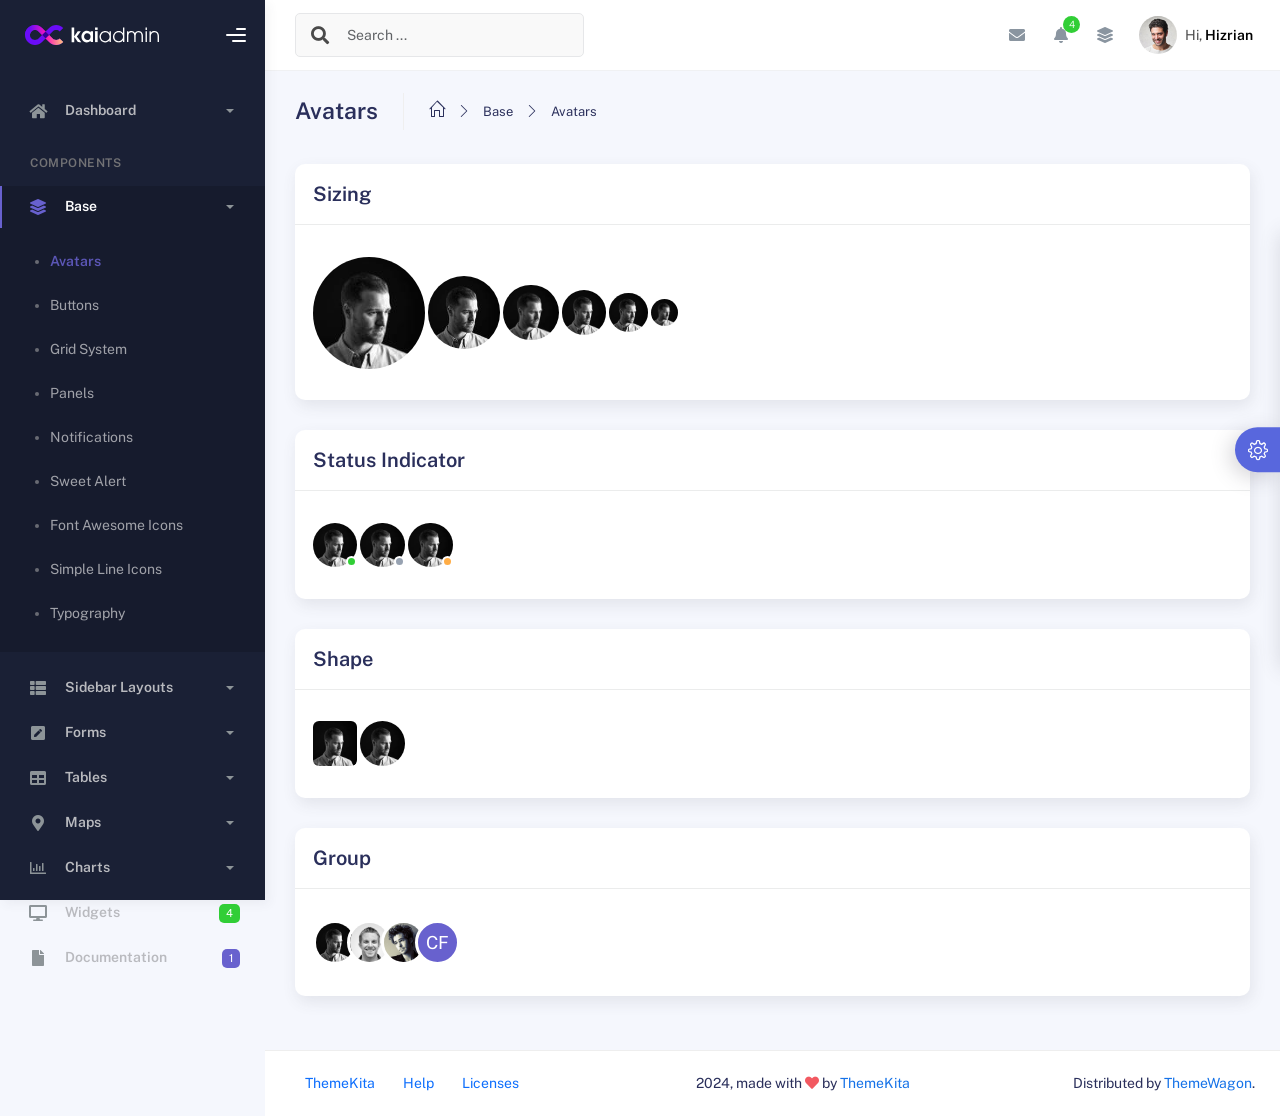
<file: public/components/avatars.html>
<!DOCTYPE html>
<html lang="en">
<head>
	<meta http-equiv="X-UA-Compatible" content="IE=edge" />
	<title>Avatars - Kaiadmin Bootstrap 5 Admin Dashboard</title>
	<meta content='width=device-width, initial-scale=1.0, shrink-to-fit=no' name='viewport' />
	<link rel="icon" href="../assets/img/kaiadmin/favicon.ico" type="image/x-icon"/>

	<!-- Fonts and icons -->
	<script src="../assets/js/plugin/webfont/webfont.min.js"></script>
	<script>
		WebFont.load({
			google: {"families":["Public Sans:300,400,500,600,700"]},
			custom: {"families":["Font Awesome 5 Solid", "Font Awesome 5 Regular", "Font Awesome 5 Brands", "simple-line-icons"], urls: ['../assets/css/fonts.min.css']},
			active: function() {
				sessionStorage.fonts = true;
			}
		});
	</script>

	<!-- CSS Files -->
	<link rel="stylesheet" href="../assets/css/bootstrap.min.css">
	<link rel="stylesheet" href="../assets/css/plugins.min.css">
	<link rel="stylesheet" href="../assets/css/kaiadmin.min.css">

	<!-- CSS Just for demo purpose, don't include it in your project -->
	<link rel="stylesheet" href="../assets/css/demo.css">
</head>
<body>
	<div class="wrapper">
		<!-- Sidebar -->
		<div class="sidebar" data-background-color="dark">
			<div class="sidebar-logo">
				<!-- Logo Header -->
				<div class="logo-header" data-background-color="dark">

					<a href="../index.html" class="logo">
						<img src="../assets/img/kaiadmin/logo_light.svg" alt="navbar brand" class="navbar-brand" height="20">
					</a>
					<div class="nav-toggle">
						<button class="btn btn-toggle toggle-sidebar">
							<i class="gg-menu-right"></i>
						</button>
						<button class="btn btn-toggle sidenav-toggler">
							<i class="gg-menu-left"></i>
						</button>
					</div>
					<button class="topbar-toggler more">
						<i class="gg-more-vertical-alt"></i>
					</button>
				</div>
				<!-- End Logo Header -->	
			</div>	
			<div class="sidebar-wrapper scrollbar scrollbar-inner">
				<div class="sidebar-content">
					<ul class="nav nav-secondary">
						<li class="nav-item">
							<a data-bs-toggle="collapse" href="#dashboard" class="collapsed" aria-expanded="false">
								<i class="fas fa-home"></i>
								<p>Dashboard</p>
								<span class="caret"></span>
							</a>
							<div class="collapse" id="dashboard">
								<ul class="nav nav-collapse">
									<li>
										<a href="../../demo1/index.html">
											<span class="sub-item">Dashboard 1</span>
										</a>
									</li>
								</ul>
							</div>
						</li>
						<li class="nav-section">
							<span class="sidebar-mini-icon">
								<i class="fa fa-ellipsis-h"></i>
							</span>
							<h4 class="text-section">Components</h4>
						</li>
						<li class="nav-item active submenu">
							<a data-bs-toggle="collapse" href="#base">
								<i class="fas fa-layer-group"></i>
								<p>Base</p>
								<span class="caret"></span>
							</a>
							<div class="collapse show" id="base">
								<ul class="nav nav-collapse">
									<li class="active">
										<a href="../components/avatars.html">
											<span class="sub-item">Avatars</span>
										</a>
									</li>
									<li>
										<a href="../components/buttons.html">
											<span class="sub-item">Buttons</span>
										</a>
									</li>
									<li>
										<a href="../components/gridsystem.html">
											<span class="sub-item">Grid System</span>
										</a>
									</li>
									<li>
										<a href="../components/panels.html">
											<span class="sub-item">Panels</span>
										</a>
									</li>
									<li>
										<a href="../components/notifications.html">
											<span class="sub-item">Notifications</span>
										</a>
									</li>
									<li>
										<a href="../components/sweetalert.html">
											<span class="sub-item">Sweet Alert</span>
										</a>
									</li>
									<li>
										<a href="../components/font-awesome-icons.html">
											<span class="sub-item">Font Awesome Icons</span>
										</a>
									</li>
									<li>
										<a href="../components/simple-line-icons.html">
											<span class="sub-item">Simple Line Icons</span>
										</a>
									</li>
									<li>
										<a href="../components/typography.html">
											<span class="sub-item">Typography</span>
										</a>
									</li>
								</ul>
							</div>
						</li>
						<li class="nav-item">
							<a data-bs-toggle="collapse" href="#sidebarLayouts">
								<i class="fas fa-th-list"></i>
								<p>Sidebar Layouts</p>
								<span class="caret"></span>
							</a>
							<div class="collapse" id="sidebarLayouts">
								<ul class="nav nav-collapse">
									<li>
										<a href="../sidebar-style-2.html">
											<span class="sub-item">Sidebar Style 2</span>
										</a>
									</li>
									<li>
										<a href="../icon-menu.html">
											<span class="sub-item">Icon Menu</span>
										</a>
									</li>
								</ul>
							</div>
						</li>
						<li class="nav-item">
							<a data-bs-toggle="collapse" href="#forms">
								<i class="fas fa-pen-square"></i>
								<p>Forms</p>
								<span class="caret"></span>
							</a>
							<div class="collapse" id="forms">
								<ul class="nav nav-collapse">
									<li>
										<a href="../forms/forms.html">
											<span class="sub-item">Basic Form</span>
										</a>
									</li>
								</ul>
							</div>
						</li>
						<li class="nav-item">
							<a data-bs-toggle="collapse" href="#tables">
								<i class="fas fa-table"></i>
								<p>Tables</p>
								<span class="caret"></span>
							</a>
							<div class="collapse" id="tables">
								<ul class="nav nav-collapse">
									<li>
										<a href="../tables/tables.html">
											<span class="sub-item">Basic Table</span>
										</a>
									</li>
									<li>
										<a href="../tables/datatables.html">
											<span class="sub-item">Datatables</span>
										</a>
									</li>
								</ul>
							</div>
						</li>
						<li class="nav-item">
							<a data-bs-toggle="collapse" href="#maps">
								<i class="fas fa-map-marker-alt"></i>
								<p>Maps</p>
								<span class="caret"></span>
							</a>
							<div class="collapse" id="maps">
								<ul class="nav nav-collapse">
									<li>
										<a href="../maps/googlemaps.html">
											<span class="sub-item">Google Maps</span>
										</a>
									</li>
									<li>
										<a href="../maps/jsvectormap.html">
											<span class="sub-item">Jsvectormap</span>
										</a>
									</li>
								</ul>
							</div>
						</li>
						<li class="nav-item">
							<a data-bs-toggle="collapse" href="#charts">
								<i class="far fa-chart-bar"></i>
								<p>Charts</p>
								<span class="caret"></span>
							</a>
							<div class="collapse" id="charts">
								<ul class="nav nav-collapse">
									<li>
										<a href="../charts/charts.html">
											<span class="sub-item">Chart Js</span>
										</a>
									</li>
									<li>
										<a href="../charts/sparkline.html">
											<span class="sub-item">Sparkline</span>
										</a>
									</li>
								</ul>
							</div>
						</li>
						<li class="nav-item">
							<a href="../widgets.html">
								<i class="fas fa-desktop"></i>
								<p>Widgets</p>
								<span class="badge badge-success">4</span>
							</a>
						</li>
						<li class="nav-item">
							<a href="../../../documentation/index.html">
							  <i class="fas fa-file"></i>
							  <p>Documentation</p>
							  <span class="badge badge-secondary">1</span>
							</a>
						</li>
						<li class="nav-item">
							<a data-bs-toggle="collapse" href="#submenu">
								<i class="fas fa-bars"></i>
								<p>Menu Levels</p>
								<span class="caret"></span>
							</a>
							<div class="collapse" id="submenu">
								<ul class="nav nav-collapse">
									<li>
										<a data-bs-toggle="collapse" href="#subnav1">
											<span class="sub-item">Level 1</span>
											<span class="caret"></span>
										</a>
										<div class="collapse" id="subnav1">
											<ul class="nav nav-collapse subnav">
												<li>
													<a href="#">
														<span class="sub-item">Level 2</span>
													</a>
												</li>
												<li>
													<a href="#">
														<span class="sub-item">Level 2</span>
													</a>
												</li>
											</ul>
										</div>
									</li>
									<li>
										<a data-bs-toggle="collapse" href="#subnav2">
											<span class="sub-item">Level 1</span>
											<span class="caret"></span>
										</a>
										<div class="collapse" id="subnav2">
											<ul class="nav nav-collapse subnav">
												<li>
													<a href="#">
														<span class="sub-item">Level 2</span>
													</a>
												</li>
											</ul>
										</div>
									</li>
									<li>
										<a href="#">
											<span class="sub-item">Level 1</span>
										</a>
									</li>
								</ul>
							</div>
						</li>
					</ul>
				</div>
			</div>
		</div>
		<!-- End Sidebar -->

		<div class="main-panel">
			<div class="main-header">
				<div class="main-header-logo">
					<!-- Logo Header -->
					<div class="logo-header" data-background-color="dark">

						<a href="../index.html" class="logo">
							<img src="../assets/img/kaiadmin/logo_light.svg" alt="navbar brand" class="navbar-brand" height="20">
						</a>
						<div class="nav-toggle">
							<button class="btn btn-toggle toggle-sidebar">
								<i class="gg-menu-right"></i>
							</button>
							<button class="btn btn-toggle sidenav-toggler">
								<i class="gg-menu-left"></i>
							</button>
						</div>
						<button class="topbar-toggler more">
							<i class="gg-more-vertical-alt"></i>
						</button>

					</div>
					<!-- End Logo Header -->
				</div>
				<!-- Navbar Header -->
				<nav class="navbar navbar-header navbar-header-transparent navbar-expand-lg border-bottom">

					<div class="container-fluid">
						<nav class="navbar navbar-header-left navbar-expand-lg navbar-form nav-search p-0 d-none d-lg-flex">
							<div class="input-group">
								<div class="input-group-prepend">
									<button type="submit" class="btn btn-search pe-1">
										<i class="fa fa-search search-icon"></i>
									</button>
								</div>
								<input type="text" placeholder="Search ..." class="form-control">
							</div>
						</nav>

						<ul class="navbar-nav topbar-nav ms-md-auto align-items-center">
							<li class="nav-item topbar-icon dropdown hidden-caret d-flex d-lg-none">
								<a class="nav-link dropdown-toggle" data-bs-toggle="dropdown" href="#" role="button" aria-expanded="false" aria-haspopup="true">
									<i class="fa fa-search"></i>
								</a>
								<ul class="dropdown-menu dropdown-search animated fadeIn">
									<form class="navbar-left navbar-form nav-search">
										<div class="input-group">
											<input type="text" placeholder="Search ..." class="form-control">
										</div>
									</form>
								</ul>
							</li>
							<li class="nav-item topbar-icon dropdown hidden-caret">
								<a class="nav-link dropdown-toggle" href="#" id="messageDropdown" role="button" data-bs-toggle="dropdown" aria-haspopup="true" aria-expanded="false">
									<i class="fa fa-envelope"></i>
								</a>
								<ul class="dropdown-menu messages-notif-box animated fadeIn" aria-labelledby="messageDropdown">
									<li>
										<div class="dropdown-title d-flex justify-content-between align-items-center">
											Messages 									
											<a href="#" class="small">Mark all as read</a>
										</div>
									</li>
									<li>
										<div class="message-notif-scroll scrollbar-outer">
											<div class="notif-center">
												<a href="#">
													<div class="notif-img"> 
														<img src="../assets/img/jm_denis.jpg" alt="Img Profile">
													</div>
													<div class="notif-content">
														<span class="subject">Jimmy Denis</span>
														<span class="block">
															How are you ?
														</span>
														<span class="time">5 minutes ago</span> 
													</div>
												</a>
												<a href="#">
													<div class="notif-img"> 
														<img src="../assets/img/chadengle.jpg" alt="Img Profile">
													</div>
													<div class="notif-content">
														<span class="subject">Chad</span>
														<span class="block">
															Ok, Thanks !
														</span>
														<span class="time">12 minutes ago</span> 
													</div>
												</a>
												<a href="#">
													<div class="notif-img"> 
														<img src="../assets/img/mlane.jpg" alt="Img Profile">
													</div>
													<div class="notif-content">
														<span class="subject">Jhon Doe</span>
														<span class="block">
															Ready for the meeting today...
														</span>
														<span class="time">12 minutes ago</span> 
													</div>
												</a>
												<a href="#">
													<div class="notif-img"> 
														<img src="../assets/img/talha.jpg" alt="Img Profile">
													</div>
													<div class="notif-content">
														<span class="subject">Talha</span>
														<span class="block">
															Hi, Apa Kabar ?
														</span>
														<span class="time">17 minutes ago</span> 
													</div>
												</a>
											</div>
										</div>
									</li>
									<li>
										<a class="see-all" href="javascript:void(0);">See all messages<i class="fa fa-angle-right"></i> </a>
									</li>
								</ul>
							</li>
							<li class="nav-item topbar-icon dropdown hidden-caret">
								<a class="nav-link dropdown-toggle" href="#" id="notifDropdown" role="button" data-bs-toggle="dropdown" aria-haspopup="true" aria-expanded="false">
									<i class="fa fa-bell"></i>
									<span class="notification">4</span>
								</a>
								<ul class="dropdown-menu notif-box animated fadeIn" aria-labelledby="notifDropdown">
									<li>
										<div class="dropdown-title">You have 4 new notification</div>
									</li>
									<li>
										<div class="notif-scroll scrollbar-outer">
											<div class="notif-center">
												<a href="#">
													<div class="notif-icon notif-primary"> <i class="fa fa-user-plus"></i> </div>
													<div class="notif-content">
														<span class="block">
															New user registered
														</span>
														<span class="time">5 minutes ago</span> 
													</div>
												</a>
												<a href="#">
													<div class="notif-icon notif-success"> <i class="fa fa-comment"></i> </div>
													<div class="notif-content">
														<span class="block">
															Rahmad commented on Admin
														</span>
														<span class="time">12 minutes ago</span> 
													</div>
												</a>
												<a href="#">
													<div class="notif-img"> 
														<img src="../assets/img/profile2.jpg" alt="Img Profile">
													</div>
													<div class="notif-content">
														<span class="block">
															Reza send messages to you
														</span>
														<span class="time">12 minutes ago</span> 
													</div>
												</a>
												<a href="#">
													<div class="notif-icon notif-danger"> <i class="fa fa-heart"></i> </div>
													<div class="notif-content">
														<span class="block">
															Farrah liked Admin
														</span>
														<span class="time">17 minutes ago</span> 
													</div>
												</a>
											</div>
										</div>
									</li>
									<li>
										<a class="see-all" href="javascript:void(0);">See all notifications<i class="fa fa-angle-right"></i> </a>
									</li>
								</ul>
							</li>
							<li class="nav-item topbar-icon dropdown hidden-caret">
								<a class="nav-link" data-bs-toggle="dropdown" href="#" aria-expanded="false">
									<i class="fas fa-layer-group"></i>
								</a>
								<div class="dropdown-menu quick-actions animated fadeIn">
									<div class="quick-actions-header">
										<span class="title mb-1">Quick Actions</span>
										<span class="subtitle op-7">Shortcuts</span>
									</div>
									<div class="quick-actions-scroll scrollbar-outer">
										<div class="quick-actions-items">
											<div class="row m-0">
												<a class="col-6 col-md-4 p-0" href="#">
													<div class="quick-actions-item">
														<div class="avatar-item bg-danger rounded-circle">
															<i class="far fa-calendar-alt"></i>
														</div>
														<span class="text">Calendar</span>
													</div>
												</a>
												<a class="col-6 col-md-4 p-0" href="#">
													<div class="quick-actions-item">
														<div class="avatar-item bg-warning rounded-circle">
															<i class="fas fa-map"></i>
														</div>
														<span class="text">Maps</span>
													</div>
												</a>
												<a class="col-6 col-md-4 p-0" href="#">
													<div class="quick-actions-item">
														<div class="avatar-item bg-info rounded-circle">
															<i class="fas fa-file-excel"></i>
														</div>
														<span class="text">Reports</span>
													</div>
												</a>
												<a class="col-6 col-md-4 p-0" href="#">
													<div class="quick-actions-item">
														<div class="avatar-item bg-success rounded-circle">
															<i class="fas fa-envelope"></i>
														</div>
														<span class="text">Emails</span>
													</div>
												</a>
												<a class="col-6 col-md-4 p-0" href="#">
													<div class="quick-actions-item">
														<div class="avatar-item bg-primary rounded-circle">
															<i class="fas fa-file-invoice-dollar"></i>
														</div>
														<span class="text">Invoice</span>
													</div>
												</a>
												<a class="col-6 col-md-4 p-0" href="#">
													<div class="quick-actions-item">
														<div class="avatar-item bg-secondary rounded-circle">
															<i class="fas fa-credit-card"></i>
														</div>
														<span class="text">Payments</span>
													</div>
												</a>
											</div>
										</div>
									</div>
								</div>
							</li>
							
							<li class="nav-item topbar-user dropdown hidden-caret">
								<a class="dropdown-toggle profile-pic" data-bs-toggle="dropdown" href="#" aria-expanded="false">
									<div class="avatar-sm">
										<img src="../assets/img/profile.jpg" alt="..." class="avatar-img rounded-circle">
									</div>
									<span class="profile-username">
										<span class="op-7">Hi,</span> <span class="fw-bold">Hizrian</span>
									</span>
								</a>
								<ul class="dropdown-menu dropdown-user animated fadeIn">
									<div class="dropdown-user-scroll scrollbar-outer">
										<li>
											<div class="user-box">
												<div class="avatar-lg"><img src="../assets/img/profile.jpg" alt="image profile" class="avatar-img rounded"></div>
												<div class="u-text">
													<h4>Hizrian</h4>
													<p class="text-muted">hello@example.com</p><a href="profile.html" class="btn btn-xs btn-secondary btn-sm">View Profile</a>
												</div>
											</div>
										</li>
										<li>
											<div class="dropdown-divider"></div>
											<a class="dropdown-item" href="#">My Profile</a>
											<a class="dropdown-item" href="#">My Balance</a>
											<a class="dropdown-item" href="#">Inbox</a>
											<div class="dropdown-divider"></div>
											<a class="dropdown-item" href="#">Account Setting</a>
											<div class="dropdown-divider"></div>
											<a class="dropdown-item" href="#">Logout</a>
										</li>
									</div>
								</ul>
							</li>
						</ul>
					</div>
				</nav>
				<!-- End Navbar -->
			</div>
			
			<div class="container">
				<div class="page-inner">
					<div class="page-header">
						<h3 class="fw-bold mb-3">Avatars</h3>
						<ul class="breadcrumbs mb-3">
							<li class="nav-home">
								<a href="#">
									<i class="icon-home"></i>
								</a>
							</li>
							<li class="separator">
								<i class="icon-arrow-right"></i>
							</li>
							<li class="nav-item">
								<a href="#">Base</a>
							</li>
							<li class="separator">
								<i class="icon-arrow-right"></i>
							</li>
							<li class="nav-item">
								<a href="#">Avatars</a>
							</li>
						</ul>
					</div>
					<div class="row">
						<div class="col-md-12">
							<div class="card">
								<div class="card-header">
									<h4 class="card-title">Sizing</h4>

								</div>
								<div class="card-body">
									<p class="demo">
										<div class="avatar avatar-xxl">
											<img src="../assets/img/jm_denis.jpg" alt="..." class="avatar-img rounded-circle">
										</div>

										<div class="avatar avatar-xl">
											<img src="../assets/img/jm_denis.jpg" alt="..." class="avatar-img rounded-circle">
										</div>

										<div class="avatar avatar-lg">
											<img src="../assets/img/jm_denis.jpg" alt="..." class="avatar-img rounded-circle">
										</div>

										<div class="avatar">
											<img src="../assets/img/jm_denis.jpg" alt="..." class="avatar-img rounded-circle">
										</div>

										<div class="avatar avatar-sm">
											<img src="../assets/img/jm_denis.jpg" alt="..." class="avatar-img rounded-circle">
										</div>

										<div class="avatar avatar-xs">
											<img src="../assets/img/jm_denis.jpg" alt="..." class="avatar-img rounded-circle">
										</div>
									</p>
								</div>
							</div>
						</div>
						<div class="col-md-12">
							<div class="card">
								<div class="card-header">
									<h4 class="card-title">Status Indicator</h4>

								</div>
								<div class="card-body">
									<p class="demo">
										<div class="avatar avatar-online">
											<img src="../assets/img/jm_denis.jpg" alt="..." class="avatar-img rounded-circle">
										</div>

										<div class="avatar avatar-offline">
											<img src="../assets/img/jm_denis.jpg" alt="..." class="avatar-img rounded-circle">
										</div>

										<div class="avatar avatar-away">
											<img src="../assets/img/jm_denis.jpg" alt="..." class="avatar-img rounded-circle">
										</div>
									</p>
								</div>
							</div>
						</div>
						<div class="col-md-12">
							<div class="card">
								<div class="card-header">
									<h4 class="card-title">Shape</h4>

								</div>
								<div class="card-body">
									<p class="demo">
										<div class="avatar">
											<img src="../assets/img/jm_denis.jpg" alt="..." class="avatar-img rounded">
										</div>

										<div class="avatar">
											<img src="../assets/img/jm_denis.jpg" alt="..." class="avatar-img rounded-circle">
										</div>
									</p>
								</div>
							</div>
						</div>
						<div class="col-md-12">
							<div class="card">
								<div class="card-header">
									<h4 class="card-title">Group</h4>

								</div>
								<div class="card-body">
									<p class="demo">
										<div class="avatar-group">
											<div class="avatar">
												<img src="../assets/img/jm_denis.jpg" alt="..." class="avatar-img rounded-circle border border-white">
											</div>
											<div class="avatar">
												<img src="../assets/img/chadengle.jpg" alt="..." class="avatar-img rounded-circle border border-white">
											</div>
											<div class="avatar">
												<img src="../assets/img/mlane.jpg" alt="..." class="avatar-img rounded-circle border border-white">
											</div>
											<div class="avatar">
												<span class="avatar-title rounded-circle border border-white">CF</span>
											</div>
										</div>
									</p>
								</div>
							</div>
						</div>
					</div>
				</div>
			</div>
			
			<footer class="footer">
				<div class="container-fluid d-flex justify-content-between">
					<nav class="pull-left">
						<ul class="nav">
							<li class="nav-item">
								<a class="nav-link" href="http://www.themekita.com">
									ThemeKita
								</a>
							</li>
							<li class="nav-item">
								<a class="nav-link" href="#"> Help </a>
							</li>
							<li class="nav-item">
								<a class="nav-link" href="#"> Licenses </a>
							</li>
						</ul>
					</nav>
					<div class="copyright">
						2024, made with <i class="fa fa-heart heart text-danger"></i> by
						<a href="http://www.themekita.com">ThemeKita</a>
					</div>
					<div>
						Distributed by
						<a target="_blank" href="https://themewagon.com/">ThemeWagon</a>.
					</div>
				</div>
			</footer>
		</div>
		
		<!-- Custom template | don't include it in your project! -->
		<div class="custom-template">
			<div class="title">Settings</div>
			<div class="custom-content">
				<div class="switcher">
					<div class="switch-block">
						<h4>Logo Header</h4>
						<div class="btnSwitch">
							<button type="button" class=" selected changeLogoHeaderColor" data-color="dark"></button>
							<button type="button" class="selected changeLogoHeaderColor" data-color="blue"></button>
							<button type="button" class="changeLogoHeaderColor" data-color="purple"></button>
							<button type="button" class="changeLogoHeaderColor" data-color="light-blue"></button>
							<button type="button" class="changeLogoHeaderColor" data-color="green"></button>
							<button type="button" class="changeLogoHeaderColor" data-color="orange"></button>
							<button type="button" class="changeLogoHeaderColor" data-color="red"></button>
							<button type="button" class="changeLogoHeaderColor" data-color="white"></button>
							<br/>
							<button type="button" class="changeLogoHeaderColor" data-color="dark2"></button>
							<button type="button" class="changeLogoHeaderColor" data-color="blue2"></button>
							<button type="button" class="changeLogoHeaderColor" data-color="purple2"></button>
							<button type="button" class="changeLogoHeaderColor" data-color="light-blue2"></button>
							<button type="button" class="changeLogoHeaderColor" data-color="green2"></button>
							<button type="button" class="changeLogoHeaderColor" data-color="orange2"></button>
							<button type="button" class="changeLogoHeaderColor" data-color="red2"></button>
						</div>
					</div>
					<div class="switch-block">
						<h4>Navbar Header</h4>
						<div class="btnSwitch">
							<button type="button" class="changeTopBarColor" data-color="dark"></button>
							<button type="button" class="changeTopBarColor" data-color="blue"></button>
							<button type="button" class="changeTopBarColor" data-color="purple"></button>
							<button type="button" class="changeTopBarColor" data-color="light-blue"></button>
							<button type="button" class="changeTopBarColor" data-color="green"></button>
							<button type="button" class="changeTopBarColor" data-color="orange"></button>
							<button type="button" class="changeTopBarColor" data-color="red"></button>
							<button type="button" class="changeTopBarColor" data-color="white"></button>
							<br/>
							<button type="button" class="changeTopBarColor" data-color="dark2"></button>
							<button type="button" class="selected changeTopBarColor" data-color="blue2"></button>
							<button type="button" class="changeTopBarColor" data-color="purple2"></button>
							<button type="button" class="changeTopBarColor" data-color="light-blue2"></button>
							<button type="button" class="changeTopBarColor" data-color="green2"></button>
							<button type="button" class="changeTopBarColor" data-color="orange2"></button>
							<button type="button" class="changeTopBarColor" data-color="red2"></button>
						</div>
					</div>
					<div class="switch-block">
						<h4>Sidebar</h4>
						<div class="btnSwitch">
							<button type="button" class="selected changeSideBarColor" data-color="white"></button>
							<button type="button" class="changeSideBarColor" data-color="dark"></button>
							<button type="button" class="changeSideBarColor" data-color="dark2"></button>
						</div>
					</div>
				</div>
			</div>
			<div class="custom-toggle">
				<i class="icon-settings"></i>
			</div>
		</div>
		<!-- End Custom template -->
	</div>
	<!--   Core JS Files   -->
	<script src="../assets/js/core/jquery-3.7.1.min.js"></script>
	<script src="../assets/js/core/popper.min.js"></script>
	<script src="../assets/js/core/bootstrap.min.js"></script>
	
	<!-- jQuery Scrollbar -->
	<script src="../assets/js/plugin/jquery-scrollbar/jquery.scrollbar.min.js"></script>
	<!-- Moment JS -->
	<script src="../assets/js/plugin/moment/moment.min.js"></script>

	<!-- Chart JS -->
	<script src="../assets/js/plugin/chart.js/chart.min.js"></script>

	<!-- jQuery Sparkline -->
	<script src="../assets/js/plugin/jquery.sparkline/jquery.sparkline.min.js"></script>

	<!-- Chart Circle -->
	<script src="../assets/js/plugin/chart-circle/circles.min.js"></script>

	<!-- Datatables -->
	<script src="../assets/js/plugin/datatables/datatables.min.js"></script>

	<!-- Bootstrap Notify -->
	<script src="../assets/js/plugin/bootstrap-notify/bootstrap-notify.min.js"></script>

	<!-- jQuery Vector Maps -->
	<script src="../assets/js/plugin/jsvectormap/jsvectormap.min.js"></script>
	<script src="../assets/js/plugin/jsvectormap/world.js"></script>

	<!-- Sweet Alert -->
	<script src="../assets/js/plugin/sweetalert/sweetalert.min.js"></script>

	<!-- Kaiadmin JS -->
	<script src="../assets/js/kaiadmin.min.js"></script>

	<!-- Kaiadmin DEMO methods, don't include it in your project! -->
	<script src="../assets/js/setting-demo2.js"></script>
</body>
</html>
</file>
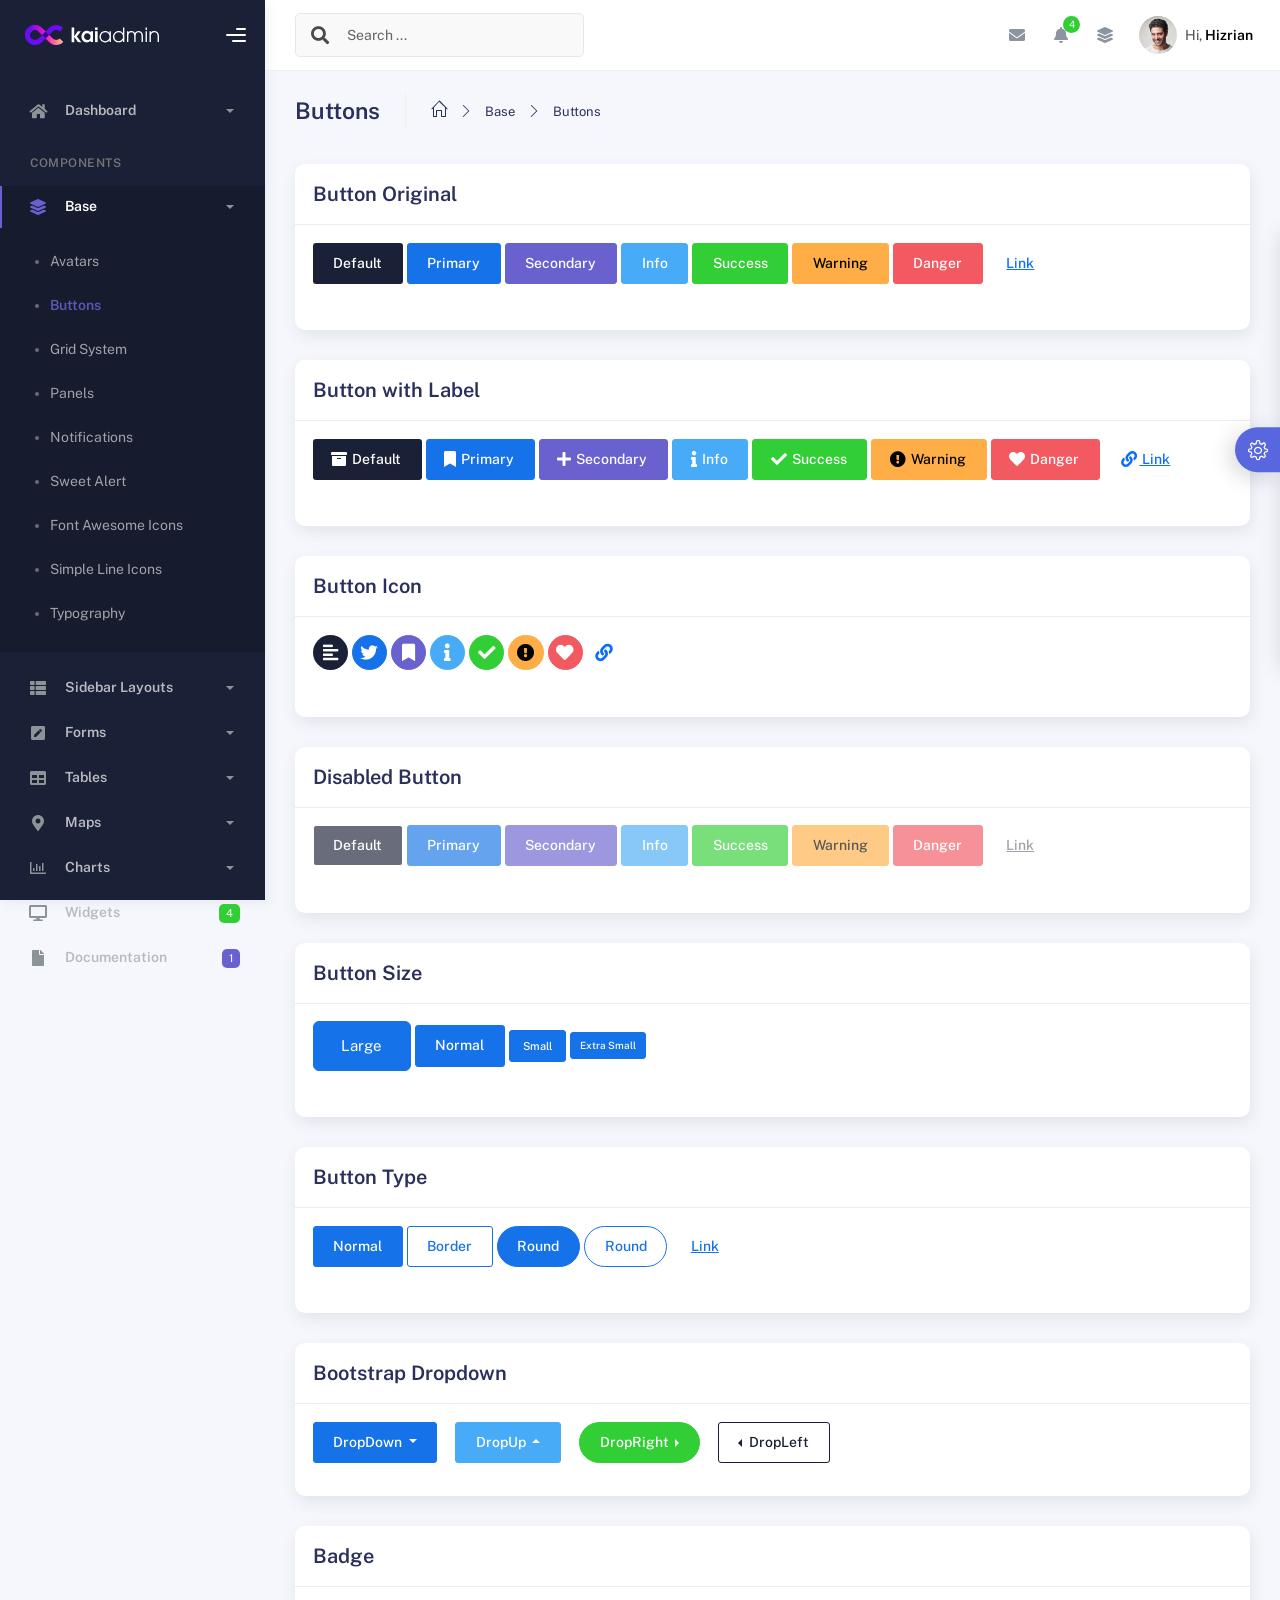
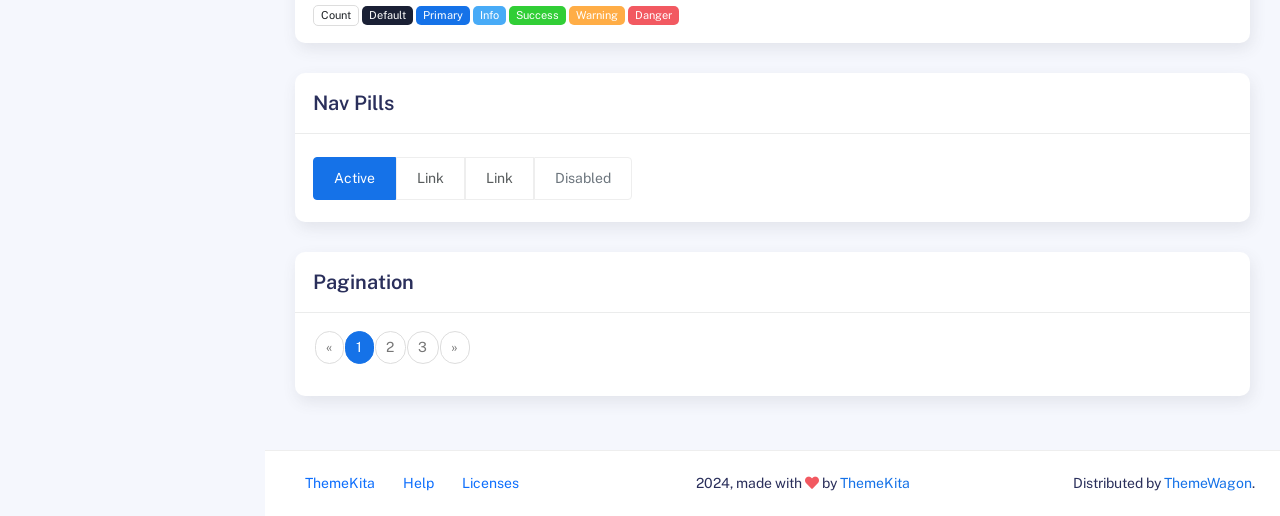
<file: public/components/buttons.html>
<!DOCTYPE html>
<html lang="en">
  <head>
    <meta http-equiv="X-UA-Compatible" content="IE=edge" />
    <title>Buttons - Kaiadmin Bootstrap 5 Admin Dashboard</title>
    <meta
      content="width=device-width, initial-scale=1.0, shrink-to-fit=no"
      name="viewport"
    />
    <link
      rel="icon"
      href="../assets/img/kaiadmin/favicon.ico"
      type="image/x-icon"
    />

    <!-- Fonts and icons -->
    <script src="../assets/js/plugin/webfont/webfont.min.js"></script>
    <script>
      WebFont.load({
        google: { families: ["Public Sans:300,400,500,600,700"] },
        custom: {
          families: [
            "Font Awesome 5 Solid",
            "Font Awesome 5 Regular",
            "Font Awesome 5 Brands",
            "simple-line-icons",
          ],
          urls: ["../assets/css/fonts.min.css"],
        },
        active: function () {
          sessionStorage.fonts = true;
        },
      });
    </script>

    <!-- CSS Files -->
    <link rel="stylesheet" href="../assets/css/bootstrap.min.css" />
    <link rel="stylesheet" href="../assets/css/plugins.min.css" />
    <link rel="stylesheet" href="../assets/css/kaiadmin.min.css" />

    <!-- CSS Just for demo purpose, don't include it in your project -->
    <link rel="stylesheet" href="../assets/css/demo.css" />
  </head>
  <body>
    <div class="wrapper">
      <!-- Sidebar -->
      <div class="sidebar" data-background-color="dark">
        <div class="sidebar-logo">
          <!-- Logo Header -->
          <div class="logo-header" data-background-color="dark">
            <a href="../index.html" class="logo">
              <img
                src="../assets/img/kaiadmin/logo_light.svg"
                alt="navbar brand"
                class="navbar-brand"
                height="20"
              />
            </a>
            <div class="nav-toggle">
              <button class="btn btn-toggle toggle-sidebar">
                <i class="gg-menu-right"></i>
              </button>
              <button class="btn btn-toggle sidenav-toggler">
                <i class="gg-menu-left"></i>
              </button>
            </div>
            <button class="topbar-toggler more">
              <i class="gg-more-vertical-alt"></i>
            </button>
          </div>
          <!-- End Logo Header -->
        </div>
        <div class="sidebar-wrapper scrollbar scrollbar-inner">
          <div class="sidebar-content">
            <ul class="nav nav-secondary">
              <li class="nav-item">
                <a
                  data-bs-toggle="collapse"
                  href="#dashboard"
                  class="collapsed"
                  aria-expanded="false"
                >
                  <i class="fas fa-home"></i>
                  <p>Dashboard</p>
                  <span class="caret"></span>
                </a>
                <div class="collapse" id="dashboard">
                  <ul class="nav nav-collapse">
                    <li>
                      <a href="../../demo1/index.html">
                        <span class="sub-item">Dashboard 1</span>
                      </a>
                    </li>
                  </ul>
                </div>
              </li>
              <li class="nav-section">
                <span class="sidebar-mini-icon">
                  <i class="fa fa-ellipsis-h"></i>
                </span>
                <h4 class="text-section">Components</h4>
              </li>
              <li class="nav-item active submenu">
                <a data-bs-toggle="collapse" href="#base">
                  <i class="fas fa-layer-group"></i>
                  <p>Base</p>
                  <span class="caret"></span>
                </a>
                <div class="collapse show" id="base">
                  <ul class="nav nav-collapse">
                    <li>
                      <a href="../components/avatars.html">
                        <span class="sub-item">Avatars</span>
                      </a>
                    </li>
                    <li class="active">
                      <a href="../components/buttons.html">
                        <span class="sub-item">Buttons</span>
                      </a>
                    </li>
                    <li>
                      <a href="../components/gridsystem.html">
                        <span class="sub-item">Grid System</span>
                      </a>
                    </li>
                    <li>
                      <a href="../components/panels.html">
                        <span class="sub-item">Panels</span>
                      </a>
                    </li>
                    <li>
                      <a href="../components/notifications.html">
                        <span class="sub-item">Notifications</span>
                      </a>
                    </li>
                    <li>
                      <a href="../components/sweetalert.html">
                        <span class="sub-item">Sweet Alert</span>
                      </a>
                    </li>
                    <li>
                      <a href="../components/font-awesome-icons.html">
                        <span class="sub-item">Font Awesome Icons</span>
                      </a>
                    </li>
                    <li>
                      <a href="../components/simple-line-icons.html">
                        <span class="sub-item">Simple Line Icons</span>
                      </a>
                    </li>
                    <li>
                      <a href="../components/typography.html">
                        <span class="sub-item">Typography</span>
                      </a>
                    </li>
                  </ul>
                </div>
              </li>
              <li class="nav-item">
                <a data-bs-toggle="collapse" href="#sidebarLayouts">
                  <i class="fas fa-th-list"></i>
                  <p>Sidebar Layouts</p>
                  <span class="caret"></span>
                </a>
                <div class="collapse" id="sidebarLayouts">
                  <ul class="nav nav-collapse">
                    <li>
                      <a href="../sidebar-style-2.html">
                        <span class="sub-item">Sidebar Style 2</span>
                      </a>
                    </li>
                    <li>
                      <a href="../icon-menu.html">
                        <span class="sub-item">Icon Menu</span>
                      </a>
                    </li>
                  </ul>
                </div>
              </li>
              <li class="nav-item">
                <a data-bs-toggle="collapse" href="#forms">
                  <i class="fas fa-pen-square"></i>
                  <p>Forms</p>
                  <span class="caret"></span>
                </a>
                <div class="collapse" id="forms">
                  <ul class="nav nav-collapse">
                    <li>
                      <a href="../forms/forms.html">
                        <span class="sub-item">Basic Form</span>
                      </a>
                    </li>
                  </ul>
                </div>
              </li>
              <li class="nav-item">
                <a data-bs-toggle="collapse" href="#tables">
                  <i class="fas fa-table"></i>
                  <p>Tables</p>
                  <span class="caret"></span>
                </a>
                <div class="collapse" id="tables">
                  <ul class="nav nav-collapse">
                    <li>
                      <a href="../tables/tables.html">
                        <span class="sub-item">Basic Table</span>
                      </a>
                    </li>
                    <li>
                      <a href="../tables/datatables.html">
                        <span class="sub-item">Datatables</span>
                      </a>
                    </li>
                  </ul>
                </div>
              </li>
              <li class="nav-item">
                <a data-bs-toggle="collapse" href="#maps">
                  <i class="fas fa-map-marker-alt"></i>
                  <p>Maps</p>
                  <span class="caret"></span>
                </a>
                <div class="collapse" id="maps">
                  <ul class="nav nav-collapse">
                    <li>
                      <a href="../maps/googlemaps.html">
                        <span class="sub-item">Google Maps</span>
                      </a>
                    </li>
                    <li>
                      <a href="../maps/jsvectormap.html">
                        <span class="sub-item">Jsvectormap</span>
                      </a>
                    </li>
                  </ul>
                </div>
              </li>
              <li class="nav-item">
                <a data-bs-toggle="collapse" href="#charts">
                  <i class="far fa-chart-bar"></i>
                  <p>Charts</p>
                  <span class="caret"></span>
                </a>
                <div class="collapse" id="charts">
                  <ul class="nav nav-collapse">
                    <li>
                      <a href="../charts/charts.html">
                        <span class="sub-item">Chart Js</span>
                      </a>
                    </li>
                    <li>
                      <a href="../charts/sparkline.html">
                        <span class="sub-item">Sparkline</span>
                      </a>
                    </li>
                  </ul>
                </div>
              </li>
              <li class="nav-item">
                <a href="../widgets.html">
                  <i class="fas fa-desktop"></i>
                  <p>Widgets</p>
                  <span class="badge badge-success">4</span>
                </a>
              </li>
              <li class="nav-item">
                <a href="../../../documentation/index.html">
                  <i class="fas fa-file"></i>
                  <p>Documentation</p>
                  <span class="badge badge-secondary">1</span>
                </a>
              </li>
              <li class="nav-item">
                <a data-bs-toggle="collapse" href="#submenu">
                  <i class="fas fa-bars"></i>
                  <p>Menu Levels</p>
                  <span class="caret"></span>
                </a>
                <div class="collapse" id="submenu">
                  <ul class="nav nav-collapse">
                    <li>
                      <a data-bs-toggle="collapse" href="#subnav1">
                        <span class="sub-item">Level 1</span>
                        <span class="caret"></span>
                      </a>
                      <div class="collapse" id="subnav1">
                        <ul class="nav nav-collapse subnav">
                          <li>
                            <a href="#">
                              <span class="sub-item">Level 2</span>
                            </a>
                          </li>
                          <li>
                            <a href="#">
                              <span class="sub-item">Level 2</span>
                            </a>
                          </li>
                        </ul>
                      </div>
                    </li>
                    <li>
                      <a data-bs-toggle="collapse" href="#subnav2">
                        <span class="sub-item">Level 1</span>
                        <span class="caret"></span>
                      </a>
                      <div class="collapse" id="subnav2">
                        <ul class="nav nav-collapse subnav">
                          <li>
                            <a href="#">
                              <span class="sub-item">Level 2</span>
                            </a>
                          </li>
                        </ul>
                      </div>
                    </li>
                    <li>
                      <a href="#">
                        <span class="sub-item">Level 1</span>
                      </a>
                    </li>
                  </ul>
                </div>
              </li>
            </ul>
          </div>
        </div>
      </div>
      <!-- End Sidebar -->

      <div class="main-panel">
        <div class="main-header">
          <div class="main-header-logo">
            <!-- Logo Header -->
            <div class="logo-header" data-background-color="dark">
              <a href="../index.html" class="logo">
                <img
                  src="../assets/img/kaiadmin/logo_light.svg"
                  alt="navbar brand"
                  class="navbar-brand"
                  height="20"
                />
              </a>
              <div class="nav-toggle">
                <button class="btn btn-toggle toggle-sidebar">
                  <i class="gg-menu-right"></i>
                </button>
                <button class="btn btn-toggle sidenav-toggler">
                  <i class="gg-menu-left"></i>
                </button>
              </div>
              <button class="topbar-toggler more">
                <i class="gg-more-vertical-alt"></i>
              </button>
            </div>
            <!-- End Logo Header -->
          </div>
          <!-- Navbar Header -->
          <nav
            class="navbar navbar-header navbar-header-transparent navbar-expand-lg border-bottom"
          >
            <div class="container-fluid">
              <nav
                class="navbar navbar-header-left navbar-expand-lg navbar-form nav-search p-0 d-none d-lg-flex"
              >
                <div class="input-group">
                  <div class="input-group-prepend">
                    <button type="submit" class="btn btn-search pe-1">
                      <i class="fa fa-search search-icon"></i>
                    </button>
                  </div>
                  <input
                    type="text"
                    placeholder="Search ..."
                    class="form-control"
                  />
                </div>
              </nav>

              <ul class="navbar-nav topbar-nav ms-md-auto align-items-center">
                <li
                  class="nav-item topbar-icon dropdown hidden-caret d-flex d-lg-none"
                >
                  <a
                    class="nav-link dropdown-toggle"
                    data-bs-toggle="dropdown"
                    href="#"
                    role="button"
                    aria-expanded="false"
                    aria-haspopup="true"
                  >
                    <i class="fa fa-search"></i>
                  </a>
                  <ul class="dropdown-menu dropdown-search animated fadeIn">
                    <form class="navbar-left navbar-form nav-search">
                      <div class="input-group">
                        <input
                          type="text"
                          placeholder="Search ..."
                          class="form-control"
                        />
                      </div>
                    </form>
                  </ul>
                </li>
                <li class="nav-item topbar-icon dropdown hidden-caret">
                  <a
                    class="nav-link dropdown-toggle"
                    href="#"
                    id="messageDropdown"
                    role="button"
                    data-bs-toggle="dropdown"
                    aria-haspopup="true"
                    aria-expanded="false"
                  >
                    <i class="fa fa-envelope"></i>
                  </a>
                  <ul
                    class="dropdown-menu messages-notif-box animated fadeIn"
                    aria-labelledby="messageDropdown"
                  >
                    <li>
                      <div
                        class="dropdown-title d-flex justify-content-between align-items-center"
                      >
                        Messages
                        <a href="#" class="small">Mark all as read</a>
                      </div>
                    </li>
                    <li>
                      <div class="message-notif-scroll scrollbar-outer">
                        <div class="notif-center">
                          <a href="#">
                            <div class="notif-img">
                              <img
                                src="../assets/img/jm_denis.jpg"
                                alt="Img Profile"
                              />
                            </div>
                            <div class="notif-content">
                              <span class="subject">Jimmy Denis</span>
                              <span class="block"> How are you ? </span>
                              <span class="time">5 minutes ago</span>
                            </div>
                          </a>
                          <a href="#">
                            <div class="notif-img">
                              <img
                                src="../assets/img/chadengle.jpg"
                                alt="Img Profile"
                              />
                            </div>
                            <div class="notif-content">
                              <span class="subject">Chad</span>
                              <span class="block"> Ok, Thanks ! </span>
                              <span class="time">12 minutes ago</span>
                            </div>
                          </a>
                          <a href="#">
                            <div class="notif-img">
                              <img
                                src="../assets/img/mlane.jpg"
                                alt="Img Profile"
                              />
                            </div>
                            <div class="notif-content">
                              <span class="subject">Jhon Doe</span>
                              <span class="block">
                                Ready for the meeting today...
                              </span>
                              <span class="time">12 minutes ago</span>
                            </div>
                          </a>
                          <a href="#">
                            <div class="notif-img">
                              <img
                                src="../assets/img/talha.jpg"
                                alt="Img Profile"
                              />
                            </div>
                            <div class="notif-content">
                              <span class="subject">Talha</span>
                              <span class="block"> Hi, Apa Kabar ? </span>
                              <span class="time">17 minutes ago</span>
                            </div>
                          </a>
                        </div>
                      </div>
                    </li>
                    <li>
                      <a class="see-all" href="javascript:void(0);"
                        >See all messages<i class="fa fa-angle-right"></i>
                      </a>
                    </li>
                  </ul>
                </li>
                <li class="nav-item topbar-icon dropdown hidden-caret">
                  <a
                    class="nav-link dropdown-toggle"
                    href="#"
                    id="notifDropdown"
                    role="button"
                    data-bs-toggle="dropdown"
                    aria-haspopup="true"
                    aria-expanded="false"
                  >
                    <i class="fa fa-bell"></i>
                    <span class="notification">4</span>
                  </a>
                  <ul
                    class="dropdown-menu notif-box animated fadeIn"
                    aria-labelledby="notifDropdown"
                  >
                    <li>
                      <div class="dropdown-title">
                        You have 4 new notification
                      </div>
                    </li>
                    <li>
                      <div class="notif-scroll scrollbar-outer">
                        <div class="notif-center">
                          <a href="#">
                            <div class="notif-icon notif-primary">
                              <i class="fa fa-user-plus"></i>
                            </div>
                            <div class="notif-content">
                              <span class="block"> New user registered </span>
                              <span class="time">5 minutes ago</span>
                            </div>
                          </a>
                          <a href="#">
                            <div class="notif-icon notif-success">
                              <i class="fa fa-comment"></i>
                            </div>
                            <div class="notif-content">
                              <span class="block">
                                Rahmad commented on Admin
                              </span>
                              <span class="time">12 minutes ago</span>
                            </div>
                          </a>
                          <a href="#">
                            <div class="notif-img">
                              <img
                                src="../assets/img/profile2.jpg"
                                alt="Img Profile"
                              />
                            </div>
                            <div class="notif-content">
                              <span class="block">
                                Reza send messages to you
                              </span>
                              <span class="time">12 minutes ago</span>
                            </div>
                          </a>
                          <a href="#">
                            <div class="notif-icon notif-danger">
                              <i class="fa fa-heart"></i>
                            </div>
                            <div class="notif-content">
                              <span class="block"> Farrah liked Admin </span>
                              <span class="time">17 minutes ago</span>
                            </div>
                          </a>
                        </div>
                      </div>
                    </li>
                    <li>
                      <a class="see-all" href="javascript:void(0);"
                        >See all notifications<i class="fa fa-angle-right"></i>
                      </a>
                    </li>
                  </ul>
                </li>
                <li class="nav-item topbar-icon dropdown hidden-caret">
                  <a
                    class="nav-link"
                    data-bs-toggle="dropdown"
                    href="#"
                    aria-expanded="false"
                  >
                    <i class="fas fa-layer-group"></i>
                  </a>
                  <div class="dropdown-menu quick-actions animated fadeIn">
                    <div class="quick-actions-header">
                      <span class="title mb-1">Quick Actions</span>
                      <span class="subtitle op-7">Shortcuts</span>
                    </div>
                    <div class="quick-actions-scroll scrollbar-outer">
                      <div class="quick-actions-items">
                        <div class="row m-0">
                          <a class="col-6 col-md-4 p-0" href="#">
                            <div class="quick-actions-item">
                              <div class="avatar-item bg-danger rounded-circle">
                                <i class="far fa-calendar-alt"></i>
                              </div>
                              <span class="text">Calendar</span>
                            </div>
                          </a>
                          <a class="col-6 col-md-4 p-0" href="#">
                            <div class="quick-actions-item">
                              <div
                                class="avatar-item bg-warning rounded-circle"
                              >
                                <i class="fas fa-map"></i>
                              </div>
                              <span class="text">Maps</span>
                            </div>
                          </a>
                          <a class="col-6 col-md-4 p-0" href="#">
                            <div class="quick-actions-item">
                              <div class="avatar-item bg-info rounded-circle">
                                <i class="fas fa-file-excel"></i>
                              </div>
                              <span class="text">Reports</span>
                            </div>
                          </a>
                          <a class="col-6 col-md-4 p-0" href="#">
                            <div class="quick-actions-item">
                              <div
                                class="avatar-item bg-success rounded-circle"
                              >
                                <i class="fas fa-envelope"></i>
                              </div>
                              <span class="text">Emails</span>
                            </div>
                          </a>
                          <a class="col-6 col-md-4 p-0" href="#">
                            <div class="quick-actions-item">
                              <div
                                class="avatar-item bg-primary rounded-circle"
                              >
                                <i class="fas fa-file-invoice-dollar"></i>
                              </div>
                              <span class="text">Invoice</span>
                            </div>
                          </a>
                          <a class="col-6 col-md-4 p-0" href="#">
                            <div class="quick-actions-item">
                              <div
                                class="avatar-item bg-secondary rounded-circle"
                              >
                                <i class="fas fa-credit-card"></i>
                              </div>
                              <span class="text">Payments</span>
                            </div>
                          </a>
                        </div>
                      </div>
                    </div>
                  </div>
                </li>

                <li class="nav-item topbar-user dropdown hidden-caret">
                  <a
                    class="dropdown-toggle profile-pic"
                    data-bs-toggle="dropdown"
                    href="#"
                    aria-expanded="false"
                  >
                    <div class="avatar-sm">
                      <img
                        src="../assets/img/profile.jpg"
                        alt="..."
                        class="avatar-img rounded-circle"
                      />
                    </div>
                    <span class="profile-username">
                      <span class="op-7">Hi,</span>
                      <span class="fw-bold">Hizrian</span>
                    </span>
                  </a>
                  <ul class="dropdown-menu dropdown-user animated fadeIn">
                    <div class="dropdown-user-scroll scrollbar-outer">
                      <li>
                        <div class="user-box">
                          <div class="avatar-lg">
                            <img
                              src="../assets/img/profile.jpg"
                              alt="image profile"
                              class="avatar-img rounded"
                            />
                          </div>
                          <div class="u-text">
                            <h4>Hizrian</h4>
                            <p class="text-muted">hello@example.com</p>
                            <a
                              href="profile.html"
                              class="btn btn-xs btn-secondary btn-sm"
                              >View Profile</a
                            >
                          </div>
                        </div>
                      </li>
                      <li>
                        <div class="dropdown-divider"></div>
                        <a class="dropdown-item" href="#">My Profile</a>
                        <a class="dropdown-item" href="#">My Balance</a>
                        <a class="dropdown-item" href="#">Inbox</a>
                        <div class="dropdown-divider"></div>
                        <a class="dropdown-item" href="#">Account Setting</a>
                        <div class="dropdown-divider"></div>
                        <a class="dropdown-item" href="#">Logout</a>
                      </li>
                    </div>
                  </ul>
                </li>
              </ul>
            </div>
          </nav>
          <!-- End Navbar -->
        </div>

        <div class="container">
          <div class="page-inner">
            <div class="page-header">
              <h3 class="fw-bold mb-3">Buttons</h3>
              <ul class="breadcrumbs mb-3">
                <li class="nav-home">
                  <a href="#">
                    <i class="icon-home"></i>
                  </a>
                </li>
                <li class="separator">
                  <i class="icon-arrow-right"></i>
                </li>
                <li class="nav-item">
                  <a href="#">Base</a>
                </li>
                <li class="separator">
                  <i class="icon-arrow-right"></i>
                </li>
                <li class="nav-item">
                  <a href="#">Buttons</a>
                </li>
              </ul>
            </div>
            <div class="row">
              <div class="col-md-12">
                <div class="card">
                  <div class="card-header">
                    <h4 class="card-title">Button Original</h4>
                  </div>
                  <div class="card-body">
                    <p class="demo">
                      <button class="btn btn-black">Default</button>

                      <button class="btn btn-primary">Primary</button>

                      <button class="btn btn-secondary">Secondary</button>

                      <button class="btn btn-info">Info</button>

                      <button class="btn btn-success">Success</button>

                      <button class="btn btn-warning">Warning</button>

                      <button class="btn btn-danger">Danger</button>

                      <button class="btn btn-link">Link</button>
                    </p>
                  </div>
                </div>
              </div>
              <div class="col-md-12">
                <div class="card">
                  <div class="card-header">
                    <h4 class="card-title">Button with Label</h4>
                  </div>
                  <div class="card-body">
                    <p class="demo">
                      <button class="btn btn-black">
                        <span class="btn-label">
                          <i class="fa fa-archive"></i>
                        </span>
                        Default
                      </button>

                      <button class="btn btn-primary">
                        <span class="btn-label">
                          <i class="fa fa-bookmark"></i>
                        </span>
                        Primary
                      </button>

                      <button class="btn btn-secondary">
                        <span class="btn-label">
                          <i class="fa fa-plus"></i>
                        </span>
                        Secondary
                      </button>

                      <button class="btn btn-info">
                        <span class="btn-label">
                          <i class="fa fa-info"></i>
                        </span>
                        Info
                      </button>

                      <button class="btn btn-success">
                        <span class="btn-label">
                          <i class="fa fa-check"></i>
                        </span>
                        Success
                      </button>

                      <button class="btn btn-warning">
                        <span class="btn-label">
                          <i class="fa fa-exclamation-circle"></i>
                        </span>
                        Warning
                      </button>

                      <button class="btn btn-danger">
                        <span class="btn-label">
                          <i class="fa fa-heart"></i>
                        </span>
                        Danger
                      </button>

                      <button class="btn btn-link">
                        <span class="btn-label">
                          <i class="fa fa-link"></i>
                        </span>
                        Link
                      </button>
                    </p>
                  </div>
                </div>
              </div>
              <div class="col-md-12">
                <div class="card">
                  <div class="card-header">
                    <h4 class="card-title">Button Icon</h4>
                  </div>
                  <div class="card-body">
                    <p class="demo">
                      <button
                        type="button"
                        class="btn btn-icon btn-round btn-black"
                      >
                        <i class="fa fa-align-left"></i>
                      </button>

                      <button
                        type="button"
                        class="btn btn-icon btn-round btn-primary"
                      >
                        <i class="fab fa-twitter"></i>
                      </button>

                      <button
                        type="button"
                        class="btn btn-icon btn-round btn-secondary"
                      >
                        <i class="fa fa-bookmark"></i>
                      </button>

                      <button
                        type="button"
                        class="btn btn-icon btn-round btn-info"
                      >
                        <i class="fa fa-info"></i>
                      </button>

                      <button
                        type="button"
                        class="btn btn-icon btn-round btn-success"
                      >
                        <i class="fa fa-check"></i>
                      </button>

                      <button
                        type="button"
                        class="btn btn-icon btn-round btn-warning"
                      >
                        <i class="fa fa-exclamation-circle"></i>
                      </button>

                      <button
                        type="button"
                        class="btn btn-icon btn-round btn-danger"
                      >
                        <i class="fa fa-heart"></i>
                      </button>

                      <button type="button" class="btn btn-icon btn-link">
                        <i class="fa fa-link"></i>
                      </button>
                    </p>
                  </div>
                </div>
              </div>
              <div class="col-md-12">
                <div class="card">
                  <div class="card-header">
                    <h4 class="card-title">Disabled Button</h4>
                  </div>
                  <div class="card-body">
                    <p class="demo">
                      <button class="btn btn-black" disabled="disabled">
                        Default
                      </button>

                      <button class="btn btn-primary" disabled="disabled">
                        Primary
                      </button>

                      <button class="btn btn-secondary" disabled="disabled">
                        Secondary
                      </button>

                      <button class="btn btn-info" disabled="disabled">
                        Info
                      </button>

                      <button class="btn btn-success" disabled="disabled">
                        Success
                      </button>

                      <button class="btn btn-warning" disabled="disabled">
                        Warning
                      </button>

                      <button class="btn btn-danger" disabled="disabled">
                        Danger
                      </button>

                      <button class="btn btn-link" disabled>Link</button>
                    </p>
                  </div>
                </div>
              </div>
              <div class="col-md-12">
                <div class="card">
                  <div class="card-header">
                    <h4 class="card-title">Button Size</h4>
                  </div>
                  <div class="card-body">
                    <p class="demo">
                      <button class="btn btn-primary btn-lg">Large</button>

                      <button class="btn btn-primary">Normal</button>

                      <button class="btn btn-primary btn-sm">Small</button>

                      <button class="btn btn-primary btn-xs">
                        Extra Small
                      </button>
                    </p>
                  </div>
                </div>
              </div>
              <div class="col-md-12">
                <div class="card">
                  <div class="card-header">
                    <h4 class="card-title">Button Type</h4>
                  </div>
                  <div class="card-body">
                    <p class="demo">
                      <button class="btn btn-primary">Normal</button>
                      <button class="btn btn-primary btn-border">Border</button>

                      <button class="btn btn-primary btn-round">Round</button>

                      <button class="btn btn-primary btn-border btn-round">
                        Round
                      </button>

                      <button class="btn btn-primary btn-link">Link</button>
                    </p>
                  </div>
                </div>
              </div>

              <div class="col-md-12">
                <div class="card">
                  <div class="card-header">
                    <h4 class="card-title">Bootstrap Dropdown</h4>
                  </div>
                  <div class="card-body">
                    <div class="demo">
                      <div class="btn-group dropdown">
                        <button
                          class="btn btn-primary dropdown-toggle"
                          type="button"
                          data-bs-toggle="dropdown"
                        >
                          DropDown
                        </button>
                        <ul class="dropdown-menu" role="menu">
                          <li>
                            <a class="dropdown-item" href="#">Action</a>
                            <a class="dropdown-item" href="#">Another action</a>
                            <div class="dropdown-divider"></div>
                            <a class="dropdown-item" href="#"
                              >Something else here</a
                            >
                          </li>
                        </ul>
                      </div>

                      <div class="btn-group dropup">
                        <button
                          class="btn btn-info dropdown-toggle"
                          type="button"
                          data-bs-toggle="dropdown"
                        >
                          DropUp
                        </button>
                        <ul class="dropdown-menu" role="menu">
                          <li>
                            <a class="dropdown-item" href="#">Action</a>
                            <a class="dropdown-item" href="#">Another action</a>
                            <div class="dropdown-divider"></div>
                            <a class="dropdown-item" href="#"
                              >Something else here</a
                            >
                          </li>
                        </ul>
                      </div>

                      <div class="btn-group dropend">
                        <button
                          type="button"
                          class="btn btn-success btn-round dropdown-toggle"
                          data-bs-toggle="dropdown"
                          aria-haspopup="true"
                          aria-expanded="false"
                        >
                          DropRight
                        </button>
                        <ul class="dropdown-menu" role="menu">
                          <li>
                            <a class="dropdown-item" href="#">Action</a>
                            <a class="dropdown-item" href="#">Another action</a>
                            <div class="dropdown-divider"></div>
                            <a class="dropdown-item" href="#"
                              >Something else here</a
                            >
                          </li>
                        </ul>
                      </div>

                      <div class="btn-group dropstart">
                        <button
                          type="button"
                          class="btn btn-black btn-border dropdown-toggle"
                          data-bs-toggle="dropdown"
                          aria-haspopup="true"
                          aria-expanded="false"
                        >
                          DropLeft
                        </button>
                        <ul class="dropdown-menu" role="menu">
                          <li>
                            <a class="dropdown-item" href="#">Action</a>
                            <a class="dropdown-item" href="#">Another action</a>
                            <div class="dropdown-divider"></div>
                            <a class="dropdown-item" href="#"
                              >Something else here</a
                            >
                          </li>
                        </ul>
                      </div>
                    </div>
                  </div>
                </div>
              </div>
              <div class="col-md-12">
                <div class="card">
                  <div class="card-header">
                    <h4 class="card-title">Badge</h4>
                  </div>
                  <div class="card-body">
                    <span class="badge badge-count">Count</span>
                    <span class="badge badge-black">Default</span>
                    <span class="badge badge-primary">Primary</span>
                    <span class="badge badge-info">Info</span>
                    <span class="badge badge-success">Success</span>
                    <span class="badge badge-warning">Warning</span>
                    <span class="badge badge-danger">Danger</span>
                  </div>
                </div>
              </div>
              <div class="col-md-12">
                <div class="card">
                  <div class="card-header">
                    <h4 class="card-title">Nav Pills</h4>
                  </div>
                  <div class="card-body">
                    <ul class="nav nav-pills nav-primary">
                      <li class="nav-item">
                        <a class="nav-link active" href="#">Active</a>
                      </li>
                      <li class="nav-item">
                        <a class="nav-link" href="#">Link</a>
                      </li>
                      <li class="nav-item">
                        <a class="nav-link" href="#">Link</a>
                      </li>
                      <li class="nav-item">
                        <a class="nav-link disabled" href="#">Disabled</a>
                      </li>
                    </ul>
                  </div>
                </div>
              </div>
              <div class="col-md-12">
                <div class="card">
                  <div class="card-header">
                    <h4 class="card-title">Pagination</h4>
                  </div>
                  <div class="card-body">
                    <div class="demo">
                      <ul class="pagination pg-primary">
                        <li class="page-item">
                          <a class="page-link" href="#" aria-label="Previous">
                            <span aria-hidden="true">&laquo;</span>
                            <span class="sr-only">Previous</span>
                          </a>
                        </li>
                        <li class="page-item active">
                          <a class="page-link" href="#">1</a>
                        </li>
                        <li class="page-item">
                          <a class="page-link" href="#">2</a>
                        </li>
                        <li class="page-item">
                          <a class="page-link" href="#">3</a>
                        </li>
                        <li class="page-item">
                          <a class="page-link" href="#" aria-label="Next">
                            <span aria-hidden="true">&raquo;</span>
                            <span class="sr-only">Next</span>
                          </a>
                        </li>
                      </ul>
                    </div>
                  </div>
                </div>
              </div>
            </div>
          </div>
        </div>

        <footer class="footer">
          <div class="container-fluid d-flex justify-content-between">
            <nav class="pull-left">
              <ul class="nav">
                <li class="nav-item">
                  <a class="nav-link" href="http://www.themekita.com">
                    ThemeKita
                  </a>
                </li>
                <li class="nav-item">
                  <a class="nav-link" href="#"> Help </a>
                </li>
                <li class="nav-item">
                  <a class="nav-link" href="#"> Licenses </a>
                </li>
              </ul>
            </nav>
            <div class="copyright">
              2024, made with <i class="fa fa-heart heart text-danger"></i> by
              <a href="http://www.themekita.com">ThemeKita</a>
            </div>
            <div>
              Distributed by
              <a target="_blank" href="https://themewagon.com/">ThemeWagon</a>.
            </div>
          </div>
        </footer>
      </div>

      <!-- Custom template | don't include it in your project! -->
      <div class="custom-template">
        <div class="title">Settings</div>
        <div class="custom-content">
          <div class="switcher">
            <div class="switch-block">
              <h4>Logo Header</h4>
              <div class="btnSwitch">
                <button
                  type="button"
                  class="selected changeLogoHeaderColor"
                  data-color="dark"
                ></button>
                <button
                  type="button"
                  class="selected changeLogoHeaderColor"
                  data-color="blue"
                ></button>
                <button
                  type="button"
                  class="changeLogoHeaderColor"
                  data-color="purple"
                ></button>
                <button
                  type="button"
                  class="changeLogoHeaderColor"
                  data-color="light-blue"
                ></button>
                <button
                  type="button"
                  class="changeLogoHeaderColor"
                  data-color="green"
                ></button>
                <button
                  type="button"
                  class="changeLogoHeaderColor"
                  data-color="orange"
                ></button>
                <button
                  type="button"
                  class="changeLogoHeaderColor"
                  data-color="red"
                ></button>
                <button
                  type="button"
                  class="changeLogoHeaderColor"
                  data-color="white"
                ></button>
                <br />
                <button
                  type="button"
                  class="changeLogoHeaderColor"
                  data-color="dark2"
                ></button>
                <button
                  type="button"
                  class="changeLogoHeaderColor"
                  data-color="blue2"
                ></button>
                <button
                  type="button"
                  class="changeLogoHeaderColor"
                  data-color="purple2"
                ></button>
                <button
                  type="button"
                  class="changeLogoHeaderColor"
                  data-color="light-blue2"
                ></button>
                <button
                  type="button"
                  class="changeLogoHeaderColor"
                  data-color="green2"
                ></button>
                <button
                  type="button"
                  class="changeLogoHeaderColor"
                  data-color="orange2"
                ></button>
                <button
                  type="button"
                  class="changeLogoHeaderColor"
                  data-color="red2"
                ></button>
              </div>
            </div>
            <div class="switch-block">
              <h4>Navbar Header</h4>
              <div class="btnSwitch">
                <button
                  type="button"
                  class="changeTopBarColor"
                  data-color="dark"
                ></button>
                <button
                  type="button"
                  class="changeTopBarColor"
                  data-color="blue"
                ></button>
                <button
                  type="button"
                  class="changeTopBarColor"
                  data-color="purple"
                ></button>
                <button
                  type="button"
                  class="changeTopBarColor"
                  data-color="light-blue"
                ></button>
                <button
                  type="button"
                  class="changeTopBarColor"
                  data-color="green"
                ></button>
                <button
                  type="button"
                  class="changeTopBarColor"
                  data-color="orange"
                ></button>
                <button
                  type="button"
                  class="changeTopBarColor"
                  data-color="red"
                ></button>
                <button
                  type="button"
                  class="changeTopBarColor"
                  data-color="white"
                ></button>
                <br />
                <button
                  type="button"
                  class="changeTopBarColor"
                  data-color="dark2"
                ></button>
                <button
                  type="button"
                  class="selected changeTopBarColor"
                  data-color="blue2"
                ></button>
                <button
                  type="button"
                  class="changeTopBarColor"
                  data-color="purple2"
                ></button>
                <button
                  type="button"
                  class="changeTopBarColor"
                  data-color="light-blue2"
                ></button>
                <button
                  type="button"
                  class="changeTopBarColor"
                  data-color="green2"
                ></button>
                <button
                  type="button"
                  class="changeTopBarColor"
                  data-color="orange2"
                ></button>
                <button
                  type="button"
                  class="changeTopBarColor"
                  data-color="red2"
                ></button>
              </div>
            </div>
            <div class="switch-block">
              <h4>Sidebar</h4>
              <div class="btnSwitch">
                <button
                  type="button"
                  class="selected changeSideBarColor"
                  data-color="white"
                ></button>
                <button
                  type="button"
                  class="changeSideBarColor"
                  data-color="dark"
                ></button>
                <button
                  type="button"
                  class="changeSideBarColor"
                  data-color="dark2"
                ></button>
              </div>
            </div>
          </div>
        </div>
        <div class="custom-toggle">
          <i class="icon-settings"></i>
        </div>
      </div>
      <!-- End Custom template -->
    </div>
    <!--   Core JS Files   -->
    <script src="../assets/js/core/jquery-3.7.1.min.js"></script>
    <script src="../assets/js/core/popper.min.js"></script>
    <script src="../assets/js/core/bootstrap.min.js"></script>

    <!-- jQuery Scrollbar -->
    <script src="../assets/js/plugin/jquery-scrollbar/jquery.scrollbar.min.js"></script>
    <!-- Moment JS -->
    <script src="../assets/js/plugin/moment/moment.min.js"></script>

    <!-- Chart JS -->
    <script src="../assets/js/plugin/chart.js/chart.min.js"></script>

    <!-- jQuery Sparkline -->
    <script src="../assets/js/plugin/jquery.sparkline/jquery.sparkline.min.js"></script>

    <!-- Chart Circle -->
    <script src="../assets/js/plugin/chart-circle/circles.min.js"></script>

    <!-- Datatables -->
    <script src="../assets/js/plugin/datatables/datatables.min.js"></script>

    <!-- Bootstrap Notify -->
    <script src="../assets/js/plugin/bootstrap-notify/bootstrap-notify.min.js"></script>

    <!-- jQuery Vector Maps -->
    <script src="../assets/js/plugin/jsvectormap/jsvectormap.min.js"></script>
    <script src="../assets/js/plugin/jsvectormap/world.js"></script>

    <!-- Sweet Alert -->
    <script src="../assets/js/plugin/sweetalert/sweetalert.min.js"></script>

    <!-- Kaiadmin JS -->
    <script src="../assets/js/kaiadmin.min.js"></script>

    <!-- Kaiadmin DEMO methods, don't include it in your project! -->
    <script src="../assets/js/setting-demo2.js"></script>
  </body>
</html>
</file>
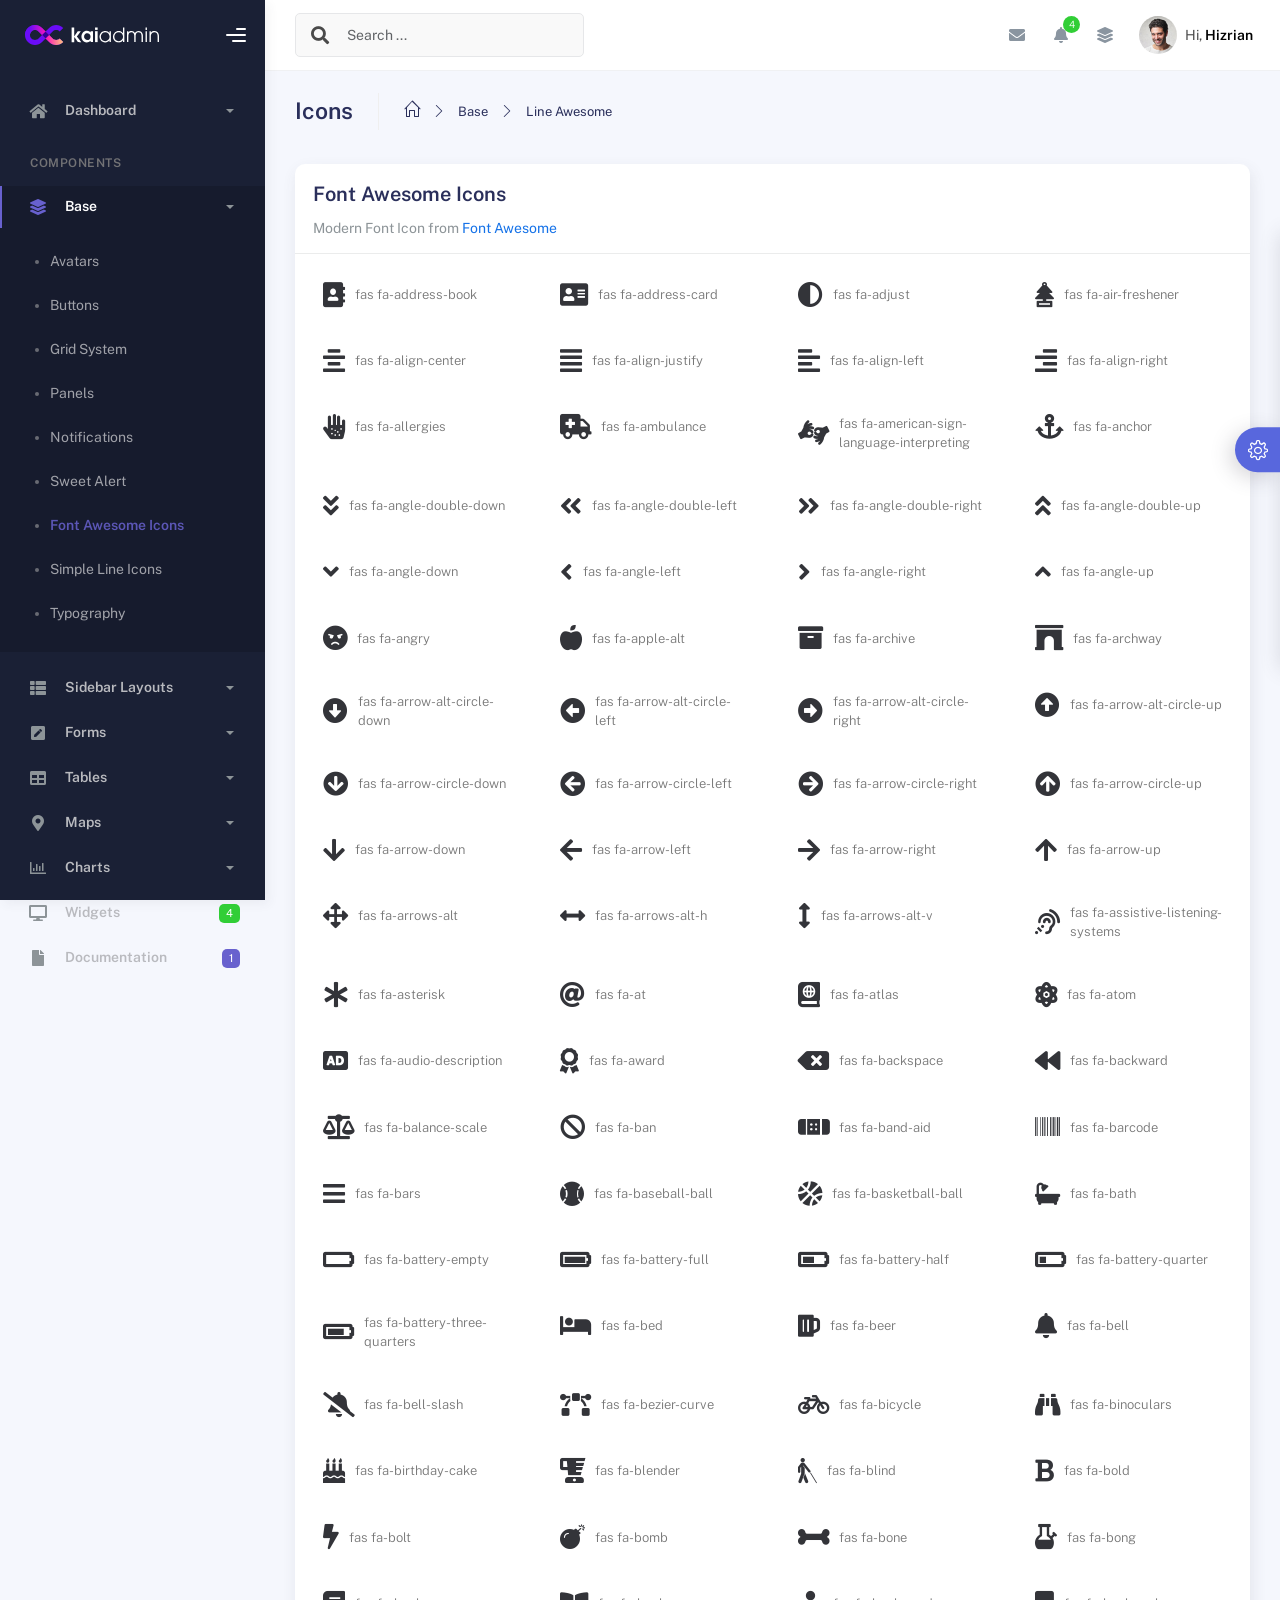
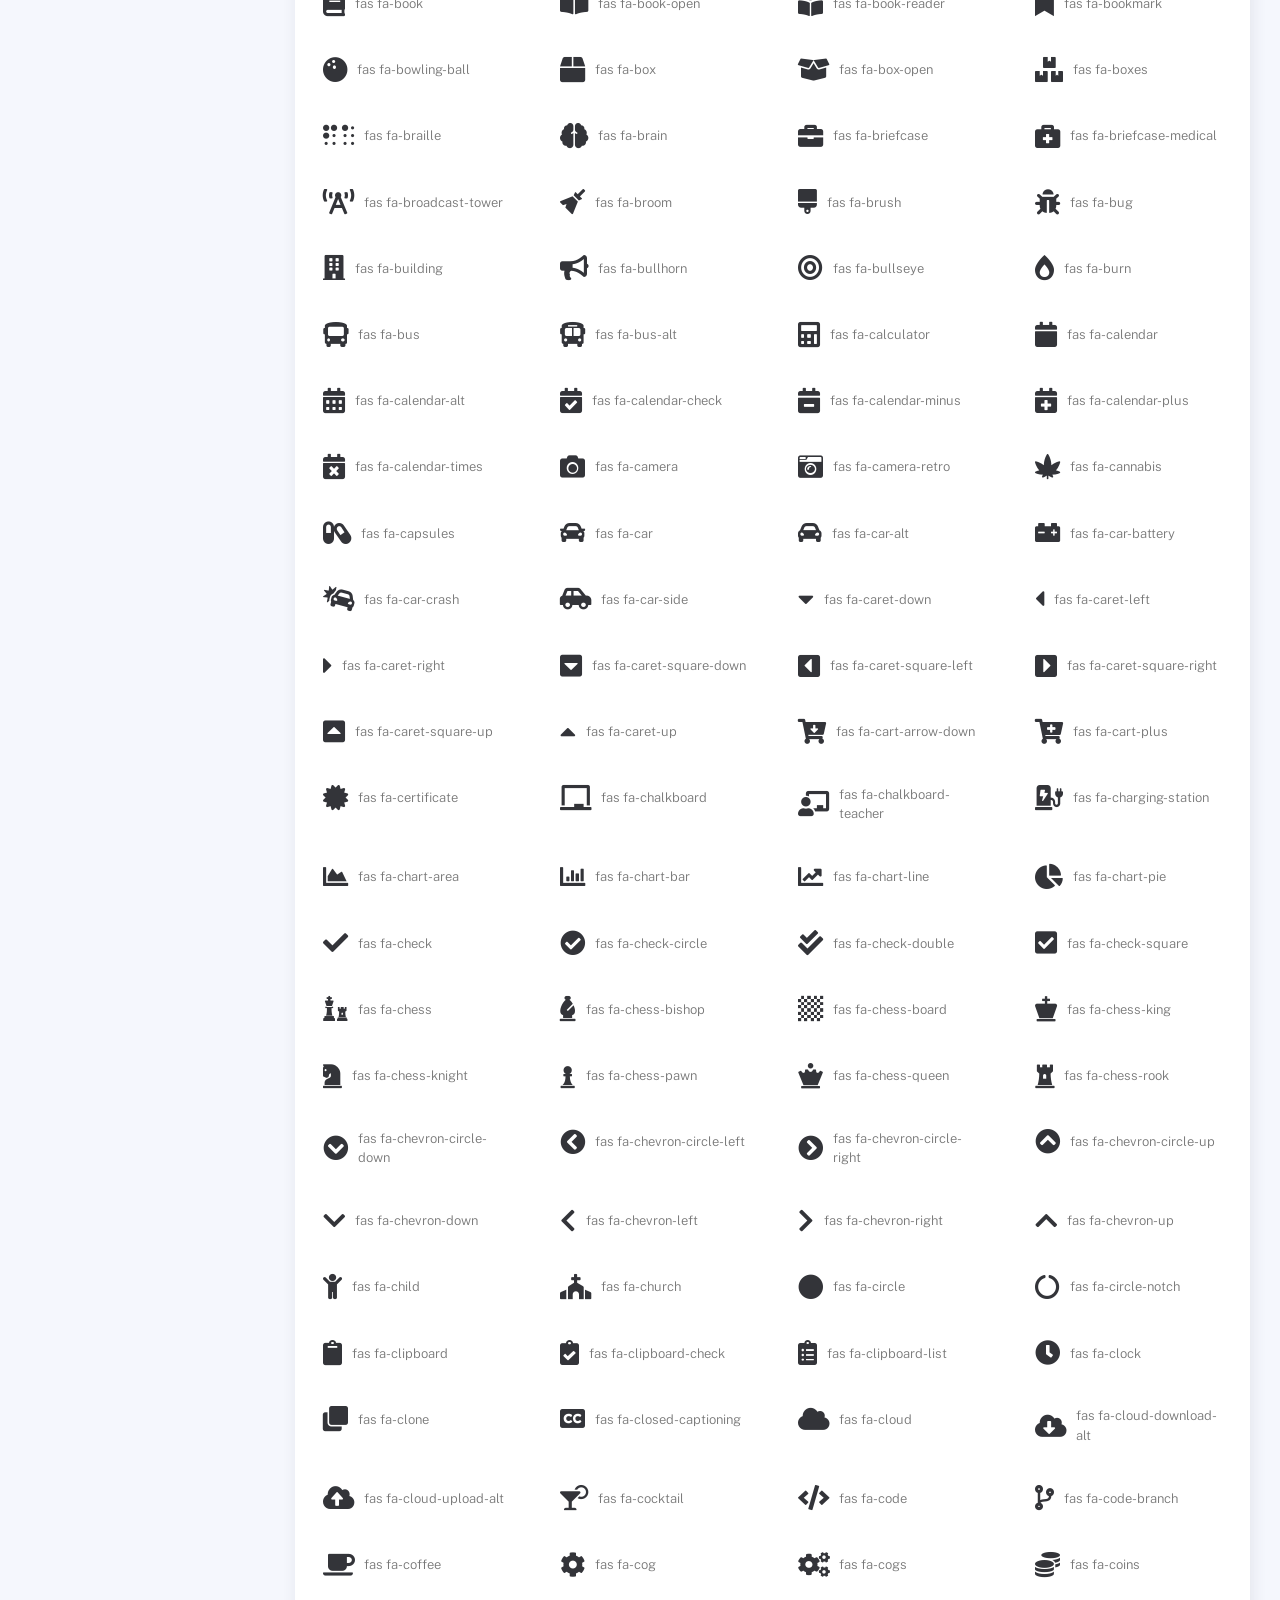
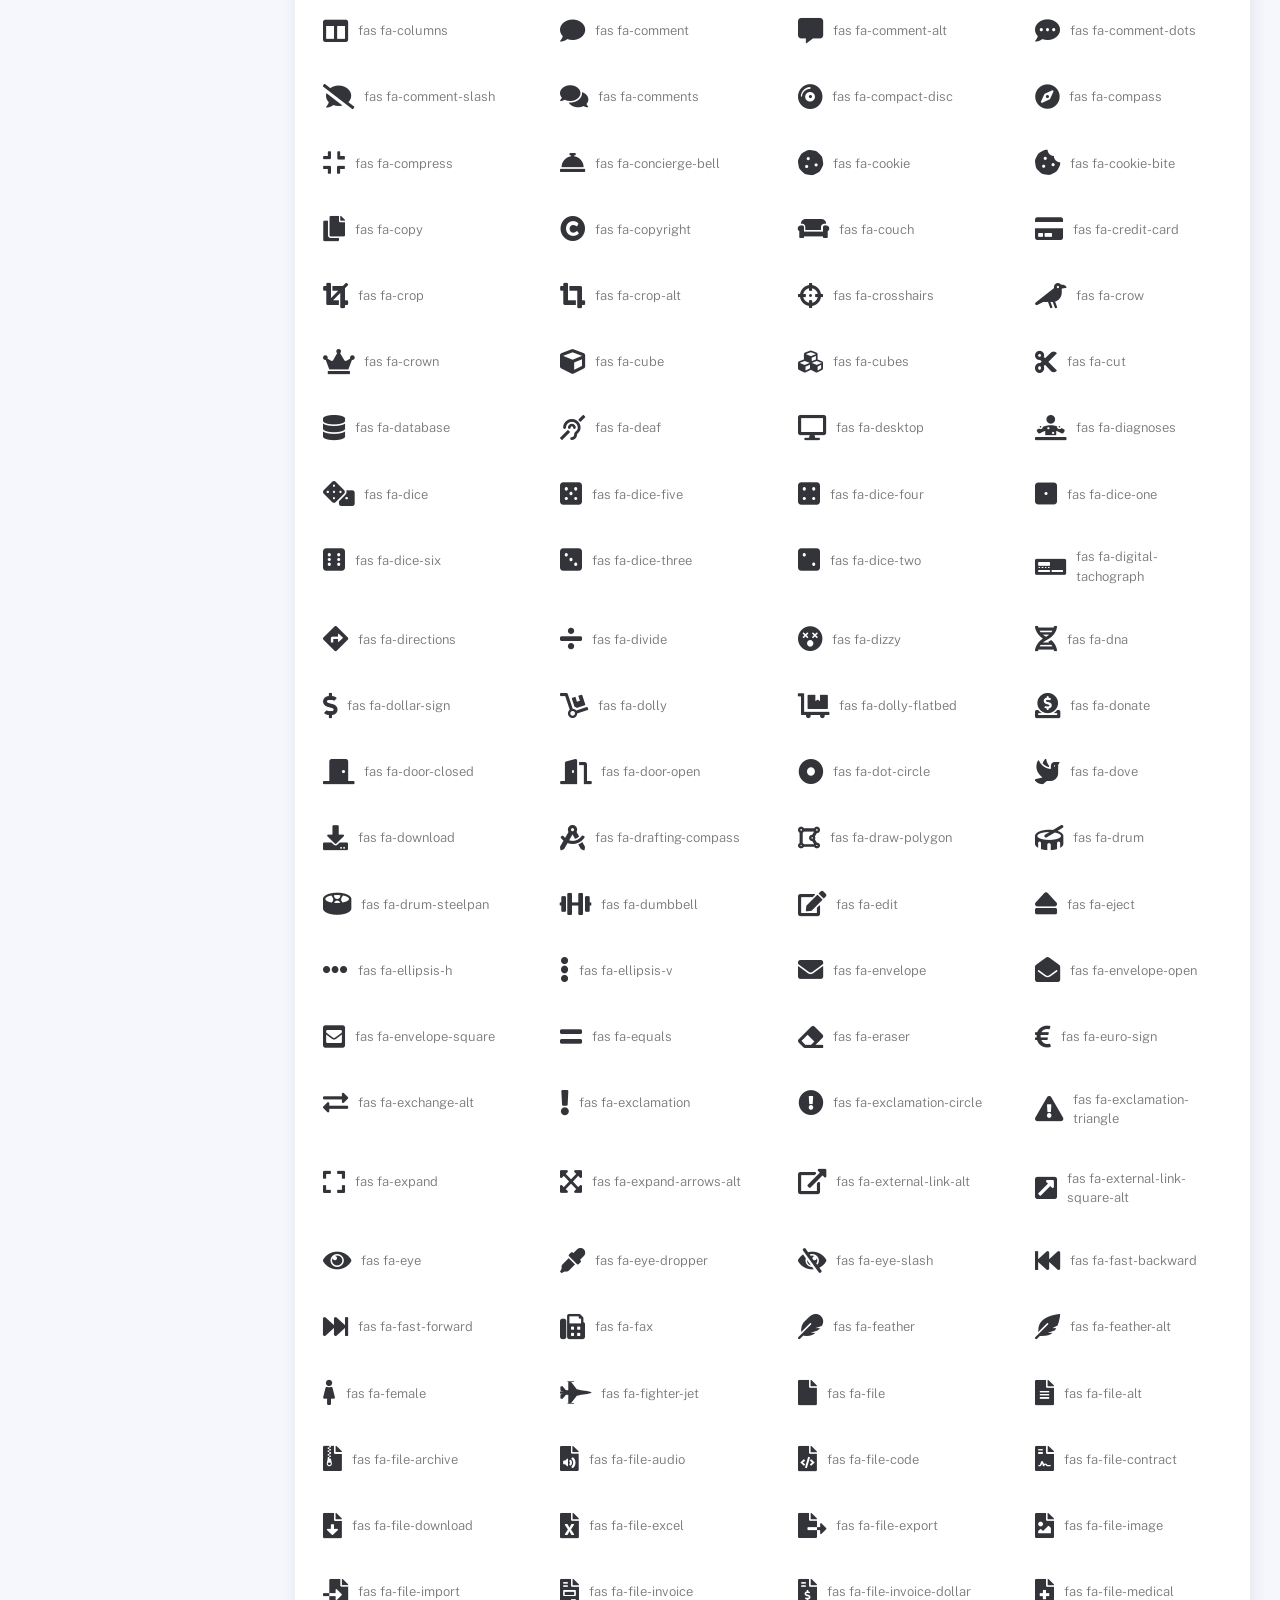
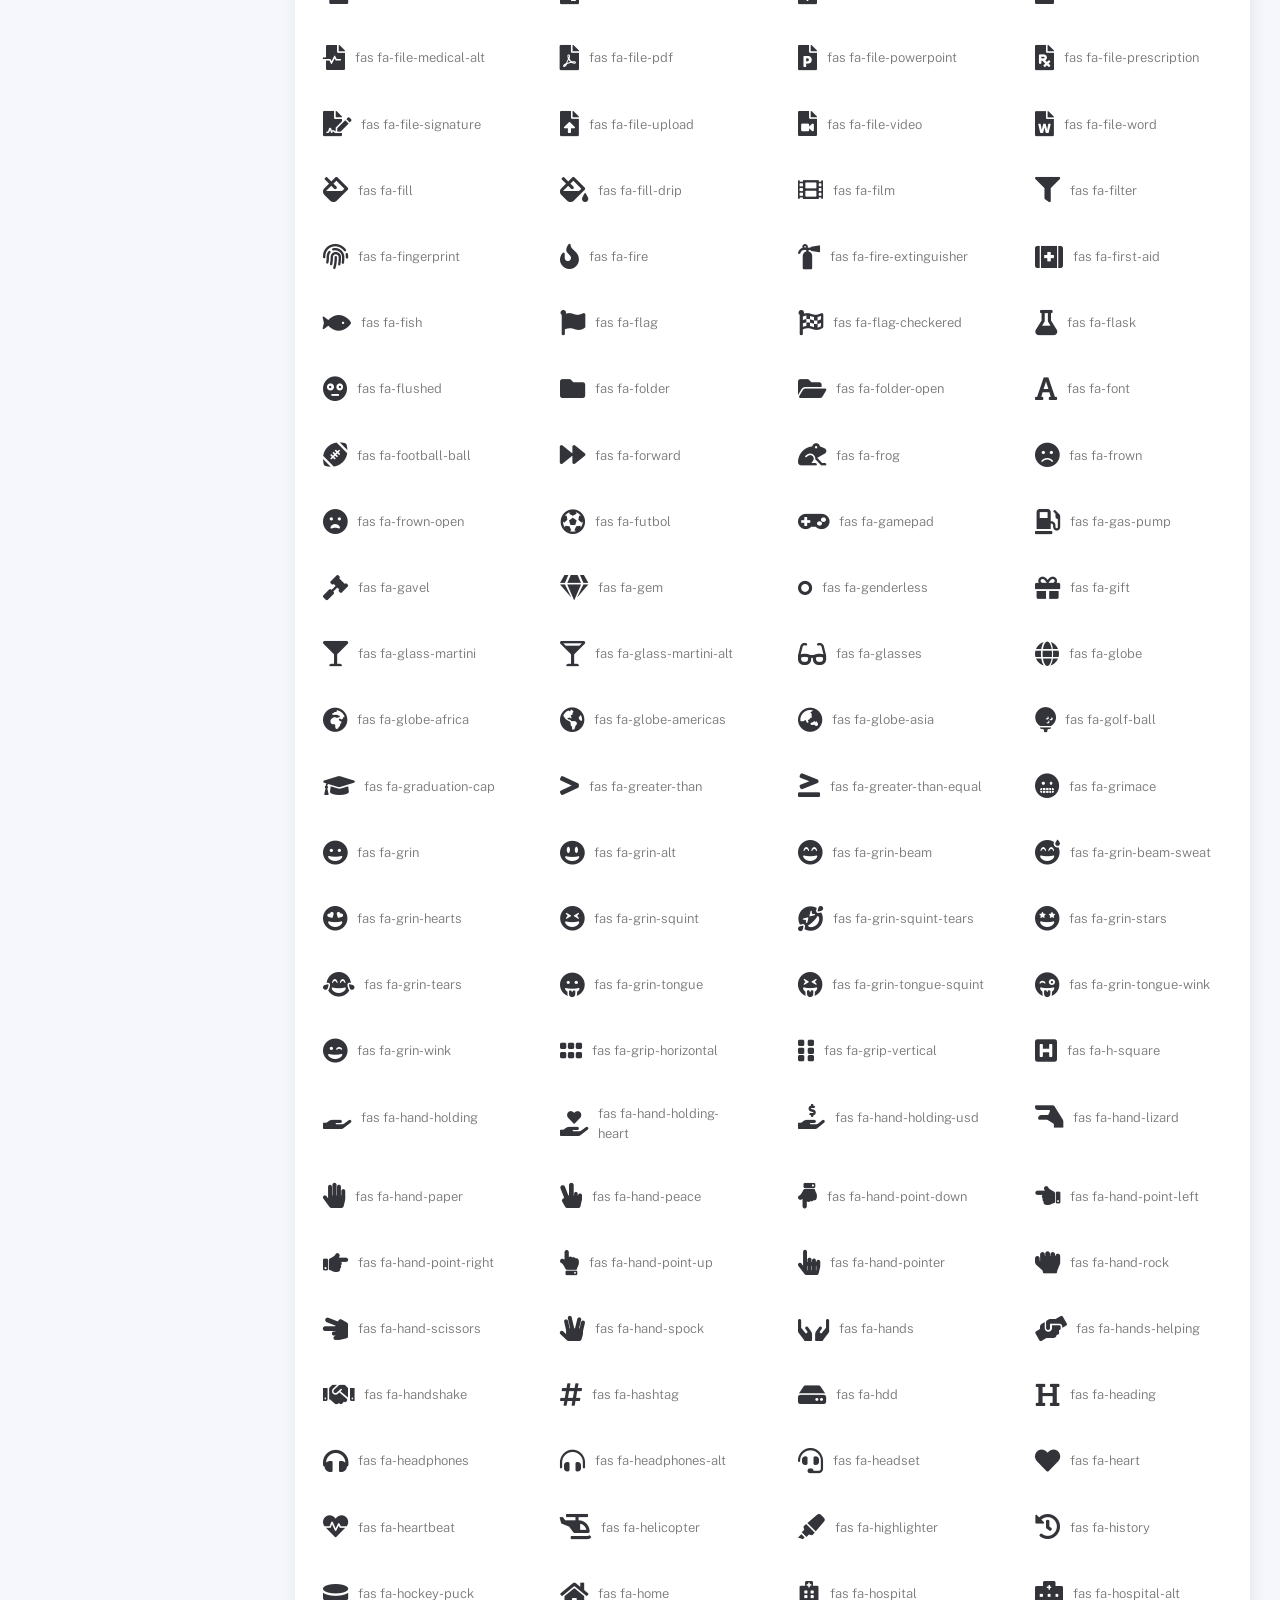
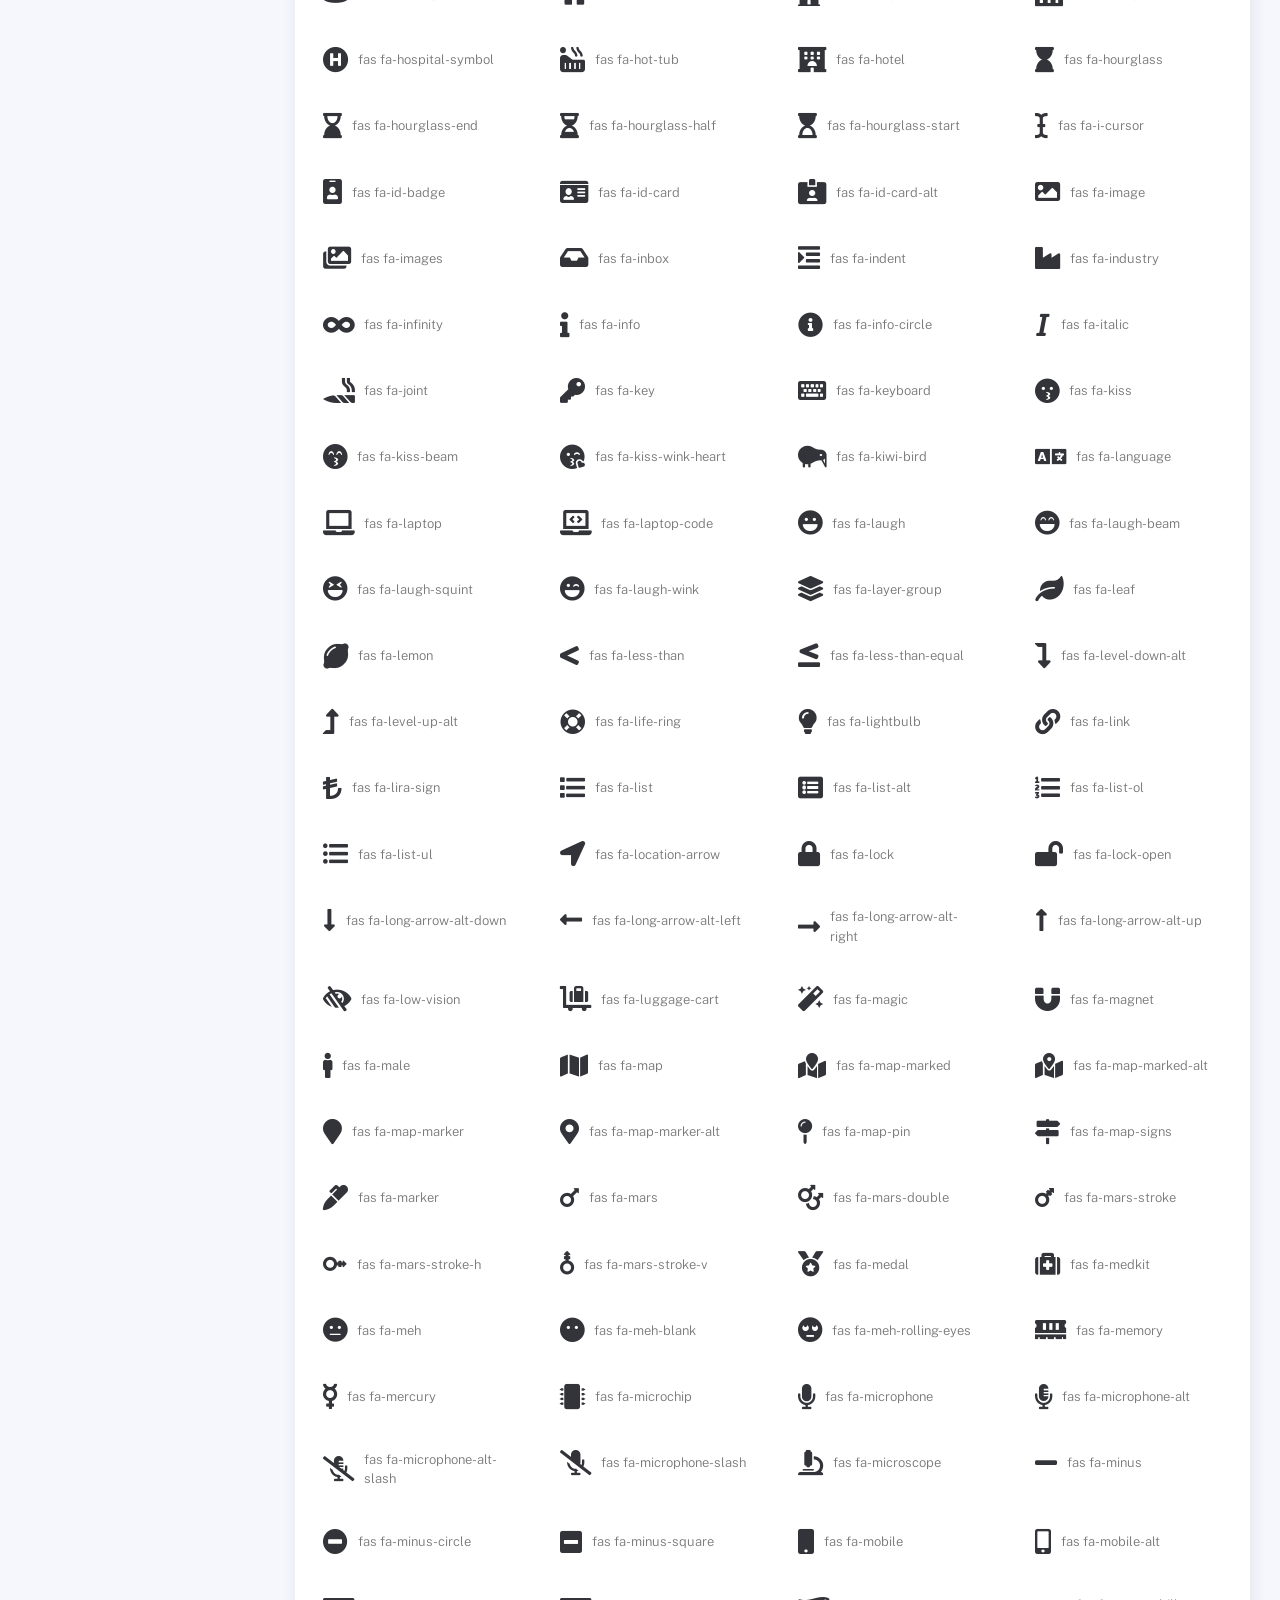
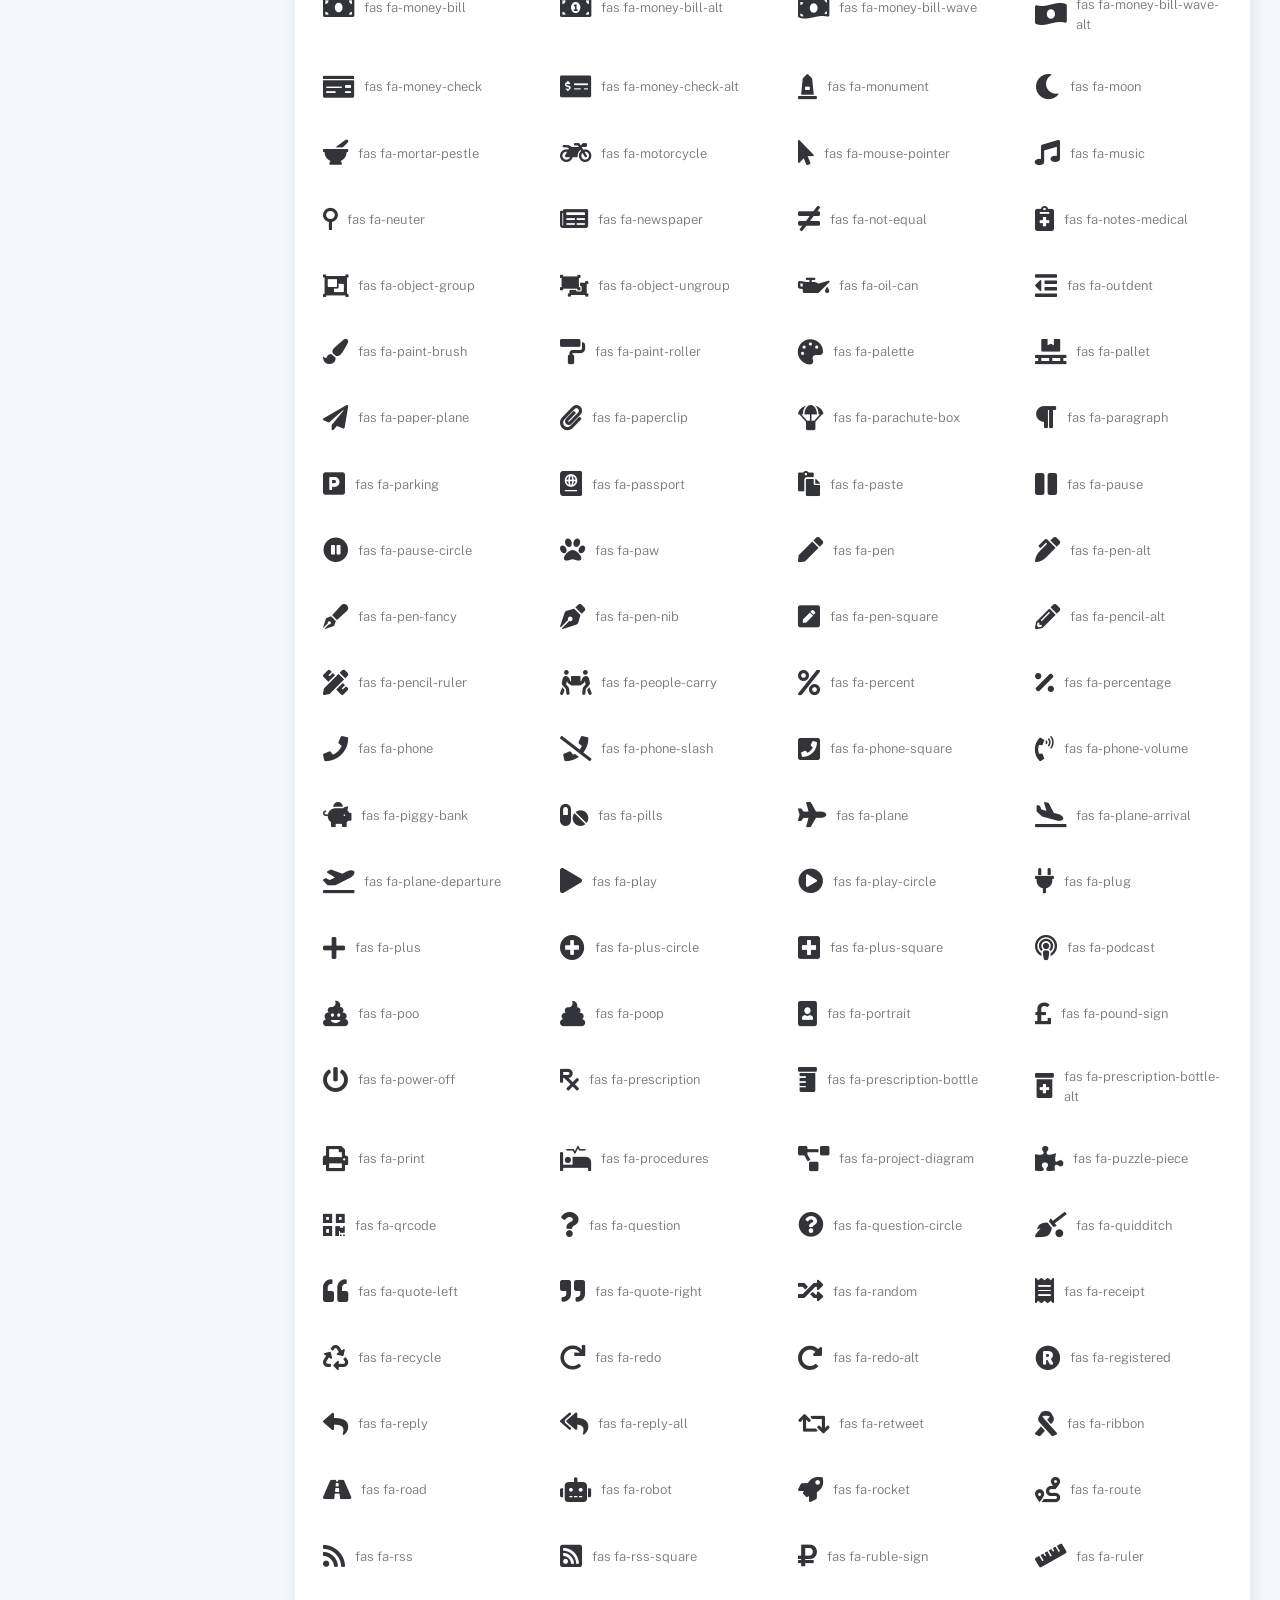
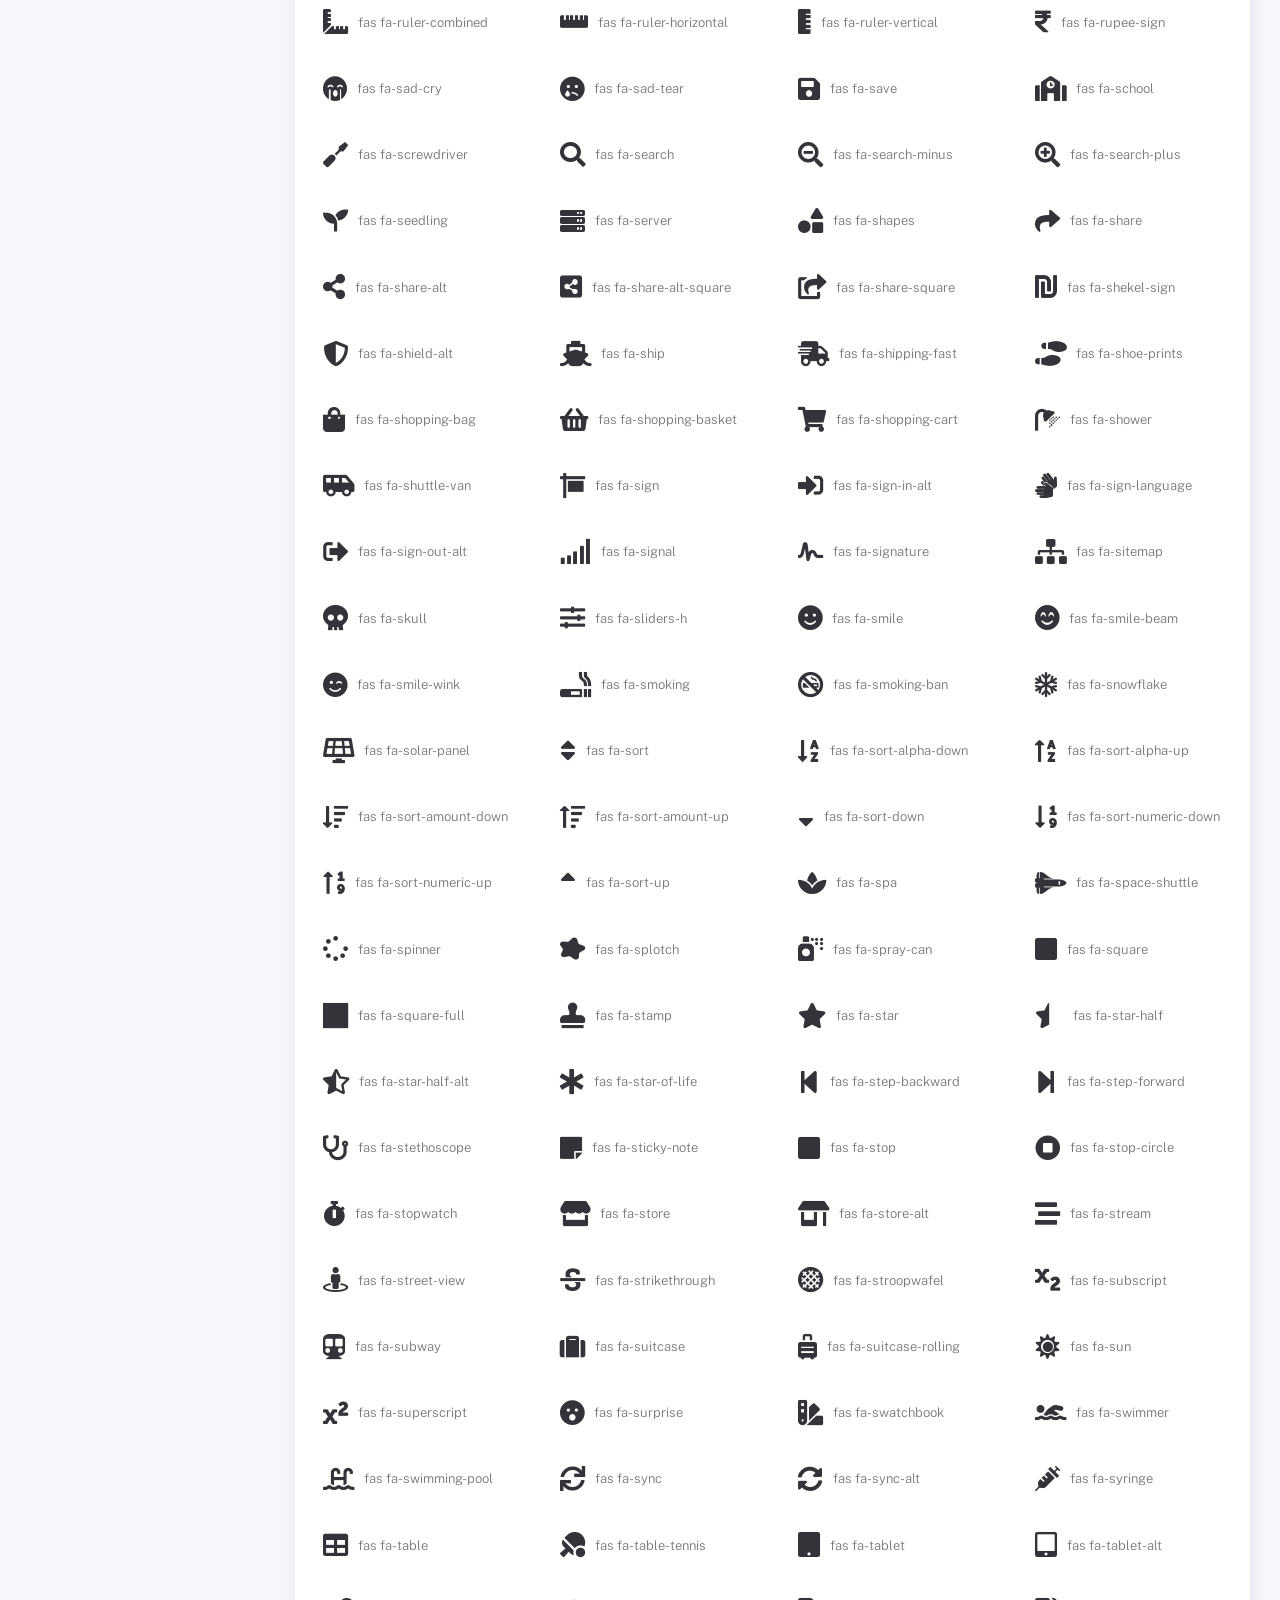
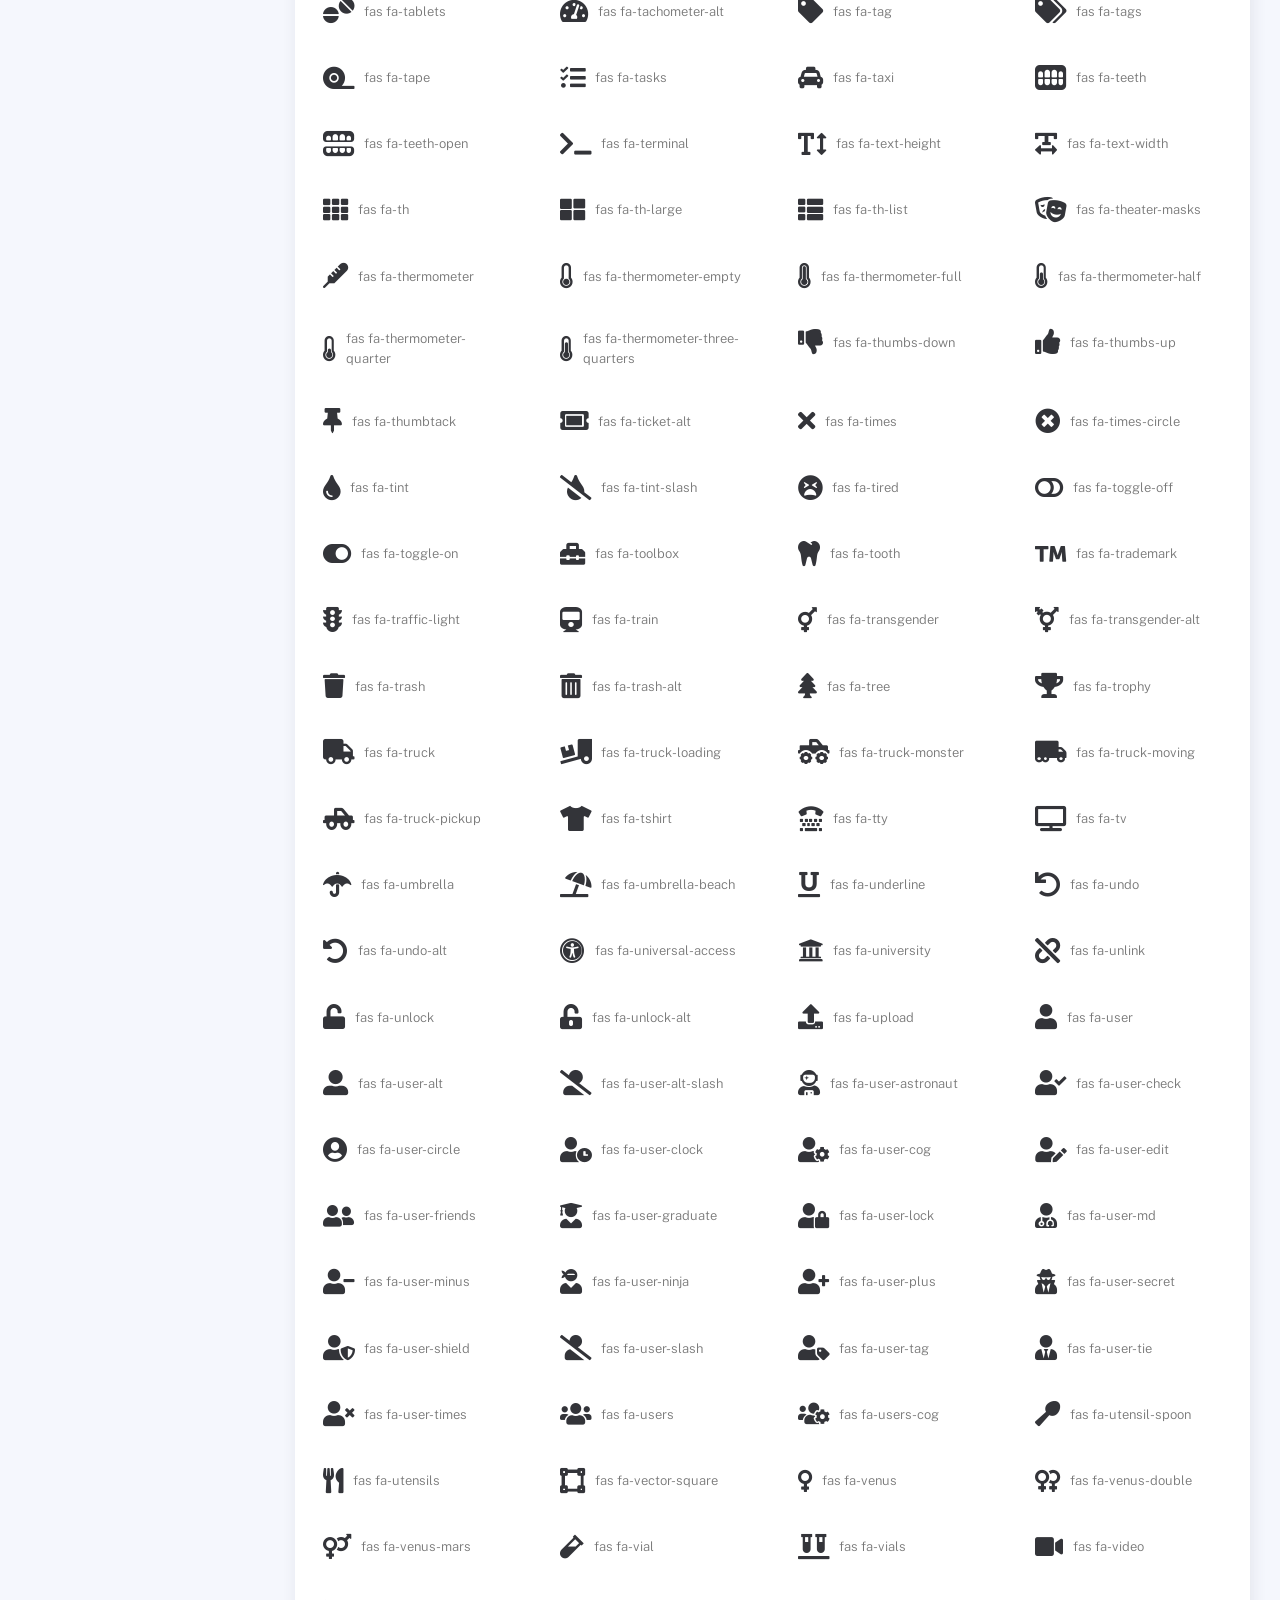
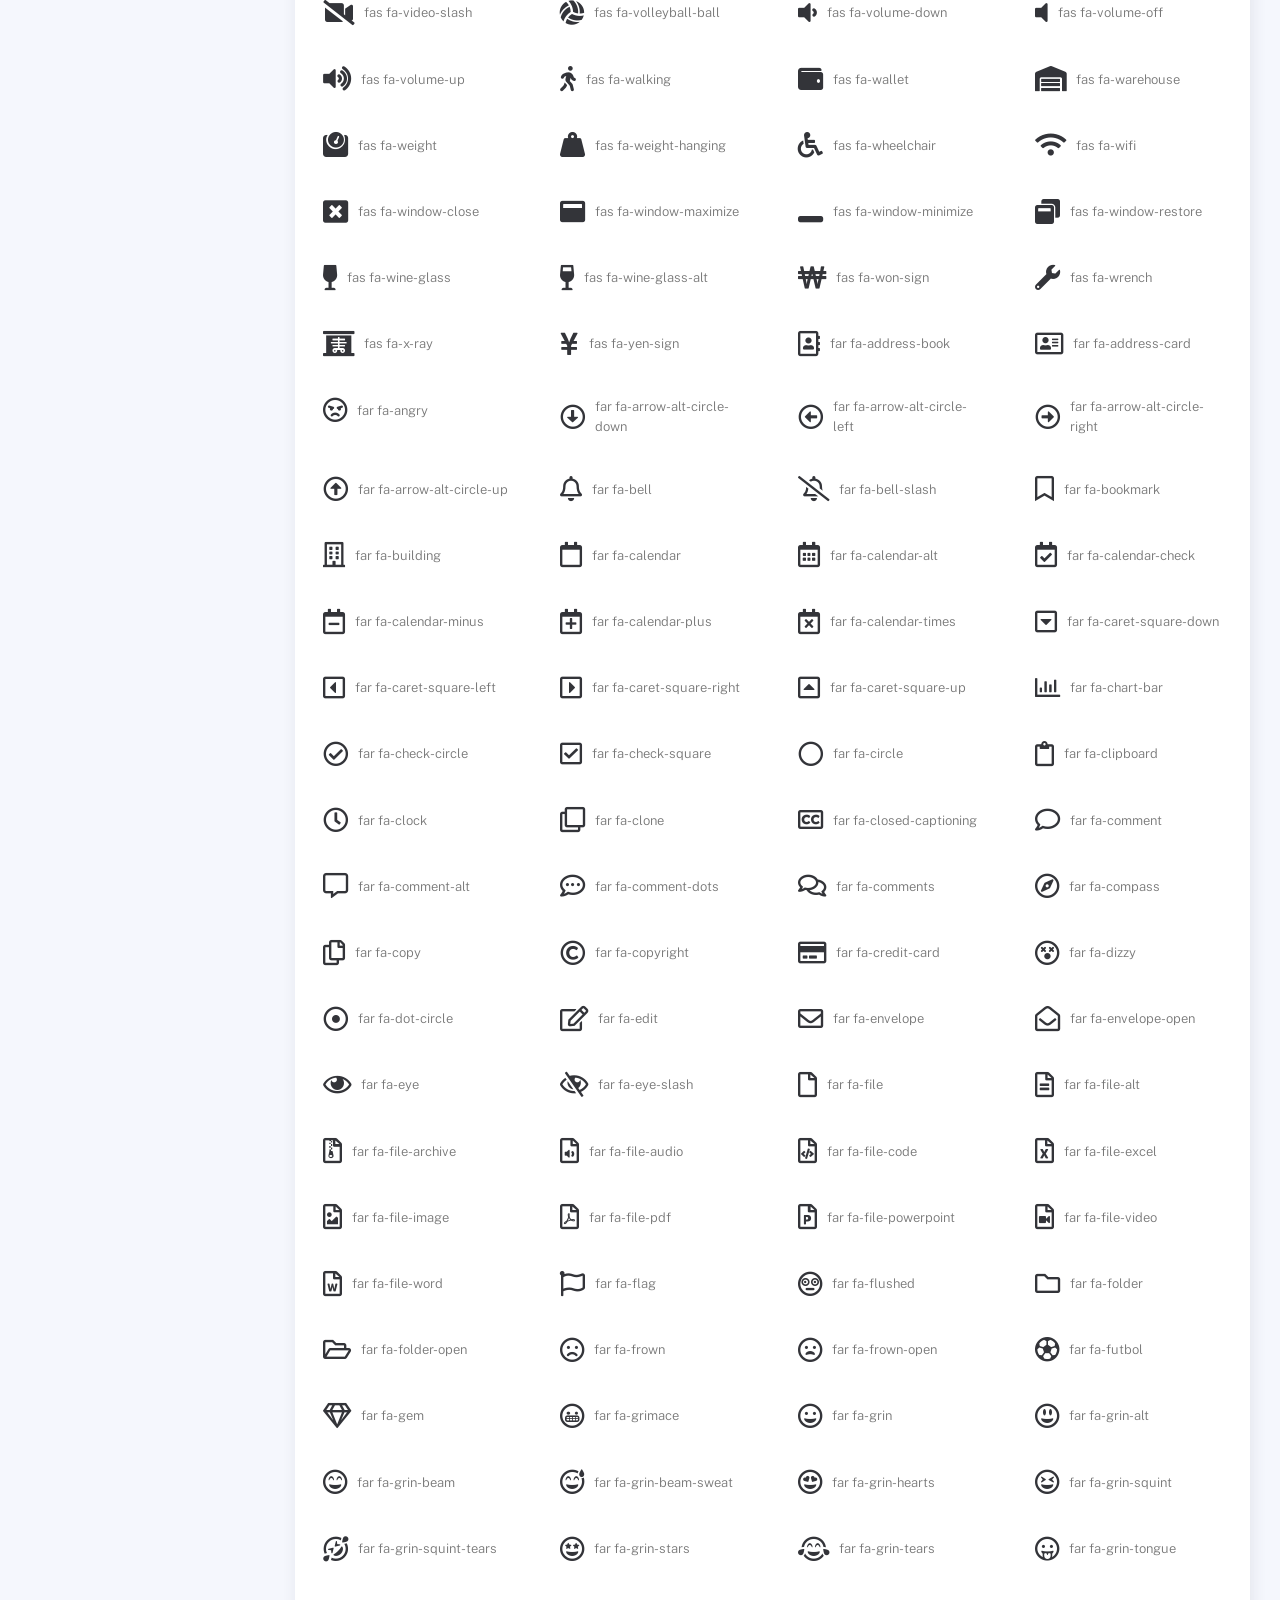
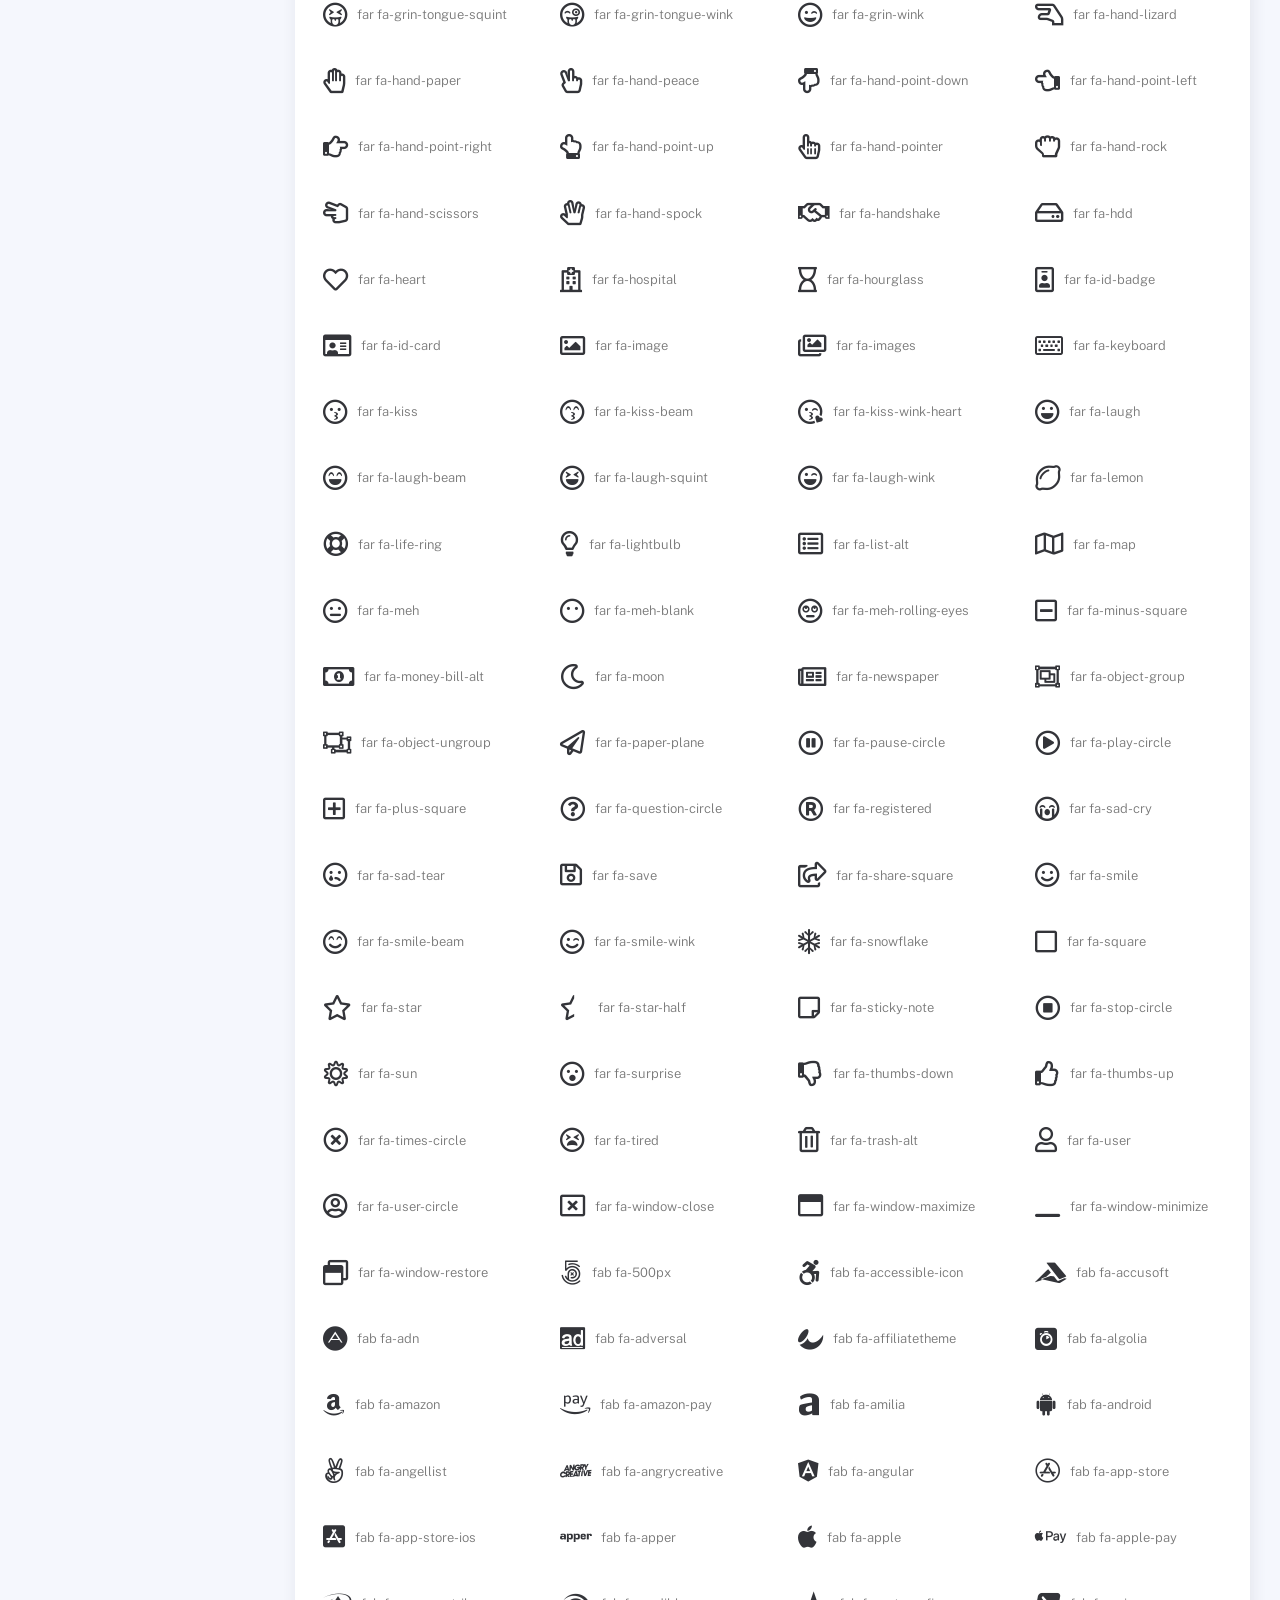
<file: public/components/font-awesome-icons.html>
<!DOCTYPE html>
<html lang="en">
  <head>
    <meta http-equiv="X-UA-Compatible" content="IE=edge" />
    <title>Font Awesome - Kaiadmin Bootstrap 5 Admin Dashboard</title>
    <meta
      content="width=device-width, initial-scale=1.0, shrink-to-fit=no"
      name="viewport"
    />
    <link
      rel="icon"
      href="../assets/img/kaiadmin/favicon.ico"
      type="image/x-icon"
    />

    <!-- Fonts and icons -->
    <script src="../assets/js/plugin/webfont/webfont.min.js"></script>
    <script>
      WebFont.load({
        google: { families: ["Public Sans:300,400,500,600,700"] },
        custom: {
          families: [
            "Font Awesome 5 Solid",
            "Font Awesome 5 Regular",
            "Font Awesome 5 Brands",
            "simple-line-icons",
          ],
          urls: ["../assets/css/fonts.min.css"],
        },
        active: function () {
          sessionStorage.fonts = true;
        },
      });
    </script>

    <!-- CSS Files -->
    <link rel="stylesheet" href="../assets/css/bootstrap.min.css" />
    <link rel="stylesheet" href="../assets/css/plugins.min.css" />
    <link rel="stylesheet" href="../assets/css/kaiadmin.min.css" />

    <!-- CSS Just for demo purpose, don't include it in your project -->
    <link rel="stylesheet" href="../assets/css/demo.css" />
  </head>
  <body>
    <div class="wrapper">
      <!-- Sidebar -->
      <div class="sidebar" data-background-color="dark">
        <div class="sidebar-logo">
          <!-- Logo Header -->
          <div class="logo-header" data-background-color="dark">
            <a href="../index.html" class="logo">
              <img
                src="../assets/img/kaiadmin/logo_light.svg"
                alt="navbar brand"
                class="navbar-brand"
                height="20"
              />
            </a>
            <div class="nav-toggle">
              <button class="btn btn-toggle toggle-sidebar">
                <i class="gg-menu-right"></i>
              </button>
              <button class="btn btn-toggle sidenav-toggler">
                <i class="gg-menu-left"></i>
              </button>
            </div>
            <button class="topbar-toggler more">
              <i class="gg-more-vertical-alt"></i>
            </button>
          </div>
          <!-- End Logo Header -->
        </div>
        <div class="sidebar-wrapper scrollbar scrollbar-inner">
          <div class="sidebar-content">
            <ul class="nav nav-secondary">
              <li class="nav-item">
                <a
                  data-bs-toggle="collapse"
                  href="#dashboard"
                  class="collapsed"
                  aria-expanded="false"
                >
                  <i class="fas fa-home"></i>
                  <p>Dashboard</p>
                  <span class="caret"></span>
                </a>
                <div class="collapse" id="dashboard">
                  <ul class="nav nav-collapse">
                    <li>
                      <a href="../../demo1/index.html">
                        <span class="sub-item">Dashboard 1</span>
                      </a>
                    </li>
                  </ul>
                </div>
              </li>
              <li class="nav-section">
                <span class="sidebar-mini-icon">
                  <i class="fa fa-ellipsis-h"></i>
                </span>
                <h4 class="text-section">Components</h4>
              </li>
              <li class="nav-item active submenu">
                <a data-bs-toggle="collapse" href="#base">
                  <i class="fas fa-layer-group"></i>
                  <p>Base</p>
                  <span class="caret"></span>
                </a>
                <div class="collapse show" id="base">
                  <ul class="nav nav-collapse">
                    <li>
                      <a href="../components/avatars.html">
                        <span class="sub-item">Avatars</span>
                      </a>
                    </li>
                    <li>
                      <a href="../components/buttons.html">
                        <span class="sub-item">Buttons</span>
                      </a>
                    </li>
                    <li>
                      <a href="../components/gridsystem.html">
                        <span class="sub-item">Grid System</span>
                      </a>
                    </li>
                    <li>
                      <a href="../components/panels.html">
                        <span class="sub-item">Panels</span>
                      </a>
                    </li>
                    <li>
                      <a href="../components/notifications.html">
                        <span class="sub-item">Notifications</span>
                      </a>
                    </li>
                    <li>
                      <a href="../components/sweetalert.html">
                        <span class="sub-item">Sweet Alert</span>
                      </a>
                    </li>
                    <li class="active">
                      <a href="../components/font-awesome-icons.html">
                        <span class="sub-item">Font Awesome Icons</span>
                      </a>
                    </li>
                    <li>
                      <a href="../components/simple-line-icons.html">
                        <span class="sub-item">Simple Line Icons</span>
                      </a>
                    </li>
                    <li>
                      <a href="../components/typography.html">
                        <span class="sub-item">Typography</span>
                      </a>
                    </li>
                  </ul>
                </div>
              </li>
              <li class="nav-item">
                <a data-bs-toggle="collapse" href="#sidebarLayouts">
                  <i class="fas fa-th-list"></i>
                  <p>Sidebar Layouts</p>
                  <span class="caret"></span>
                </a>
                <div class="collapse" id="sidebarLayouts">
                  <ul class="nav nav-collapse">
                    <li>
                      <a href="../sidebar-style-2.html">
                        <span class="sub-item">Sidebar Style 2</span>
                      </a>
                    </li>
                    <li>
                      <a href="../icon-menu.html">
                        <span class="sub-item">Icon Menu</span>
                      </a>
                    </li>
                  </ul>
                </div>
              </li>
              <li class="nav-item">
                <a data-bs-toggle="collapse" href="#forms">
                  <i class="fas fa-pen-square"></i>
                  <p>Forms</p>
                  <span class="caret"></span>
                </a>
                <div class="collapse" id="forms">
                  <ul class="nav nav-collapse">
                    <li>
                      <a href="../forms/forms.html">
                        <span class="sub-item">Basic Form</span>
                      </a>
                    </li>
                  </ul>
                </div>
              </li>
              <li class="nav-item">
                <a data-bs-toggle="collapse" href="#tables">
                  <i class="fas fa-table"></i>
                  <p>Tables</p>
                  <span class="caret"></span>
                </a>
                <div class="collapse" id="tables">
                  <ul class="nav nav-collapse">
                    <li>
                      <a href="../tables/tables.html">
                        <span class="sub-item">Basic Table</span>
                      </a>
                    </li>
                    <li>
                      <a href="../tables/datatables.html">
                        <span class="sub-item">Datatables</span>
                      </a>
                    </li>
                  </ul>
                </div>
              </li>
              <li class="nav-item">
                <a data-bs-toggle="collapse" href="#maps">
                  <i class="fas fa-map-marker-alt"></i>
                  <p>Maps</p>
                  <span class="caret"></span>
                </a>
                <div class="collapse" id="maps">
                  <ul class="nav nav-collapse">
                    <li>
                      <a href="../maps/googlemaps.html">
                        <span class="sub-item">Google Maps</span>
                      </a>
                    </li>
                    <li>
                      <a href="../maps/jsvectormap.html">
                        <span class="sub-item">Jsvectormap</span>
                      </a>
                    </li>
                  </ul>
                </div>
              </li>
              <li class="nav-item">
                <a data-bs-toggle="collapse" href="#charts">
                  <i class="far fa-chart-bar"></i>
                  <p>Charts</p>
                  <span class="caret"></span>
                </a>
                <div class="collapse" id="charts">
                  <ul class="nav nav-collapse">
                    <li>
                      <a href="../charts/charts.html">
                        <span class="sub-item">Chart Js</span>
                      </a>
                    </li>
                    <li>
                      <a href="../charts/sparkline.html">
                        <span class="sub-item">Sparkline</span>
                      </a>
                    </li>
                  </ul>
                </div>
              </li>
              <li class="nav-item">
                <a href="../widgets.html">
                  <i class="fas fa-desktop"></i>
                  <p>Widgets</p>
                  <span class="badge badge-success">4</span>
                </a>
              </li>
              <li class="nav-item">
                <a href="../../../documentation/index.html">
                  <i class="fas fa-file"></i>
                  <p>Documentation</p>
                  <span class="badge badge-secondary">1</span>
                </a>
              </li>
              <li class="nav-item">
                <a data-bs-toggle="collapse" href="#submenu">
                  <i class="fas fa-bars"></i>
                  <p>Menu Levels</p>
                  <span class="caret"></span>
                </a>
                <div class="collapse" id="submenu">
                  <ul class="nav nav-collapse">
                    <li>
                      <a data-bs-toggle="collapse" href="#subnav1">
                        <span class="sub-item">Level 1</span>
                        <span class="caret"></span>
                      </a>
                      <div class="collapse" id="subnav1">
                        <ul class="nav nav-collapse subnav">
                          <li>
                            <a href="#">
                              <span class="sub-item">Level 2</span>
                            </a>
                          </li>
                          <li>
                            <a href="#">
                              <span class="sub-item">Level 2</span>
                            </a>
                          </li>
                        </ul>
                      </div>
                    </li>
                    <li>
                      <a data-bs-toggle="collapse" href="#subnav2">
                        <span class="sub-item">Level 1</span>
                        <span class="caret"></span>
                      </a>
                      <div class="collapse" id="subnav2">
                        <ul class="nav nav-collapse subnav">
                          <li>
                            <a href="#">
                              <span class="sub-item">Level 2</span>
                            </a>
                          </li>
                        </ul>
                      </div>
                    </li>
                    <li>
                      <a href="#">
                        <span class="sub-item">Level 1</span>
                      </a>
                    </li>
                  </ul>
                </div>
              </li>
            </ul>
          </div>
        </div>
      </div>
      <!-- End Sidebar -->

      <div class="main-panel">
        <div class="main-header">
          <div class="main-header-logo">
            <!-- Logo Header -->
            <div class="logo-header" data-background-color="dark">
              <a href="../index.html" class="logo">
                <img
                  src="../assets/img/kaiadmin/logo_light.svg"
                  alt="navbar brand"
                  class="navbar-brand"
                  height="20"
                />
              </a>
              <div class="nav-toggle">
                <button class="btn btn-toggle toggle-sidebar">
                  <i class="gg-menu-right"></i>
                </button>
                <button class="btn btn-toggle sidenav-toggler">
                  <i class="gg-menu-left"></i>
                </button>
              </div>
              <button class="topbar-toggler more">
                <i class="gg-more-vertical-alt"></i>
              </button>
            </div>
            <!-- End Logo Header -->
          </div>
          <!-- Navbar Header -->
          <nav
            class="navbar navbar-header navbar-header-transparent navbar-expand-lg border-bottom"
          >
            <div class="container-fluid">
              <nav
                class="navbar navbar-header-left navbar-expand-lg navbar-form nav-search p-0 d-none d-lg-flex"
              >
                <div class="input-group">
                  <div class="input-group-prepend">
                    <button type="submit" class="btn btn-search pe-1">
                      <i class="fa fa-search search-icon"></i>
                    </button>
                  </div>
                  <input
                    type="text"
                    placeholder="Search ..."
                    class="form-control"
                  />
                </div>
              </nav>

              <ul class="navbar-nav topbar-nav ms-md-auto align-items-center">
                <li
                  class="nav-item topbar-icon dropdown hidden-caret d-flex d-lg-none"
                >
                  <a
                    class="nav-link dropdown-toggle"
                    data-bs-toggle="dropdown"
                    href="#"
                    role="button"
                    aria-expanded="false"
                    aria-haspopup="true"
                  >
                    <i class="fa fa-search"></i>
                  </a>
                  <ul class="dropdown-menu dropdown-search animated fadeIn">
                    <form class="navbar-left navbar-form nav-search">
                      <div class="input-group">
                        <input
                          type="text"
                          placeholder="Search ..."
                          class="form-control"
                        />
                      </div>
                    </form>
                  </ul>
                </li>
                <li class="nav-item topbar-icon dropdown hidden-caret">
                  <a
                    class="nav-link dropdown-toggle"
                    href="#"
                    id="messageDropdown"
                    role="button"
                    data-bs-toggle="dropdown"
                    aria-haspopup="true"
                    aria-expanded="false"
                  >
                    <i class="fa fa-envelope"></i>
                  </a>
                  <ul
                    class="dropdown-menu messages-notif-box animated fadeIn"
                    aria-labelledby="messageDropdown"
                  >
                    <li>
                      <div
                        class="dropdown-title d-flex justify-content-between align-items-center"
                      >
                        Messages
                        <a href="#" class="small">Mark all as read</a>
                      </div>
                    </li>
                    <li>
                      <div class="message-notif-scroll scrollbar-outer">
                        <div class="notif-center">
                          <a href="#">
                            <div class="notif-img">
                              <img
                                src="../assets/img/jm_denis.jpg"
                                alt="Img Profile"
                              />
                            </div>
                            <div class="notif-content">
                              <span class="subject">Jimmy Denis</span>
                              <span class="block"> How are you ? </span>
                              <span class="time">5 minutes ago</span>
                            </div>
                          </a>
                          <a href="#">
                            <div class="notif-img">
                              <img
                                src="../assets/img/chadengle.jpg"
                                alt="Img Profile"
                              />
                            </div>
                            <div class="notif-content">
                              <span class="subject">Chad</span>
                              <span class="block"> Ok, Thanks ! </span>
                              <span class="time">12 minutes ago</span>
                            </div>
                          </a>
                          <a href="#">
                            <div class="notif-img">
                              <img
                                src="../assets/img/mlane.jpg"
                                alt="Img Profile"
                              />
                            </div>
                            <div class="notif-content">
                              <span class="subject">Jhon Doe</span>
                              <span class="block">
                                Ready for the meeting today...
                              </span>
                              <span class="time">12 minutes ago</span>
                            </div>
                          </a>
                          <a href="#">
                            <div class="notif-img">
                              <img
                                src="../assets/img/talha.jpg"
                                alt="Img Profile"
                              />
                            </div>
                            <div class="notif-content">
                              <span class="subject">Talha</span>
                              <span class="block"> Hi, Apa Kabar ? </span>
                              <span class="time">17 minutes ago</span>
                            </div>
                          </a>
                        </div>
                      </div>
                    </li>
                    <li>
                      <a class="see-all" href="javascript:void(0);"
                        >See all messages<i class="fa fa-angle-right"></i>
                      </a>
                    </li>
                  </ul>
                </li>
                <li class="nav-item topbar-icon dropdown hidden-caret">
                  <a
                    class="nav-link dropdown-toggle"
                    href="#"
                    id="notifDropdown"
                    role="button"
                    data-bs-toggle="dropdown"
                    aria-haspopup="true"
                    aria-expanded="false"
                  >
                    <i class="fa fa-bell"></i>
                    <span class="notification">4</span>
                  </a>
                  <ul
                    class="dropdown-menu notif-box animated fadeIn"
                    aria-labelledby="notifDropdown"
                  >
                    <li>
                      <div class="dropdown-title">
                        You have 4 new notification
                      </div>
                    </li>
                    <li>
                      <div class="notif-scroll scrollbar-outer">
                        <div class="notif-center">
                          <a href="#">
                            <div class="notif-icon notif-primary">
                              <i class="fa fa-user-plus"></i>
                            </div>
                            <div class="notif-content">
                              <span class="block"> New user registered </span>
                              <span class="time">5 minutes ago</span>
                            </div>
                          </a>
                          <a href="#">
                            <div class="notif-icon notif-success">
                              <i class="fa fa-comment"></i>
                            </div>
                            <div class="notif-content">
                              <span class="block">
                                Rahmad commented on Admin
                              </span>
                              <span class="time">12 minutes ago</span>
                            </div>
                          </a>
                          <a href="#">
                            <div class="notif-img">
                              <img
                                src="../assets/img/profile2.jpg"
                                alt="Img Profile"
                              />
                            </div>
                            <div class="notif-content">
                              <span class="block">
                                Reza send messages to you
                              </span>
                              <span class="time">12 minutes ago</span>
                            </div>
                          </a>
                          <a href="#">
                            <div class="notif-icon notif-danger">
                              <i class="fa fa-heart"></i>
                            </div>
                            <div class="notif-content">
                              <span class="block"> Farrah liked Admin </span>
                              <span class="time">17 minutes ago</span>
                            </div>
                          </a>
                        </div>
                      </div>
                    </li>
                    <li>
                      <a class="see-all" href="javascript:void(0);"
                        >See all notifications<i class="fa fa-angle-right"></i>
                      </a>
                    </li>
                  </ul>
                </li>
                <li class="nav-item topbar-icon dropdown hidden-caret">
                  <a
                    class="nav-link"
                    data-bs-toggle="dropdown"
                    href="#"
                    aria-expanded="false"
                  >
                    <i class="fas fa-layer-group"></i>
                  </a>
                  <div class="dropdown-menu quick-actions animated fadeIn">
                    <div class="quick-actions-header">
                      <span class="title mb-1">Quick Actions</span>
                      <span class="subtitle op-7">Shortcuts</span>
                    </div>
                    <div class="quick-actions-scroll scrollbar-outer">
                      <div class="quick-actions-items">
                        <div class="row m-0">
                          <a class="col-6 col-md-4 p-0" href="#">
                            <div class="quick-actions-item">
                              <div class="avatar-item bg-danger rounded-circle">
                                <i class="far fa-calendar-alt"></i>
                              </div>
                              <span class="text">Calendar</span>
                            </div>
                          </a>
                          <a class="col-6 col-md-4 p-0" href="#">
                            <div class="quick-actions-item">
                              <div
                                class="avatar-item bg-warning rounded-circle"
                              >
                                <i class="fas fa-map"></i>
                              </div>
                              <span class="text">Maps</span>
                            </div>
                          </a>
                          <a class="col-6 col-md-4 p-0" href="#">
                            <div class="quick-actions-item">
                              <div class="avatar-item bg-info rounded-circle">
                                <i class="fas fa-file-excel"></i>
                              </div>
                              <span class="text">Reports</span>
                            </div>
                          </a>
                          <a class="col-6 col-md-4 p-0" href="#">
                            <div class="quick-actions-item">
                              <div
                                class="avatar-item bg-success rounded-circle"
                              >
                                <i class="fas fa-envelope"></i>
                              </div>
                              <span class="text">Emails</span>
                            </div>
                          </a>
                          <a class="col-6 col-md-4 p-0" href="#">
                            <div class="quick-actions-item">
                              <div
                                class="avatar-item bg-primary rounded-circle"
                              >
                                <i class="fas fa-file-invoice-dollar"></i>
                              </div>
                              <span class="text">Invoice</span>
                            </div>
                          </a>
                          <a class="col-6 col-md-4 p-0" href="#">
                            <div class="quick-actions-item">
                              <div
                                class="avatar-item bg-secondary rounded-circle"
                              >
                                <i class="fas fa-credit-card"></i>
                              </div>
                              <span class="text">Payments</span>
                            </div>
                          </a>
                        </div>
                      </div>
                    </div>
                  </div>
                </li>

                <li class="nav-item topbar-user dropdown hidden-caret">
                  <a
                    class="dropdown-toggle profile-pic"
                    data-bs-toggle="dropdown"
                    href="#"
                    aria-expanded="false"
                  >
                    <div class="avatar-sm">
                      <img
                        src="../assets/img/profile.jpg"
                        alt="..."
                        class="avatar-img rounded-circle"
                      />
                    </div>
                    <span class="profile-username">
                      <span class="op-7">Hi,</span>
                      <span class="fw-bold">Hizrian</span>
                    </span>
                  </a>
                  <ul class="dropdown-menu dropdown-user animated fadeIn">
                    <div class="dropdown-user-scroll scrollbar-outer">
                      <li>
                        <div class="user-box">
                          <div class="avatar-lg">
                            <img
                              src="../assets/img/profile.jpg"
                              alt="image profile"
                              class="avatar-img rounded"
                            />
                          </div>
                          <div class="u-text">
                            <h4>Hizrian</h4>
                            <p class="text-muted">hello@example.com</p>
                            <a
                              href="profile.html"
                              class="btn btn-xs btn-secondary btn-sm"
                              >View Profile</a
                            >
                          </div>
                        </div>
                      </li>
                      <li>
                        <div class="dropdown-divider"></div>
                        <a class="dropdown-item" href="#">My Profile</a>
                        <a class="dropdown-item" href="#">My Balance</a>
                        <a class="dropdown-item" href="#">Inbox</a>
                        <div class="dropdown-divider"></div>
                        <a class="dropdown-item" href="#">Account Setting</a>
                        <div class="dropdown-divider"></div>
                        <a class="dropdown-item" href="#">Logout</a>
                      </li>
                    </div>
                  </ul>
                </li>
              </ul>
            </div>
          </nav>
          <!-- End Navbar -->
        </div>

        <div class="container">
          <div class="page-inner">
            <div class="page-header">
              <h3 class="fw-bold mb-3">Icons</h3>
              <ul class="breadcrumbs mb-3">
                <li class="nav-home">
                  <a href="#">
                    <i class="icon-home"></i>
                  </a>
                </li>
                <li class="separator">
                  <i class="icon-arrow-right"></i>
                </li>
                <li class="nav-item">
                  <a href="#">Base</a>
                </li>
                <li class="separator">
                  <i class="icon-arrow-right"></i>
                </li>
                <li class="nav-item">
                  <a href="#">Line Awesome</a>
                </li>
              </ul>
            </div>
            <div class="row">
              <div class="col-md-12">
                <div class="card">
                  <div class="card-header">
                    <div class="card-title">Font Awesome Icons</div>
                    <div class="card-category">
                      Modern Font Icon from
                      <a class="link" href="https://fontawesome.com"
                        >Font Awesome</a
                      >
                    </div>
                  </div>
                  <div class="card-body">
                    <div id="row-demo-icon" class="row"></div>
                  </div>
                </div>
              </div>
            </div>
          </div>
        </div>

        <footer class="footer">
          <div class="container-fluid d-flex justify-content-between">
            <nav class="pull-left">
              <ul class="nav">
                <li class="nav-item">
                  <a class="nav-link" href="http://www.themekita.com">
                    ThemeKita
                  </a>
                </li>
                <li class="nav-item">
                  <a class="nav-link" href="#"> Help </a>
                </li>
                <li class="nav-item">
                  <a class="nav-link" href="#"> Licenses </a>
                </li>
              </ul>
            </nav>
            <div class="copyright">
              2024, made with <i class="fa fa-heart heart text-danger"></i> by
              <a href="http://www.themekita.com">ThemeKita</a>
            </div>
            <div>
              Distributed by
              <a target="_blank" href="https://themewagon.com/">ThemeWagon</a>.
            </div>
          </div>
        </footer>
      </div>

      <!-- Custom template | don't include it in your project! -->
      <div class="custom-template">
        <div class="title">Settings</div>
        <div class="custom-content">
          <div class="switcher">
            <div class="switch-block">
              <h4>Logo Header</h4>
              <div class="btnSwitch">
                <button
                  type="button"
                  class="selected changeLogoHeaderColor"
                  data-color="dark"
                ></button>
                <button
                  type="button"
                  class="selected changeLogoHeaderColor"
                  data-color="blue"
                ></button>
                <button
                  type="button"
                  class="changeLogoHeaderColor"
                  data-color="purple"
                ></button>
                <button
                  type="button"
                  class="changeLogoHeaderColor"
                  data-color="light-blue"
                ></button>
                <button
                  type="button"
                  class="changeLogoHeaderColor"
                  data-color="green"
                ></button>
                <button
                  type="button"
                  class="changeLogoHeaderColor"
                  data-color="orange"
                ></button>
                <button
                  type="button"
                  class="changeLogoHeaderColor"
                  data-color="red"
                ></button>
                <button
                  type="button"
                  class="changeLogoHeaderColor"
                  data-color="white"
                ></button>
                <br />
                <button
                  type="button"
                  class="changeLogoHeaderColor"
                  data-color="dark2"
                ></button>
                <button
                  type="button"
                  class="changeLogoHeaderColor"
                  data-color="blue2"
                ></button>
                <button
                  type="button"
                  class="changeLogoHeaderColor"
                  data-color="purple2"
                ></button>
                <button
                  type="button"
                  class="changeLogoHeaderColor"
                  data-color="light-blue2"
                ></button>
                <button
                  type="button"
                  class="changeLogoHeaderColor"
                  data-color="green2"
                ></button>
                <button
                  type="button"
                  class="changeLogoHeaderColor"
                  data-color="orange2"
                ></button>
                <button
                  type="button"
                  class="changeLogoHeaderColor"
                  data-color="red2"
                ></button>
              </div>
            </div>
            <div class="switch-block">
              <h4>Navbar Header</h4>
              <div class="btnSwitch">
                <button
                  type="button"
                  class="changeTopBarColor"
                  data-color="dark"
                ></button>
                <button
                  type="button"
                  class="changeTopBarColor"
                  data-color="blue"
                ></button>
                <button
                  type="button"
                  class="changeTopBarColor"
                  data-color="purple"
                ></button>
                <button
                  type="button"
                  class="changeTopBarColor"
                  data-color="light-blue"
                ></button>
                <button
                  type="button"
                  class="changeTopBarColor"
                  data-color="green"
                ></button>
                <button
                  type="button"
                  class="changeTopBarColor"
                  data-color="orange"
                ></button>
                <button
                  type="button"
                  class="changeTopBarColor"
                  data-color="red"
                ></button>
                <button
                  type="button"
                  class="changeTopBarColor"
                  data-color="white"
                ></button>
                <br />
                <button
                  type="button"
                  class="changeTopBarColor"
                  data-color="dark2"
                ></button>
                <button
                  type="button"
                  class="selected changeTopBarColor"
                  data-color="blue2"
                ></button>
                <button
                  type="button"
                  class="changeTopBarColor"
                  data-color="purple2"
                ></button>
                <button
                  type="button"
                  class="changeTopBarColor"
                  data-color="light-blue2"
                ></button>
                <button
                  type="button"
                  class="changeTopBarColor"
                  data-color="green2"
                ></button>
                <button
                  type="button"
                  class="changeTopBarColor"
                  data-color="orange2"
                ></button>
                <button
                  type="button"
                  class="changeTopBarColor"
                  data-color="red2"
                ></button>
              </div>
            </div>
            <div class="switch-block">
              <h4>Sidebar</h4>
              <div class="btnSwitch">
                <button
                  type="button"
                  class="selected changeSideBarColor"
                  data-color="white"
                ></button>
                <button
                  type="button"
                  class="changeSideBarColor"
                  data-color="dark"
                ></button>
                <button
                  type="button"
                  class="changeSideBarColor"
                  data-color="dark2"
                ></button>
              </div>
            </div>
          </div>
        </div>
        <div class="custom-toggle">
          <i class="icon-settings"></i>
        </div>
      </div>
      <!-- End Custom template -->
    </div>
    <!--   Core JS Files   -->
    <script src="../assets/js/core/jquery-3.7.1.min.js"></script>
    <script src="../assets/js/core/popper.min.js"></script>
    <script src="../assets/js/core/bootstrap.min.js"></script>

    <!-- jQuery Scrollbar -->
    <script src="../assets/js/plugin/jquery-scrollbar/jquery.scrollbar.min.js"></script>
    <!-- Moment JS -->
    <script src="../assets/js/plugin/moment/moment.min.js"></script>

    <!-- Chart JS -->
    <script src="../assets/js/plugin/chart.js/chart.min.js"></script>

    <!-- jQuery Sparkline -->
    <script src="../assets/js/plugin/jquery.sparkline/jquery.sparkline.min.js"></script>

    <!-- Chart Circle -->
    <script src="../assets/js/plugin/chart-circle/circles.min.js"></script>

    <!-- Datatables -->
    <script src="../assets/js/plugin/datatables/datatables.min.js"></script>

    <!-- Bootstrap Notify -->
    <script src="../assets/js/plugin/bootstrap-notify/bootstrap-notify.min.js"></script>

    <!-- jQuery Vector Maps -->
    <script src="../assets/js/plugin/jsvectormap/jsvectormap.min.js"></script>
    <script src="../assets/js/plugin/jsvectormap/world.js"></script>

    <!-- Sweet Alert -->
    <script src="../assets/js/plugin/sweetalert/sweetalert.min.js"></script>

    <!-- Kaiadmin JS -->
    <script src="../assets/js/kaiadmin.min.js"></script>

    <!-- Kaiadmin DEMO methods, don't include it in your project! -->
    <script src="../assets/js/setting-demo2.js"></script>

    <script>
      var iconClass = [
        "fas fa-address-book",
        "fas fa-address-card",
        "fas fa-adjust",
        "fas fa-air-freshener",
        "fas fa-align-center",
        "fas fa-align-justify",
        "fas fa-align-left",
        "fas fa-align-right",
        "fas fa-allergies",
        "fas fa-ambulance",
        "fas fa-american-sign-language-interpreting",
        "fas fa-anchor",
        "fas fa-angle-double-down",
        "fas fa-angle-double-left",
        "fas fa-angle-double-right",
        "fas fa-angle-double-up",
        "fas fa-angle-down",
        "fas fa-angle-left",
        "fas fa-angle-right",
        "fas fa-angle-up",
        "fas fa-angry",
        "fas fa-apple-alt",
        "fas fa-archive",
        "fas fa-archway",
        "fas fa-arrow-alt-circle-down",
        "fas fa-arrow-alt-circle-left",
        "fas fa-arrow-alt-circle-right",
        "fas fa-arrow-alt-circle-up",
        "fas fa-arrow-circle-down",
        "fas fa-arrow-circle-left",
        "fas fa-arrow-circle-right",
        "fas fa-arrow-circle-up",
        "fas fa-arrow-down",
        "fas fa-arrow-left",
        "fas fa-arrow-right",
        "fas fa-arrow-up",
        "fas fa-arrows-alt",
        "fas fa-arrows-alt-h",
        "fas fa-arrows-alt-v",
        "fas fa-assistive-listening-systems",
        "fas fa-asterisk",
        "fas fa-at",
        "fas fa-atlas",
        "fas fa-atom",
        "fas fa-audio-description",
        "fas fa-award",
        "fas fa-backspace",
        "fas fa-backward",
        "fas fa-balance-scale",
        "fas fa-ban",
        "fas fa-band-aid",
        "fas fa-barcode",
        "fas fa-bars",
        "fas fa-baseball-ball",
        "fas fa-basketball-ball",
        "fas fa-bath",
        "fas fa-battery-empty",
        "fas fa-battery-full",
        "fas fa-battery-half",
        "fas fa-battery-quarter",
        "fas fa-battery-three-quarters",
        "fas fa-bed",
        "fas fa-beer",
        "fas fa-bell",
        "fas fa-bell-slash",
        "fas fa-bezier-curve",
        "fas fa-bicycle",
        "fas fa-binoculars",
        "fas fa-birthday-cake",
        "fas fa-blender",
        "fas fa-blind",
        "fas fa-bold",
        "fas fa-bolt",
        "fas fa-bomb",
        "fas fa-bone",
        "fas fa-bong",
        "fas fa-book",
        "fas fa-book-open",
        "fas fa-book-reader",
        "fas fa-bookmark",
        "fas fa-bowling-ball",
        "fas fa-box",
        "fas fa-box-open",
        "fas fa-boxes",
        "fas fa-braille",
        "fas fa-brain",
        "fas fa-briefcase",
        "fas fa-briefcase-medical",
        "fas fa-broadcast-tower",
        "fas fa-broom",
        "fas fa-brush",
        "fas fa-bug",
        "fas fa-building",
        "fas fa-bullhorn",
        "fas fa-bullseye",
        "fas fa-burn",
        "fas fa-bus",
        "fas fa-bus-alt",
        "fas fa-calculator",
        "fas fa-calendar",
        "fas fa-calendar-alt",
        "fas fa-calendar-check",
        "fas fa-calendar-minus",
        "fas fa-calendar-plus",
        "fas fa-calendar-times",
        "fas fa-camera",
        "fas fa-camera-retro",
        "fas fa-cannabis",
        "fas fa-capsules",
        "fas fa-car",
        "fas fa-car-alt",
        "fas fa-car-battery",
        "fas fa-car-crash",
        "fas fa-car-side",
        "fas fa-caret-down",
        "fas fa-caret-left",
        "fas fa-caret-right",
        "fas fa-caret-square-down",
        "fas fa-caret-square-left",
        "fas fa-caret-square-right",
        "fas fa-caret-square-up",
        "fas fa-caret-up",
        "fas fa-cart-arrow-down",
        "fas fa-cart-plus",
        "fas fa-certificate",
        "fas fa-chalkboard",
        "fas fa-chalkboard-teacher",
        "fas fa-charging-station",
        "fas fa-chart-area",
        "fas fa-chart-bar",
        "fas fa-chart-line",
        "fas fa-chart-pie",
        "fas fa-check",
        "fas fa-check-circle",
        "fas fa-check-double",
        "fas fa-check-square",
        "fas fa-chess",
        "fas fa-chess-bishop",
        "fas fa-chess-board",
        "fas fa-chess-king",
        "fas fa-chess-knight",
        "fas fa-chess-pawn",
        "fas fa-chess-queen",
        "fas fa-chess-rook",
        "fas fa-chevron-circle-down",
        "fas fa-chevron-circle-left",
        "fas fa-chevron-circle-right",
        "fas fa-chevron-circle-up",
        "fas fa-chevron-down",
        "fas fa-chevron-left",
        "fas fa-chevron-right",
        "fas fa-chevron-up",
        "fas fa-child",
        "fas fa-church",
        "fas fa-circle",
        "fas fa-circle-notch",
        "fas fa-clipboard",
        "fas fa-clipboard-check",
        "fas fa-clipboard-list",
        "fas fa-clock",
        "fas fa-clone",
        "fas fa-closed-captioning",
        "fas fa-cloud",
        "fas fa-cloud-download-alt",
        "fas fa-cloud-upload-alt",
        "fas fa-cocktail",
        "fas fa-code",
        "fas fa-code-branch",
        "fas fa-coffee",
        "fas fa-cog",
        "fas fa-cogs",
        "fas fa-coins",
        "fas fa-columns",
        "fas fa-comment",
        "fas fa-comment-alt",
        "fas fa-comment-dots",
        "fas fa-comment-slash",
        "fas fa-comments",
        "fas fa-compact-disc",
        "fas fa-compass",
        "fas fa-compress",
        "fas fa-concierge-bell",
        "fas fa-cookie",
        "fas fa-cookie-bite",
        "fas fa-copy",
        "fas fa-copyright",
        "fas fa-couch",
        "fas fa-credit-card",
        "fas fa-crop",
        "fas fa-crop-alt",
        "fas fa-crosshairs",
        "fas fa-crow",
        "fas fa-crown",
        "fas fa-cube",
        "fas fa-cubes",
        "fas fa-cut",
        "fas fa-database",
        "fas fa-deaf",
        "fas fa-desktop",
        "fas fa-diagnoses",
        "fas fa-dice",
        "fas fa-dice-five",
        "fas fa-dice-four",
        "fas fa-dice-one",
        "fas fa-dice-six",
        "fas fa-dice-three",
        "fas fa-dice-two",
        "fas fa-digital-tachograph",
        "fas fa-directions",
        "fas fa-divide",
        "fas fa-dizzy",
        "fas fa-dna",
        "fas fa-dollar-sign",
        "fas fa-dolly",
        "fas fa-dolly-flatbed",
        "fas fa-donate",
        "fas fa-door-closed",
        "fas fa-door-open",
        "fas fa-dot-circle",
        "fas fa-dove",
        "fas fa-download",
        "fas fa-drafting-compass",
        "fas fa-draw-polygon",
        "fas fa-drum",
        "fas fa-drum-steelpan",
        "fas fa-dumbbell",
        "fas fa-edit",
        "fas fa-eject",
        "fas fa-ellipsis-h",
        "fas fa-ellipsis-v",
        "fas fa-envelope",
        "fas fa-envelope-open",
        "fas fa-envelope-square",
        "fas fa-equals",
        "fas fa-eraser",
        "fas fa-euro-sign",
        "fas fa-exchange-alt",
        "fas fa-exclamation",
        "fas fa-exclamation-circle",
        "fas fa-exclamation-triangle",
        "fas fa-expand",
        "fas fa-expand-arrows-alt",
        "fas fa-external-link-alt",
        "fas fa-external-link-square-alt",
        "fas fa-eye",
        "fas fa-eye-dropper",
        "fas fa-eye-slash",
        "fas fa-fast-backward",
        "fas fa-fast-forward",
        "fas fa-fax",
        "fas fa-feather",
        "fas fa-feather-alt",
        "fas fa-female",
        "fas fa-fighter-jet",
        "fas fa-file",
        "fas fa-file-alt",
        "fas fa-file-archive",
        "fas fa-file-audio",
        "fas fa-file-code",
        "fas fa-file-contract",
        "fas fa-file-download",
        "fas fa-file-excel",
        "fas fa-file-export",
        "fas fa-file-image",
        "fas fa-file-import",
        "fas fa-file-invoice",
        "fas fa-file-invoice-dollar",
        "fas fa-file-medical",
        "fas fa-file-medical-alt",
        "fas fa-file-pdf",
        "fas fa-file-powerpoint",
        "fas fa-file-prescription",
        "fas fa-file-signature",
        "fas fa-file-upload",
        "fas fa-file-video",
        "fas fa-file-word",
        "fas fa-fill",
        "fas fa-fill-drip",
        "fas fa-film",
        "fas fa-filter",
        "fas fa-fingerprint",
        "fas fa-fire",
        "fas fa-fire-extinguisher",
        "fas fa-first-aid",
        "fas fa-fish",
        "fas fa-flag",
        "fas fa-flag-checkered",
        "fas fa-flask",
        "fas fa-flushed",
        "fas fa-folder",
        "fas fa-folder-open",
        "fas fa-font",
        "fas fa-football-ball",
        "fas fa-forward",
        "fas fa-frog",
        "fas fa-frown",
        "fas fa-frown-open",
        "fas fa-futbol",
        "fas fa-gamepad",
        "fas fa-gas-pump",
        "fas fa-gavel",
        "fas fa-gem",
        "fas fa-genderless",
        "fas fa-gift",
        "fas fa-glass-martini",
        "fas fa-glass-martini-alt",
        "fas fa-glasses",
        "fas fa-globe",
        "fas fa-globe-africa",
        "fas fa-globe-americas",
        "fas fa-globe-asia",
        "fas fa-golf-ball",
        "fas fa-graduation-cap",
        "fas fa-greater-than",
        "fas fa-greater-than-equal",
        "fas fa-grimace",
        "fas fa-grin",
        "fas fa-grin-alt",
        "fas fa-grin-beam",
        "fas fa-grin-beam-sweat",
        "fas fa-grin-hearts",
        "fas fa-grin-squint",
        "fas fa-grin-squint-tears",
        "fas fa-grin-stars",
        "fas fa-grin-tears",
        "fas fa-grin-tongue",
        "fas fa-grin-tongue-squint",
        "fas fa-grin-tongue-wink",
        "fas fa-grin-wink",
        "fas fa-grip-horizontal",
        "fas fa-grip-vertical",
        "fas fa-h-square",
        "fas fa-hand-holding",
        "fas fa-hand-holding-heart",
        "fas fa-hand-holding-usd",
        "fas fa-hand-lizard",
        "fas fa-hand-paper",
        "fas fa-hand-peace",
        "fas fa-hand-point-down",
        "fas fa-hand-point-left",
        "fas fa-hand-point-right",
        "fas fa-hand-point-up",
        "fas fa-hand-pointer",
        "fas fa-hand-rock",
        "fas fa-hand-scissors",
        "fas fa-hand-spock",
        "fas fa-hands",
        "fas fa-hands-helping",
        "fas fa-handshake",
        "fas fa-hashtag",
        "fas fa-hdd",
        "fas fa-heading",
        "fas fa-headphones",
        "fas fa-headphones-alt",
        "fas fa-headset",
        "fas fa-heart",
        "fas fa-heartbeat",
        "fas fa-helicopter",
        "fas fa-highlighter",
        "fas fa-history",
        "fas fa-hockey-puck",
        "fas fa-home",
        "fas fa-hospital",
        "fas fa-hospital-alt",
        "fas fa-hospital-symbol",
        "fas fa-hot-tub",
        "fas fa-hotel",
        "fas fa-hourglass",
        "fas fa-hourglass-end",
        "fas fa-hourglass-half",
        "fas fa-hourglass-start",
        "fas fa-i-cursor",
        "fas fa-id-badge",
        "fas fa-id-card",
        "fas fa-id-card-alt",
        "fas fa-image",
        "fas fa-images",
        "fas fa-inbox",
        "fas fa-indent",
        "fas fa-industry",
        "fas fa-infinity",
        "fas fa-info",
        "fas fa-info-circle",
        "fas fa-italic",
        "fas fa-joint",
        "fas fa-key",
        "fas fa-keyboard",
        "fas fa-kiss",
        "fas fa-kiss-beam",
        "fas fa-kiss-wink-heart",
        "fas fa-kiwi-bird",
        "fas fa-language",
        "fas fa-laptop",
        "fas fa-laptop-code",
        "fas fa-laugh",
        "fas fa-laugh-beam",
        "fas fa-laugh-squint",
        "fas fa-laugh-wink",
        "fas fa-layer-group",
        "fas fa-leaf",
        "fas fa-lemon",
        "fas fa-less-than",
        "fas fa-less-than-equal",
        "fas fa-level-down-alt",
        "fas fa-level-up-alt",
        "fas fa-life-ring",
        "fas fa-lightbulb",
        "fas fa-link",
        "fas fa-lira-sign",
        "fas fa-list",
        "fas fa-list-alt",
        "fas fa-list-ol",
        "fas fa-list-ul",
        "fas fa-location-arrow",
        "fas fa-lock",
        "fas fa-lock-open",
        "fas fa-long-arrow-alt-down",
        "fas fa-long-arrow-alt-left",
        "fas fa-long-arrow-alt-right",
        "fas fa-long-arrow-alt-up",
        "fas fa-low-vision",
        "fas fa-luggage-cart",
        "fas fa-magic",
        "fas fa-magnet",
        "fas fa-male",
        "fas fa-map",
        "fas fa-map-marked",
        "fas fa-map-marked-alt",
        "fas fa-map-marker",
        "fas fa-map-marker-alt",
        "fas fa-map-pin",
        "fas fa-map-signs",
        "fas fa-marker",
        "fas fa-mars",
        "fas fa-mars-double",
        "fas fa-mars-stroke",
        "fas fa-mars-stroke-h",
        "fas fa-mars-stroke-v",
        "fas fa-medal",
        "fas fa-medkit",
        "fas fa-meh",
        "fas fa-meh-blank",
        "fas fa-meh-rolling-eyes",
        "fas fa-memory",
        "fas fa-mercury",
        "fas fa-microchip",
        "fas fa-microphone",
        "fas fa-microphone-alt",
        "fas fa-microphone-alt-slash",
        "fas fa-microphone-slash",
        "fas fa-microscope",
        "fas fa-minus",
        "fas fa-minus-circle",
        "fas fa-minus-square",
        "fas fa-mobile",
        "fas fa-mobile-alt",
        "fas fa-money-bill",
        "fas fa-money-bill-alt",
        "fas fa-money-bill-wave",
        "fas fa-money-bill-wave-alt",
        "fas fa-money-check",
        "fas fa-money-check-alt",
        "fas fa-monument",
        "fas fa-moon",
        "fas fa-mortar-pestle",
        "fas fa-motorcycle",
        "fas fa-mouse-pointer",
        "fas fa-music",
        "fas fa-neuter",
        "fas fa-newspaper",
        "fas fa-not-equal",
        "fas fa-notes-medical",
        "fas fa-object-group",
        "fas fa-object-ungroup",
        "fas fa-oil-can",
        "fas fa-outdent",
        "fas fa-paint-brush",
        "fas fa-paint-roller",
        "fas fa-palette",
        "fas fa-pallet",
        "fas fa-paper-plane",
        "fas fa-paperclip",
        "fas fa-parachute-box",
        "fas fa-paragraph",
        "fas fa-parking",
        "fas fa-passport",
        "fas fa-paste",
        "fas fa-pause",
        "fas fa-pause-circle",
        "fas fa-paw",
        "fas fa-pen",
        "fas fa-pen-alt",
        "fas fa-pen-fancy",
        "fas fa-pen-nib",
        "fas fa-pen-square",
        "fas fa-pencil-alt",
        "fas fa-pencil-ruler",
        "fas fa-people-carry",
        "fas fa-percent",
        "fas fa-percentage",
        "fas fa-phone",
        "fas fa-phone-slash",
        "fas fa-phone-square",
        "fas fa-phone-volume",
        "fas fa-piggy-bank",
        "fas fa-pills",
        "fas fa-plane",
        "fas fa-plane-arrival",
        "fas fa-plane-departure",
        "fas fa-play",
        "fas fa-play-circle",
        "fas fa-plug",
        "fas fa-plus",
        "fas fa-plus-circle",
        "fas fa-plus-square",
        "fas fa-podcast",
        "fas fa-poo",
        "fas fa-poop",
        "fas fa-portrait",
        "fas fa-pound-sign",
        "fas fa-power-off",
        "fas fa-prescription",
        "fas fa-prescription-bottle",
        "fas fa-prescription-bottle-alt",
        "fas fa-print",
        "fas fa-procedures",
        "fas fa-project-diagram",
        "fas fa-puzzle-piece",
        "fas fa-qrcode",
        "fas fa-question",
        "fas fa-question-circle",
        "fas fa-quidditch",
        "fas fa-quote-left",
        "fas fa-quote-right",
        "fas fa-random",
        "fas fa-receipt",
        "fas fa-recycle",
        "fas fa-redo",
        "fas fa-redo-alt",
        "fas fa-registered",
        "fas fa-reply",
        "fas fa-reply-all",
        "fas fa-retweet",
        "fas fa-ribbon",
        "fas fa-road",
        "fas fa-robot",
        "fas fa-rocket",
        "fas fa-route",
        "fas fa-rss",
        "fas fa-rss-square",
        "fas fa-ruble-sign",
        "fas fa-ruler",
        "fas fa-ruler-combined",
        "fas fa-ruler-horizontal",
        "fas fa-ruler-vertical",
        "fas fa-rupee-sign",
        "fas fa-sad-cry",
        "fas fa-sad-tear",
        "fas fa-save",
        "fas fa-school",
        "fas fa-screwdriver",
        "fas fa-search",
        "fas fa-search-minus",
        "fas fa-search-plus",
        "fas fa-seedling",
        "fas fa-server",
        "fas fa-shapes",
        "fas fa-share",
        "fas fa-share-alt",
        "fas fa-share-alt-square",
        "fas fa-share-square",
        "fas fa-shekel-sign",
        "fas fa-shield-alt",
        "fas fa-ship",
        "fas fa-shipping-fast",
        "fas fa-shoe-prints",
        "fas fa-shopping-bag",
        "fas fa-shopping-basket",
        "fas fa-shopping-cart",
        "fas fa-shower",
        "fas fa-shuttle-van",
        "fas fa-sign",
        "fas fa-sign-in-alt",
        "fas fa-sign-language",
        "fas fa-sign-out-alt",
        "fas fa-signal",
        "fas fa-signature",
        "fas fa-sitemap",
        "fas fa-skull",
        "fas fa-sliders-h",
        "fas fa-smile",
        "fas fa-smile-beam",
        "fas fa-smile-wink",
        "fas fa-smoking",
        "fas fa-smoking-ban",
        "fas fa-snowflake",
        "fas fa-solar-panel",
        "fas fa-sort",
        "fas fa-sort-alpha-down",
        "fas fa-sort-alpha-up",
        "fas fa-sort-amount-down",
        "fas fa-sort-amount-up",
        "fas fa-sort-down",
        "fas fa-sort-numeric-down",
        "fas fa-sort-numeric-up",
        "fas fa-sort-up",
        "fas fa-spa",
        "fas fa-space-shuttle",
        "fas fa-spinner",
        "fas fa-splotch",
        "fas fa-spray-can",
        "fas fa-square",
        "fas fa-square-full",
        "fas fa-stamp",
        "fas fa-star",
        "fas fa-star-half",
        "fas fa-star-half-alt",
        "fas fa-star-of-life",
        "fas fa-step-backward",
        "fas fa-step-forward",
        "fas fa-stethoscope",
        "fas fa-sticky-note",
        "fas fa-stop",
        "fas fa-stop-circle",
        "fas fa-stopwatch",
        "fas fa-store",
        "fas fa-store-alt",
        "fas fa-stream",
        "fas fa-street-view",
        "fas fa-strikethrough",
        "fas fa-stroopwafel",
        "fas fa-subscript",
        "fas fa-subway",
        "fas fa-suitcase",
        "fas fa-suitcase-rolling",
        "fas fa-sun",
        "fas fa-superscript",
        "fas fa-surprise",
        "fas fa-swatchbook",
        "fas fa-swimmer",
        "fas fa-swimming-pool",
        "fas fa-sync",
        "fas fa-sync-alt",
        "fas fa-syringe",
        "fas fa-table",
        "fas fa-table-tennis",
        "fas fa-tablet",
        "fas fa-tablet-alt",
        "fas fa-tablets",
        "fas fa-tachometer-alt",
        "fas fa-tag",
        "fas fa-tags",
        "fas fa-tape",
        "fas fa-tasks",
        "fas fa-taxi",
        "fas fa-teeth",
        "fas fa-teeth-open",
        "fas fa-terminal",
        "fas fa-text-height",
        "fas fa-text-width",
        "fas fa-th",
        "fas fa-th-large",
        "fas fa-th-list",
        "fas fa-theater-masks",
        "fas fa-thermometer",
        "fas fa-thermometer-empty",
        "fas fa-thermometer-full",
        "fas fa-thermometer-half",
        "fas fa-thermometer-quarter",
        "fas fa-thermometer-three-quarters",
        "fas fa-thumbs-down",
        "fas fa-thumbs-up",
        "fas fa-thumbtack",
        "fas fa-ticket-alt",
        "fas fa-times",
        "fas fa-times-circle",
        "fas fa-tint",
        "fas fa-tint-slash",
        "fas fa-tired",
        "fas fa-toggle-off",
        "fas fa-toggle-on",
        "fas fa-toolbox",
        "fas fa-tooth",
        "fas fa-trademark",
        "fas fa-traffic-light",
        "fas fa-train",
        "fas fa-transgender",
        "fas fa-transgender-alt",
        "fas fa-trash",
        "fas fa-trash-alt",
        "fas fa-tree",
        "fas fa-trophy",
        "fas fa-truck",
        "fas fa-truck-loading",
        "fas fa-truck-monster",
        "fas fa-truck-moving",
        "fas fa-truck-pickup",
        "fas fa-tshirt",
        "fas fa-tty",
        "fas fa-tv",
        "fas fa-umbrella",
        "fas fa-umbrella-beach",
        "fas fa-underline",
        "fas fa-undo",
        "fas fa-undo-alt",
        "fas fa-universal-access",
        "fas fa-university",
        "fas fa-unlink",
        "fas fa-unlock",
        "fas fa-unlock-alt",
        "fas fa-upload",
        "fas fa-user",
        "fas fa-user-alt",
        "fas fa-user-alt-slash",
        "fas fa-user-astronaut",
        "fas fa-user-check",
        "fas fa-user-circle",
        "fas fa-user-clock",
        "fas fa-user-cog",
        "fas fa-user-edit",
        "fas fa-user-friends",
        "fas fa-user-graduate",
        "fas fa-user-lock",
        "fas fa-user-md",
        "fas fa-user-minus",
        "fas fa-user-ninja",
        "fas fa-user-plus",
        "fas fa-user-secret",
        "fas fa-user-shield",
        "fas fa-user-slash",
        "fas fa-user-tag",
        "fas fa-user-tie",
        "fas fa-user-times",
        "fas fa-users",
        "fas fa-users-cog",
        "fas fa-utensil-spoon",
        "fas fa-utensils",
        "fas fa-vector-square",
        "fas fa-venus",
        "fas fa-venus-double",
        "fas fa-venus-mars",
        "fas fa-vial",
        "fas fa-vials",
        "fas fa-video",
        "fas fa-video-slash",
        "fas fa-volleyball-ball",
        "fas fa-volume-down",
        "fas fa-volume-off",
        "fas fa-volume-up",
        "fas fa-walking",
        "fas fa-wallet",
        "fas fa-warehouse",
        "fas fa-weight",
        "fas fa-weight-hanging",
        "fas fa-wheelchair",
        "fas fa-wifi",
        "fas fa-window-close",
        "fas fa-window-maximize",
        "fas fa-window-minimize",
        "fas fa-window-restore",
        "fas fa-wine-glass",
        "fas fa-wine-glass-alt",
        "fas fa-won-sign",
        "fas fa-wrench",
        "fas fa-x-ray",
        "fas fa-yen-sign",
        "far fa-address-book",
        "far fa-address-card",
        "far fa-angry",
        "far fa-arrow-alt-circle-down",
        "far fa-arrow-alt-circle-left",
        "far fa-arrow-alt-circle-right",
        "far fa-arrow-alt-circle-up",
        "far fa-bell",
        "far fa-bell-slash",
        "far fa-bookmark",
        "far fa-building",
        "far fa-calendar",
        "far fa-calendar-alt",
        "far fa-calendar-check",
        "far fa-calendar-minus",
        "far fa-calendar-plus",
        "far fa-calendar-times",
        "far fa-caret-square-down",
        "far fa-caret-square-left",
        "far fa-caret-square-right",
        "far fa-caret-square-up",
        "far fa-chart-bar",
        "far fa-check-circle",
        "far fa-check-square",
        "far fa-circle",
        "far fa-clipboard",
        "far fa-clock",
        "far fa-clone",
        "far fa-closed-captioning",
        "far fa-comment",
        "far fa-comment-alt",
        "far fa-comment-dots",
        "far fa-comments",
        "far fa-compass",
        "far fa-copy",
        "far fa-copyright",
        "far fa-credit-card",
        "far fa-dizzy",
        "far fa-dot-circle",
        "far fa-edit",
        "far fa-envelope",
        "far fa-envelope-open",
        "far fa-eye",
        "far fa-eye-slash",
        "far fa-file",
        "far fa-file-alt",
        "far fa-file-archive",
        "far fa-file-audio",
        "far fa-file-code",
        "far fa-file-excel",
        "far fa-file-image",
        "far fa-file-pdf",
        "far fa-file-powerpoint",
        "far fa-file-video",
        "far fa-file-word",
        "far fa-flag",
        "far fa-flushed",
        "far fa-folder",
        "far fa-folder-open",
        "far fa-frown",
        "far fa-frown-open",
        "far fa-futbol",
        "far fa-gem",
        "far fa-grimace",
        "far fa-grin",
        "far fa-grin-alt",
        "far fa-grin-beam",
        "far fa-grin-beam-sweat",
        "far fa-grin-hearts",
        "far fa-grin-squint",
        "far fa-grin-squint-tears",
        "far fa-grin-stars",
        "far fa-grin-tears",
        "far fa-grin-tongue",
        "far fa-grin-tongue-squint",
        "far fa-grin-tongue-wink",
        "far fa-grin-wink",
        "far fa-hand-lizard",
        "far fa-hand-paper",
        "far fa-hand-peace",
        "far fa-hand-point-down",
        "far fa-hand-point-left",
        "far fa-hand-point-right",
        "far fa-hand-point-up",
        "far fa-hand-pointer",
        "far fa-hand-rock",
        "far fa-hand-scissors",
        "far fa-hand-spock",
        "far fa-handshake",
        "far fa-hdd",
        "far fa-heart",
        "far fa-hospital",
        "far fa-hourglass",
        "far fa-id-badge",
        "far fa-id-card",
        "far fa-image",
        "far fa-images",
        "far fa-keyboard",
        "far fa-kiss",
        "far fa-kiss-beam",
        "far fa-kiss-wink-heart",
        "far fa-laugh",
        "far fa-laugh-beam",
        "far fa-laugh-squint",
        "far fa-laugh-wink",
        "far fa-lemon",
        "far fa-life-ring",
        "far fa-lightbulb",
        "far fa-list-alt",
        "far fa-map",
        "far fa-meh",
        "far fa-meh-blank",
        "far fa-meh-rolling-eyes",
        "far fa-minus-square",
        "far fa-money-bill-alt",
        "far fa-moon",
        "far fa-newspaper",
        "far fa-object-group",
        "far fa-object-ungroup",
        "far fa-paper-plane",
        "far fa-pause-circle",
        "far fa-play-circle",
        "far fa-plus-square",
        "far fa-question-circle",
        "far fa-registered",
        "far fa-sad-cry",
        "far fa-sad-tear",
        "far fa-save",
        "far fa-share-square",
        "far fa-smile",
        "far fa-smile-beam",
        "far fa-smile-wink",
        "far fa-snowflake",
        "far fa-square",
        "far fa-star",
        "far fa-star-half",
        "far fa-sticky-note",
        "far fa-stop-circle",
        "far fa-sun",
        "far fa-surprise",
        "far fa-thumbs-down",
        "far fa-thumbs-up",
        "far fa-times-circle",
        "far fa-tired",
        "far fa-trash-alt",
        "far fa-user",
        "far fa-user-circle",
        "far fa-window-close",
        "far fa-window-maximize",
        "far fa-window-minimize",
        "far fa-window-restore",
        "fab fa-500px",
        "fab fa-accessible-icon",
        "fab fa-accusoft",
        "fab fa-adn",
        "fab fa-adversal",
        "fab fa-affiliatetheme",
        "fab fa-algolia",
        "fab fa-amazon",
        "fab fa-amazon-pay",
        "fab fa-amilia",
        "fab fa-android",
        "fab fa-angellist",
        "fab fa-angrycreative",
        "fab fa-angular",
        "fab fa-app-store",
        "fab fa-app-store-ios",
        "fab fa-apper",
        "fab fa-apple",
        "fab fa-apple-pay",
        "fab fa-asymmetrik",
        "fab fa-audible",
        "fab fa-autoprefixer",
        "fab fa-avianex",
        "fab fa-aviato",
        "fab fa-aws",
        "fab fa-bandcamp",
        "fab fa-behance",
        "fab fa-behance-square",
        "fab fa-bimobject",
        "fab fa-bitbucket",
        "fab fa-bitcoin",
        "fab fa-bity",
        "fab fa-black-tie",
        "fab fa-blackberry",
        "fab fa-blogger",
        "fab fa-blogger-b",
        "fab fa-bluetooth",
        "fab fa-bluetooth-b",
        "fab fa-btc",
        "fab fa-buromobelexperte",
        "fab fa-buysellads",
        "fab fa-cc-amazon-pay",
        "fab fa-cc-amex",
        "fab fa-cc-apple-pay",
        "fab fa-cc-diners-club",
        "fab fa-cc-discover",
        "fab fa-cc-jcb",
        "fab fa-cc-mastercard",
        "fab fa-cc-paypal",
        "fab fa-cc-stripe",
        "fab fa-cc-visa",
        "fab fa-centercode",
        "fab fa-chrome",
        "fab fa-cloudscale",
        "fab fa-cloudsmith",
        "fab fa-cloudversify",
        "fab fa-codepen",
        "fab fa-codiepie",
        "fab fa-connectdevelop",
        "fab fa-contao",
        "fab fa-cpanel",
        "fab fa-creative-commons",
        "fab fa-creative-commons-by",
        "fab fa-creative-commons-nc",
        "fab fa-creative-commons-nc-eu",
        "fab fa-creative-commons-nc-jp",
        "fab fa-creative-commons-nd",
        "fab fa-creative-commons-pd",
        "fab fa-creative-commons-pd-alt",
        "fab fa-creative-commons-remix",
        "fab fa-creative-commons-sa",
        "fab fa-creative-commons-sampling",
        "fab fa-creative-commons-sampling-plus",
        "fab fa-creative-commons-share",
        "fab fa-css3",
        "fab fa-css3-alt",
        "fab fa-cuttlefish",
        "fab fa-d-and-d",
        "fab fa-dashcube",
        "fab fa-delicious",
        "fab fa-deploydog",
        "fab fa-deskpro",
        "fab fa-deviantart",
        "fab fa-digg",
        "fab fa-digital-ocean",
        "fab fa-discord",
        "fab fa-discourse",
        "fab fa-dochub",
        "fab fa-docker",
        "fab fa-draft2digital",
        "fab fa-dribbble",
        "fab fa-dribbble-square",
        "fab fa-dropbox",
        "fab fa-drupal",
        "fab fa-dyalog",
        "fab fa-earlybirds",
        "fab fa-ebay",
        "fab fa-edge",
        "fab fa-elementor",
        "fab fa-ello",
        "fab fa-ember",
        "fab fa-empire",
        "fab fa-envira",
        "fab fa-erlang",
        "fab fa-ethereum",
        "fab fa-etsy",
        "fab fa-expeditedssl",
        "fab fa-facebook",
        "fab fa-facebook-f",
        "fab fa-facebook-messenger",
        "fab fa-facebook-square",
        "fab fa-firefox",
        "fab fa-first-order",
        "fab fa-first-order-alt",
        "fab fa-firstdraft",
        "fab fa-flickr",
        "fab fa-flipboard",
        "fab fa-fly",
        "fab fa-font-awesome",
        "fab fa-font-awesome-alt",
        "fab fa-font-awesome-flag",
        "fab fa-fonticons",
        "fab fa-fonticons-fi",
        "fab fa-fort-awesome",
        "fab fa-fort-awesome-alt",
        "fab fa-forumbee",
        "fab fa-foursquare",
        "fab fa-free-code-camp",
        "fab fa-freebsd",
        "fab fa-fulcrum",
        "fab fa-galactic-republic",
        "fab fa-galactic-senate",
        "fab fa-get-pocket",
        "fab fa-gg",
        "fab fa-gg-circle",
        "fab fa-git",
        "fab fa-git-square",
        "fab fa-github",
        "fab fa-github-alt",
        "fab fa-github-square",
        "fab fa-gitkraken",
        "fab fa-gitlab",
        "fab fa-gitter",
        "fab fa-glide",
        "fab fa-glide-g",
        "fab fa-gofore",
        "fab fa-goodreads",
        "fab fa-goodreads-g",
        "fab fa-google",
        "fab fa-google-drive",
        "fab fa-google-play",
        "fab fa-google-plus",
        "fab fa-google-plus-g",
        "fab fa-google-plus-square",
        "fab fa-google-wallet",
        "fab fa-gratipay",
        "fab fa-grav",
        "fab fa-gripfire",
        "fab fa-grunt",
        "fab fa-gulp",
        "fab fa-hacker-news",
        "fab fa-hacker-news-square",
        "fab fa-hackerrank",
        "fab fa-hips",
        "fab fa-hire-a-helper",
        "fab fa-hooli",
        "fab fa-hornbill",
        "fab fa-hotjar",
        "fab fa-houzz",
        "fab fa-html5",
        "fab fa-hubspot",
        "fab fa-imdb",
        "fab fa-instagram",
        "fab fa-internet-explorer",
        "fab fa-ioxhost",
        "fab fa-itunes",
        "fab fa-itunes-note",
        "fab fa-java",
        "fab fa-jedi-order",
        "fab fa-jenkins",
        "fab fa-joget",
        "fab fa-joomla",
        "fab fa-js",
        "fab fa-js-square",
        "fab fa-jsfiddle",
        "fab fa-kaggle",
        "fab fa-keybase",
        "fab fa-keycdn",
        "fab fa-kickstarter",
        "fab fa-kickstarter-k",
        "fab fa-korvue",
        "fab fa-laravel",
        "fab fa-lastfm",
        "fab fa-lastfm-square",
        "fab fa-leanpub",
        "fab fa-less",
        "fab fa-line",
        "fab fa-linkedin",
        "fab fa-linkedin-in",
        "fab fa-linode",
        "fab fa-linux",
        "fab fa-lyft",
        "fab fa-magento",
        "fab fa-mailchimp",
        "fab fa-mandalorian",
        "fab fa-markdown",
        "fab fa-mastodon",
        "fab fa-maxcdn",
        "fab fa-medapps",
        "fab fa-medium",
        "fab fa-medium-m",
        "fab fa-medrt",
        "fab fa-meetup",
        "fab fa-megaport",
        "fab fa-microsoft",
        "fab fa-mix",
        "fab fa-mixcloud",
        "fab fa-mizuni",
        "fab fa-modx",
        "fab fa-monero",
        "fab fa-napster",
        "fab fa-neos",
        "fab fa-nimblr",
        "fab fa-nintendo-switch",
        "fab fa-node",
        "fab fa-node-js",
        "fab fa-npm",
        "fab fa-ns8",
        "fab fa-nutritionix",
        "fab fa-odnoklassniki",
        "fab fa-odnoklassniki-square",
        "fab fa-old-republic",
        "fab fa-opencart",
        "fab fa-openid",
        "fab fa-opera",
        "fab fa-optin-monster",
        "fab fa-osi",
        "fab fa-page4",
        "fab fa-pagelines",
        "fab fa-palfed",
        "fab fa-patreon",
        "fab fa-paypal",
        "fab fa-periscope",
        "fab fa-phabricator",
        "fab fa-phoenix-framework",
        "fab fa-phoenix-squadron",
        "fab fa-php",
        "fab fa-pied-piper",
        "fab fa-pied-piper-alt",
        "fab fa-pied-piper-hat",
        "fab fa-pied-piper-pp",
        "fab fa-pinterest",
        "fab fa-pinterest-p",
        "fab fa-pinterest-square",
        "fab fa-playstation",
        "fab fa-product-hunt",
        "fab fa-pushed",
        "fab fa-python",
        "fab fa-qq",
        "fab fa-quinscape",
        "fab fa-quora",
        "fab fa-r-project",
        "fab fa-ravelry",
        "fab fa-react",
        "fab fa-readme",
        "fab fa-rebel",
        "fab fa-red-river",
        "fab fa-reddit",
        "fab fa-reddit-alien",
        "fab fa-reddit-square",
        "fab fa-rendact",
        "fab fa-renren",
        "fab fa-replyd",
        "fab fa-researchgate",
        "fab fa-resolving",
        "fab fa-rev",
        "fab fa-rocketchat",
        "fab fa-rockrms",
        "fab fa-safari",
        "fab fa-sass",
        "fab fa-schlix",
        "fab fa-scribd",
        "fab fa-searchengin",
        "fab fa-sellcast",
        "fab fa-sellsy",
        "fab fa-servicestack",
        "fab fa-shirtsinbulk",
        "fab fa-shopware",
        "fab fa-simplybuilt",
        "fab fa-sistrix",
        "fab fa-sith",
        "fab fa-skyatlas",
        "fab fa-skype",
        "fab fa-slack",
        "fab fa-slack-hash",
        "fab fa-slideshare",
        "fab fa-snapchat",
        "fab fa-snapchat-ghost",
        "fab fa-snapchat-square",
        "fab fa-soundcloud",
        "fab fa-speakap",
        "fab fa-spotify",
        "fab fa-squarespace",
        "fab fa-stack-exchange",
        "fab fa-stack-overflow",
        "fab fa-staylinked",
        "fab fa-steam",
        "fab fa-steam-square",
        "fab fa-steam-symbol",
        "fab fa-sticker-mule",
        "fab fa-strava",
        "fab fa-stripe",
        "fab fa-stripe-s",
        "fab fa-studiovinari",
        "fab fa-stumbleupon",
        "fab fa-stumbleupon-circle",
        "fab fa-superpowers",
        "fab fa-supple",
        "fab fa-teamspeak",
        "fab fa-telegram",
        "fab fa-telegram-plane",
        "fab fa-tencent-weibo",
        "fab fa-themeco",
        "fab fa-themeisle",
        "fab fa-trade-federation",
        "fab fa-trello",
        "fab fa-tripadvisor",
        "fab fa-tumblr",
        "fab fa-tumblr-square",
        "fab fa-twitch",
        "fab fa-twitter",
        "fab fa-twitter-square",
        "fab fa-typo3",
        "fab fa-uber",
        "fab fa-uikit",
        "fab fa-uniregistry",
        "fab fa-untappd",
        "fab fa-usb",
        "fab fa-ussunnah",
        "fab fa-vaadin",
        "fab fa-viacoin",
        "fab fa-viadeo",
        "fab fa-viadeo-square",
        "fab fa-viber",
        "fab fa-vimeo",
        "fab fa-vimeo-square",
        "fab fa-vimeo-v",
        "fab fa-vine",
        "fab fa-vk",
        "fab fa-vnv",
        "fab fa-vuejs",
        "fab fa-weebly",
        "fab fa-weibo",
        "fab fa-weixin",
        "fab fa-whatsapp",
        "fab fa-whatsapp-square",
        "fab fa-whmcs",
        "fab fa-wikipedia-w",
        "fab fa-windows",
        "fab fa-wix",
        "fab fa-wolf-pack-battalion",
        "fab fa-wordpress",
        "fab fa-wordpress-simple",
        "fab fa-wpbeginner",
        "fab fa-wpexplorer",
        "fab fa-wpforms",
        "fab fa-xbox",
        "fab fa-xing",
        "fab fa-xing-square",
        "fab fa-y-combinator",
        "fab fa-yahoo",
        "fab fa-yandex",
        "fab fa-yandex-international",
        "fab fa-yelp",
        "fab fa-yoast",
        "fab fa-youtube",
        "fab fa-youtube-square",
        "fab fa-zhihu",
      ];
      var rowDemoIcon = "#row-demo-icon";
      for (i = 0; i < iconClass.length; i++) {
        $(rowDemoIcon).append(
          '<div class="col-md-3"> <div class="demo-icon"> <div class="icon-preview"><i class="' +
            iconClass[i] +
            '"></i></div> <div class="icon-class">' +
            iconClass[i] +
            "</div> </div> </div>"
        );
      }
    </script>
  </body>
</html>
</file>
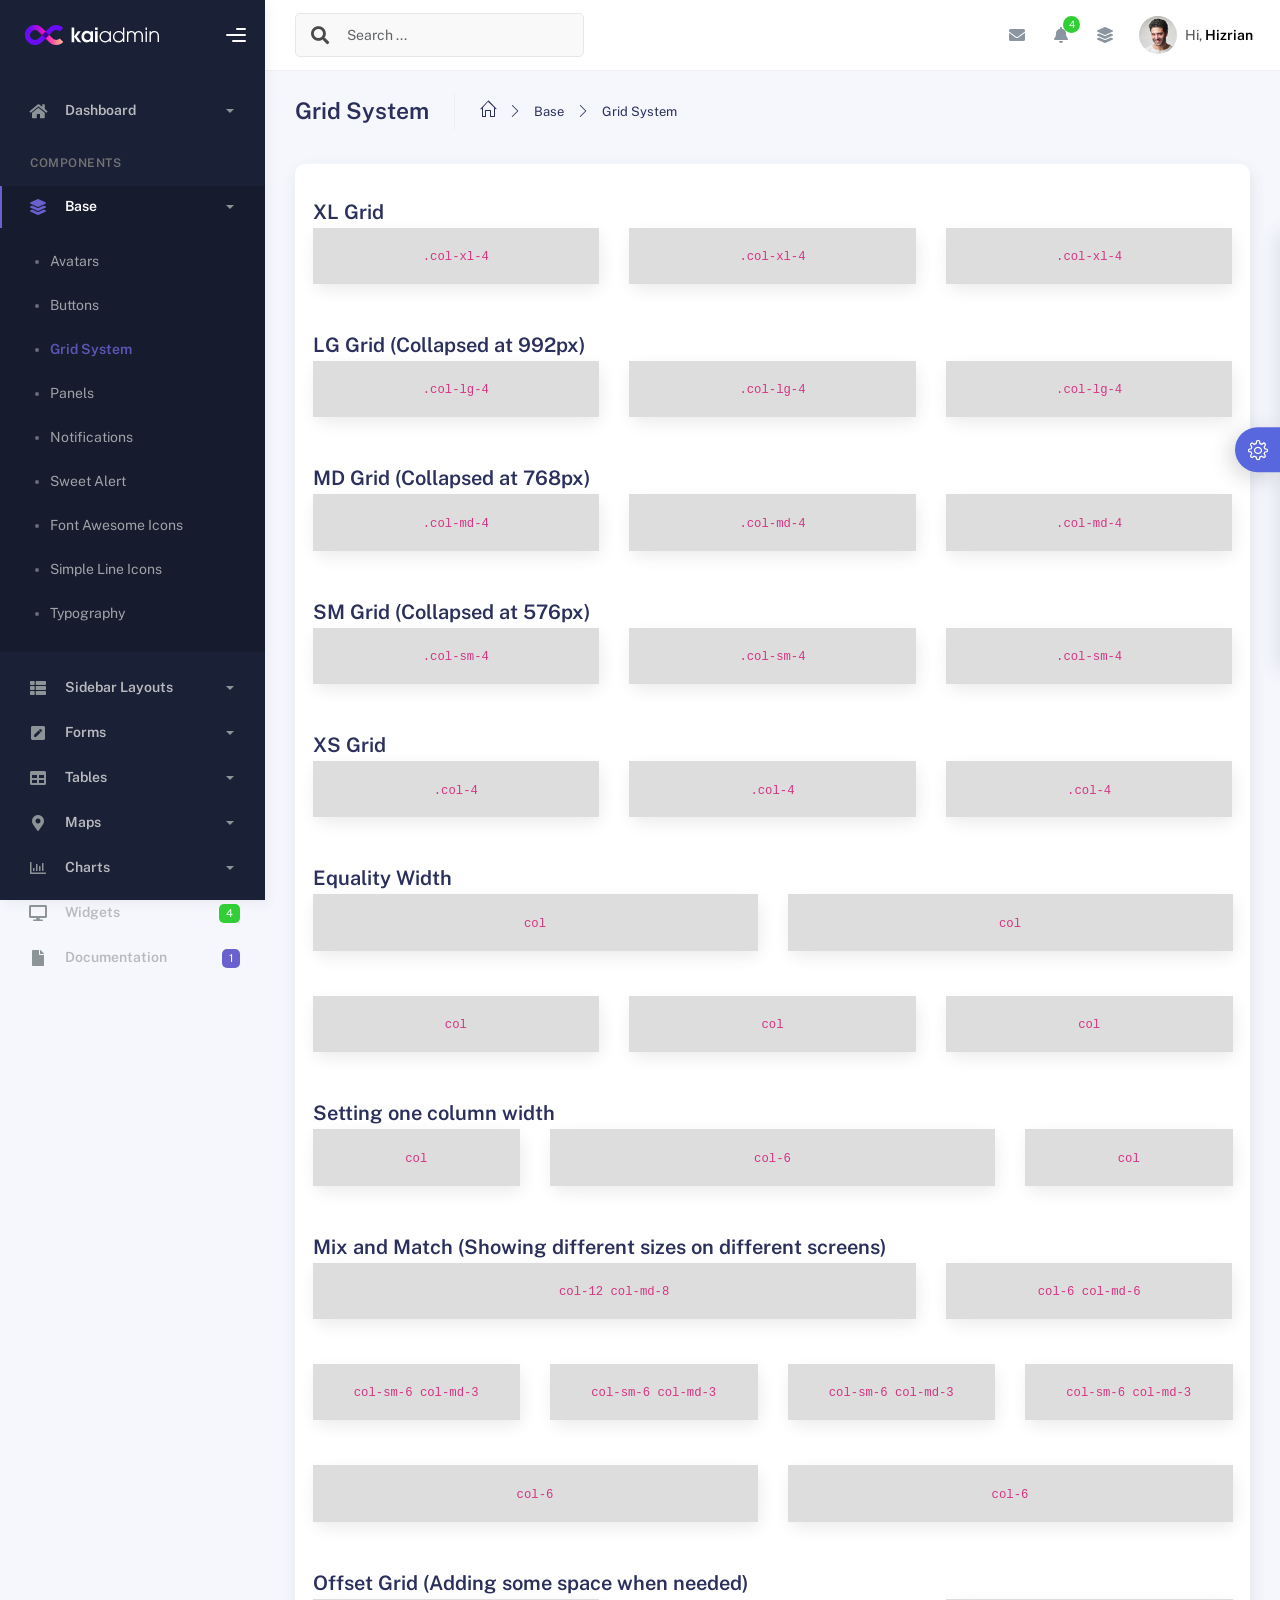
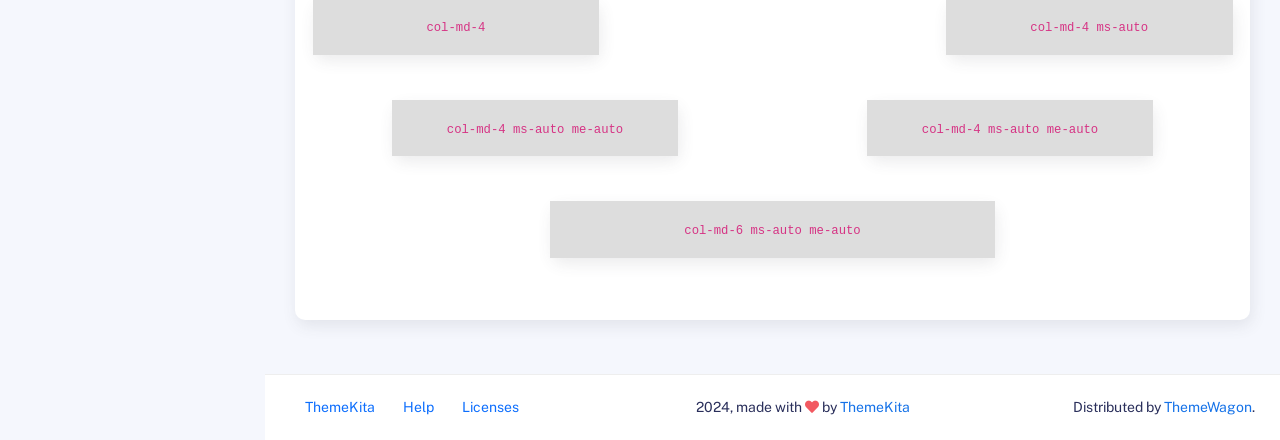
<file: public/components/gridsystem.html>
<!DOCTYPE html>
<html lang="en">
  <head>
    <meta http-equiv="X-UA-Compatible" content="IE=edge" />
    <title>Grid System - Kaiadmin Bootstrap 5 Admin Dashboard</title>
    <meta
      content="width=device-width, initial-scale=1.0, shrink-to-fit=no"
      name="viewport"
    />
    <link
      rel="icon"
      href="../assets/img/kaiadmin/favicon.ico"
      type="image/x-icon"
    />

    <!-- Fonts and icons -->
    <script src="../assets/js/plugin/webfont/webfont.min.js"></script>
    <script>
      WebFont.load({
        google: { families: ["Public Sans:300,400,500,600,700"] },
        custom: {
          families: [
            "Font Awesome 5 Solid",
            "Font Awesome 5 Regular",
            "Font Awesome 5 Brands",
            "simple-line-icons",
          ],
          urls: ["../assets/css/fonts.min.css"],
        },
        active: function () {
          sessionStorage.fonts = true;
        },
      });
    </script>

    <!-- CSS Files -->
    <link rel="stylesheet" href="../assets/css/bootstrap.min.css" />
    <link rel="stylesheet" href="../assets/css/plugins.min.css" />
    <link rel="stylesheet" href="../assets/css/kaiadmin.min.css" />

    <!-- CSS Just for demo purpose, don't include it in your project -->
    <link rel="stylesheet" href="../assets/css/demo.css" />
  </head>
  <body>
    <div class="wrapper">
      <!-- Sidebar -->
      <div class="sidebar" data-background-color="dark">
        <div class="sidebar-logo">
          <!-- Logo Header -->
          <div class="logo-header" data-background-color="dark">
            <a href="../index.html" class="logo">
              <img
                src="../assets/img/kaiadmin/logo_light.svg"
                alt="navbar brand"
                class="navbar-brand"
                height="20"
              />
            </a>
            <div class="nav-toggle">
              <button class="btn btn-toggle toggle-sidebar">
                <i class="gg-menu-right"></i>
              </button>
              <button class="btn btn-toggle sidenav-toggler">
                <i class="gg-menu-left"></i>
              </button>
            </div>
            <button class="topbar-toggler more">
              <i class="gg-more-vertical-alt"></i>
            </button>
          </div>
          <!-- End Logo Header -->
        </div>
        <div class="sidebar-wrapper scrollbar scrollbar-inner">
          <div class="sidebar-content">
            <ul class="nav nav-secondary">
              <li class="nav-item">
                <a
                  data-bs-toggle="collapse"
                  href="#dashboard"
                  class="collapsed"
                  aria-expanded="false"
                >
                  <i class="fas fa-home"></i>
                  <p>Dashboard</p>
                  <span class="caret"></span>
                </a>
                <div class="collapse" id="dashboard">
                  <ul class="nav nav-collapse">
                    <li>
                      <a href="../../demo1/index.html">
                        <span class="sub-item">Dashboard 1</span>
                      </a>
                    </li>
                  </ul>
                </div>
              </li>
              <li class="nav-section">
                <span class="sidebar-mini-icon">
                  <i class="fa fa-ellipsis-h"></i>
                </span>
                <h4 class="text-section">Components</h4>
              </li>
              <li class="nav-item active submenu">
                <a data-bs-toggle="collapse" href="#base">
                  <i class="fas fa-layer-group"></i>
                  <p>Base</p>
                  <span class="caret"></span>
                </a>
                <div class="collapse show" id="base">
                  <ul class="nav nav-collapse">
                    <li>
                      <a href="../components/avatars.html">
                        <span class="sub-item">Avatars</span>
                      </a>
                    </li>
                    <li>
                      <a href="../components/buttons.html">
                        <span class="sub-item">Buttons</span>
                      </a>
                    </li>
                    <li class="active">
                      <a href="../components/gridsystem.html">
                        <span class="sub-item">Grid System</span>
                      </a>
                    </li>
                    <li>
                      <a href="../components/panels.html">
                        <span class="sub-item">Panels</span>
                      </a>
                    </li>
                    <li>
                      <a href="../components/notifications.html">
                        <span class="sub-item">Notifications</span>
                      </a>
                    </li>
                    <li>
                      <a href="../components/sweetalert.html">
                        <span class="sub-item">Sweet Alert</span>
                      </a>
                    </li>
                    <li>
                      <a href="../components/font-awesome-icons.html">
                        <span class="sub-item">Font Awesome Icons</span>
                      </a>
                    </li>
                    <li>
                      <a href="../components/simple-line-icons.html">
                        <span class="sub-item">Simple Line Icons</span>
                      </a>
                    </li>
                    <li>
                      <a href="../components/typography.html">
                        <span class="sub-item">Typography</span>
                      </a>
                    </li>
                  </ul>
                </div>
              </li>
              <li class="nav-item">
                <a data-bs-toggle="collapse" href="#sidebarLayouts">
                  <i class="fas fa-th-list"></i>
                  <p>Sidebar Layouts</p>
                  <span class="caret"></span>
                </a>
                <div class="collapse" id="sidebarLayouts">
                  <ul class="nav nav-collapse">
                    <li>
                      <a href="../sidebar-style-2.html">
                        <span class="sub-item">Sidebar Style 2</span>
                      </a>
                    </li>
                    <li>
                      <a href="../icon-menu.html">
                        <span class="sub-item">Icon Menu</span>
                      </a>
                    </li>
                  </ul>
                </div>
              </li>
              <li class="nav-item">
                <a data-bs-toggle="collapse" href="#forms">
                  <i class="fas fa-pen-square"></i>
                  <p>Forms</p>
                  <span class="caret"></span>
                </a>
                <div class="collapse" id="forms">
                  <ul class="nav nav-collapse">
                    <li>
                      <a href="../forms/forms.html">
                        <span class="sub-item">Basic Form</span>
                      </a>
                    </li>
                  </ul>
                </div>
              </li>
              <li class="nav-item">
                <a data-bs-toggle="collapse" href="#tables">
                  <i class="fas fa-table"></i>
                  <p>Tables</p>
                  <span class="caret"></span>
                </a>
                <div class="collapse" id="tables">
                  <ul class="nav nav-collapse">
                    <li>
                      <a href="../tables/tables.html">
                        <span class="sub-item">Basic Table</span>
                      </a>
                    </li>
                    <li>
                      <a href="../tables/datatables.html">
                        <span class="sub-item">Datatables</span>
                      </a>
                    </li>
                  </ul>
                </div>
              </li>
              <li class="nav-item">
                <a data-bs-toggle="collapse" href="#maps">
                  <i class="fas fa-map-marker-alt"></i>
                  <p>Maps</p>
                  <span class="caret"></span>
                </a>
                <div class="collapse" id="maps">
                  <ul class="nav nav-collapse">
                    <li>
                      <a href="../maps/googlemaps.html">
                        <span class="sub-item">Google Maps</span>
                      </a>
                    </li>
                    <li>
                      <a href="../maps/jsvectormap.html">
                        <span class="sub-item">Jsvectormap</span>
                      </a>
                    </li>
                  </ul>
                </div>
              </li>
              <li class="nav-item">
                <a data-bs-toggle="collapse" href="#charts">
                  <i class="far fa-chart-bar"></i>
                  <p>Charts</p>
                  <span class="caret"></span>
                </a>
                <div class="collapse" id="charts">
                  <ul class="nav nav-collapse">
                    <li>
                      <a href="../charts/charts.html">
                        <span class="sub-item">Chart Js</span>
                      </a>
                    </li>
                    <li>
                      <a href="../charts/sparkline.html">
                        <span class="sub-item">Sparkline</span>
                      </a>
                    </li>
                  </ul>
                </div>
              </li>
              <li class="nav-item">
                <a href="../widgets.html">
                  <i class="fas fa-desktop"></i>
                  <p>Widgets</p>
                  <span class="badge badge-success">4</span>
                </a>
              </li>
              <li class="nav-item">
                <a href="../../../documentation/index.html">
                  <i class="fas fa-file"></i>
                  <p>Documentation</p>
                  <span class="badge badge-secondary">1</span>
                </a>
              </li>
              <li class="nav-item">
                <a data-bs-toggle="collapse" href="#submenu">
                  <i class="fas fa-bars"></i>
                  <p>Menu Levels</p>
                  <span class="caret"></span>
                </a>
                <div class="collapse" id="submenu">
                  <ul class="nav nav-collapse">
                    <li>
                      <a data-bs-toggle="collapse" href="#subnav1">
                        <span class="sub-item">Level 1</span>
                        <span class="caret"></span>
                      </a>
                      <div class="collapse" id="subnav1">
                        <ul class="nav nav-collapse subnav">
                          <li>
                            <a href="#">
                              <span class="sub-item">Level 2</span>
                            </a>
                          </li>
                          <li>
                            <a href="#">
                              <span class="sub-item">Level 2</span>
                            </a>
                          </li>
                        </ul>
                      </div>
                    </li>
                    <li>
                      <a data-bs-toggle="collapse" href="#subnav2">
                        <span class="sub-item">Level 1</span>
                        <span class="caret"></span>
                      </a>
                      <div class="collapse" id="subnav2">
                        <ul class="nav nav-collapse subnav">
                          <li>
                            <a href="#">
                              <span class="sub-item">Level 2</span>
                            </a>
                          </li>
                        </ul>
                      </div>
                    </li>
                    <li>
                      <a href="#">
                        <span class="sub-item">Level 1</span>
                      </a>
                    </li>
                  </ul>
                </div>
              </li>
            </ul>
          </div>
        </div>
      </div>
      <!-- End Sidebar -->

      <div class="main-panel">
        <div class="main-header">
          <div class="main-header-logo">
            <!-- Logo Header -->
            <div class="logo-header" data-background-color="dark">
              <a href="../index.html" class="logo">
                <img
                  src="../assets/img/kaiadmin/logo_light.svg"
                  alt="navbar brand"
                  class="navbar-brand"
                  height="20"
                />
              </a>
              <div class="nav-toggle">
                <button class="btn btn-toggle toggle-sidebar">
                  <i class="gg-menu-right"></i>
                </button>
                <button class="btn btn-toggle sidenav-toggler">
                  <i class="gg-menu-left"></i>
                </button>
              </div>
              <button class="topbar-toggler more">
                <i class="gg-more-vertical-alt"></i>
              </button>
            </div>
            <!-- End Logo Header -->
          </div>
          <!-- Navbar Header -->
          <nav
            class="navbar navbar-header navbar-header-transparent navbar-expand-lg border-bottom"
          >
            <div class="container-fluid">
              <nav
                class="navbar navbar-header-left navbar-expand-lg navbar-form nav-search p-0 d-none d-lg-flex"
              >
                <div class="input-group">
                  <div class="input-group-prepend">
                    <button type="submit" class="btn btn-search pe-1">
                      <i class="fa fa-search search-icon"></i>
                    </button>
                  </div>
                  <input
                    type="text"
                    placeholder="Search ..."
                    class="form-control"
                  />
                </div>
              </nav>

              <ul class="navbar-nav topbar-nav ms-md-auto align-items-center">
                <li
                  class="nav-item topbar-icon dropdown hidden-caret d-flex d-lg-none"
                >
                  <a
                    class="nav-link dropdown-toggle"
                    data-bs-toggle="dropdown"
                    href="#"
                    role="button"
                    aria-expanded="false"
                    aria-haspopup="true"
                  >
                    <i class="fa fa-search"></i>
                  </a>
                  <ul class="dropdown-menu dropdown-search animated fadeIn">
                    <form class="navbar-left navbar-form nav-search">
                      <div class="input-group">
                        <input
                          type="text"
                          placeholder="Search ..."
                          class="form-control"
                        />
                      </div>
                    </form>
                  </ul>
                </li>
                <li class="nav-item topbar-icon dropdown hidden-caret">
                  <a
                    class="nav-link dropdown-toggle"
                    href="#"
                    id="messageDropdown"
                    role="button"
                    data-bs-toggle="dropdown"
                    aria-haspopup="true"
                    aria-expanded="false"
                  >
                    <i class="fa fa-envelope"></i>
                  </a>
                  <ul
                    class="dropdown-menu messages-notif-box animated fadeIn"
                    aria-labelledby="messageDropdown"
                  >
                    <li>
                      <div
                        class="dropdown-title d-flex justify-content-between align-items-center"
                      >
                        Messages
                        <a href="#" class="small">Mark all as read</a>
                      </div>
                    </li>
                    <li>
                      <div class="message-notif-scroll scrollbar-outer">
                        <div class="notif-center">
                          <a href="#">
                            <div class="notif-img">
                              <img
                                src="../assets/img/jm_denis.jpg"
                                alt="Img Profile"
                              />
                            </div>
                            <div class="notif-content">
                              <span class="subject">Jimmy Denis</span>
                              <span class="block"> How are you ? </span>
                              <span class="time">5 minutes ago</span>
                            </div>
                          </a>
                          <a href="#">
                            <div class="notif-img">
                              <img
                                src="../assets/img/chadengle.jpg"
                                alt="Img Profile"
                              />
                            </div>
                            <div class="notif-content">
                              <span class="subject">Chad</span>
                              <span class="block"> Ok, Thanks ! </span>
                              <span class="time">12 minutes ago</span>
                            </div>
                          </a>
                          <a href="#">
                            <div class="notif-img">
                              <img
                                src="../assets/img/mlane.jpg"
                                alt="Img Profile"
                              />
                            </div>
                            <div class="notif-content">
                              <span class="subject">Jhon Doe</span>
                              <span class="block">
                                Ready for the meeting today...
                              </span>
                              <span class="time">12 minutes ago</span>
                            </div>
                          </a>
                          <a href="#">
                            <div class="notif-img">
                              <img
                                src="../assets/img/talha.jpg"
                                alt="Img Profile"
                              />
                            </div>
                            <div class="notif-content">
                              <span class="subject">Talha</span>
                              <span class="block"> Hi, Apa Kabar ? </span>
                              <span class="time">17 minutes ago</span>
                            </div>
                          </a>
                        </div>
                      </div>
                    </li>
                    <li>
                      <a class="see-all" href="javascript:void(0);"
                        >See all messages<i class="fa fa-angle-right"></i>
                      </a>
                    </li>
                  </ul>
                </li>
                <li class="nav-item topbar-icon dropdown hidden-caret">
                  <a
                    class="nav-link dropdown-toggle"
                    href="#"
                    id="notifDropdown"
                    role="button"
                    data-bs-toggle="dropdown"
                    aria-haspopup="true"
                    aria-expanded="false"
                  >
                    <i class="fa fa-bell"></i>
                    <span class="notification">4</span>
                  </a>
                  <ul
                    class="dropdown-menu notif-box animated fadeIn"
                    aria-labelledby="notifDropdown"
                  >
                    <li>
                      <div class="dropdown-title">
                        You have 4 new notification
                      </div>
                    </li>
                    <li>
                      <div class="notif-scroll scrollbar-outer">
                        <div class="notif-center">
                          <a href="#">
                            <div class="notif-icon notif-primary">
                              <i class="fa fa-user-plus"></i>
                            </div>
                            <div class="notif-content">
                              <span class="block"> New user registered </span>
                              <span class="time">5 minutes ago</span>
                            </div>
                          </a>
                          <a href="#">
                            <div class="notif-icon notif-success">
                              <i class="fa fa-comment"></i>
                            </div>
                            <div class="notif-content">
                              <span class="block">
                                Rahmad commented on Admin
                              </span>
                              <span class="time">12 minutes ago</span>
                            </div>
                          </a>
                          <a href="#">
                            <div class="notif-img">
                              <img
                                src="../assets/img/profile2.jpg"
                                alt="Img Profile"
                              />
                            </div>
                            <div class="notif-content">
                              <span class="block">
                                Reza send messages to you
                              </span>
                              <span class="time">12 minutes ago</span>
                            </div>
                          </a>
                          <a href="#">
                            <div class="notif-icon notif-danger">
                              <i class="fa fa-heart"></i>
                            </div>
                            <div class="notif-content">
                              <span class="block"> Farrah liked Admin </span>
                              <span class="time">17 minutes ago</span>
                            </div>
                          </a>
                        </div>
                      </div>
                    </li>
                    <li>
                      <a class="see-all" href="javascript:void(0);"
                        >See all notifications<i class="fa fa-angle-right"></i>
                      </a>
                    </li>
                  </ul>
                </li>
                <li class="nav-item topbar-icon dropdown hidden-caret">
                  <a
                    class="nav-link"
                    data-bs-toggle="dropdown"
                    href="#"
                    aria-expanded="false"
                  >
                    <i class="fas fa-layer-group"></i>
                  </a>
                  <div class="dropdown-menu quick-actions animated fadeIn">
                    <div class="quick-actions-header">
                      <span class="title mb-1">Quick Actions</span>
                      <span class="subtitle op-7">Shortcuts</span>
                    </div>
                    <div class="quick-actions-scroll scrollbar-outer">
                      <div class="quick-actions-items">
                        <div class="row m-0">
                          <a class="col-6 col-md-4 p-0" href="#">
                            <div class="quick-actions-item">
                              <div class="avatar-item bg-danger rounded-circle">
                                <i class="far fa-calendar-alt"></i>
                              </div>
                              <span class="text">Calendar</span>
                            </div>
                          </a>
                          <a class="col-6 col-md-4 p-0" href="#">
                            <div class="quick-actions-item">
                              <div
                                class="avatar-item bg-warning rounded-circle"
                              >
                                <i class="fas fa-map"></i>
                              </div>
                              <span class="text">Maps</span>
                            </div>
                          </a>
                          <a class="col-6 col-md-4 p-0" href="#">
                            <div class="quick-actions-item">
                              <div class="avatar-item bg-info rounded-circle">
                                <i class="fas fa-file-excel"></i>
                              </div>
                              <span class="text">Reports</span>
                            </div>
                          </a>
                          <a class="col-6 col-md-4 p-0" href="#">
                            <div class="quick-actions-item">
                              <div
                                class="avatar-item bg-success rounded-circle"
                              >
                                <i class="fas fa-envelope"></i>
                              </div>
                              <span class="text">Emails</span>
                            </div>
                          </a>
                          <a class="col-6 col-md-4 p-0" href="#">
                            <div class="quick-actions-item">
                              <div
                                class="avatar-item bg-primary rounded-circle"
                              >
                                <i class="fas fa-file-invoice-dollar"></i>
                              </div>
                              <span class="text">Invoice</span>
                            </div>
                          </a>
                          <a class="col-6 col-md-4 p-0" href="#">
                            <div class="quick-actions-item">
                              <div
                                class="avatar-item bg-secondary rounded-circle"
                              >
                                <i class="fas fa-credit-card"></i>
                              </div>
                              <span class="text">Payments</span>
                            </div>
                          </a>
                        </div>
                      </div>
                    </div>
                  </div>
                </li>

                <li class="nav-item topbar-user dropdown hidden-caret">
                  <a
                    class="dropdown-toggle profile-pic"
                    data-bs-toggle="dropdown"
                    href="#"
                    aria-expanded="false"
                  >
                    <div class="avatar-sm">
                      <img
                        src="../assets/img/profile.jpg"
                        alt="..."
                        class="avatar-img rounded-circle"
                      />
                    </div>
                    <span class="profile-username">
                      <span class="op-7">Hi,</span>
                      <span class="fw-bold">Hizrian</span>
                    </span>
                  </a>
                  <ul class="dropdown-menu dropdown-user animated fadeIn">
                    <div class="dropdown-user-scroll scrollbar-outer">
                      <li>
                        <div class="user-box">
                          <div class="avatar-lg">
                            <img
                              src="../assets/img/profile.jpg"
                              alt="image profile"
                              class="avatar-img rounded"
                            />
                          </div>
                          <div class="u-text">
                            <h4>Hizrian</h4>
                            <p class="text-muted">hello@example.com</p>
                            <a
                              href="profile.html"
                              class="btn btn-xs btn-secondary btn-sm"
                              >View Profile</a
                            >
                          </div>
                        </div>
                      </li>
                      <li>
                        <div class="dropdown-divider"></div>
                        <a class="dropdown-item" href="#">My Profile</a>
                        <a class="dropdown-item" href="#">My Balance</a>
                        <a class="dropdown-item" href="#">Inbox</a>
                        <div class="dropdown-divider"></div>
                        <a class="dropdown-item" href="#">Account Setting</a>
                        <div class="dropdown-divider"></div>
                        <a class="dropdown-item" href="#">Logout</a>
                      </li>
                    </div>
                  </ul>
                </li>
              </ul>
            </div>
          </nav>
          <!-- End Navbar -->
        </div>

        <div class="container">
          <div class="page-inner">
            <div class="page-header">
              <h3 class="fw-bold mb-3">Grid System</h3>
              <ul class="breadcrumbs mb-3">
                <li class="nav-home">
                  <a href="#">
                    <i class="icon-home"></i>
                  </a>
                </li>
                <li class="separator">
                  <i class="icon-arrow-right"></i>
                </li>
                <li class="nav-item">
                  <a href="#">Base</a>
                </li>
                <li class="separator">
                  <i class="icon-arrow-right"></i>
                </li>
                <li class="nav-item">
                  <a href="#">Grid System</a>
                </li>
              </ul>
            </div>
            <div class="card">
              <div class="card-body">
                <h4 class="card-title mt-3">XL Grid</h4>
                <div class="row row-demo-grid">
                  <div class="col-xl-4">
                    <div class="card">
                      <div class="card-body"><code>.col-xl-4</code></div>
                    </div>
                  </div>
                  <div class="col-xl-4">
                    <div class="card">
                      <div class="card-body"><code>.col-xl-4</code></div>
                    </div>
                  </div>
                  <div class="col-xl-4">
                    <div class="card">
                      <div class="card-body"><code>.col-xl-4</code></div>
                    </div>
                  </div>
                </div>

                <h4 class="card-title">LG Grid (Collapsed at 992px)</h4>
                <div class="row row-demo-grid">
                  <div class="col-lg-4">
                    <div class="card">
                      <div class="card-body"><code>.col-lg-4</code></div>
                    </div>
                  </div>
                  <div class="col-lg-4">
                    <div class="card">
                      <div class="card-body"><code>.col-lg-4</code></div>
                    </div>
                  </div>
                  <div class="col-lg-4">
                    <div class="card">
                      <div class="card-body"><code>.col-lg-4</code></div>
                    </div>
                  </div>
                </div>

                <h4 class="card-title">MD Grid (Collapsed at 768px)</h4>
                <div class="row row-demo-grid">
                  <div class="col-md-4">
                    <div class="card">
                      <div class="card-body"><code>.col-md-4</code></div>
                    </div>
                  </div>
                  <div class="col-md-4">
                    <div class="card">
                      <div class="card-body"><code>.col-md-4</code></div>
                    </div>
                  </div>
                  <div class="col-md-4">
                    <div class="card">
                      <div class="card-body"><code>.col-md-4</code></div>
                    </div>
                  </div>
                </div>

                <h4 class="card-title">SM Grid (Collapsed at 576px)</h4>
                <div class="row row-demo-grid">
                  <div class="col-sm-4">
                    <div class="card">
                      <div class="card-body"><code>.col-sm-4</code></div>
                    </div>
                  </div>
                  <div class="col-sm-4">
                    <div class="card">
                      <div class="card-body"><code>.col-sm-4</code></div>
                    </div>
                  </div>
                  <div class="col-sm-4">
                    <div class="card">
                      <div class="card-body"><code>.col-sm-4</code></div>
                    </div>
                  </div>
                </div>

                <h4 class="card-title">XS Grid</h4>
                <div class="row row-demo-grid">
                  <div class="col-4">
                    <div class="card">
                      <div class="card-body"><code>.col-4</code></div>
                    </div>
                  </div>
                  <div class="col-4">
                    <div class="card">
                      <div class="card-body"><code>.col-4</code></div>
                    </div>
                  </div>
                  <div class="col-4">
                    <div class="card">
                      <div class="card-body"><code>.col-4</code></div>
                    </div>
                  </div>
                </div>

                <h4 class="card-title">Equality Width</h4>
                <div class="row row-demo-grid">
                  <div class="col">
                    <div class="card">
                      <div class="card-body"><code>col</code></div>
                    </div>
                  </div>
                  <div class="col">
                    <div class="card">
                      <div class="card-body"><code>col</code></div>
                    </div>
                  </div>
                </div>
                <div class="row row-demo-grid">
                  <div class="col">
                    <div class="card">
                      <div class="card-body"><code>col</code></div>
                    </div>
                  </div>
                  <div class="col">
                    <div class="card">
                      <div class="card-body"><code>col</code></div>
                    </div>
                  </div>
                  <div class="col">
                    <div class="card">
                      <div class="card-body"><code>col</code></div>
                    </div>
                  </div>
                </div>

                <h4 class="card-title">Setting one column width</h4>
                <div class="row row-demo-grid">
                  <div class="col">
                    <div class="card">
                      <div class="card-body"><code>col</code></div>
                    </div>
                  </div>
                  <div class="col-6">
                    <div class="card">
                      <div class="card-body"><code>col-6</code></div>
                    </div>
                  </div>
                  <div class="col">
                    <div class="card">
                      <div class="card-body"><code>col</code></div>
                    </div>
                  </div>
                </div>

                <h4 class="card-title">
                  Mix and Match (Showing different sizes on different screens)
                </h4>
                <!-- Stack the columns on mobile by making one full-width and the other half-width -->
                <div class="row row-demo-grid">
                  <div class="col-12 col-md-8">
                    <div class="card">
                      <div class="card-body"><code>col-12 col-md-8</code></div>
                    </div>
                  </div>
                  <div class="col-6 col-md-4">
                    <div class="card">
                      <div class="card-body"><code>col-6 col-md-6</code></div>
                    </div>
                  </div>
                </div>

                <!-- Columns start at 50% wide on mobile and bump up to 33.3% wide on desktop -->
                <div class="row row-demo-grid">
                  <div class="col-sm-6 col-md-3">
                    <div class="card">
                      <div class="card-body">
                        <code>col-sm-6 col-md-3</code>
                      </div>
                    </div>
                  </div>
                  <div class="col-sm-6 col-md-3">
                    <div class="card">
                      <div class="card-body">
                        <code>col-sm-6 col-md-3</code>
                      </div>
                    </div>
                  </div>
                  <div class="col-sm-6 col-md-3">
                    <div class="card">
                      <div class="card-body">
                        <code>col-sm-6 col-md-3</code>
                      </div>
                    </div>
                  </div>
                  <div class="col-sm-6 col-md-3">
                    <div class="card">
                      <div class="card-body">
                        <code>col-sm-6 col-md-3</code>
                      </div>
                    </div>
                  </div>
                </div>

                <!-- Columns are always 50% wide, on mobile and desktop -->
                <div class="row row-demo-grid">
                  <div class="col-6">
                    <div class="card">
                      <div class="card-body"><code>col-6</code></div>
                    </div>
                  </div>
                  <div class="col-6">
                    <div class="card">
                      <div class="card-body"><code>col-6</code></div>
                    </div>
                  </div>
                </div>

                <h4 class="card-title">
                  Offset Grid (Adding some space when needed)
                </h4>
                <div class="row row-demo-grid">
                  <div class="col-md-4">
                    <div class="card">
                      <div class="card-body text-center">
                        <code>col-md-4</code>
                      </div>
                    </div>
                  </div>
                  <div class="col-md-4 ms-auto">
                    <div class="card">
                      <div class="card-body text-center">
                        <code>col-md-4 ms-auto</code>
                      </div>
                    </div>
                  </div>
                </div>

                <div class="row row-demo-grid">
                  <div class="col-md-4 ms-auto me-auto">
                    <div class="card">
                      <div class="card-body text-center">
                        <code>col-md-4 ms-auto me-auto</code>
                      </div>
                    </div>
                  </div>
                  <div class="col-md-4 ms-auto me-auto">
                    <div class="card">
                      <div class="card-body text-center">
                        <code>col-md-4 ms-auto me-auto</code>
                      </div>
                    </div>
                  </div>
                </div>

                <div class="row row-demo-grid">
                  <div class="col-md-6 ms-auto me-auto">
                    <div class="card">
                      <div class="card-body text-center">
                        <code>col-md-6 ms-auto me-auto</code>
                      </div>
                    </div>
                  </div>
                </div>
              </div>
            </div>
          </div>

        <footer class="footer">
          <div class="container-fluid d-flex justify-content-between">
            <nav class="pull-left">
              <ul class="nav">
                <li class="nav-item">
                  <a class="nav-link" href="http://www.themekita.com">
                    ThemeKita
                  </a>
                </li>
                <li class="nav-item">
                  <a class="nav-link" href="#"> Help </a>
                </li>
                <li class="nav-item">
                  <a class="nav-link" href="#"> Licenses </a>
                </li>
              </ul>
            </nav>
            <div class="copyright">
              2024, made with <i class="fa fa-heart heart text-danger"></i> by
              <a href="http://www.themekita.com">ThemeKita</a>
            </div>
            <div>
              Distributed by
              <a target="_blank" href="https://themewagon.com/">ThemeWagon</a>.
            </div>
          </div>
        </footer>
      </div>

      <!-- Custom template | don't include it in your project! -->
      <div class="custom-template">
        <div class="title">Settings</div>
        <div class="custom-content">
          <div class="switcher">
            <div class="switch-block">
              <h4>Logo Header</h4>
              <div class="btnSwitch">
                <button
                  type="button"
                  class="selected changeLogoHeaderColor"
                  data-color="dark"
                ></button>
                <button
                  type="button"
                  class="selected changeLogoHeaderColor"
                  data-color="blue"
                ></button>
                <button
                  type="button"
                  class="changeLogoHeaderColor"
                  data-color="purple"
                ></button>
                <button
                  type="button"
                  class="changeLogoHeaderColor"
                  data-color="light-blue"
                ></button>
                <button
                  type="button"
                  class="changeLogoHeaderColor"
                  data-color="green"
                ></button>
                <button
                  type="button"
                  class="changeLogoHeaderColor"
                  data-color="orange"
                ></button>
                <button
                  type="button"
                  class="changeLogoHeaderColor"
                  data-color="red"
                ></button>
                <button
                  type="button"
                  class="changeLogoHeaderColor"
                  data-color="white"
                ></button>
                <br />
                <button
                  type="button"
                  class="changeLogoHeaderColor"
                  data-color="dark2"
                ></button>
                <button
                  type="button"
                  class="changeLogoHeaderColor"
                  data-color="blue2"
                ></button>
                <button
                  type="button"
                  class="changeLogoHeaderColor"
                  data-color="purple2"
                ></button>
                <button
                  type="button"
                  class="changeLogoHeaderColor"
                  data-color="light-blue2"
                ></button>
                <button
                  type="button"
                  class="changeLogoHeaderColor"
                  data-color="green2"
                ></button>
                <button
                  type="button"
                  class="changeLogoHeaderColor"
                  data-color="orange2"
                ></button>
                <button
                  type="button"
                  class="changeLogoHeaderColor"
                  data-color="red2"
                ></button>
              </div>
            </div>
            <div class="switch-block">
              <h4>Navbar Header</h4>
              <div class="btnSwitch">
                <button
                  type="button"
                  class="changeTopBarColor"
                  data-color="dark"
                ></button>
                <button
                  type="button"
                  class="changeTopBarColor"
                  data-color="blue"
                ></button>
                <button
                  type="button"
                  class="changeTopBarColor"
                  data-color="purple"
                ></button>
                <button
                  type="button"
                  class="changeTopBarColor"
                  data-color="light-blue"
                ></button>
                <button
                  type="button"
                  class="changeTopBarColor"
                  data-color="green"
                ></button>
                <button
                  type="button"
                  class="changeTopBarColor"
                  data-color="orange"
                ></button>
                <button
                  type="button"
                  class="changeTopBarColor"
                  data-color="red"
                ></button>
                <button
                  type="button"
                  class="changeTopBarColor"
                  data-color="white"
                ></button>
                <br />
                <button
                  type="button"
                  class="changeTopBarColor"
                  data-color="dark2"
                ></button>
                <button
                  type="button"
                  class="selected changeTopBarColor"
                  data-color="blue2"
                ></button>
                <button
                  type="button"
                  class="changeTopBarColor"
                  data-color="purple2"
                ></button>
                <button
                  type="button"
                  class="changeTopBarColor"
                  data-color="light-blue2"
                ></button>
                <button
                  type="button"
                  class="changeTopBarColor"
                  data-color="green2"
                ></button>
                <button
                  type="button"
                  class="changeTopBarColor"
                  data-color="orange2"
                ></button>
                <button
                  type="button"
                  class="changeTopBarColor"
                  data-color="red2"
                ></button>
              </div>
            </div>
            <div class="switch-block">
              <h4>Sidebar</h4>
              <div class="btnSwitch">
                <button
                  type="button"
                  class="selected changeSideBarColor"
                  data-color="white"
                ></button>
                <button
                  type="button"
                  class="changeSideBarColor"
                  data-color="dark"
                ></button>
                <button
                  type="button"
                  class="changeSideBarColor"
                  data-color="dark2"
                ></button>
              </div>
            </div>
          </div>
        </div>
        <div class="custom-toggle">
          <i class="icon-settings"></i>
        </div>
      </div>
      <!-- End Custom template -->
    </div>
    <!--   Core JS Files   -->
    <script src="../assets/js/core/jquery-3.7.1.min.js"></script>
    <script src="../assets/js/core/popper.min.js"></script>
    <script src="../assets/js/core/bootstrap.min.js"></script>

    <!-- jQuery Scrollbar -->
    <script src="../assets/js/plugin/jquery-scrollbar/jquery.scrollbar.min.js"></script>
    <!-- Moment JS -->
    <script src="../assets/js/plugin/moment/moment.min.js"></script>

    <!-- Chart JS -->
    <script src="../assets/js/plugin/chart.js/chart.min.js"></script>

    <!-- jQuery Sparkline -->
    <script src="../assets/js/plugin/jquery.sparkline/jquery.sparkline.min.js"></script>

    <!-- Chart Circle -->
    <script src="../assets/js/plugin/chart-circle/circles.min.js"></script>

    <!-- Datatables -->
    <script src="../assets/js/plugin/datatables/datatables.min.js"></script>

    <!-- Bootstrap Notify -->
    <script src="../assets/js/plugin/bootstrap-notify/bootstrap-notify.min.js"></script>

    <!-- jQuery Vector Maps -->
    <script src="../assets/js/plugin/jsvectormap/jsvectormap.min.js"></script>
    <script src="../assets/js/plugin/jsvectormap/world.js"></script>

    <!-- Sweet Alert -->
    <script src="../assets/js/plugin/sweetalert/sweetalert.min.js"></script>

    <!-- Kaiadmin JS -->
    <script src="../assets/js/kaiadmin.min.js"></script>

    <!-- Kaiadmin DEMO methods, don't include it in your project! -->
    <script src="../assets/js/setting-demo2.js"></script>
  </body>
</html>
</file>
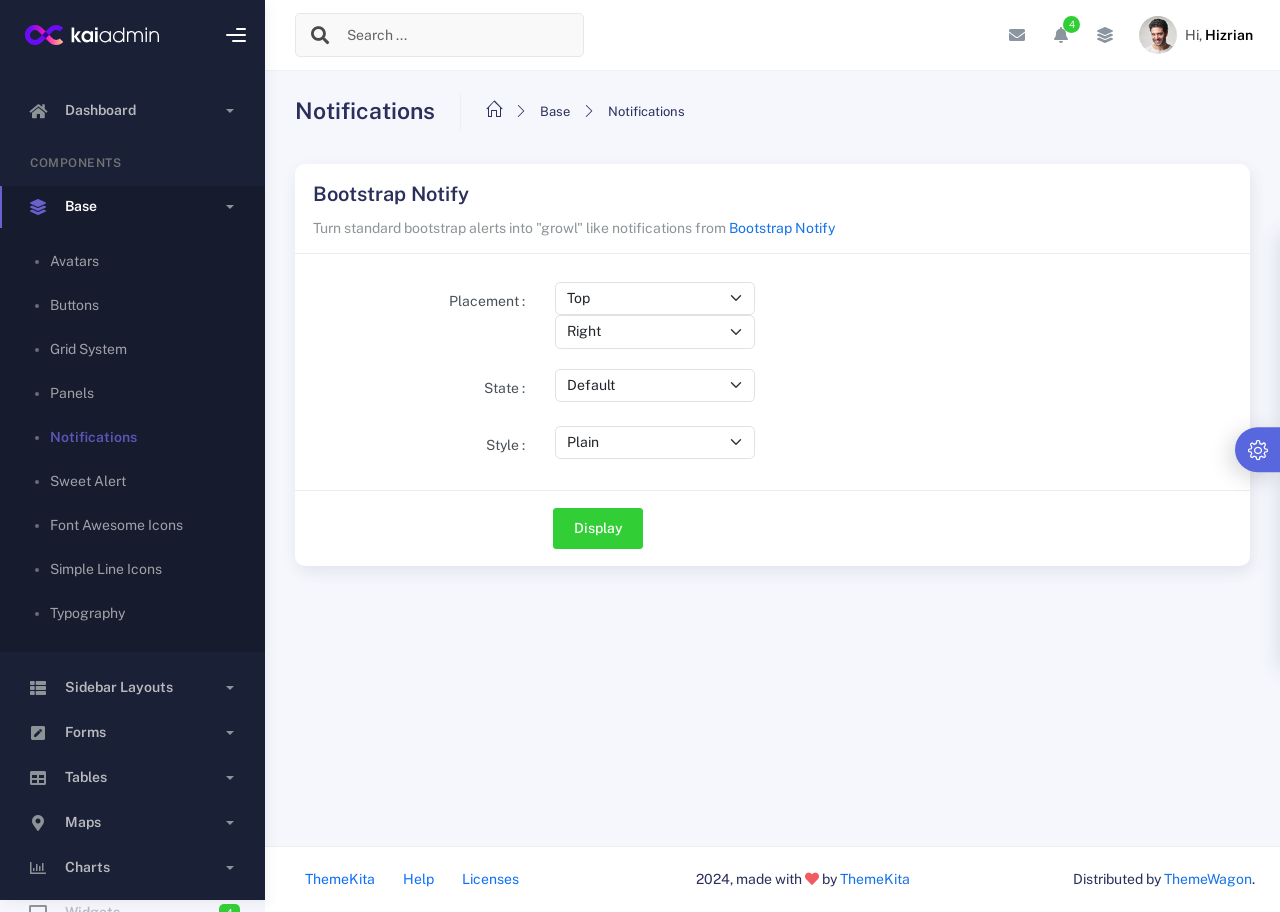
<file: public/components/notifications.html>
<!DOCTYPE html>
<html lang="en">
  <head>
    <meta http-equiv="X-UA-Compatible" content="IE=edge" />
    <title>Notifications - Kaiadmin Bootstrap 5 Admin Dashboard</title>
    <meta
      content="width=device-width, initial-scale=1.0, shrink-to-fit=no"
      name="viewport"
    />
    <link
      rel="icon"
      href="../assets/img/kaiadmin/favicon.ico"
      type="image/x-icon"
    />

    <!-- Fonts and icons -->
    <script src="../assets/js/plugin/webfont/webfont.min.js"></script>
    <script>
      WebFont.load({
        google: { families: ["Public Sans:300,400,500,600,700"] },
        custom: {
          families: [
            "Font Awesome 5 Solid",
            "Font Awesome 5 Regular",
            "Font Awesome 5 Brands",
            "simple-line-icons",
          ],
          urls: ["../assets/css/fonts.min.css"],
        },
        active: function () {
          sessionStorage.fonts = true;
        },
      });
    </script>

    <!-- CSS Files -->
    <link rel="stylesheet" href="../assets/css/bootstrap.min.css" />
    <link rel="stylesheet" href="../assets/css/plugins.min.css" />
    <link rel="stylesheet" href="../assets/css/kaiadmin.min.css" />

    <!-- CSS Just for demo purpose, don't include it in your project -->
    <link rel="stylesheet" href="../assets/css/demo.css" />
  </head>
  <body>
    <div class="wrapper">
      <!-- Sidebar -->
      <div class="sidebar" data-background-color="dark">
        <div class="sidebar-logo">
          <!-- Logo Header -->
          <div class="logo-header" data-background-color="dark">
            <a href="../index.html" class="logo">
              <img
                src="../assets/img/kaiadmin/logo_light.svg"
                alt="navbar brand"
                class="navbar-brand"
                height="20"
              />
            </a>
            <div class="nav-toggle">
              <button class="btn btn-toggle toggle-sidebar">
                <i class="gg-menu-right"></i>
              </button>
              <button class="btn btn-toggle sidenav-toggler">
                <i class="gg-menu-left"></i>
              </button>
            </div>
            <button class="topbar-toggler more">
              <i class="gg-more-vertical-alt"></i>
            </button>
          </div>
          <!-- End Logo Header -->
        </div>
        <div class="sidebar-wrapper scrollbar scrollbar-inner">
          <div class="sidebar-content">
            <ul class="nav nav-secondary">
              <li class="nav-item">
                <a
                  data-bs-toggle="collapse"
                  href="#dashboard"
                  class="collapsed"
                  aria-expanded="false"
                >
                  <i class="fas fa-home"></i>
                  <p>Dashboard</p>
                  <span class="caret"></span>
                </a>
                <div class="collapse" id="dashboard">
                  <ul class="nav nav-collapse">
                    <li>
                      <a href="../../demo1/index.html">
                        <span class="sub-item">Dashboard 1</span>
                      </a>
                    </li>
                  </ul>
                </div>
              </li>
              <li class="nav-section">
                <span class="sidebar-mini-icon">
                  <i class="fa fa-ellipsis-h"></i>
                </span>
                <h4 class="text-section">Components</h4>
              </li>
              <li class="nav-item active submenu">
                <a data-bs-toggle="collapse" href="#base">
                  <i class="fas fa-layer-group"></i>
                  <p>Base</p>
                  <span class="caret"></span>
                </a>
                <div class="collapse show" id="base">
                  <ul class="nav nav-collapse">
                    <li>
                      <a href="../components/avatars.html">
                        <span class="sub-item">Avatars</span>
                      </a>
                    </li>
                    <li>
                      <a href="../components/buttons.html">
                        <span class="sub-item">Buttons</span>
                      </a>
                    </li>
                    <li>
                      <a href="../components/gridsystem.html">
                        <span class="sub-item">Grid System</span>
                      </a>
                    </li>
                    <li>
                      <a href="../components/panels.html">
                        <span class="sub-item">Panels</span>
                      </a>
                    </li>
                    <li class="active">
                      <a href="../components/notifications.html">
                        <span class="sub-item">Notifications</span>
                      </a>
                    </li>
                    <li>
                      <a href="../components/sweetalert.html">
                        <span class="sub-item">Sweet Alert</span>
                      </a>
                    </li>
                    <li>
                      <a href="../components/font-awesome-icons.html">
                        <span class="sub-item">Font Awesome Icons</span>
                      </a>
                    </li>
                    <li>
                      <a href="../components/simple-line-icons.html">
                        <span class="sub-item">Simple Line Icons</span>
                      </a>
                    </li>
                    <li>
                      <a href="../components/typography.html">
                        <span class="sub-item">Typography</span>
                      </a>
                    </li>
                  </ul>
                </div>
              </li>
              <li class="nav-item">
                <a data-bs-toggle="collapse" href="#sidebarLayouts">
                  <i class="fas fa-th-list"></i>
                  <p>Sidebar Layouts</p>
                  <span class="caret"></span>
                </a>
                <div class="collapse" id="sidebarLayouts">
                  <ul class="nav nav-collapse">
                    <li>
                      <a href="../sidebar-style-2.html">
                        <span class="sub-item">Sidebar Style 2</span>
                      </a>
                    </li>
                    <li>
                      <a href="../icon-menu.html">
                        <span class="sub-item">Icon Menu</span>
                      </a>
                    </li>
                  </ul>
                </div>
              </li>
              <li class="nav-item">
                <a data-bs-toggle="collapse" href="#forms">
                  <i class="fas fa-pen-square"></i>
                  <p>Forms</p>
                  <span class="caret"></span>
                </a>
                <div class="collapse" id="forms">
                  <ul class="nav nav-collapse">
                    <li>
                      <a href="../forms/forms.html">
                        <span class="sub-item">Basic Form</span>
                      </a>
                    </li>
                  </ul>
                </div>
              </li>
              <li class="nav-item">
                <a data-bs-toggle="collapse" href="#tables">
                  <i class="fas fa-table"></i>
                  <p>Tables</p>
                  <span class="caret"></span>
                </a>
                <div class="collapse" id="tables">
                  <ul class="nav nav-collapse">
                    <li>
                      <a href="../tables/tables.html">
                        <span class="sub-item">Basic Table</span>
                      </a>
                    </li>
                    <li>
                      <a href="../tables/datatables.html">
                        <span class="sub-item">Datatables</span>
                      </a>
                    </li>
                  </ul>
                </div>
              </li>
              <li class="nav-item">
                <a data-bs-toggle="collapse" href="#maps">
                  <i class="fas fa-map-marker-alt"></i>
                  <p>Maps</p>
                  <span class="caret"></span>
                </a>
                <div class="collapse" id="maps">
                  <ul class="nav nav-collapse">
                    <li>
                      <a href="../maps/googlemaps.html">
                        <span class="sub-item">Google Maps</span>
                      </a>
                    </li>
                    <li>
                      <a href="../maps/jsvectormap.html">
                        <span class="sub-item">Jsvectormap</span>
                      </a>
                    </li>
                  </ul>
                </div>
              </li>
              <li class="nav-item">
                <a data-bs-toggle="collapse" href="#charts">
                  <i class="far fa-chart-bar"></i>
                  <p>Charts</p>
                  <span class="caret"></span>
                </a>
                <div class="collapse" id="charts">
                  <ul class="nav nav-collapse">
                    <li>
                      <a href="../charts/charts.html">
                        <span class="sub-item">Chart Js</span>
                      </a>
                    </li>
                    <li>
                      <a href="../charts/sparkline.html">
                        <span class="sub-item">Sparkline</span>
                      </a>
                    </li>
                  </ul>
                </div>
              </li>
              <li class="nav-item">
                <a href="../widgets.html">
                  <i class="fas fa-desktop"></i>
                  <p>Widgets</p>
                  <span class="badge badge-success">4</span>
                </a>
              </li>
              <li class="nav-item">
                <a href="../../../documentation/index.html">
                  <i class="fas fa-file"></i>
                  <p>Documentation</p>
                  <span class="badge badge-secondary">1</span>
                </a>
              </li>
              <li class="nav-item">
                <a data-bs-toggle="collapse" href="#submenu">
                  <i class="fas fa-bars"></i>
                  <p>Menu Levels</p>
                  <span class="caret"></span>
                </a>
                <div class="collapse" id="submenu">
                  <ul class="nav nav-collapse">
                    <li>
                      <a data-bs-toggle="collapse" href="#subnav1">
                        <span class="sub-item">Level 1</span>
                        <span class="caret"></span>
                      </a>
                      <div class="collapse" id="subnav1">
                        <ul class="nav nav-collapse subnav">
                          <li>
                            <a href="#">
                              <span class="sub-item">Level 2</span>
                            </a>
                          </li>
                          <li>
                            <a href="#">
                              <span class="sub-item">Level 2</span>
                            </a>
                          </li>
                        </ul>
                      </div>
                    </li>
                    <li>
                      <a data-bs-toggle="collapse" href="#subnav2">
                        <span class="sub-item">Level 1</span>
                        <span class="caret"></span>
                      </a>
                      <div class="collapse" id="subnav2">
                        <ul class="nav nav-collapse subnav">
                          <li>
                            <a href="#">
                              <span class="sub-item">Level 2</span>
                            </a>
                          </li>
                        </ul>
                      </div>
                    </li>
                    <li>
                      <a href="#">
                        <span class="sub-item">Level 1</span>
                      </a>
                    </li>
                  </ul>
                </div>
              </li>
            </ul>
          </div>
        </div>
      </div>
      <!-- End Sidebar -->

      <div class="main-panel">
        <div class="main-header">
          <div class="main-header-logo">
            <!-- Logo Header -->
            <div class="logo-header" data-background-color="dark">
              <a href="../index.html" class="logo">
                <img
                  src="../assets/img/kaiadmin/logo_light.svg"
                  alt="navbar brand"
                  class="navbar-brand"
                  height="20"
                />
              </a>
              <div class="nav-toggle">
                <button class="btn btn-toggle toggle-sidebar">
                  <i class="gg-menu-right"></i>
                </button>
                <button class="btn btn-toggle sidenav-toggler">
                  <i class="gg-menu-left"></i>
                </button>
              </div>
              <button class="topbar-toggler more">
                <i class="gg-more-vertical-alt"></i>
              </button>
            </div>
            <!-- End Logo Header -->
          </div>
          <!-- Navbar Header -->
          <nav
            class="navbar navbar-header navbar-header-transparent navbar-expand-lg border-bottom"
          >
            <div class="container-fluid">
              <nav
                class="navbar navbar-header-left navbar-expand-lg navbar-form nav-search p-0 d-none d-lg-flex"
              >
                <div class="input-group">
                  <div class="input-group-prepend">
                    <button type="submit" class="btn btn-search pe-1">
                      <i class="fa fa-search search-icon"></i>
                    </button>
                  </div>
                  <input
                    type="text"
                    placeholder="Search ..."
                    class="form-control"
                  />
                </div>
              </nav>

              <ul class="navbar-nav topbar-nav ms-md-auto align-items-center">
                <li
                  class="nav-item topbar-icon dropdown hidden-caret d-flex d-lg-none"
                >
                  <a
                    class="nav-link dropdown-toggle"
                    data-bs-toggle="dropdown"
                    href="#"
                    role="button"
                    aria-expanded="false"
                    aria-haspopup="true"
                  >
                    <i class="fa fa-search"></i>
                  </a>
                  <ul class="dropdown-menu dropdown-search animated fadeIn">
                    <form class="navbar-left navbar-form nav-search">
                      <div class="input-group">
                        <input
                          type="text"
                          placeholder="Search ..."
                          class="form-control"
                        />
                      </div>
                    </form>
                  </ul>
                </li>
                <li class="nav-item topbar-icon dropdown hidden-caret">
                  <a
                    class="nav-link dropdown-toggle"
                    href="#"
                    id="messageDropdown"
                    role="button"
                    data-bs-toggle="dropdown"
                    aria-haspopup="true"
                    aria-expanded="false"
                  >
                    <i class="fa fa-envelope"></i>
                  </a>
                  <ul
                    class="dropdown-menu messages-notif-box animated fadeIn"
                    aria-labelledby="messageDropdown"
                  >
                    <li>
                      <div
                        class="dropdown-title d-flex justify-content-between align-items-center"
                      >
                        Messages
                        <a href="#" class="small">Mark all as read</a>
                      </div>
                    </li>
                    <li>
                      <div class="message-notif-scroll scrollbar-outer">
                        <div class="notif-center">
                          <a href="#">
                            <div class="notif-img">
                              <img
                                src="../assets/img/jm_denis.jpg"
                                alt="Img Profile"
                              />
                            </div>
                            <div class="notif-content">
                              <span class="subject">Jimmy Denis</span>
                              <span class="block"> How are you ? </span>
                              <span class="time">5 minutes ago</span>
                            </div>
                          </a>
                          <a href="#">
                            <div class="notif-img">
                              <img
                                src="../assets/img/chadengle.jpg"
                                alt="Img Profile"
                              />
                            </div>
                            <div class="notif-content">
                              <span class="subject">Chad</span>
                              <span class="block"> Ok, Thanks ! </span>
                              <span class="time">12 minutes ago</span>
                            </div>
                          </a>
                          <a href="#">
                            <div class="notif-img">
                              <img
                                src="../assets/img/mlane.jpg"
                                alt="Img Profile"
                              />
                            </div>
                            <div class="notif-content">
                              <span class="subject">Jhon Doe</span>
                              <span class="block">
                                Ready for the meeting today...
                              </span>
                              <span class="time">12 minutes ago</span>
                            </div>
                          </a>
                          <a href="#">
                            <div class="notif-img">
                              <img
                                src="../assets/img/talha.jpg"
                                alt="Img Profile"
                              />
                            </div>
                            <div class="notif-content">
                              <span class="subject">Talha</span>
                              <span class="block"> Hi, Apa Kabar ? </span>
                              <span class="time">17 minutes ago</span>
                            </div>
                          </a>
                        </div>
                      </div>
                    </li>
                    <li>
                      <a class="see-all" href="javascript:void(0);"
                        >See all messages<i class="fa fa-angle-right"></i>
                      </a>
                    </li>
                  </ul>
                </li>
                <li class="nav-item topbar-icon dropdown hidden-caret">
                  <a
                    class="nav-link dropdown-toggle"
                    href="#"
                    id="notifDropdown"
                    role="button"
                    data-bs-toggle="dropdown"
                    aria-haspopup="true"
                    aria-expanded="false"
                  >
                    <i class="fa fa-bell"></i>
                    <span class="notification">4</span>
                  </a>
                  <ul
                    class="dropdown-menu notif-box animated fadeIn"
                    aria-labelledby="notifDropdown"
                  >
                    <li>
                      <div class="dropdown-title">
                        You have 4 new notification
                      </div>
                    </li>
                    <li>
                      <div class="notif-scroll scrollbar-outer">
                        <div class="notif-center">
                          <a href="#">
                            <div class="notif-icon notif-primary">
                              <i class="fa fa-user-plus"></i>
                            </div>
                            <div class="notif-content">
                              <span class="block"> New user registered </span>
                              <span class="time">5 minutes ago</span>
                            </div>
                          </a>
                          <a href="#">
                            <div class="notif-icon notif-success">
                              <i class="fa fa-comment"></i>
                            </div>
                            <div class="notif-content">
                              <span class="block">
                                Rahmad commented on Admin
                              </span>
                              <span class="time">12 minutes ago</span>
                            </div>
                          </a>
                          <a href="#">
                            <div class="notif-img">
                              <img
                                src="../assets/img/profile2.jpg"
                                alt="Img Profile"
                              />
                            </div>
                            <div class="notif-content">
                              <span class="block">
                                Reza send messages to you
                              </span>
                              <span class="time">12 minutes ago</span>
                            </div>
                          </a>
                          <a href="#">
                            <div class="notif-icon notif-danger">
                              <i class="fa fa-heart"></i>
                            </div>
                            <div class="notif-content">
                              <span class="block"> Farrah liked Admin </span>
                              <span class="time">17 minutes ago</span>
                            </div>
                          </a>
                        </div>
                      </div>
                    </li>
                    <li>
                      <a class="see-all" href="javascript:void(0);"
                        >See all notifications<i class="fa fa-angle-right"></i>
                      </a>
                    </li>
                  </ul>
                </li>
                <li class="nav-item topbar-icon dropdown hidden-caret">
                  <a
                    class="nav-link"
                    data-bs-toggle="dropdown"
                    href="#"
                    aria-expanded="false"
                  >
                    <i class="fas fa-layer-group"></i>
                  </a>
                  <div class="dropdown-menu quick-actions animated fadeIn">
                    <div class="quick-actions-header">
                      <span class="title mb-1">Quick Actions</span>
                      <span class="subtitle op-7">Shortcuts</span>
                    </div>
                    <div class="quick-actions-scroll scrollbar-outer">
                      <div class="quick-actions-items">
                        <div class="row m-0">
                          <a class="col-6 col-md-4 p-0" href="#">
                            <div class="quick-actions-item">
                              <div class="avatar-item bg-danger rounded-circle">
                                <i class="far fa-calendar-alt"></i>
                              </div>
                              <span class="text">Calendar</span>
                            </div>
                          </a>
                          <a class="col-6 col-md-4 p-0" href="#">
                            <div class="quick-actions-item">
                              <div
                                class="avatar-item bg-warning rounded-circle"
                              >
                                <i class="fas fa-map"></i>
                              </div>
                              <span class="text">Maps</span>
                            </div>
                          </a>
                          <a class="col-6 col-md-4 p-0" href="#">
                            <div class="quick-actions-item">
                              <div class="avatar-item bg-info rounded-circle">
                                <i class="fas fa-file-excel"></i>
                              </div>
                              <span class="text">Reports</span>
                            </div>
                          </a>
                          <a class="col-6 col-md-4 p-0" href="#">
                            <div class="quick-actions-item">
                              <div
                                class="avatar-item bg-success rounded-circle"
                              >
                                <i class="fas fa-envelope"></i>
                              </div>
                              <span class="text">Emails</span>
                            </div>
                          </a>
                          <a class="col-6 col-md-4 p-0" href="#">
                            <div class="quick-actions-item">
                              <div
                                class="avatar-item bg-primary rounded-circle"
                              >
                                <i class="fas fa-file-invoice-dollar"></i>
                              </div>
                              <span class="text">Invoice</span>
                            </div>
                          </a>
                          <a class="col-6 col-md-4 p-0" href="#">
                            <div class="quick-actions-item">
                              <div
                                class="avatar-item bg-secondary rounded-circle"
                              >
                                <i class="fas fa-credit-card"></i>
                              </div>
                              <span class="text">Payments</span>
                            </div>
                          </a>
                        </div>
                      </div>
                    </div>
                  </div>
                </li>

                <li class="nav-item topbar-user dropdown hidden-caret">
                  <a
                    class="dropdown-toggle profile-pic"
                    data-bs-toggle="dropdown"
                    href="#"
                    aria-expanded="false"
                  >
                    <div class="avatar-sm">
                      <img
                        src="../assets/img/profile.jpg"
                        alt="..."
                        class="avatar-img rounded-circle"
                      />
                    </div>
                    <span class="profile-username">
                      <span class="op-7">Hi,</span>
                      <span class="fw-bold">Hizrian</span>
                    </span>
                  </a>
                  <ul class="dropdown-menu dropdown-user animated fadeIn">
                    <div class="dropdown-user-scroll scrollbar-outer">
                      <li>
                        <div class="user-box">
                          <div class="avatar-lg">
                            <img
                              src="../assets/img/profile.jpg"
                              alt="image profile"
                              class="avatar-img rounded"
                            />
                          </div>
                          <div class="u-text">
                            <h4>Hizrian</h4>
                            <p class="text-muted">hello@example.com</p>
                            <a
                              href="profile.html"
                              class="btn btn-xs btn-secondary btn-sm"
                              >View Profile</a
                            >
                          </div>
                        </div>
                      </li>
                      <li>
                        <div class="dropdown-divider"></div>
                        <a class="dropdown-item" href="#">My Profile</a>
                        <a class="dropdown-item" href="#">My Balance</a>
                        <a class="dropdown-item" href="#">Inbox</a>
                        <div class="dropdown-divider"></div>
                        <a class="dropdown-item" href="#">Account Setting</a>
                        <div class="dropdown-divider"></div>
                        <a class="dropdown-item" href="#">Logout</a>
                      </li>
                    </div>
                  </ul>
                </li>
              </ul>
            </div>
          </nav>
          <!-- End Navbar -->
        </div>

        <div class="container">
          <div class="page-inner">
            <div class="page-header">
              <h3 class="fw-bold mb-3">Notifications</h3>
              <ul class="breadcrumbs mb-3">
                <li class="nav-home">
                  <a href="#">
                    <i class="icon-home"></i>
                  </a>
                </li>
                <li class="separator">
                  <i class="icon-arrow-right"></i>
                </li>
                <li class="nav-item">
                  <a href="#">Base</a>
                </li>
                <li class="separator">
                  <i class="icon-arrow-right"></i>
                </li>
                <li class="nav-item">
                  <a href="#">Notifications</a>
                </li>
              </ul>
            </div>
            <div class="row">
              <div class="col-md-12">
                <div class="card">
                  <div class="card-header">
                    <div class="card-title">Bootstrap Notify</div>
                    <div class="card-category">
                      Turn standard bootstrap alerts into "growl" like
                      notifications from
                      <a
                        class="link"
                        href="http://bootstrap-notify.remabledesigns.com/"
                        >Bootstrap Notify</a
                      >
                    </div>
                  </div>
                  <div class="card-body">
                    <div class="form">
                      <div class="form-group form-show-notify row">
                        <div class="col-lg-3 col-md-3 col-sm-4 text-end">
                          <label>Placement :</label>
                        </div>
                        <div class="col-lg-4 col-md-9 col-sm-8">
                          <select
                            class="form-select input-fixed"
                            id="notify_placement_from"
                          >
                            <option value="top">Top</option>
                            <option value="bottom">Bottom</option>
                          </select>
                          <select
                            class="form-select input-fixed"
                            id="notify_placement_align"
                          >
                            <option value="left">Left</option>
                            <option value="right" selected="">Right</option>
                            <option value="center">Center</option>
                          </select>
                        </div>
                      </div>
                      <div class="form-group form-show-notify row">
                        <div class="col-lg-3 col-md-3 col-sm-4 text-end">
                          <label>State :</label>
                        </div>
                        <div class="col-lg-4 col-md-9 col-sm-8">
                          <select
                            class="form-select input-fixed"
                            id="notify_state"
                          >
                            <option value="default">Default</option>
                            <option value="primary">Primary</option>
                            <option value="secondary">Secondary</option>
                            <option value="info">Info</option>
                            <option value="success">Success</option>
                            <option value="warning">Warning</option>
                            <option value="danger">Danger</option>
                          </select>
                        </div>
                      </div>
                      <div class="form-group form-show-notify row">
                        <div class="col-lg-3 col-md-3 col-sm-4 text-end">
                          <label>Style :</label>
                        </div>
                        <div class="col-lg-4 col-md-9 col-sm-8">
                          <select
                            class="form-select input-fixed"
                            id="notify_style"
                          >
                            <option value="plain">Plain</option>
                            <option value="withicon">With Icon</option>
                          </select>
                        </div>
                      </div>
                    </div>
                  </div>
                  <div class="card-footer">
                    <div class="form">
                      <div class="form-group from-show-notify row">
                        <div class="col-lg-3 col-md-3 col-sm-12"></div>
                        <div class="col-lg-4 col-md-9 col-sm-12">
                          <button id="displayNotif" class="btn btn-success">
                            Display
                          </button>
                        </div>
                      </div>
                    </div>
                  </div>
                </div>
              </div>
            </div>
          </div>
        </div>

        <footer class="footer">
          <div class="container-fluid d-flex justify-content-between">
            <nav class="pull-left">
              <ul class="nav">
                <li class="nav-item">
                  <a class="nav-link" href="http://www.themekita.com">
                    ThemeKita
                  </a>
                </li>
                <li class="nav-item">
                  <a class="nav-link" href="#"> Help </a>
                </li>
                <li class="nav-item">
                  <a class="nav-link" href="#"> Licenses </a>
                </li>
              </ul>
            </nav>
            <div class="copyright">
              2024, made with <i class="fa fa-heart heart text-danger"></i> by
              <a href="http://www.themekita.com">ThemeKita</a>
            </div>
            <div>
              Distributed by
              <a target="_blank" href="https://themewagon.com/">ThemeWagon</a>.
            </div>
          </div>
        </footer>
      </div>

      <!-- Custom template | don't include it in your project! -->
      <div class="custom-template">
        <div class="title">Settings</div>
        <div class="custom-content">
          <div class="switcher">
            <div class="switch-block">
              <h4>Logo Header</h4>
              <div class="btnSwitch">
                <button
                  type="button"
                  class="selected changeLogoHeaderColor"
                  data-color="dark"
                ></button>
                <button
                  type="button"
                  class="selected changeLogoHeaderColor"
                  data-color="blue"
                ></button>
                <button
                  type="button"
                  class="changeLogoHeaderColor"
                  data-color="purple"
                ></button>
                <button
                  type="button"
                  class="changeLogoHeaderColor"
                  data-color="light-blue"
                ></button>
                <button
                  type="button"
                  class="changeLogoHeaderColor"
                  data-color="green"
                ></button>
                <button
                  type="button"
                  class="changeLogoHeaderColor"
                  data-color="orange"
                ></button>
                <button
                  type="button"
                  class="changeLogoHeaderColor"
                  data-color="red"
                ></button>
                <button
                  type="button"
                  class="changeLogoHeaderColor"
                  data-color="white"
                ></button>
                <br />
                <button
                  type="button"
                  class="changeLogoHeaderColor"
                  data-color="dark2"
                ></button>
                <button
                  type="button"
                  class="changeLogoHeaderColor"
                  data-color="blue2"
                ></button>
                <button
                  type="button"
                  class="changeLogoHeaderColor"
                  data-color="purple2"
                ></button>
                <button
                  type="button"
                  class="changeLogoHeaderColor"
                  data-color="light-blue2"
                ></button>
                <button
                  type="button"
                  class="changeLogoHeaderColor"
                  data-color="green2"
                ></button>
                <button
                  type="button"
                  class="changeLogoHeaderColor"
                  data-color="orange2"
                ></button>
                <button
                  type="button"
                  class="changeLogoHeaderColor"
                  data-color="red2"
                ></button>
              </div>
            </div>
            <div class="switch-block">
              <h4>Navbar Header</h4>
              <div class="btnSwitch">
                <button
                  type="button"
                  class="changeTopBarColor"
                  data-color="dark"
                ></button>
                <button
                  type="button"
                  class="changeTopBarColor"
                  data-color="blue"
                ></button>
                <button
                  type="button"
                  class="changeTopBarColor"
                  data-color="purple"
                ></button>
                <button
                  type="button"
                  class="changeTopBarColor"
                  data-color="light-blue"
                ></button>
                <button
                  type="button"
                  class="changeTopBarColor"
                  data-color="green"
                ></button>
                <button
                  type="button"
                  class="changeTopBarColor"
                  data-color="orange"
                ></button>
                <button
                  type="button"
                  class="changeTopBarColor"
                  data-color="red"
                ></button>
                <button
                  type="button"
                  class="changeTopBarColor"
                  data-color="white"
                ></button>
                <br />
                <button
                  type="button"
                  class="changeTopBarColor"
                  data-color="dark2"
                ></button>
                <button
                  type="button"
                  class="selected changeTopBarColor"
                  data-color="blue2"
                ></button>
                <button
                  type="button"
                  class="changeTopBarColor"
                  data-color="purple2"
                ></button>
                <button
                  type="button"
                  class="changeTopBarColor"
                  data-color="light-blue2"
                ></button>
                <button
                  type="button"
                  class="changeTopBarColor"
                  data-color="green2"
                ></button>
                <button
                  type="button"
                  class="changeTopBarColor"
                  data-color="orange2"
                ></button>
                <button
                  type="button"
                  class="changeTopBarColor"
                  data-color="red2"
                ></button>
              </div>
            </div>
            <div class="switch-block">
              <h4>Sidebar</h4>
              <div class="btnSwitch">
                <button
                  type="button"
                  class="selected changeSideBarColor"
                  data-color="white"
                ></button>
                <button
                  type="button"
                  class="changeSideBarColor"
                  data-color="dark"
                ></button>
                <button
                  type="button"
                  class="changeSideBarColor"
                  data-color="dark2"
                ></button>
              </div>
            </div>
          </div>
        </div>
        <div class="custom-toggle">
          <i class="icon-settings"></i>
        </div>
      </div>
      <!-- End Custom template -->
    </div>
    <!--   Core JS Files   -->
    <script src="../assets/js/core/jquery-3.7.1.min.js"></script>
    <script src="../assets/js/core/popper.min.js"></script>
    <script src="../assets/js/core/bootstrap.min.js"></script>
    <!-- Bootstrap Notify -->
    <script src="../assets/js/plugin/bootstrap-notify/bootstrap-notify.min.js"></script>
    <!-- jQuery Scrollbar -->
    <script src="../assets/js/plugin/jquery-scrollbar/jquery.scrollbar.min.js"></script>
    <!-- Kaiadmin JS -->
    <script src="../assets/js/kaiadmin.min.js"></script>
    <!-- Kaiadmin DEMO methods, don't include it in your project! -->
    <script src="../assets/js/setting-demo2.js"></script>
    <script>
      $("#displayNotif").on("click", function () {
        var placementFrom = $("#notify_placement_from option:selected").val();
        var placementAlign = $("#notify_placement_align option:selected").val();
        var state = $("#notify_state option:selected").val();
        var style = $("#notify_style option:selected").val();
        var content = {};

        content.message =
          'Turning standard Bootstrap alerts into "notify" like notifications';
        content.title = "Bootstrap notify";
        if (style == "withicon") {
          content.icon = "fa fa-bell";
        } else {
          content.icon = "none";
        }
        content.url = "index.html";
        content.target = "_blank";

        $.notify(content, {
          type: state,
          placement: {
            from: placementFrom,
            align: placementAlign,
          },
          time: 1000,
          delay: 0,
        });
      });
    </script>
  </body>
</html>
</file>
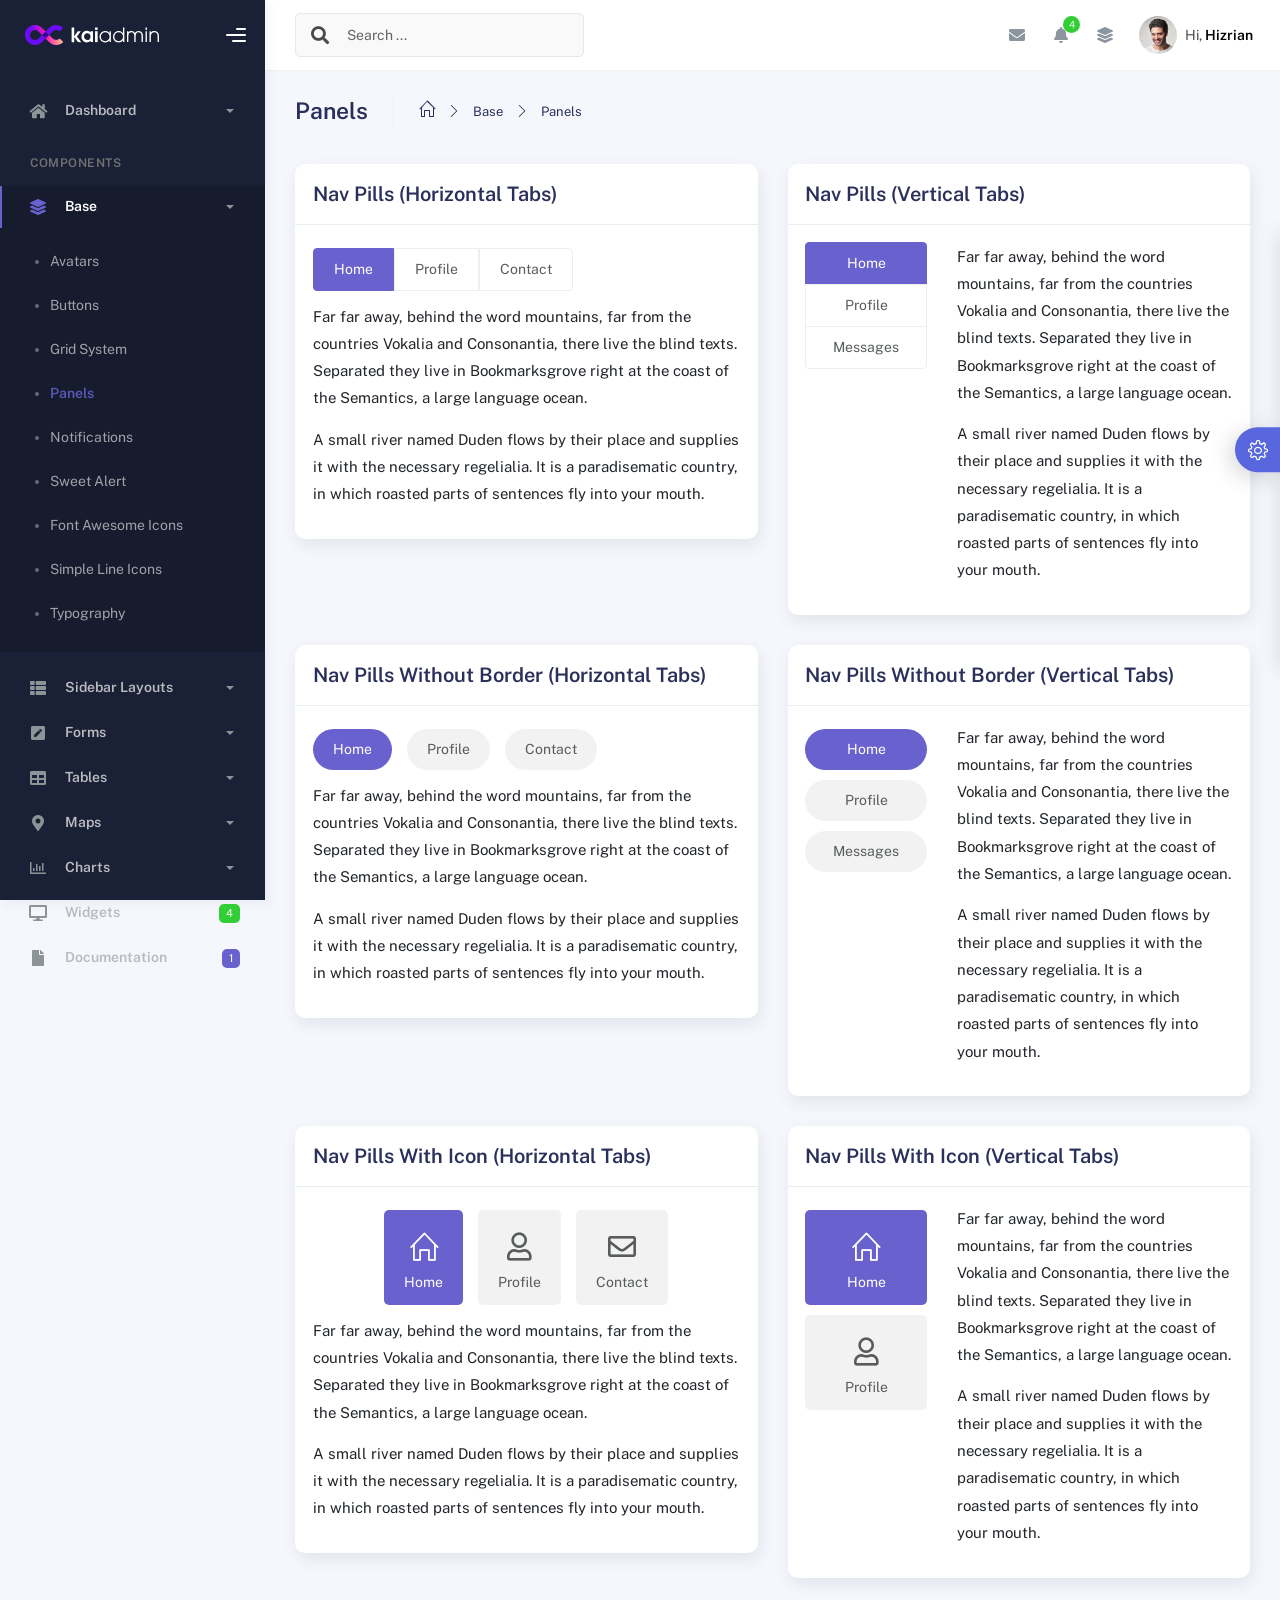
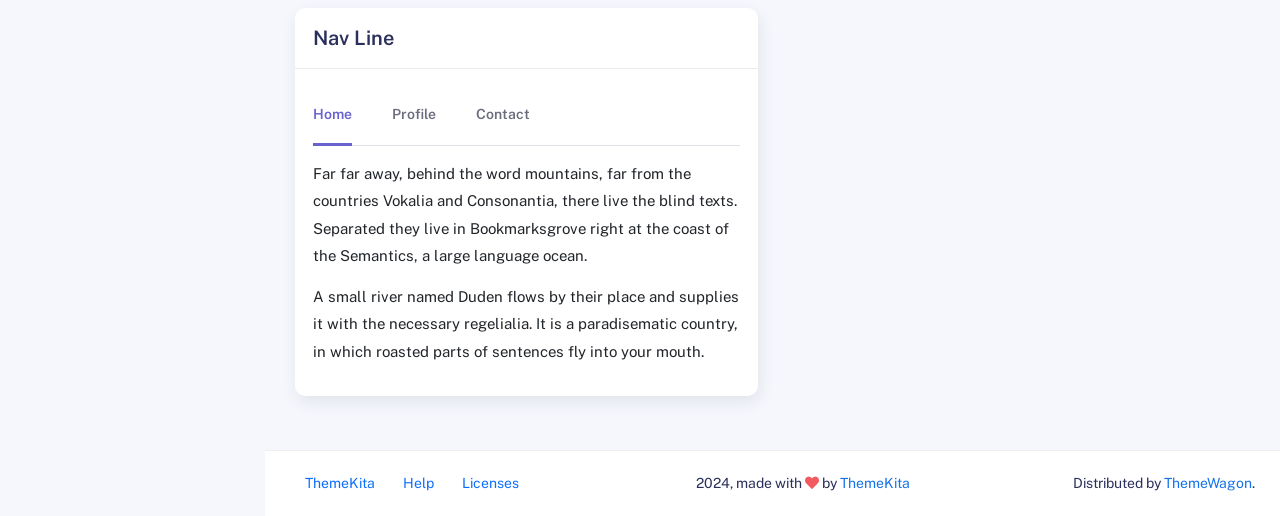
<file: public/components/panels.html>
<!DOCTYPE html>
<html lang="en">
<head>
	<meta http-equiv="X-UA-Compatible" content="IE=edge" />
	<title>Panels - Kaiadmin Bootstrap 5 Admin Dashboard</title>
	<meta content='width=device-width, initial-scale=1.0, shrink-to-fit=no' name='viewport' />
	<link rel="icon" href="../assets/img/kaiadmin/favicon.ico" type="image/x-icon"/>

	<!-- Fonts and icons -->
	<script src="../assets/js/plugin/webfont/webfont.min.js"></script>
	<script>
		WebFont.load({
			google: {"families":["Public Sans:300,400,500,600,700"]},
			custom: {"families":["Font Awesome 5 Solid", "Font Awesome 5 Regular", "Font Awesome 5 Brands", "simple-line-icons"], urls: ['../assets/css/fonts.min.css']},
			active: function() {
				sessionStorage.fonts = true;
			}
		});
	</script>

	<!-- CSS Files -->
	<link rel="stylesheet" href="../assets/css/bootstrap.min.css">
	<link rel="stylesheet" href="../assets/css/plugins.min.css">
	<link rel="stylesheet" href="../assets/css/kaiadmin.min.css">

	<!-- CSS Just for demo purpose, don't include it in your project -->
	<link rel="stylesheet" href="../assets/css/demo.css">
</head>
<body>
	<div class="wrapper">
		<!-- Sidebar -->
		<div class="sidebar" data-background-color="dark">
			<div class="sidebar-logo">
				<!-- Logo Header -->
				<div class="logo-header" data-background-color="dark">

					<a href="../index.html" class="logo">
						<img src="../assets/img/kaiadmin/logo_light.svg" alt="navbar brand" class="navbar-brand" height="20">
					</a>
					<div class="nav-toggle">
						<button class="btn btn-toggle toggle-sidebar">
							<i class="gg-menu-right"></i>
						</button>
						<button class="btn btn-toggle sidenav-toggler">
							<i class="gg-menu-left"></i>
						</button>
					</div>
					<button class="topbar-toggler more">
						<i class="gg-more-vertical-alt"></i>
					</button>
				</div>
				<!-- End Logo Header -->	
			</div>	
			<div class="sidebar-wrapper scrollbar scrollbar-inner">
				<div class="sidebar-content">
					<ul class="nav nav-secondary">
						<li class="nav-item">
							<a data-bs-toggle="collapse" href="#dashboard" class="collapsed" aria-expanded="false">
								<i class="fas fa-home"></i>
								<p>Dashboard</p>
								<span class="caret"></span>
							</a>
							<div class="collapse" id="dashboard">
								<ul class="nav nav-collapse">
									<li>
										<a href="../../demo1/index.html">
											<span class="sub-item">Dashboard 1</span>
										</a>
									</li>
								</ul>
							</div>
						</li>
						<li class="nav-section">
							<span class="sidebar-mini-icon">
								<i class="fa fa-ellipsis-h"></i>
							</span>
							<h4 class="text-section">Components</h4>
						</li>
						<li class="nav-item active submenu">
							<a data-bs-toggle="collapse" href="#base">
								<i class="fas fa-layer-group"></i>
								<p>Base</p>
								<span class="caret"></span>
							</a>
							<div class="collapse show" id="base">
								<ul class="nav nav-collapse">
									<li>
										<a href="../components/avatars.html">
											<span class="sub-item">Avatars</span>
										</a>
									</li>
									<li>
										<a href="../components/buttons.html">
											<span class="sub-item">Buttons</span>
										</a>
									</li>
									<li>
										<a href="../components/gridsystem.html">
											<span class="sub-item">Grid System</span>
										</a>
									</li>
									<li class="active">
										<a href="../components/panels.html">
											<span class="sub-item">Panels</span>
										</a>
									</li>
									<li>
										<a href="../components/notifications.html">
											<span class="sub-item">Notifications</span>
										</a>
									</li>
									<li>
										<a href="../components/sweetalert.html">
											<span class="sub-item">Sweet Alert</span>
										</a>
									</li>
									<li>
										<a href="../components/font-awesome-icons.html">
											<span class="sub-item">Font Awesome Icons</span>
										</a>
									</li>
									<li>
										<a href="../components/simple-line-icons.html">
											<span class="sub-item">Simple Line Icons</span>
										</a>
									</li>
									<li>
										<a href="../components/typography.html">
											<span class="sub-item">Typography</span>
										</a>
									</li>
								</ul>
							</div>
						</li>
						<li class="nav-item">
							<a data-bs-toggle="collapse" href="#sidebarLayouts">
								<i class="fas fa-th-list"></i>
								<p>Sidebar Layouts</p>
								<span class="caret"></span>
							</a>
							<div class="collapse" id="sidebarLayouts">
								<ul class="nav nav-collapse">
									<li>
										<a href="../sidebar-style-2.html">
											<span class="sub-item">Sidebar Style 2</span>
										</a>
									</li>
									<li>
										<a href="../icon-menu.html">
											<span class="sub-item">Icon Menu</span>
										</a>
									</li>
								</ul>
							</div>
						</li>
						<li class="nav-item">
							<a data-bs-toggle="collapse" href="#forms">
								<i class="fas fa-pen-square"></i>
								<p>Forms</p>
								<span class="caret"></span>
							</a>
							<div class="collapse" id="forms">
								<ul class="nav nav-collapse">
									<li>
										<a href="../forms/forms.html">
											<span class="sub-item">Basic Form</span>
										</a>
									</li>
								</ul>
							</div>
						</li>
						<li class="nav-item">
							<a data-bs-toggle="collapse" href="#tables">
								<i class="fas fa-table"></i>
								<p>Tables</p>
								<span class="caret"></span>
							</a>
							<div class="collapse" id="tables">
								<ul class="nav nav-collapse">
									<li>
										<a href="../tables/tables.html">
											<span class="sub-item">Basic Table</span>
										</a>
									</li>
									<li>
										<a href="../tables/datatables.html">
											<span class="sub-item">Datatables</span>
										</a>
									</li>
								</ul>
							</div>
						</li>
						<li class="nav-item">
							<a data-bs-toggle="collapse" href="#maps">
								<i class="fas fa-map-marker-alt"></i>
								<p>Maps</p>
								<span class="caret"></span>
							</a>
							<div class="collapse" id="maps">
								<ul class="nav nav-collapse">
									<li>
										<a href="../maps/googlemaps.html">
											<span class="sub-item">Google Maps</span>
										</a>
									</li>
									<li>
										<a href="../maps/jsvectormap.html">
											<span class="sub-item">Jsvectormap</span>
										</a>
									</li>
								</ul>
							</div>
						</li>
						<li class="nav-item">
							<a data-bs-toggle="collapse" href="#charts">
								<i class="far fa-chart-bar"></i>
								<p>Charts</p>
								<span class="caret"></span>
							</a>
							<div class="collapse" id="charts">
								<ul class="nav nav-collapse">
									<li>
										<a href="../charts/charts.html">
											<span class="sub-item">Chart Js</span>
										</a>
									</li>
									<li>
										<a href="../charts/sparkline.html">
											<span class="sub-item">Sparkline</span>
										</a>
									</li>
								</ul>
							</div>
						</li>
						<li class="nav-item">
							<a href="../widgets.html">
								<i class="fas fa-desktop"></i>
								<p>Widgets</p>
								<span class="badge badge-success">4</span>
							</a>
						</li>
						<li class="nav-item">
							<a href="../../../documentation/index.html">
							  <i class="fas fa-file"></i>
							  <p>Documentation</p>
							  <span class="badge badge-secondary">1</span>
							</a>
						</li>
						<li class="nav-item">
							<a data-bs-toggle="collapse" href="#submenu">
								<i class="fas fa-bars"></i>
								<p>Menu Levels</p>
								<span class="caret"></span>
							</a>
							<div class="collapse" id="submenu">
								<ul class="nav nav-collapse">
									<li>
										<a data-bs-toggle="collapse" href="#subnav1">
											<span class="sub-item">Level 1</span>
											<span class="caret"></span>
										</a>
										<div class="collapse" id="subnav1">
											<ul class="nav nav-collapse subnav">
												<li>
													<a href="#">
														<span class="sub-item">Level 2</span>
													</a>
												</li>
												<li>
													<a href="#">
														<span class="sub-item">Level 2</span>
													</a>
												</li>
											</ul>
										</div>
									</li>
									<li>
										<a data-bs-toggle="collapse" href="#subnav2">
											<span class="sub-item">Level 1</span>
											<span class="caret"></span>
										</a>
										<div class="collapse" id="subnav2">
											<ul class="nav nav-collapse subnav">
												<li>
													<a href="#">
														<span class="sub-item">Level 2</span>
													</a>
												</li>
											</ul>
										</div>
									</li>
									<li>
										<a href="#">
											<span class="sub-item">Level 1</span>
										</a>
									</li>
								</ul>
							</div>
						</li>
					</ul>
				</div>
			</div>
		</div>
		<!-- End Sidebar -->

		<div class="main-panel">
			<div class="main-header">
				<div class="main-header-logo">
					<!-- Logo Header -->
					<div class="logo-header" data-background-color="dark">

						<a href="../index.html" class="logo">
							<img src="../assets/img/kaiadmin/logo_light.svg" alt="navbar brand" class="navbar-brand" height="20">
						</a>
						<div class="nav-toggle">
							<button class="btn btn-toggle toggle-sidebar">
								<i class="gg-menu-right"></i>
							</button>
							<button class="btn btn-toggle sidenav-toggler">
								<i class="gg-menu-left"></i>
							</button>
						</div>
						<button class="topbar-toggler more">
							<i class="gg-more-vertical-alt"></i>
						</button>

					</div>
					<!-- End Logo Header -->
				</div>
				<!-- Navbar Header -->
				<nav class="navbar navbar-header navbar-header-transparent navbar-expand-lg border-bottom">

					<div class="container-fluid">
						<nav class="navbar navbar-header-left navbar-expand-lg navbar-form nav-search p-0 d-none d-lg-flex">
							<div class="input-group">
								<div class="input-group-prepend">
									<button type="submit" class="btn btn-search pe-1">
										<i class="fa fa-search search-icon"></i>
									</button>
								</div>
								<input type="text" placeholder="Search ..." class="form-control">
							</div>
						</nav>

						<ul class="navbar-nav topbar-nav ms-md-auto align-items-center">
							<li class="nav-item topbar-icon dropdown hidden-caret d-flex d-lg-none">
								<a class="nav-link dropdown-toggle" data-bs-toggle="dropdown" href="#" role="button" aria-expanded="false" aria-haspopup="true">
									<i class="fa fa-search"></i>
								</a>
								<ul class="dropdown-menu dropdown-search animated fadeIn">
									<form class="navbar-left navbar-form nav-search">
										<div class="input-group">
											<input type="text" placeholder="Search ..." class="form-control">
										</div>
									</form>
								</ul>
							</li>
							<li class="nav-item topbar-icon dropdown hidden-caret">
								<a class="nav-link dropdown-toggle" href="#" id="messageDropdown" role="button" data-bs-toggle="dropdown" aria-haspopup="true" aria-expanded="false">
									<i class="fa fa-envelope"></i>
								</a>
								<ul class="dropdown-menu messages-notif-box animated fadeIn" aria-labelledby="messageDropdown">
									<li>
										<div class="dropdown-title d-flex justify-content-between align-items-center">
											Messages 									
											<a href="#" class="small">Mark all as read</a>
										</div>
									</li>
									<li>
										<div class="message-notif-scroll scrollbar-outer">
											<div class="notif-center">
												<a href="#">
													<div class="notif-img"> 
														<img src="../assets/img/jm_denis.jpg" alt="Img Profile">
													</div>
													<div class="notif-content">
														<span class="subject">Jimmy Denis</span>
														<span class="block">
															How are you ?
														</span>
														<span class="time">5 minutes ago</span> 
													</div>
												</a>
												<a href="#">
													<div class="notif-img"> 
														<img src="../assets/img/chadengle.jpg" alt="Img Profile">
													</div>
													<div class="notif-content">
														<span class="subject">Chad</span>
														<span class="block">
															Ok, Thanks !
														</span>
														<span class="time">12 minutes ago</span> 
													</div>
												</a>
												<a href="#">
													<div class="notif-img"> 
														<img src="../assets/img/mlane.jpg" alt="Img Profile">
													</div>
													<div class="notif-content">
														<span class="subject">Jhon Doe</span>
														<span class="block">
															Ready for the meeting today...
														</span>
														<span class="time">12 minutes ago</span> 
													</div>
												</a>
												<a href="#">
													<div class="notif-img"> 
														<img src="../assets/img/talha.jpg" alt="Img Profile">
													</div>
													<div class="notif-content">
														<span class="subject">Talha</span>
														<span class="block">
															Hi, Apa Kabar ?
														</span>
														<span class="time">17 minutes ago</span> 
													</div>
												</a>
											</div>
										</div>
									</li>
									<li>
										<a class="see-all" href="javascript:void(0);">See all messages<i class="fa fa-angle-right"></i> </a>
									</li>
								</ul>
							</li>
							<li class="nav-item topbar-icon dropdown hidden-caret">
								<a class="nav-link dropdown-toggle" href="#" id="notifDropdown" role="button" data-bs-toggle="dropdown" aria-haspopup="true" aria-expanded="false">
									<i class="fa fa-bell"></i>
									<span class="notification">4</span>
								</a>
								<ul class="dropdown-menu notif-box animated fadeIn" aria-labelledby="notifDropdown">
									<li>
										<div class="dropdown-title">You have 4 new notification</div>
									</li>
									<li>
										<div class="notif-scroll scrollbar-outer">
											<div class="notif-center">
												<a href="#">
													<div class="notif-icon notif-primary"> <i class="fa fa-user-plus"></i> </div>
													<div class="notif-content">
														<span class="block">
															New user registered
														</span>
														<span class="time">5 minutes ago</span> 
													</div>
												</a>
												<a href="#">
													<div class="notif-icon notif-success"> <i class="fa fa-comment"></i> </div>
													<div class="notif-content">
														<span class="block">
															Rahmad commented on Admin
														</span>
														<span class="time">12 minutes ago</span> 
													</div>
												</a>
												<a href="#">
													<div class="notif-img"> 
														<img src="../assets/img/profile2.jpg" alt="Img Profile">
													</div>
													<div class="notif-content">
														<span class="block">
															Reza send messages to you
														</span>
														<span class="time">12 minutes ago</span> 
													</div>
												</a>
												<a href="#">
													<div class="notif-icon notif-danger"> <i class="fa fa-heart"></i> </div>
													<div class="notif-content">
														<span class="block">
															Farrah liked Admin
														</span>
														<span class="time">17 minutes ago</span> 
													</div>
												</a>
											</div>
										</div>
									</li>
									<li>
										<a class="see-all" href="javascript:void(0);">See all notifications<i class="fa fa-angle-right"></i> </a>
									</li>
								</ul>
							</li>
							<li class="nav-item topbar-icon dropdown hidden-caret">
								<a class="nav-link" data-bs-toggle="dropdown" href="#" aria-expanded="false">
									<i class="fas fa-layer-group"></i>
								</a>
								<div class="dropdown-menu quick-actions animated fadeIn">
									<div class="quick-actions-header">
										<span class="title mb-1">Quick Actions</span>
										<span class="subtitle op-7">Shortcuts</span>
									</div>
									<div class="quick-actions-scroll scrollbar-outer">
										<div class="quick-actions-items">
											<div class="row m-0">
												<a class="col-6 col-md-4 p-0" href="#">
													<div class="quick-actions-item">
														<div class="avatar-item bg-danger rounded-circle">
															<i class="far fa-calendar-alt"></i>
														</div>
														<span class="text">Calendar</span>
													</div>
												</a>
												<a class="col-6 col-md-4 p-0" href="#">
													<div class="quick-actions-item">
														<div class="avatar-item bg-warning rounded-circle">
															<i class="fas fa-map"></i>
														</div>
														<span class="text">Maps</span>
													</div>
												</a>
												<a class="col-6 col-md-4 p-0" href="#">
													<div class="quick-actions-item">
														<div class="avatar-item bg-info rounded-circle">
															<i class="fas fa-file-excel"></i>
														</div>
														<span class="text">Reports</span>
													</div>
												</a>
												<a class="col-6 col-md-4 p-0" href="#">
													<div class="quick-actions-item">
														<div class="avatar-item bg-success rounded-circle">
															<i class="fas fa-envelope"></i>
														</div>
														<span class="text">Emails</span>
													</div>
												</a>
												<a class="col-6 col-md-4 p-0" href="#">
													<div class="quick-actions-item">
														<div class="avatar-item bg-primary rounded-circle">
															<i class="fas fa-file-invoice-dollar"></i>
														</div>
														<span class="text">Invoice</span>
													</div>
												</a>
												<a class="col-6 col-md-4 p-0" href="#">
													<div class="quick-actions-item">
														<div class="avatar-item bg-secondary rounded-circle">
															<i class="fas fa-credit-card"></i>
														</div>
														<span class="text">Payments</span>
													</div>
												</a>
											</div>
										</div>
									</div>
								</div>
							</li>
							
							<li class="nav-item topbar-user dropdown hidden-caret">
								<a class="dropdown-toggle profile-pic" data-bs-toggle="dropdown" href="#" aria-expanded="false">
									<div class="avatar-sm">
										<img src="../assets/img/profile.jpg" alt="..." class="avatar-img rounded-circle">
									</div>
									<span class="profile-username">
										<span class="op-7">Hi,</span> <span class="fw-bold">Hizrian</span>
									</span>
								</a>
								<ul class="dropdown-menu dropdown-user animated fadeIn">
									<div class="dropdown-user-scroll scrollbar-outer">
										<li>
											<div class="user-box">
												<div class="avatar-lg"><img src="../assets/img/profile.jpg" alt="image profile" class="avatar-img rounded"></div>
												<div class="u-text">
													<h4>Hizrian</h4>
													<p class="text-muted">hello@example.com</p><a href="profile.html" class="btn btn-xs btn-secondary btn-sm">View Profile</a>
												</div>
											</div>
										</li>
										<li>
											<div class="dropdown-divider"></div>
											<a class="dropdown-item" href="#">My Profile</a>
											<a class="dropdown-item" href="#">My Balance</a>
											<a class="dropdown-item" href="#">Inbox</a>
											<div class="dropdown-divider"></div>
											<a class="dropdown-item" href="#">Account Setting</a>
											<div class="dropdown-divider"></div>
											<a class="dropdown-item" href="#">Logout</a>
										</li>
									</div>
								</ul>
							</li>
						</ul>
					</div>
				</nav>
				<!-- End Navbar -->
			</div>
			
			<div class="container">
				<div class="page-inner">
					<div class="page-header">
						<h3 class="fw-bold mb-3">Panels</h3>
						<ul class="breadcrumbs mb-3">
							<li class="nav-home">
								<a href="#">
									<i class="icon-home"></i>
								</a>
							</li>
							<li class="separator">
								<i class="icon-arrow-right"></i>
							</li>
							<li class="nav-item">
								<a href="#">Base</a>
							</li>
							<li class="separator">
								<i class="icon-arrow-right"></i>
							</li>
							<li class="nav-item">
								<a href="#">Panels</a>
							</li>
						</ul>
					</div>
					<div class="row">
						<div class="col-md-6">
							<div class="card">
								<div class="card-header">
									<h4 class="card-title">Nav Pills (Horizontal Tabs)</h4>
								</div>
								<div class="card-body">
									<ul class="nav nav-pills nav-secondary" id="pills-tab" role="tablist">
										<li class="nav-item">
											<a class="nav-link active" id="pills-home-tab" data-bs-toggle="pill" href="#pills-home" role="tab" aria-controls="pills-home" aria-selected="true">Home</a>
										</li>
										<li class="nav-item">
											<a class="nav-link" id="pills-profile-tab" data-bs-toggle="pill" href="#pills-profile" role="tab" aria-controls="pills-profile" aria-selected="false">Profile</a>
										</li>
										<li class="nav-item">
											<a class="nav-link" id="pills-contact-tab" data-bs-toggle="pill" href="#pills-contact" role="tab" aria-controls="pills-contact" aria-selected="false">Contact</a>
										</li>
									</ul>
									<div class="tab-content mt-2 mb-3" id="pills-tabContent">
										<div class="tab-pane fade show active" id="pills-home" role="tabpanel" aria-labelledby="pills-home-tab">
											<p>Far far away, behind the word mountains, far from the countries Vokalia and Consonantia, there live the blind texts. Separated they live in Bookmarksgrove right at the coast of the Semantics, a large language ocean.</p>

											<p>A small river named Duden flows by their place and supplies it with the necessary regelialia. It is a paradisematic country, in which roasted parts of sentences fly into your mouth.</p>
										</div>
										<div class="tab-pane fade" id="pills-profile" role="tabpanel" aria-labelledby="pills-profile-tab">
											<p>Even the all-powerful Pointing has no control about the blind texts it is an almost unorthographic life One day however a small line of blind text by the name of Lorem Ipsum decided to leave for the far World of Grammar.</p>
											<p>The Big Oxmox advised her not to do so, because there were thousands of bad Commas, wild Question Marks and devious Semikoli, but the Little Blind Text didn’t listen. She packed her seven versalia, put her initial into the belt and made herself on the way.
											</p>
										</div>
										<div class="tab-pane fade" id="pills-contact" role="tabpanel" aria-labelledby="pills-contact-tab">
											<p>Pityful a rethoric question ran over her cheek, then she continued her way. On her way she met a copy. The copy warned the Little Blind Text, that where it came from it would have been rewritten a thousand times and everything that was left from its origin would be the word "and" and the Little Blind Text should turn around and return to its own, safe country.</p>

											<p> But nothing the copy said could convince her and so it didn’t take long until a few insidious Copy Writers ambushed her, made her drunk with Longe and Parole and dragged her into their agency, where they abused her for their</p>
										</div>
									</div>
								</div>
							</div>
						</div>
						<div class="col-md-6">
							<div class="card">
								<div class="card-header">
									<h4 class="card-title">Nav Pills (Vertical Tabs)</h4>
								</div>
								<div class="card-body">
									<div class="row">
										<div class="col-5 col-md-4">
											<div class="nav flex-column nav-pills nav-secondary" id="v-pills-tab" role="tablist" aria-orientation="vertical">
												<a class="nav-link active" id="v-pills-home-tab" data-bs-toggle="pill" href="#v-pills-home" role="tab" aria-controls="v-pills-home" aria-selected="true">Home</a>
												<a class="nav-link" id="v-pills-profile-tab" data-bs-toggle="pill" href="#v-pills-profile" role="tab" aria-controls="v-pills-profile" aria-selected="false">Profile</a>
												<a class="nav-link" id="v-pills-messages-tab" data-bs-toggle="pill" href="#v-pills-messages" role="tab" aria-controls="v-pills-messages" aria-selected="false">Messages</a>
											</div>
										</div>
										<div class="col-7 col-md-8">
											<div class="tab-content" id="v-pills-tabContent">
												<div class="tab-pane fade show active" id="v-pills-home" role="tabpanel" aria-labelledby="v-pills-home-tab">
													<p>Far far away, behind the word mountains, far from the countries Vokalia and Consonantia, there live the blind texts. Separated they live in Bookmarksgrove right at the coast of the Semantics, a large language ocean.</p>

													<p>A small river named Duden flows by their place and supplies it with the necessary regelialia. It is a paradisematic country, in which roasted parts of sentences fly into your mouth.</p>
												</div>
												<div class="tab-pane fade" id="v-pills-profile" role="tabpanel" aria-labelledby="v-pills-profile-tab">
													<p>Even the all-powerful Pointing has no control about the blind texts it is an almost unorthographic life One day however a small line of blind text by the name of Lorem Ipsum decided to leave for the far World of Grammar.</p>
													<p>The Big Oxmox advised her not to do so, because there were thousands of bad Commas, wild Question Marks and devious Semikoli, but the Little Blind Text didn’t listen. She packed her seven versalia, put her initial into the belt and made herself on the way.
													</p>
												</div>
												<div class="tab-pane fade" id="v-pills-messages" role="tabpanel" aria-labelledby="v-pills-messages-tab">
													<p>Pityful a rethoric question ran over her cheek, then she continued her way. On her way she met a copy. The copy warned the Little Blind Text, that where it came from it would have been rewritten a thousand times and everything that was left from its origin would be the word "and" and the Little Blind Text should turn around and return to its own, safe country.</p>

													<p> But nothing the copy said could convince her and so it didn’t take long until a few insidious Copy Writers ambushed her, made her drunk with Longe and Parole and dragged her into their agency, where they abused her for their</p>
												</div>
											</div>
										</div>
									</div>
								</div>
							</div>
						</div>
						<div class="col-md-6">
							<div class="card">
								<div class="card-header">
									<h4 class="card-title">Nav Pills Without Border (Horizontal Tabs)</h4>
								</div>
								<div class="card-body">
									<ul class="nav nav-pills nav-secondary nav-pills-no-bd" id="pills-tab-without-border" role="tablist">
										<li class="nav-item">
											<a class="nav-link active" id="pills-home-tab-nobd" data-bs-toggle="pill" href="#pills-home-nobd" role="tab" aria-controls="pills-home-nobd" aria-selected="true">Home</a>
										</li>
										<li class="nav-item">
											<a class="nav-link" id="pills-profile-tab-nobd" data-bs-toggle="pill" href="#pills-profile-nobd" role="tab" aria-controls="pills-profile-nobd" aria-selected="false">Profile</a>
										</li>
										<li class="nav-item">
											<a class="nav-link" id="pills-contact-tab-nobd" data-bs-toggle="pill" href="#pills-contact-nobd" role="tab" aria-controls="pills-contact-nobd" aria-selected="false">Contact</a>
										</li>
									</ul>
									<div class="tab-content mt-2 mb-3" id="pills-without-border-tabContent">
										<div class="tab-pane fade show active" id="pills-home-nobd" role="tabpanel" aria-labelledby="pills-home-tab-nobd">
											<p>Far far away, behind the word mountains, far from the countries Vokalia and Consonantia, there live the blind texts. Separated they live in Bookmarksgrove right at the coast of the Semantics, a large language ocean.</p>

											<p>A small river named Duden flows by their place and supplies it with the necessary regelialia. It is a paradisematic country, in which roasted parts of sentences fly into your mouth.</p>
										</div>
										<div class="tab-pane fade" id="pills-profile-nobd" role="tabpanel" aria-labelledby="pills-profile-tab-nobd">
											<p>Even the all-powerful Pointing has no control about the blind texts it is an almost unorthographic life One day however a small line of blind text by the name of Lorem Ipsum decided to leave for the far World of Grammar.</p>
											<p>The Big Oxmox advised her not to do so, because there were thousands of bad Commas, wild Question Marks and devious Semikoli, but the Little Blind Text didn’t listen. She packed her seven versalia, put her initial into the belt and made herself on the way.
											</p>
										</div>
										<div class="tab-pane fade" id="pills-contact-nobd" role="tabpanel" aria-labelledby="pills-contact-tab-nobd">
											<p>Pityful a rethoric question ran over her cheek, then she continued her way. On her way she met a copy. The copy warned the Little Blind Text, that where it came from it would have been rewritten a thousand times and everything that was left from its origin would be the word "and" and the Little Blind Text should turn around and return to its own, safe country.</p>

											<p> But nothing the copy said could convince her and so it didn’t take long until a few insidious Copy Writers ambushed her, made her drunk with Longe and Parole and dragged her into their agency, where they abused her for their</p>
										</div>
									</div>
								</div>
							</div>
						</div>
						<div class="col-md-6">
							<div class="card">
								<div class="card-header">
									<h4 class="card-title">Nav Pills Without Border (Vertical Tabs)</h4>
								</div>
								<div class="card-body">
									<div class="row">
										<div class="col-5 col-md-4">
											<div class="nav flex-column nav-pills nav-secondary nav-pills-no-bd" id="v-pills-tab-without-border" role="tablist" aria-orientation="vertical">
												<a class="nav-link active" id="v-pills-home-tab-nobd" data-bs-toggle="pill" href="#v-pills-home-nobd" role="tab" aria-controls="v-pills-home-nobd" aria-selected="true">Home</a>
												<a class="nav-link" id="v-pills-profile-tab-nobd" data-bs-toggle="pill" href="#v-pills-profile-nobd" role="tab" aria-controls="v-pills-profile-nobd" aria-selected="false">Profile</a>
												<a class="nav-link" id="v-pills-messages-tab-nobd" data-bs-toggle="pill" href="#v-pills-messages-nobd" role="tab" aria-controls="v-pills-messages-nobd" aria-selected="false">Messages</a>
											</div>
										</div>
										<div class="col-7 col-md-8">
											<div class="tab-content" id="v-pills-without-border-tabContent">
												<div class="tab-pane fade show active" id="v-pills-home-nobd" role="tabpanel" aria-labelledby="v-pills-home-tab-nobd">
													<p>Far far away, behind the word mountains, far from the countries Vokalia and Consonantia, there live the blind texts. Separated they live in Bookmarksgrove right at the coast of the Semantics, a large language ocean.</p>

													<p>A small river named Duden flows by their place and supplies it with the necessary regelialia. It is a paradisematic country, in which roasted parts of sentences fly into your mouth.</p>
												</div>
												<div class="tab-pane fade" id="v-pills-profile-nobd" role="tabpanel" aria-labelledby="v-pills-profile-tab-nobd">
													<p>Even the all-powerful Pointing has no control about the blind texts it is an almost unorthographic life One day however a small line of blind text by the name of Lorem Ipsum decided to leave for the far World of Grammar.</p>
													<p>The Big Oxmox advised her not to do so, because there were thousands of bad Commas, wild Question Marks and devious Semikoli, but the Little Blind Text didn’t listen. She packed her seven versalia, put her initial into the belt and made herself on the way.
													</p>
												</div>
												<div class="tab-pane fade" id="v-pills-messages-nobd" role="tabpanel" aria-labelledby="v-pills-messages-tab-nobd">
													<p>Pityful a rethoric question ran over her cheek, then she continued her way. On her way she met a copy. The copy warned the Little Blind Text, that where it came from it would have been rewritten a thousand times and everything that was left from its origin would be the word "and" and the Little Blind Text should turn around and return to its own, safe country.</p>

													<p> But nothing the copy said could convince her and so it didn’t take long until a few insidious Copy Writers ambushed her, made her drunk with Longe and Parole and dragged her into their agency, where they abused her for their</p>
												</div>
											</div>
										</div>
									</div>
								</div>
							</div>
						</div>
						<div class="col-md-6">
							<div class="card">
								<div class="card-header">
									<h4 class="card-title">Nav Pills With Icon (Horizontal Tabs)</h4>
								</div>
								<div class="card-body">
									<ul class="nav nav-pills nav-secondary  nav-pills-no-bd nav-pills-icons justify-content-center" id="pills-tab-with-icon" role="tablist">
										<li class="nav-item">
											<a class="nav-link active" id="pills-home-tab-icon" data-bs-toggle="pill" href="#pills-home-icon" role="tab" aria-controls="pills-home-icon" aria-selected="true">
												<i class="icon-home"></i>
												Home
											</a>
										</li>
										<li class="nav-item">
											<a class="nav-link" id="pills-profile-tab-icon" data-bs-toggle="pill" href="#pills-profile-icon" role="tab" aria-controls="pills-profile-icon" aria-selected="false">
												<i class="far fa-user"></i>
												Profile
											</a>
										</li>
										<li class="nav-item">
											<a class="nav-link" id="pills-contact-tab-icon" data-bs-toggle="pill" href="#pills-contact-icon" role="tab" aria-controls="pills-contact-icon" aria-selected="false">
												<i class="far fa-envelope"></i>
												Contact
											</a>
										</li>
									</ul>
									<div class="tab-content mt-2 mb-3" id="pills-with-icon-tabContent">
										<div class="tab-pane fade show active" id="pills-home-icon" role="tabpanel" aria-labelledby="pills-home-tab-icon">
											<p>Far far away, behind the word mountains, far from the countries Vokalia and Consonantia, there live the blind texts. Separated they live in Bookmarksgrove right at the coast of the Semantics, a large language ocean.</p>

											<p>A small river named Duden flows by their place and supplies it with the necessary regelialia. It is a paradisematic country, in which roasted parts of sentences fly into your mouth.</p>
										</div>
										<div class="tab-pane fade" id="pills-profile-icon" role="tabpanel" aria-labelledby="pills-profile-tab-icon">
											<p>Even the all-powerful Pointing has no control about the blind texts it is an almost unorthographic life One day however a small line of blind text by the name of Lorem Ipsum decided to leave for the far World of Grammar.</p>
											<p>The Big Oxmox advised her not to do so, because there were thousands of bad Commas, wild Question Marks and devious Semikoli, but the Little Blind Text didn’t listen. She packed her seven versalia, put her initial into the belt and made herself on the way.
											</p>
										</div>
										<div class="tab-pane fade" id="pills-contact-icon" role="tabpanel" aria-labelledby="pills-contact-tab-icon">
											<p>Pityful a rethoric question ran over her cheek, then she continued her way. On her way she met a copy. The copy warned the Little Blind Text, that where it came from it would have been rewritten a thousand times and everything that was left from its origin would be the word "and" and the Little Blind Text should turn around and return to its own, safe country.</p>

											<p> But nothing the copy said could convince her and so it didn’t take long until a few insidious Copy Writers ambushed her, made her drunk with Longe and Parole and dragged her into their agency, where they abused her for their</p>
										</div>
									</div>
								</div>
							</div>
						</div>
						<div class="col-md-6">
							<div class="card">
								<div class="card-header">
									<h4 class="card-title">Nav Pills With Icon (Vertical Tabs)</h4>
								</div>
								<div class="card-body">
									<div class="row">
										<div class="col-5 col-md-4">
											<div class="nav flex-column nav-pills nav-secondary nav-pills-no-bd nav-pills-icons" id="v-pills-tab-with-icon" role="tablist" aria-orientation="vertical">
												<a class="nav-link active" id="v-pills-home-tab-icons" data-bs-toggle="pill" href="#v-pills-home-icons" role="tab" aria-controls="v-pills-home-icons" aria-selected="true">
													<i class="icon-home"></i>
													Home
												</a>
												<a class="nav-link" id="v-pills-profile-tab-icons" data-bs-toggle="pill" href="#v-pills-profile-icons" role="tab" aria-controls="v-pills-profile-icons" aria-selected="false">
													<i class="far fa-user"></i>
													Profile
												</a>
											</div>
										</div>
										<div class="col-7 col-md-8">
											<div class="tab-content" id="v-pills-with-icon-tabContent">
												<div class="tab-pane fade show active" id="v-pills-home-icons" role="tabpanel" aria-labelledby="v-pills-home-tab-icons">
													<p>Far far away, behind the word mountains, far from the countries Vokalia and Consonantia, there live the blind texts. Separated they live in Bookmarksgrove right at the coast of the Semantics, a large language ocean.</p>

													<p>A small river named Duden flows by their place and supplies it with the necessary regelialia. It is a paradisematic country, in which roasted parts of sentences fly into your mouth.</p>
												</div>
												<div class="tab-pane fade" id="v-pills-profile-icons" role="tabpanel" aria-labelledby="v-pills-profile-tab-icons">
													<p>Even the all-powerful Pointing has no control about the blind texts it is an almost unorthographic life One day however a small line of blind text by the name of Lorem Ipsum decided to leave for the far World of Grammar.</p>
													<p>The Big Oxmox advised her not to do so, because there were thousands of bad Commas, wild Question Marks and devious Semikoli, but the Little Blind Text didn’t listen. She packed her seven versalia, put her initial into the belt and made herself on the way.
													</p>
												</div>
											</div>
										</div>
									</div>
								</div>
							</div>
						</div>
						<div class="col-md-6">
							<div class="card">
								<div class="card-header">
									<h4 class="card-title">Nav Line</h4>
								</div>
								<div class="card-body">
									<ul class="nav nav-tabs nav-line nav-color-secondary" id="line-tab" role="tablist">
										<li class="nav-item">
											<a class="nav-link active" id="line-home-tab" data-bs-toggle="pill" href="#line-home" role="tab" aria-controls="pills-home" aria-selected="true">Home</a>
										</li>
										<li class="nav-item">
											<a class="nav-link" id="line-profile-tab" data-bs-toggle="pill" href="#line-profile" role="tab" aria-controls="pills-profile" aria-selected="false">Profile</a>
										</li>
										<li class="nav-item">
											<a class="nav-link" id="line-contact-tab" data-bs-toggle="pill" href="#line-contact" role="tab" aria-controls="pills-contact" aria-selected="false">Contact</a>
										</li>
									</ul>
									<div class="tab-content mt-3 mb-3" id="line-tabContent">
										<div class="tab-pane fade show active" id="line-home" role="tabpanel" aria-labelledby="line-home-tab">
											<p>Far far away, behind the word mountains, far from the countries Vokalia and Consonantia, there live the blind texts. Separated they live in Bookmarksgrove right at the coast of the Semantics, a large language ocean.</p>

											<p>A small river named Duden flows by their place and supplies it with the necessary regelialia. It is a paradisematic country, in which roasted parts of sentences fly into your mouth.</p>
										</div>
										<div class="tab-pane fade" id="line-profile" role="tabpanel" aria-labelledby="line-profile-tab">
											<p>Even the all-powerful Pointing has no control about the blind texts it is an almost unorthographic life One day however a small line of blind text by the name of Lorem Ipsum decided to leave for the far World of Grammar.</p>
											<p>The Big Oxmox advised her not to do so, because there were thousands of bad Commas, wild Question Marks and devious Semikoli, but the Little Blind Text didnâ€™t listen. She packed her seven versalia, put her initial into the belt and made herself on the way.
											</p>
										</div>
										<div class="tab-pane fade" id="line-contact" role="tabpanel" aria-labelledby="line-contact-tab">
											<p>Pityful a rethoric question ran over her cheek, then she continued her way. On her way she met a copy. The copy warned the Little Blind Text, that where it came from it would have been rewritten a thousand times and everything that was left from its origin would be the word "and" and the Little Blind Text should turn around and return to its own, safe country.</p>

											<p> But nothing the copy said could convince her and so it didnâ€™t take long until a few insidious Copy Writers ambushed her, made her drunk with Longe and Parole and dragged her into their agency, where they abused her for their</p>
										</div>
									</div>
								</div>
							</div>
						</div>
					</div>
				</div>
			</div>			
			<footer class="footer">
				<div class="container-fluid d-flex justify-content-between">
					<nav class="pull-left">
						<ul class="nav">
							<li class="nav-item">
								<a class="nav-link" href="http://www.themekita.com">
									ThemeKita
								</a>
							</li>
							<li class="nav-item">
								<a class="nav-link" href="#"> Help </a>
							</li>
							<li class="nav-item">
								<a class="nav-link" href="#"> Licenses </a>
							</li>
						</ul>
					</nav>
					<div class="copyright">
						2024, made with <i class="fa fa-heart heart text-danger"></i> by
						<a href="http://www.themekita.com">ThemeKita</a>
					</div>
					<div>
						Distributed by
						<a target="_blank" href="https://themewagon.com/">ThemeWagon</a>.
					</div>
				</div>
			</footer>
		</div>
		
		<!-- Custom template | don't include it in your project! -->
		<div class="custom-template">
			<div class="title">Settings</div>
			<div class="custom-content">
				<div class="switcher">
					<div class="switch-block">
						<h4>Logo Header</h4>
						<div class="btnSwitch">
							<button type="button" class=" selected changeLogoHeaderColor" data-color="dark"></button>
							<button type="button" class="selected changeLogoHeaderColor" data-color="blue"></button>
							<button type="button" class="changeLogoHeaderColor" data-color="purple"></button>
							<button type="button" class="changeLogoHeaderColor" data-color="light-blue"></button>
							<button type="button" class="changeLogoHeaderColor" data-color="green"></button>
							<button type="button" class="changeLogoHeaderColor" data-color="orange"></button>
							<button type="button" class="changeLogoHeaderColor" data-color="red"></button>
							<button type="button" class="changeLogoHeaderColor" data-color="white"></button>
							<br/>
							<button type="button" class="changeLogoHeaderColor" data-color="dark2"></button>
							<button type="button" class="changeLogoHeaderColor" data-color="blue2"></button>
							<button type="button" class="changeLogoHeaderColor" data-color="purple2"></button>
							<button type="button" class="changeLogoHeaderColor" data-color="light-blue2"></button>
							<button type="button" class="changeLogoHeaderColor" data-color="green2"></button>
							<button type="button" class="changeLogoHeaderColor" data-color="orange2"></button>
							<button type="button" class="changeLogoHeaderColor" data-color="red2"></button>
						</div>
					</div>
					<div class="switch-block">
						<h4>Navbar Header</h4>
						<div class="btnSwitch">
							<button type="button" class="changeTopBarColor" data-color="dark"></button>
							<button type="button" class="changeTopBarColor" data-color="blue"></button>
							<button type="button" class="changeTopBarColor" data-color="purple"></button>
							<button type="button" class="changeTopBarColor" data-color="light-blue"></button>
							<button type="button" class="changeTopBarColor" data-color="green"></button>
							<button type="button" class="changeTopBarColor" data-color="orange"></button>
							<button type="button" class="changeTopBarColor" data-color="red"></button>
							<button type="button" class="changeTopBarColor" data-color="white"></button>
							<br/>
							<button type="button" class="changeTopBarColor" data-color="dark2"></button>
							<button type="button" class="selected changeTopBarColor" data-color="blue2"></button>
							<button type="button" class="changeTopBarColor" data-color="purple2"></button>
							<button type="button" class="changeTopBarColor" data-color="light-blue2"></button>
							<button type="button" class="changeTopBarColor" data-color="green2"></button>
							<button type="button" class="changeTopBarColor" data-color="orange2"></button>
							<button type="button" class="changeTopBarColor" data-color="red2"></button>
						</div>
					</div>
					<div class="switch-block">
						<h4>Sidebar</h4>
						<div class="btnSwitch">
							<button type="button" class="selected changeSideBarColor" data-color="white"></button>
							<button type="button" class="changeSideBarColor" data-color="dark"></button>
							<button type="button" class="changeSideBarColor" data-color="dark2"></button>
						</div>
					</div>
				</div>
			</div>
			<div class="custom-toggle">
				<i class="icon-settings"></i>
			</div>
		</div>
		<!-- End Custom template -->
	</div>
	<!--   Core JS Files   -->
	<script src="../assets/js/core/jquery-3.7.1.min.js"></script>
	<script src="../assets/js/core/popper.min.js"></script>
	<script src="../assets/js/core/bootstrap.min.js"></script>
	
	<!-- jQuery Scrollbar -->
	<script src="../assets/js/plugin/jquery-scrollbar/jquery.scrollbar.min.js"></script>
	<!-- Moment JS -->
	<script src="../assets/js/plugin/moment/moment.min.js"></script>

	<!-- Chart JS -->
	<script src="../assets/js/plugin/chart.js/chart.min.js"></script>

	<!-- jQuery Sparkline -->
	<script src="../assets/js/plugin/jquery.sparkline/jquery.sparkline.min.js"></script>

	<!-- Chart Circle -->
	<script src="../assets/js/plugin/chart-circle/circles.min.js"></script>

	<!-- Datatables -->
	<script src="../assets/js/plugin/datatables/datatables.min.js"></script>

	<!-- Bootstrap Notify -->
	<script src="../assets/js/plugin/bootstrap-notify/bootstrap-notify.min.js"></script>

	<!-- jQuery Vector Maps -->
	<script src="../assets/js/plugin/jsvectormap/jsvectormap.min.js"></script>
	<script src="../assets/js/plugin/jsvectormap/world.js"></script>

	<!-- Sweet Alert -->
	<script src="../assets/js/plugin/sweetalert/sweetalert.min.js"></script>

	<!-- Kaiadmin JS -->
	<script src="../assets/js/kaiadmin.min.js"></script>

	<!-- Kaiadmin DEMO methods, don't include it in your project! -->
	<script src="../assets/js/setting-demo2.js"></script>
</body>
</html>
</file>
<file: public/assets/css/demo.css>
.gg-check {
  box-sizing: border-box;
  position: relative;
  display: block;
  transform: scale(var(--ggs, 1));
  width: 22px;
  height: 22px;
  border: 2px solid transparent;
  border-radius: 100px; }
  .gg-check::after {
    content: "";
    display: block;
    box-sizing: border-box;
    position: absolute;
    left: 3px;
    top: -1px;
    width: 6px;
    height: 10px;
    border-width: 0 2px 2px 0;
    border-style: solid;
    transform-origin: bottom left;
    transform: rotate(45deg); }

.custom-template {
  position: fixed;
  top: 50%;
  transform: translateY(-50%);
  right: -325px;
  width: 325px;
  height: max-content;
  display: block;
  z-index: 1;
  background: #ffffff;
  transition: all .3s;
  z-index: 1003;
  box-shadow: -1px 1px 20px rgba(69, 65, 78, 0.15);
  border-top-left-radius: 5px;
  border-bottom-left-radius: 5px;
  transition: all .5s; }
  .custom-template.open {
    right: 0px; }
  .custom-template .custom-toggle {
    position: absolute;
    width: 45px;
    height: 45px;
    background: #5867dd;
    top: 50%;
    left: -45px;
    transform: translateY(-50%);
    display: flex;
    align-items: center;
    justify-content: center;
    text-align: center;
    border-top-left-radius: 30px;
    border-bottom-left-radius: 30px;
    /*border-right: 1px solid #177dff;*/
    cursor: pointer;
    color: #ffffff;
    box-shadow: -5px 5px 20px rgba(69, 65, 78, 0.21); }
    .custom-template .custom-toggle i {
      font-size: 20px;
      animation: 1.3s spin linear infinite; }
  .custom-template .title {
    padding: 15px;
    text-align: left;
    font-size: 16px;
    font-weight: 600;
    color: #ffffff;
    border-top-left-radius: 5px;
    border-bottom: 1px solid #ebedf2;
    background: #5867dd; }
  .custom-template .custom-content {
    padding: 20px 15px;
    max-height: calc(100vh - 90px);
    overflow: auto; }
  .custom-template .switcher {
    padding: 5px 0; }
  .custom-template .switch-block h4 {
    font-size: 13px;
    font-weight: 600;
    color: #444;
    line-height: 1.3;
    margin-bottom: 0;
    text-transform: uppercase; }
  .custom-template .btnSwitch {
    margin-top: 20px;
    margin-bottom: 25px; }
    .custom-template .btnSwitch button {
      border: 0px;
      height: 22px;
      width: 22px;
      outline: 0;
      margin-right: 6px;
      margin-bottom: 6px;
      cursor: pointer;
      padding: 0;
      border-radius: 50%;
      border: 2px solid #ededed;
      position: relative;
      transition: all .2s; }
      .custom-template .btnSwitch button:hover {
        border-color: #0bf; }
      .custom-template .btnSwitch button.selected {
        border-color: #0bf;
        display: inline-flex;
        align-items: center; }
      .custom-template .btnSwitch button:not([data-color="white"], [data-color="bg1"], [data-color="bg2"], [data-color="bg3"]) .gg-check:after {
        border-color: #fff; }
  .custom-template .img-pick {
    padding: 4px;
    min-height: 100px;
    border-radius: 5px;
    cursor: pointer; }
    .custom-template .img-pick img {
      height: 100%;
      height: 100px;
      width: 100%;
      border-radius: 5px;
      border: 2px solid transparent; }
    .custom-template .img-pick:hover img, .custom-template .img-pick.active img {
      border-color: #177dff; }

.demo .btn, .demo .progress {
  margin-bottom: 15px !important; }
.demo .form-check-label, .demo .form-radio-label, .demo .toggle, .demo .btn-group {
  margin-right: 15px; }
.demo #slider {
  margin-bottom: 15px; }

.table-typo tbody > tr > td {
  border-color: #fafafa; }
  .table-typo tbody > tr > td:first-child {
    min-width: 200px;
    vertical-align: bottom; }
    .table-typo tbody > tr > td:first-child p {
      font-size: 14px;
      color: #333; }

.demo-icon {
  display: flex;
  flex-direction: row;
  align-items: center;
  margin-bottom: 20px;
  padding: 10px;
  transition: all .2s; }
  .demo-icon:hover {
    background-color: #f4f5f8;
    border-radius: 3px; }
  .demo-icon .icon-preview {
    font-size: 1.8rem;
    margin-right: 10px;
    line-height: 1;
    color: #333439; }

body[data-background-color="dark"] .demo-icon .icon-preview {
  color: #969696; }

.demo-icon .icon-class {
  font-weight: 300;
  font-size: 13px;
  color: #777; }

body[data-background-color="dark"] .demo-icon .icon-class {
  color: #a9a8a8; }

.form-show-notify .form-control {
  margin-bottom: 15px; }
.form-show-notify label {
  padding-top: 0.65rem; }

.map-demo {
  height: 300px; }

#instructions li {
  padding: 5px 0; }

.row-demo-grid {
  margin-bottom: 15px; }
  .row-demo-grid [class^="col"] {
    text-align: center; }
    .row-demo-grid [class^="col"] .card-body {
      background: #ddd; }

.btnSwitch button[data-color="white"] {
  background-color: #fff; }
.btnSwitch button[data-color="grey"] {
  background-color: #f1f1f1; }
.btnSwitch button[data-color="black"] {
  background-color: #191919; }
.btnSwitch button[data-color="dark"] {
  background-color: #1a2035; }
.btnSwitch button[data-color="blue"] {
  background-color: #1572E8; }
.btnSwitch button[data-color="purple"] {
  background-color: #6861CE; }
.btnSwitch button[data-color="light-blue"] {
  background-color: #48ABF7; }
.btnSwitch button[data-color="green"] {
  background-color: #31CE36; }
.btnSwitch button[data-color="orange"] {
  background-color: #FFAD46; }
.btnSwitch button[data-color="red"] {
  background-color: #F25961; }
.btnSwitch button[data-color="dark2"] {
  background-color: #1f283e; }
.btnSwitch button[data-color="blue2"] {
  background-color: #1269DB; }
.btnSwitch button[data-color="purple2"] {
  background-color: #5C55BF; }
.btnSwitch button[data-color="light-blue2"] {
  background-color: #3697E1; }
.btnSwitch button[data-color="green2"] {
  background-color: #2BB930; }
.btnSwitch button[data-color="orange2"] {
  background-color: #FF9E27; }
.btnSwitch button[data-color="red2"] {
  background-color: #EA4d56; }
.btnSwitch button[data-color="bg1"] {
  background-color: #fafafa; }
.btnSwitch button[data-color="bg2"] {
  background-color: #fff; }
.btnSwitch button[data-color="bg3"] {
  background-color: #f1f1f1; }

#modalShowcase .btn-close {
  background: #ff0000;
  opacity: 0.7;
  display: flex; }
  #modalShowcase .btn-close svg {
    fill: #fff;
    width: 16px;
    height: 16px; }
#modalShowcase .preview-showcase {
  background: #F1F1F4;
  border-radius: 8px;
  padding: 24px 32px;
  padding-bottom: 0;
  padding-right: 0;
  overflow: hidden;
  transition: all .3s ease; }
  #modalShowcase .preview-showcase:hover {
    transform: translateY(-2.5%);
    background: #e9f6f9; }
#modalShowcase .preview-title {
  color: #071437;
  font-weight: 700;
  font-size: 16px;
  margin-bottom: 22.750px; }
#modalShowcase .preview-img {
  width: 100% !important;
  height: auto;
  object-fit: cover;
  transition: all .3s ease; }

#checkOutMoreDemos {
  display: flex;
  position: fixed;
  bottom: 12px;
  right: 12px;
  background: #fff;
  color: #252F4A;
  font-weight: 600;
  flex-direction: column;
  align-items: center;
  justify-content: center;
  width: 66px;
  height: 70px;
  font-size: 12px;
  box-shadow: -5px 5px 20px rgba(69, 65, 78, 0.21); }
  #checkOutMoreDemos i {
    width: 23px;
    height: 23px;
    font-size: 16px;
    margin-bottom: 0.5rem !important;
    padding-top: 0.25rem !important; }
  #checkOutMoreDemos:hover {
    background: #1e2129;
    color: #fff;
    opacity: 1;
    transition: color .2s ease; }

@media screen and (max-width: 1200px) {
  #modalShowcase .modal-dialog {
    padding: 3rem !important; } }
@media screen and (max-width: 550px) {
  .table-typo tr td {
    display: flex;
    align-items: center;
    word-break: break-word; }
    .table-typo tr td:first-child p {
      margin-bottom: 0px; }

  #modalShowcase .modal-dialog {
    padding: 32px !important; }
  #modalShowcase h3 {
    font-size: 16px; }
  #modalShowcase .preview-showcase {
    padding: 24px;
    padding-right: 0;
    padding-bottom: 0; } }
@media screen and (max-width: 576px) {
  .custom-template .custom-content {
    overflow: auto; }

  .form-show-notify > .text-right, .form-show-validation > .text-right {
    text-align: left !important; } }
@media screen and (max-width: 400px) {
  .custom-template {
    width: 85% !important;
    right: -85%; } }

/*# sourceMappingURL=demo.css.map */
</file>
